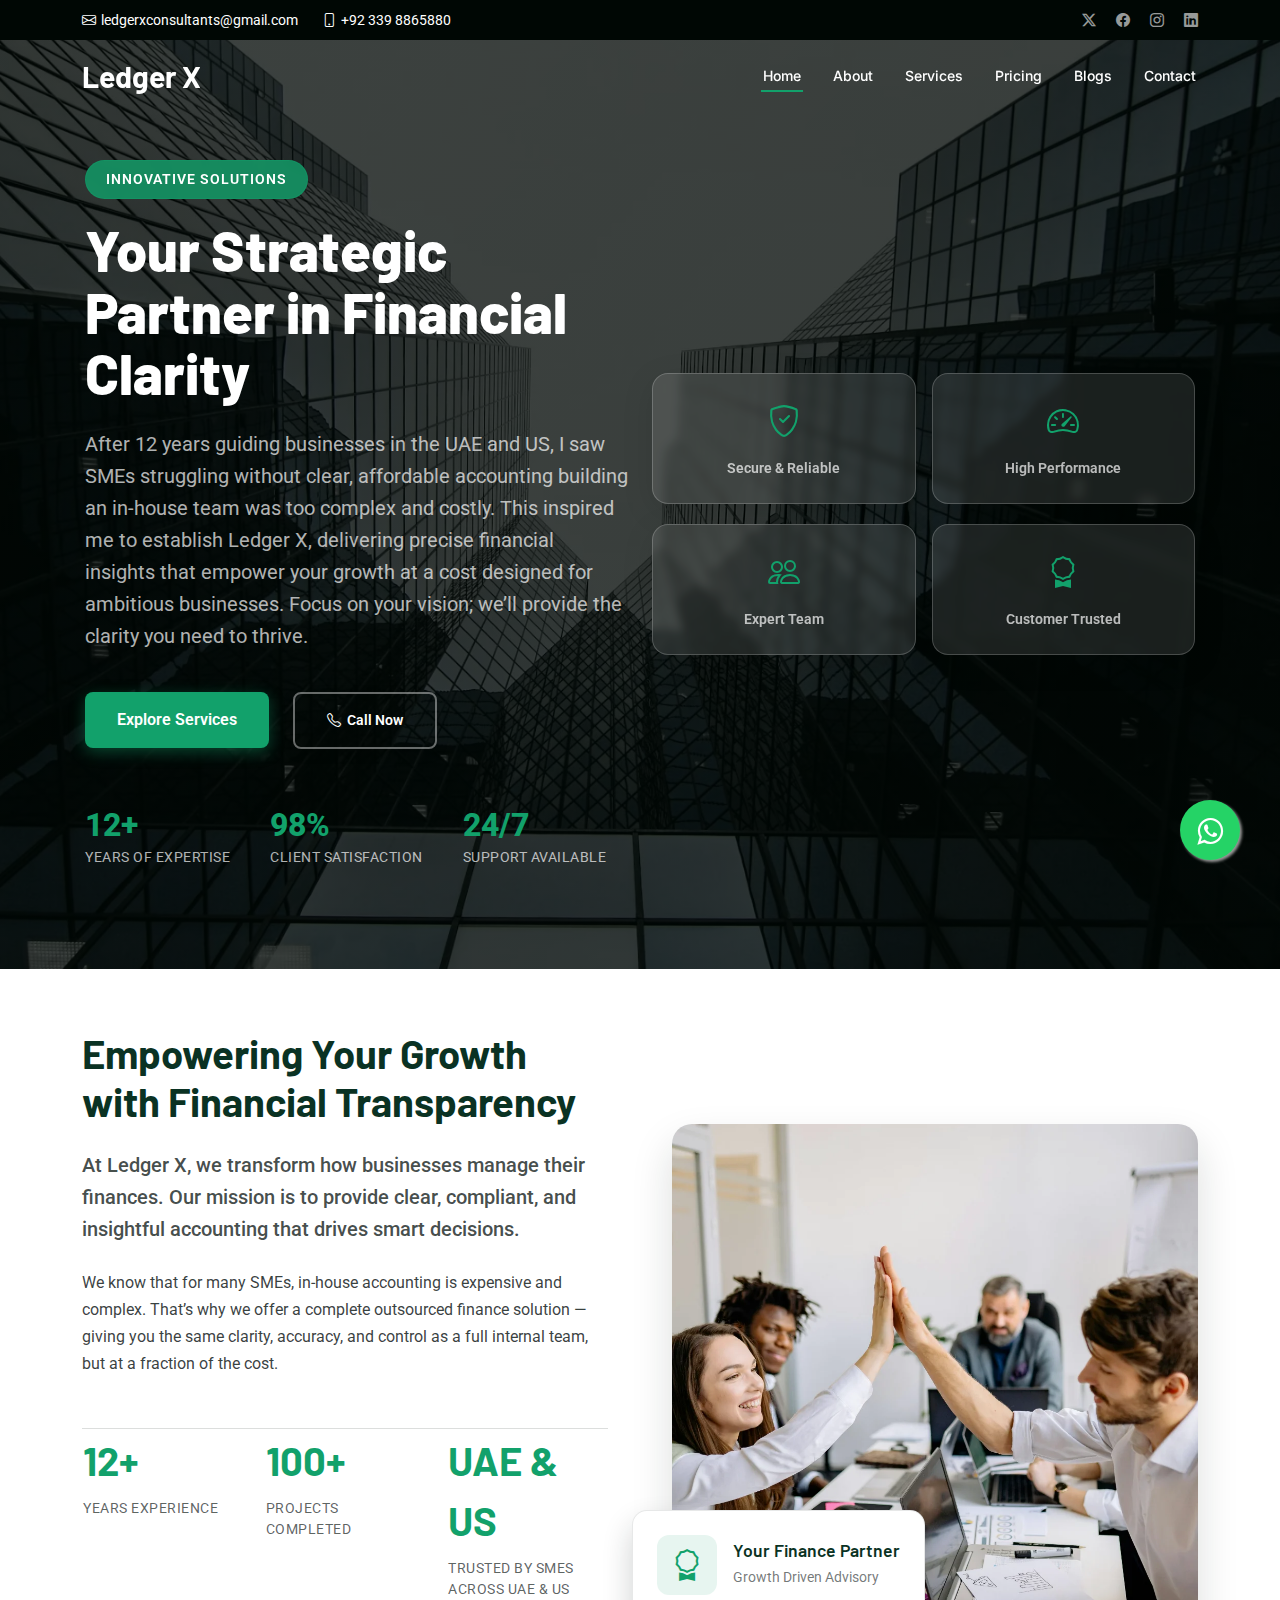
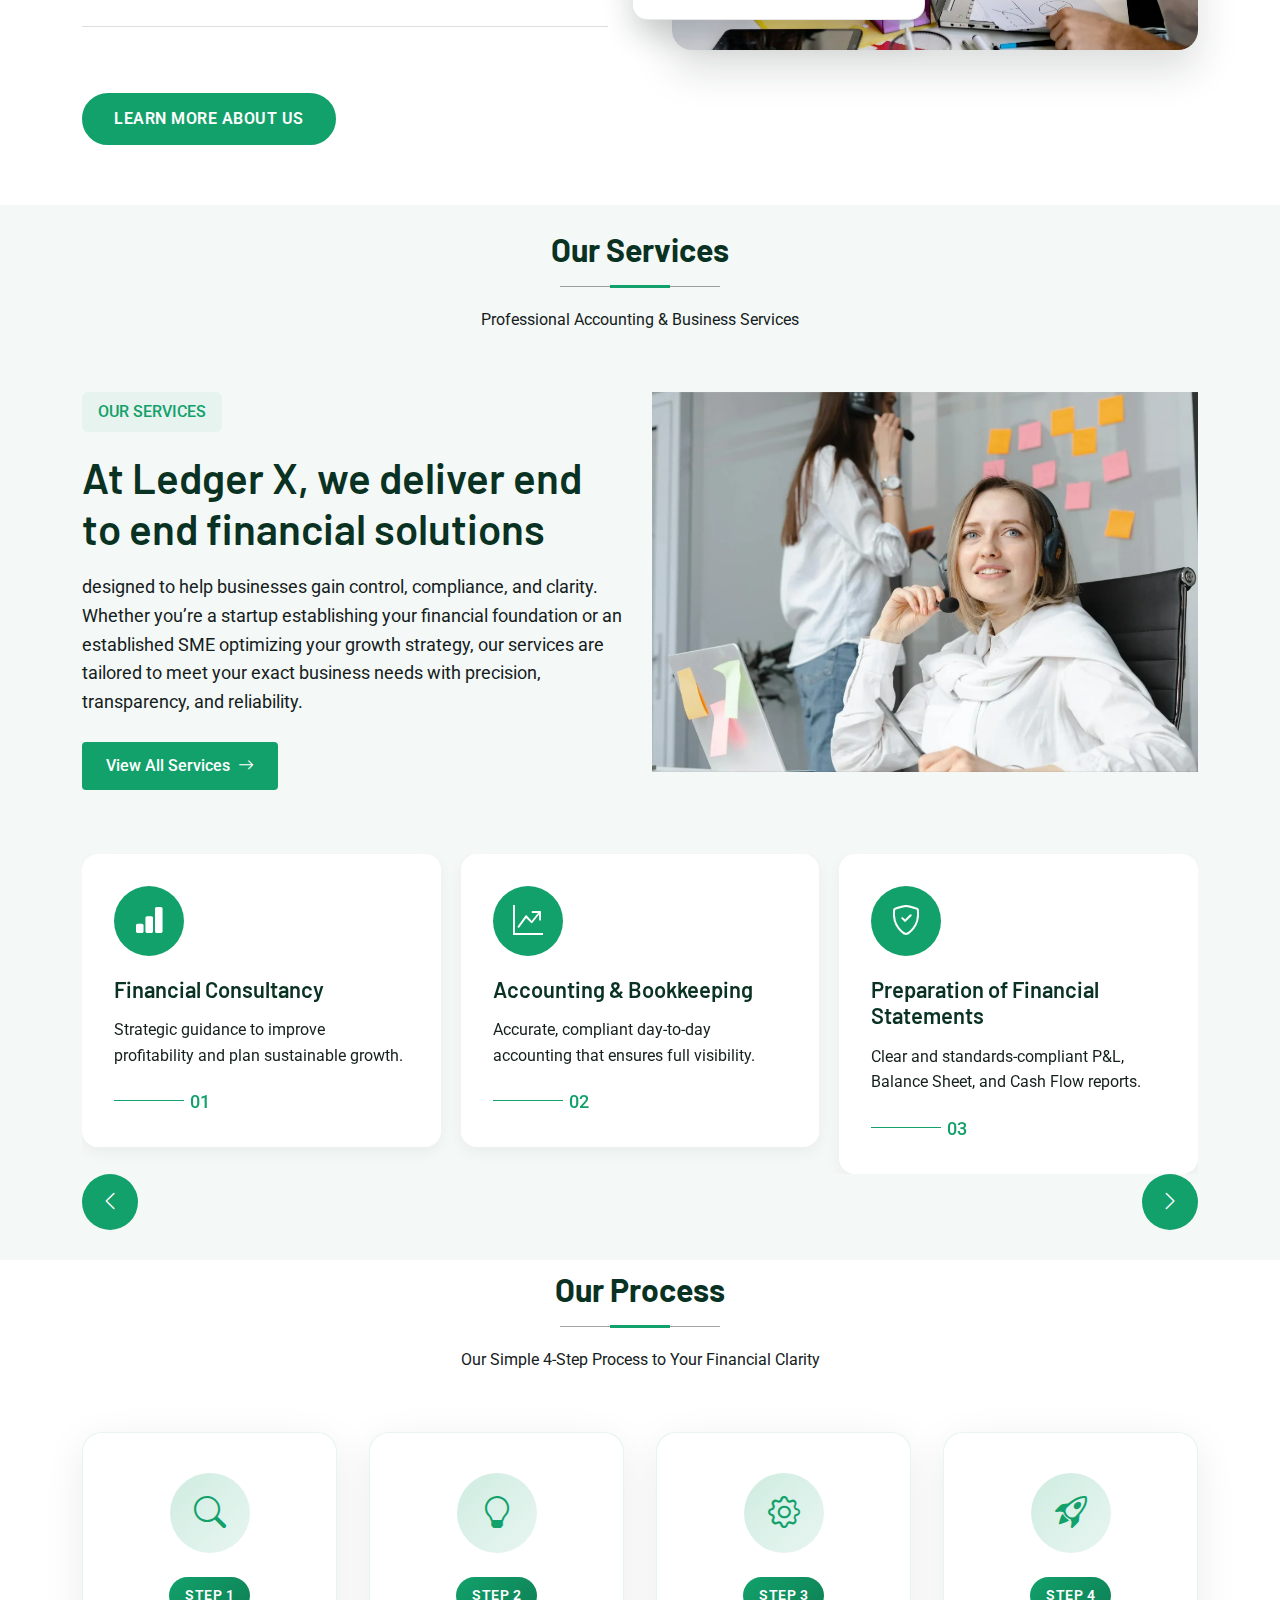
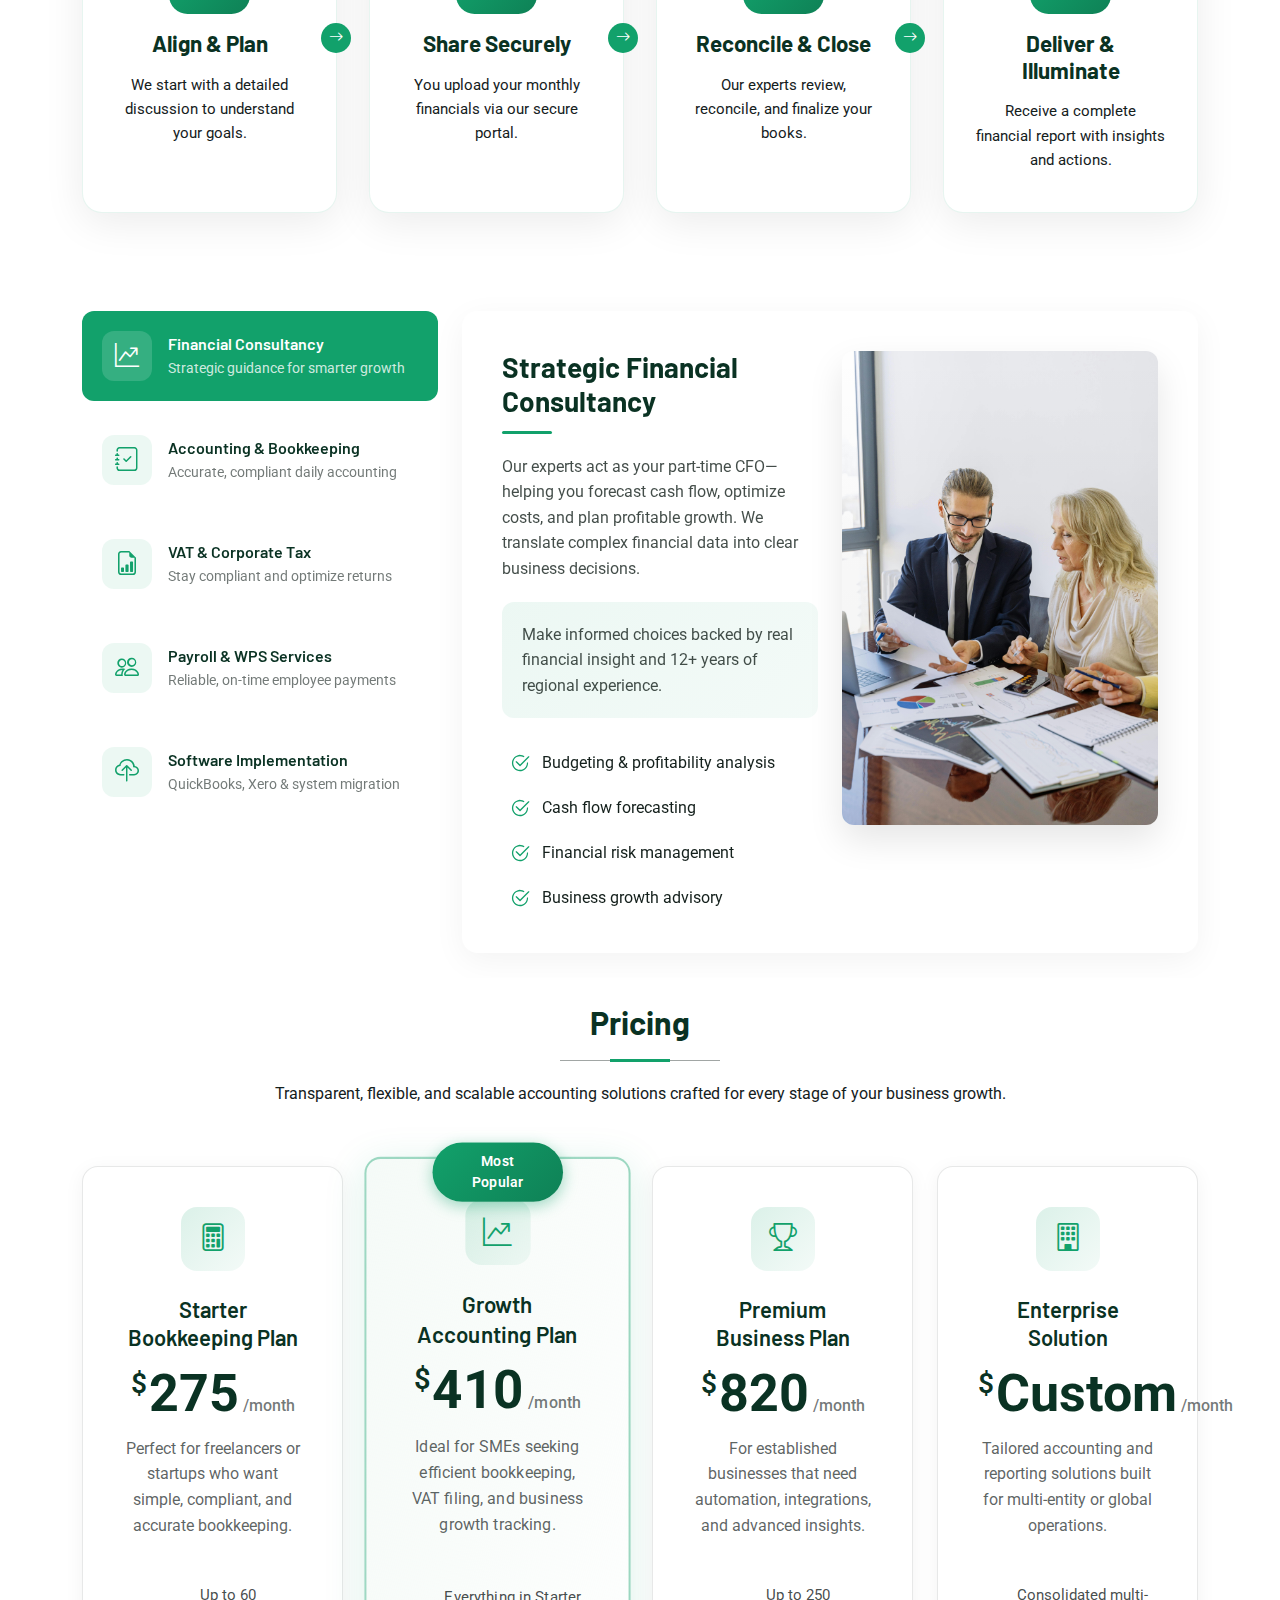
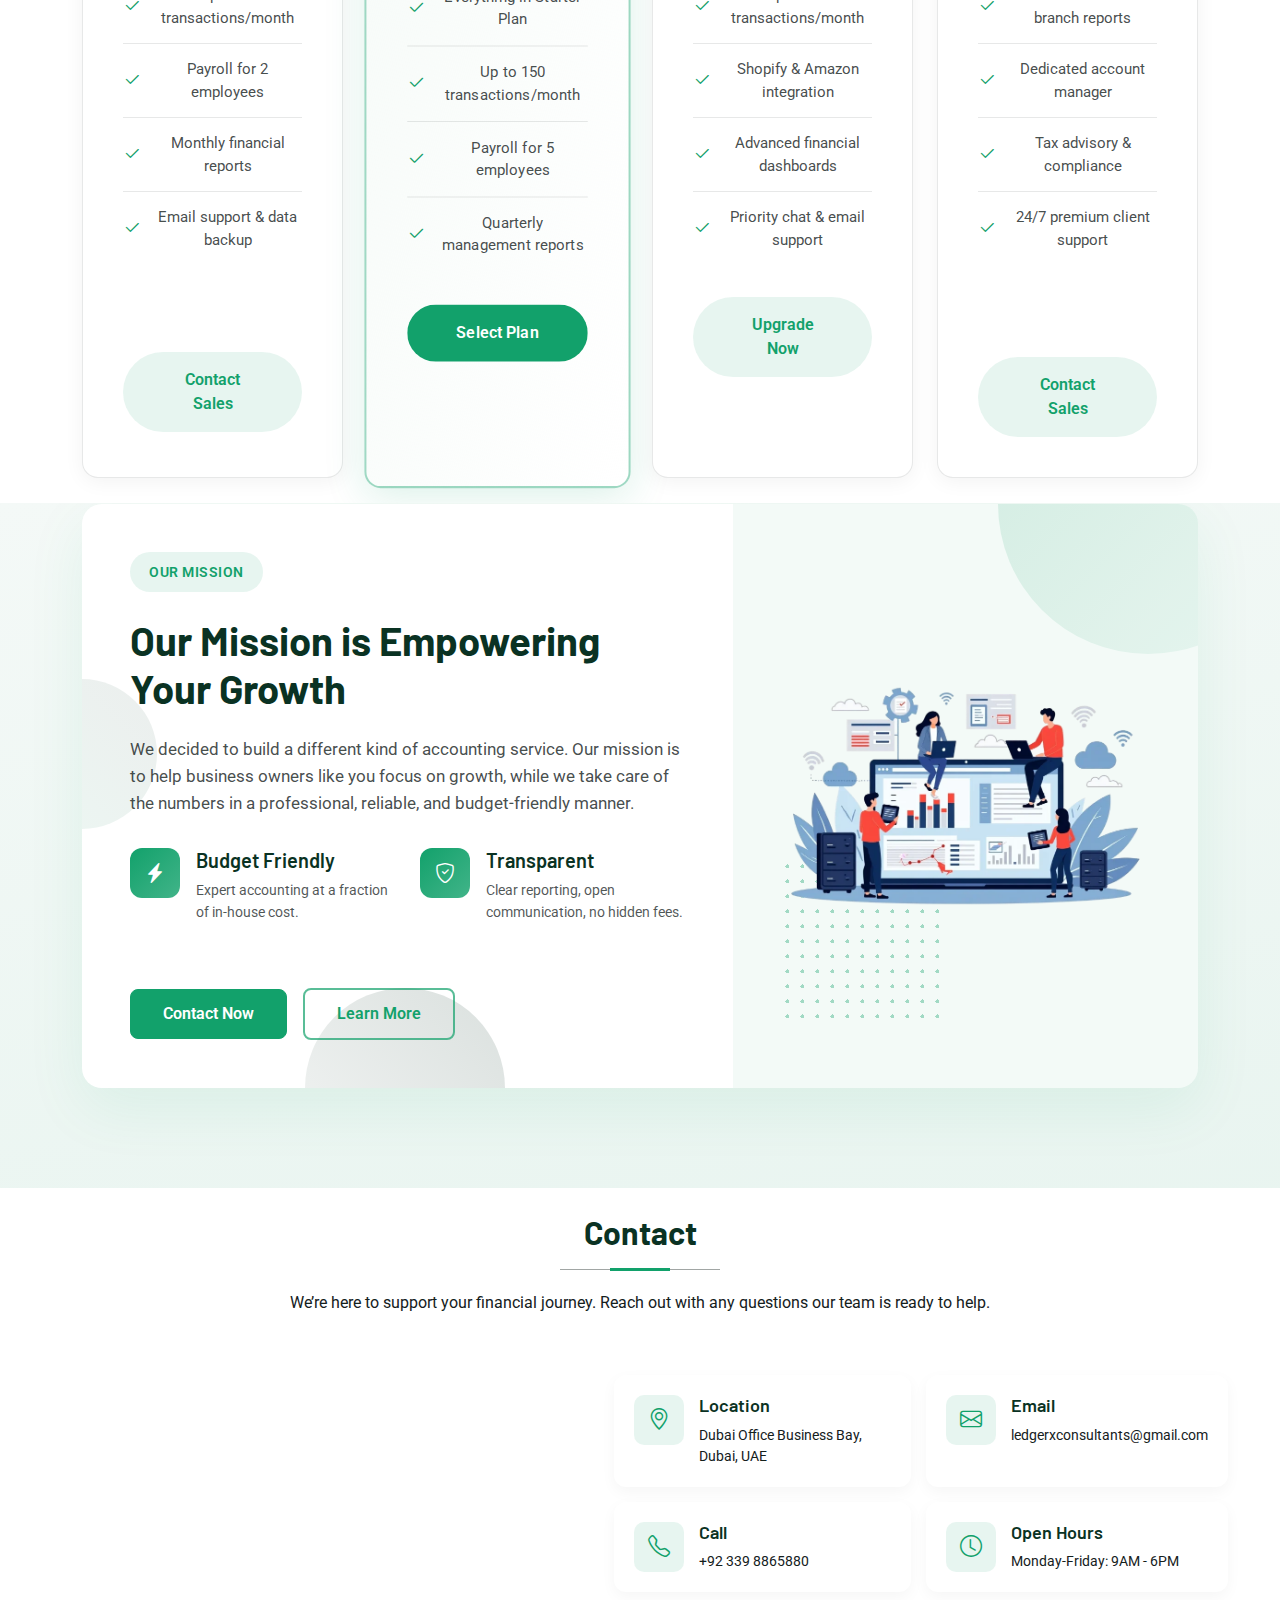
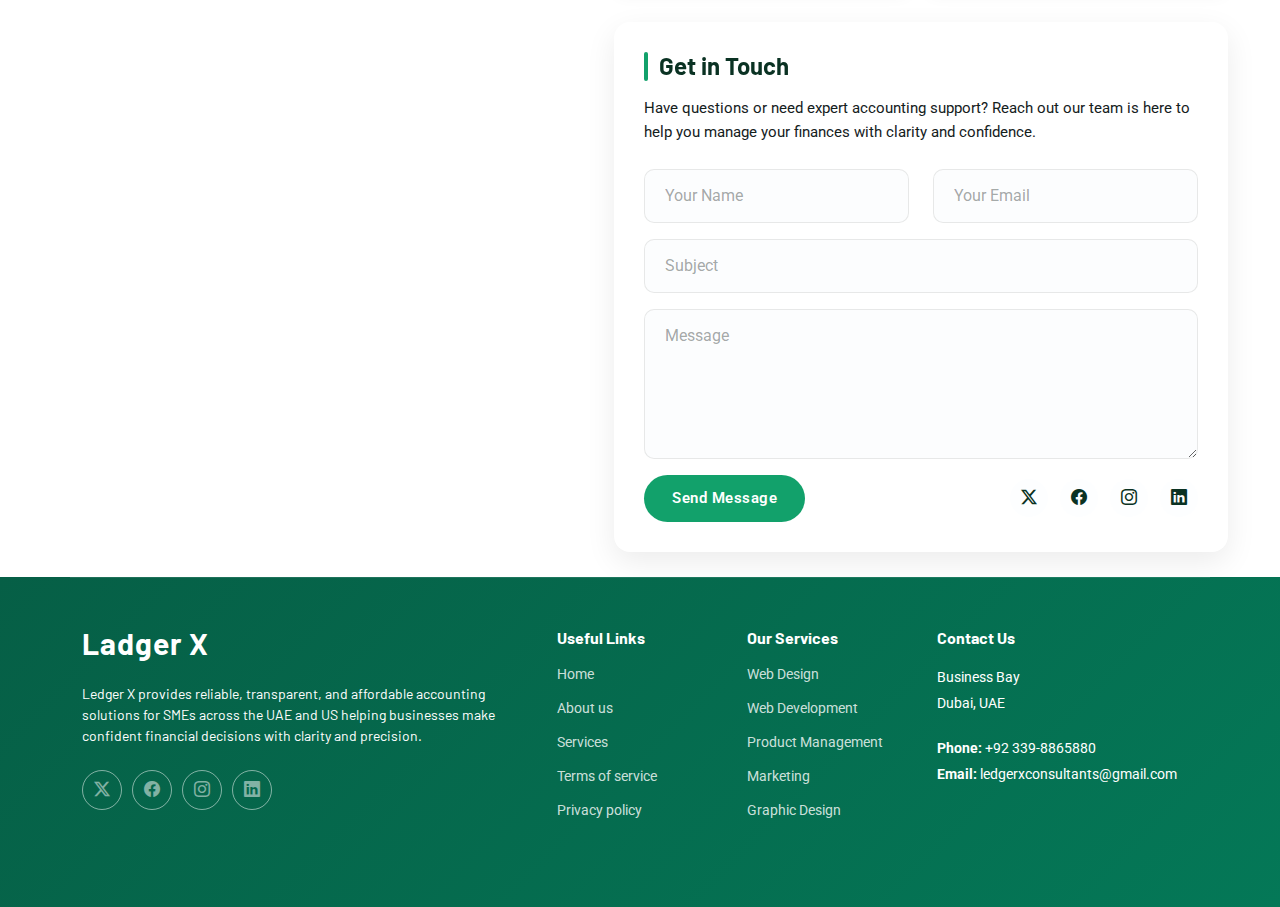
<file: index.html>
<!DOCTYPE html>
<html lang="en">

<head>
  <meta charset="utf-8">
  <meta content="width=device-width, initial-scale=1.0" name="viewport">
  <title>Ledger X</title>
  <meta name="description" content="">
  <meta name="keywords" content="">

  <!-- Favicons -->
  <link href="assets/img/favicon.png" rel="icon">
  <link href="assets/img/apple-touch-icon.png" rel="apple-touch-icon">

  <!-- Fonts -->
  <link href="https://fonts.googleapis.com" rel="preconnect">
  <link href="https://fonts.gstatic.com" rel="preconnect" crossorigin>
  <link href="https://fonts.googleapis.com/css2?family=Roboto:ital,wght@0,100;0,300;0,400;0,500;0,700;0,900;1,100;1,300;1,400;1,500;1,700;1,900&family=Inter:wght@100;200;300;400;500;600;700;800;900&family=Barlow:ital,wght@0,100;0,200;0,300;0,400;0,500;0,600;0,700;0,800;0,900;1,100;1,200;1,300;1,400;1,500;1,600;1,700;1,800;1,900&display=swap" rel="stylesheet">

  <!-- Vendor CSS Files -->
  <link href="assets/vendor/bootstrap/css/bootstrap.min.css" rel="stylesheet">
  <link href="assets/vendor/bootstrap-icons/bootstrap-icons.css" rel="stylesheet">
  <link href="assets/vendor/glightbox/css/glightbox.min.css" rel="stylesheet">
  <link href="assets/vendor/swiper/swiper-bundle.min.css" rel="stylesheet">
  <link
  rel="stylesheet"
  href="https://cdnjs.cloudflare.com/ajax/libs/font-awesome/4.7.0/css/font-awesome.min.css"
/>
  <!-- Main CSS File -->
  <link href="assets/css/main.css" rel="stylesheet">

<style>
.float {
  position: fixed;
  width: 60px;
  height: 60px;
  bottom: 40px;
  right: 40px;
  background-color: #25d366;
  color: #FFF;
  border-radius: 50%;
  text-align: center;
  font-size: 30px;
  box-shadow: 2px 2px 3px #999;
  z-index: 100;
  transition: all 0.3s ease;
}

.float:hover {
  background-color: white;
  transform: scale(1.1);
}

.my-float {
  margin-top: 16px;
}
</style>


</head>

<body class="index-page">

  <header id="header" class="header fixed-top">

    <div class="topbar d-flex align-items-center dark-background">
      <div class="container d-flex justify-content-center justify-content-md-between">
        <div class="contact-info d-flex align-items-center">
          <i class="bi bi-envelope d-flex align-items-center"><a href="mailto:contact@example.com">ledgerxconsultants@gmail.com</a></i>
          <i class="bi bi-phone d-flex align-items-center ms-4"><span>+92 339 8865880</span></i>
        </div>
        <div class="social-links d-none d-md-flex align-items-center">
          <a href="https://x.com/x_consultants" class="twitter"><i class="bi bi-twitter-x"></i></a>
          <a href="https://www.facebook.com/profile.php?id=61581501786151" class="facebook"><i class="bi bi-facebook"></i></a>
          <a href="https://www.instagram.com/ledger_x_consultants/" class="instagram"><i class="bi bi-instagram"></i></a>
          <a href="#" class="linkedin"><i class="bi bi-linkedin"></i></a>
        </div>
      </div>
    </div><!-- End Top Bar -->

    <div class="branding d-flex align-items-cente">

      <div class="container position-relative d-flex align-items-center justify-content-between">
        <a href="index.html" class="logo d-flex align-items-center">
          <!-- Uncomment the line below if you also wish to use an image logo -->
          <!-- <img src="assets/img/logo.webp" alt=""> -->
          <h1 class="sitename">Ledger X</h1>
        </a>

        <nav id="navmenu" class="navmenu">
          <ul>
            <li><a href="" class="active">Home</a></li>
            <li><a href="about.html">About</a></li>
            <li><a href="server.html">Services</a></li>
            <li><a href="price.html">Pricing</a></li>
            <li><a href="blog.php">Blogs</a></li>
      
            <!-- <li class="dropdown"><a href="#"><span>Dropdown</span> <i class="bi bi-chevron-down toggle-dropdown"></i></a>
              <ul>
                <li><a href="#">Dropdown 1</a></li>
                <li class="dropdown"><a href="#"><span>Deep Dropdown</span> <i class="bi bi-chevron-down toggle-dropdown"></i></a>
                  <ul>
                    <li><a href="#">Deep Dropdown 1</a></li>
                    <li><a href="#">Deep Dropdown 2</a></li>
                    <li><a href="#">Deep Dropdown 3</a></li>
                    <li><a href="#">Deep Dropdown 4</a></li>
                    <li><a href="#">Deep Dropdown 5</a></li>
                  </ul>
                </li>
                <li><a href="#">Dropdown 2</a></li>
                <li><a href="#">Dropdown 3</a></li>
                <li><a href="#">Dropdown 4</a></li>
              </ul>
            </li> -->

            <li><a href="contact.html">Contact</a></li>

          </ul>
          <i class="mobile-nav-toggle d-xl-none bi bi-list"></i>
        </nav>

      </div>

    </div>

  </header>

  <main class="main">
    <!-- WhatsApp Floating Button -->
  <a href="https://api.whatsapp.com/send?phone=923398865880&text=Hi!%20I%20want%20to%20know%20more"
     class="float"
     target="_blank">
    <i class="fa fa-whatsapp my-float"></i>
  </a>

    <!-- Hero Section -->
    <section id="hero" class="hero section dark-background">

      <div class="hero-background">
        <img src="assets/img/bg/bg-14.webp" alt="" data-aos-duration="1000">
        <div class="overlay"></div>
      </div>

      <div class="container">
        <div class="row align-items-center">
          <div class="col-lg-6">
            <div class="hero-content">
              <span class="hero-badge">Innovative Solutions</span>
              <h1>Your Strategic Partner in Financial Clarity</h1>
              <p >After 12 years guiding businesses in the UAE and US, I saw SMEs struggling without clear, affordable accounting building an in-house team was too complex and costly. This inspired me to establish Ledger X, delivering precise financial insights that empower your growth at a cost designed for ambitious businesses. Focus on your vision; we’ll provide the clarity you need to thrive.</p>
              <div class="hero-actions">
                <a href="server.html#services-list" class="btn-primary">Explore Services</a>
                <a href="tel:+155895548855" class="btn-secondary">
                  <i class="bi bi-telephone"></i>
                  Call Now
                </a>
                </a>
              </div>
              <div class="hero-stats">
                <div class="stat-item">
                  <span class="stat-number">12+</span>
                  <span class="stat-label">Years of Expertise</span>
                </div>
                <div class="stat-item">
                  <span class="stat-number">98%</span>
                  <span class="stat-label">Client Satisfaction</span>
                </div>
                <div class="stat-item">
                  <span class="stat-number">24/7</span>
                  <span class="stat-label">Support Available</span>
                </div>
              </div>
            </div>
          </div>
          <div class="col-lg-6">
            <div class="hero-visual">
              <div class="row g-3">
                <div class="col-6">
                  <div class="feature-card">
                    <i class="bi bi-shield-check"></i>
                    <span>Secure &amp; Reliable</span>
                  </div>
                  <div class="feature-card">
                    <i class="bi bi-people"></i>
                    <span>Expert Team</span>
                  </div>
                </div>
                <div class="col-6">
                  <div class="feature-card">
                    <i class="bi bi-speedometer2"></i>
                    <span>High Performance</span>
                  </div>
                  <div class="feature-card">
                    <i class="bi bi-award"></i>
                    <span>Customer Trusted</span>
                  </div>
                </div>
              </div>
            </div>
          </div>
        </div>
      </div>

    </section>
    <!-- /Hero Section -->

    <!-- About Section -->
    <section id="about" class="about section">

      <div class="container">

        <div class="row align-items-center">
          <div class="col-lg-6">
            <div class="content">
              <h2>Empowering Your Growth with Financial Transparency</h2>
              <p class="lead">At Ledger X, we transform how businesses manage their finances. Our mission is to provide clear, compliant, and insightful accounting that drives smart decisions.</p>
              <p>We know that for many SMEs, in-house accounting is expensive and complex. That’s why we offer a complete outsourced finance solution — giving you the same clarity, accuracy, and control as a full internal team, but at a fraction of the cost.</p>
            
              <div class="stats-container">
                <div class="row">
                  <div class="col-md-4">
                    <div class="stat-item">
                      <div class="number">12+</div>
                      <div class="label">Years Experience</div>
                    </div>
                  </div>
                  <div class="col-md-4">
                    <div class="stat-item">
                      <div class="number">100+</div>
                      <div class="label">Projects Completed</div>
                    </div>
                  </div>
                  <div class="col-md-4">
                    <div class="stat-item">
                      <div class="number">UAE & US</div>
                      <div class="label">Trusted by SMEs Across UAE & US</div>
                    </div>
                  </div>
                </div>
              </div>

              <div class="cta-wrapper">
                <a href="about.html#our-story" class="btn btn-primary mt-3">Learn More About Us</a>
                <!-- <a href="#team" class="btn btn-outline">Meet Our Team</a> -->
              </div>
            </div>
          </div>

          <div class="col-lg-6">
            <div class="image-wrapper">
              <img src="assets/img/about/about-square-8.webp" alt="About Us" class="img-fluid main-image">
              <div class="floating-card">
                <div class="card-content">
                  <i class="bi bi-award"></i>
                  <div class="text">
                    <h5>Your Finance Partner</h5>
                    <span>Growth Driven Advisory</span>
                  </div>
                </div>
              </div>
            </div>
          </div>
        </div>

      </div>

    </section><!-- /About Section -->

    <!-- Clients Section -->
    <!-- <section id="clients" class="clients section">

      <div>

        <div class="clients-slider swiper init-swiper">
          <script type="application/json" class="swiper-config">
            {
              "loop": true,
              "speed": 6000,
              "autoplay": {
                "delay": 1,
                "disableOnInteraction": false
              },
              "centeredSlides": true,
              "slideToClickedSlide": true,
              "slidesPerView": "auto",
              "spaceBetween": 40,
              "breakpoints": {
                "320": {
                  "slidesPerView": 2,
                  "spaceBetween": 20
                },
                "640": {
                  "slidesPerView": 3,
                  "spaceBetween": 20
                },
                "992": {
                  "slidesPerView": 4,
                  "spaceBetween": 30
                },
                "1200": {
                  "slidesPerView": 6,
                  "spaceBetween": 40
                }
              }
            }
          </script>

          <div class="swiper-wrapper">
            <div class="swiper-slide">
              <div class="client-logo">
                <img src="assets/img/clients/clients-1.webp" class="img-fluid" alt="">
              </div> -->
            <!-- </div>End Client Item -->

            <!-- <div class="swiper-slide">
              <div class="client-logo">
                <img src="assets/img/clients/clients-2.webp" class="img-fluid" alt="">
              </div>
            </div> -->
            <!-- End Client Item -->

            <!-- <div class="swiper-slide">
              <div class="client-logo">
                <img src="assets/img/clients/clients-3.webp" class="img-fluid" alt="">
              </div>
            </div> -->
            <!-- End Client Item -->

            <!-- <div class="swiper-slide">
              <div class="client-logo">
                <img src="assets/img/clients/clients-4.webp" class="img-fluid" alt="">
              </div>
            </div> -->
            <!-- End Client Item -->

            <!-- <div class="swiper-slide">
              <div class="client-logo">
                <img src="assets/img/clients/clients-5.webp" class="img-fluid" alt="">
              </div>
            </div> -->
            <!-- End Client Item -->

            <!-- <div class="swiper-slide">
              <div class="client-logo">
                <img src="assets/img/clients/clients-6.webp" class="img-fluid" alt="">
              </div>
            </div> -->
            <!-- End Client Item -->

            <!-- <div class="swiper-slide">
              <div class="client-logo">
                <img src="assets/img/clients/clients-1.webp" class="img-fluid" alt="">
              </div>
            </div> -->
            <!-- End Client Item -->

            <!-- <div class="swiper-slide">
              <div class="client-logo">
                <img src="assets/img/clients/clients-2.webp" class="img-fluid" alt="">
              </div>
            </div> -->
            <!-- End Client Item -->

            <!-- <div class="swiper-slide">
              <div class="client-logo">
                <img src="assets/img/clients/clients-3.webp" class="img-fluid" alt="">
              </div>
            </div> -->
            <!-- End Client Item -->

            <!-- <div class="swiper-slide">
              <div class="client-logo">
                <img src="assets/img/clients/clients-4.webp" class="img-fluid" alt="">
              </div>
            </div> -->
            <!-- End Client Item -->

            <!-- <div class="swiper-slide">
              <div class="client-logo">
                <img src="assets/img/clients/clients-5.webp" class="img-fluid" alt="">
              </div>
            </div> -->
            <!-- End Client Item -->

            <!-- <div class="swiper-slide">
              <div class="client-logo">
                <img src="assets/img/clients/clients-6.webp" class="img-fluid" alt="">
              </div>
            </div> -->
            <!-- End Client Item -->

          <!-- </div>

        </div>

      </div>

    </section> -->
    <!-- /Clients Section -->

    <!-- Featured Services Section -->
    <section id="featured-services" class="featured-services section light-background">

      <!-- Section Title -->
      <div class="container section-title">
        <h2>Our Services</h2>
        <p>Professional Accounting & Business Services</p>
      </div><!-- End Section Title -->

      <div class="container">

        <div class="row">
          <div class="col-lg-6">
            <div class="services-content" data-aos-duration="900">
              <span class="subtitle">Our Services</span>
              <h2>At Ledger X, we deliver end to end financial solutions</h2>
              <p data-aos-duration="800">designed to help businesses gain control, compliance, and clarity. Whether you’re a startup establishing your financial foundation or an established SME optimizing your growth strategy, our services are tailored to meet your exact business needs with precision, transparency, and reliability.</p>
              <div class="mt-4" data-aos-duration="1100">
                <a href="server.html#services-list" class="btn-consultation"><span>View All Services</span><i class="bi bi-arrow-right"></i></a>
              </div>
            </div>
          </div>
          <div class="col-lg-6">
            <div class="services-image">
              <img src="assets/img/services/services-9.webp" alt="Business Services" class="img-fluid">
              <!-- <div class="shape-circle"></div>
              <div class="shape-accent"></div> -->
            </div>
          </div>
        </div>

        <div class="row mt-5" data-aos-duration="1000">
          <div class="col-12">
            <div class="services-slider swiper init-swiper">
              <script type="application/json" class="swiper-config">
                {
                  "slidesPerView": 3,
                  "spaceBetween": 20,
                  "loop": true,
                  "speed": 600,
                  "autoplay": {
                    "delay": 5000
                  },
                  "navigation": {
                    "nextEl": ".swiper-nav-next",
                    "prevEl": ".swiper-nav-prev"
                  },
                  "breakpoints": {
                    "320": {
                      "slidesPerView": 1
                    },
                    "768": {
                      "slidesPerView": 2
                    },
                    "992": {
                      "slidesPerView": 3
                    }
                  }
                }
              </script>
              <div class="swiper-wrapper">

                <div class="swiper-slide">
                  <div class="service-card">
                    <div class="icon-box">
                      <i class="bi bi-bar-chart-fill"></i>
                    </div>
                    <a href="server.html" class="arrow-link"><i class="bi bi-arrow-right"></i></a>
                    <div class="content">
                      <h4><a href="server.html">Financial Consultancy</a></h4>
                      <p>Strategic guidance to improve profitability and plan sustainable growth.</p>
                      <div class="service-number">01</div>
                    </div>
                  </div>
                </div>

                <div class="swiper-slide">
                  <div class="service-card">
                    <div class="icon-box">
                      <i class="bi bi-graph-up-arrow"></i>
                    </div>
                    <a href="server.html" class="arrow-link"><i class="bi bi-arrow-right"></i></a>
                    <div class="content">
                      <h4><a href="server.html">Accounting & Bookkeeping</a></h4>
                      <p>Accurate, compliant day-to-day accounting that ensures full visibility.</p>
                      <div class="service-number">02</div>
                    </div>
                  </div>
                </div>

                <div class="swiper-slide">
                  <div class="service-card">
                    <div class="icon-box">
                      <i class="bi bi-shield-check"></i>
                    </div>
                    <a href="server.html" class="arrow-link"><i class="bi bi-arrow-right"></i></a>
                    <div class="content">
                      <h4><a href="server.html">Preparation of Financial Statements</a></h4>
                      <p>Clear and standards-compliant P&L, Balance Sheet, and Cash Flow reports.</p>
                      <div class="service-number">03</div>
                    </div>
                  </div>
                </div>

                <div class="swiper-slide">
                  <div class="service-card">
                    <div class="icon-box">
                      <i class="bi bi-lightbulb-fill"></i>
                    </div>
                    <a href="server.html" class="arrow-link"><i class="bi bi-arrow-right"></i></a>
                    <div class="content">
                      <h4><a href="server.html">WPS Payroll Services</a></h4>
                      <p>Manage and file UAE-compliant payrolls, avoiding costly penalties.</p>
                      <div class="service-number">04</div>
                    </div>
                  </div>
                </div>

                <div class="swiper-slide">
                  <div class="service-card">
                    <div class="icon-box">
                      <i class="bi bi-people-fill"></i>
                    </div>
                    <a href="server.html" class="arrow-link"><i class="bi bi-arrow-right"></i></a>
                    <div class="content">
                      <h4><a href="server.html">VAT Preparation & Filing</a></h4>
                      <p>Complete VAT management from registration to submission.</p>
                      <div class="service-number">05</div>
                    </div>
                  </div>
                </div>

                 <div class="swiper-slide">
                  <div class="service-card">
                    <div class="icon-box">
                      <i class="bi bi-people-fill"></i>
                    </div>
                    <a href="server.html" class="arrow-link"><i class="bi bi-arrow-right"></i></a>
                    <div class="content">
                      <h4><a href="server.html">Corporate Tax Services</a></h4>
                      <p>Stay compliant and plan ahead under new UAE corporate tax regulations.</p>
                      <div class="service-number">06</div>
                    </div>
                  </div>
                </div>

                 <div class="swiper-slide">
                  <div class="service-card">
                    <div class="icon-box">
                      <i class="bi bi-people-fill"></i>
                    </div>
                    <a href="server.html" class="arrow-link"><i class="bi bi-arrow-right"></i></a>
                    <div class="content">
                      <h4><a href="server.html">Internal Audit Services</a></h4>
                      <p>Independent reviews to enhance internal controls and efficiency.</p>
                      <div class="service-number">07</div>
                    </div>
                  </div>
                </div>

                 <div class="swiper-slide">
                  <div class="service-card">
                    <div class="icon-box">
                      <i class="bi bi-people-fill"></i>
                    </div>
                    <a href="server.html" class="arrow-link"><i class="bi bi-arrow-right"></i></a>
                    <div class="content">
                      <h4><a href="server.html">Software Implementation & Migration</a></h4>
                      <p>Migrate smoothly to cloud-based accounting like QuickBooks or Xero.</p>
                      <div class="service-number">08</div>
                    </div>
                  </div>
                </div>

              </div>
            </div>
          </div>
        </div>

        <div class="row">
          <div class="col-12">
            <div class="swiper-navigation">
              <button class="swiper-nav-prev"><i class="bi bi-chevron-left"></i></button>
              <button class="swiper-nav-next"><i class="bi bi-chevron-right"></i></button>
            </div>
          </div>
        </div>

      </div>

    </section><!-- /Featured Services Section -->

    <!-- How We Work Section -->
    <section id="how-we-work" class="how-we-work section">

      <!-- Section Title -->
      <div class="container section-title">
        <h2>Our Process</h2>
        <p>Our Simple 4-Step Process to Your Financial Clarity</p>
      </div><!-- End Section Title -->

      <div class="container">

        <div class="steps-grid">
          <div class="step-card">
            <div class="step-icon">
              <i class="bi bi-search"></i>
            </div>
            <div class="step-number">Step 1</div>
            <h3>Align &amp; Plan</h3>
            <p>We start with a detailed discussion to understand your goals.</p>
            <div class="step-arrow">
              <i class="bi bi-arrow-right"></i>
            </div>
          </div>

          <div class="step-card">
            <div class="step-icon">
              <i class="bi bi-lightbulb"></i>
            </div>
            <div class="step-number">Step 2</div>
            <h3>Share Securely</h3>
            <p>You upload your monthly financials via our secure portal.</p>
            <div class="step-arrow">
              <i class="bi bi-arrow-right"></i>
            </div>
          </div>

          <div class="step-card">
            <div class="step-icon">
              <i class="bi bi-gear"></i>
            </div>
            <div class="step-number">Step 3</div>
            <h3>Reconcile & Close</h3>
            <p>Our experts review, reconcile, and finalize your books.</p>
            <div class="step-arrow">
              <i class="bi bi-arrow-right"></i>
            </div>
          </div>

          <div class="step-card">
            <div class="step-icon">
              <i class="bi bi-rocket-takeoff"></i>
            </div>
            <div class="step-number">Step 4</div>
            <h3>Deliver &amp; Illuminate</h3>
            <p>Receive a complete financial report with insights and actions.</p>
          </div>
        </div>

      </div>

    </section><!-- /How We Work Section -->

   <!-- Features Section -->
<section id="features" class="features section">
  <div class="container">
    <div class="row g-4">
      <!-- Left Navigation Tabs -->
      <div class="col-lg-4">
        <ul class="nav nav-tabs flex-column" role="tablist">
          <li class="nav-item">
            <a class="nav-link active" data-bs-toggle="tab" data-bs-target="#features-tab-1" role="tab">
              <div class="d-flex align-items-center">
                <div class="icon-box"><i class="bi bi-graph-up-arrow"></i></div>
                <div class="ms-3">
                  <h4>Financial Consultancy</h4>
                  <p>Strategic guidance for smarter growth</p>
                </div>
              </div>
            </a>
          </li>
          <li class="nav-item">
            <a class="nav-link" data-bs-toggle="tab" data-bs-target="#features-tab-2" role="tab">
              <div class="d-flex align-items-center">
                <div class="icon-box"><i class="bi bi-journal-check"></i></div>
                <div class="ms-3">
                  <h4>Accounting & Bookkeeping</h4>
                  <p>Accurate, compliant daily accounting</p>
                </div>
              </div>
            </a>
          </li>
          <li class="nav-item">
            <a class="nav-link" data-bs-toggle="tab" data-bs-target="#features-tab-3" role="tab">
              <div class="d-flex align-items-center">
                <div class="icon-box"><i class="bi bi-file-earmark-bar-graph"></i></div>
                <div class="ms-3">
                  <h4>VAT & Corporate Tax</h4>
                  <p>Stay compliant and optimize returns</p>
                </div>
              </div>
            </a>
          </li>
          <li class="nav-item">
            <a class="nav-link" data-bs-toggle="tab" data-bs-target="#features-tab-4" role="tab">
              <div class="d-flex align-items-center">
                <div class="icon-box"><i class="bi bi-people"></i></div>
                <div class="ms-3">
                  <h4>Payroll & WPS Services</h4>
                  <p>Reliable, on-time employee payments</p>
                </div>
              </div>
            </a>
          </li>
          <li class="nav-item">
            <a class="nav-link" data-bs-toggle="tab" data-bs-target="#features-tab-5" role="tab">
              <div class="d-flex align-items-center">
                <div class="icon-box"><i class="bi bi-cloud-upload"></i></div>
                <div class="ms-3">
                  <h4>Software Implementation</h4>
                  <p>QuickBooks, Xero & system migration</p>
                </div>
              </div>
            </a>
          </li>
        </ul>
      </div>

      <!-- Right Tab Content -->
      <div class="col-lg-8">
        <div class="tab-content">
          <!-- Financial Consultancy -->
          <div class="tab-pane fade active show" id="features-tab-1" role="tabpanel">
            <div class="content-box">
              <div class="row g-4">
                <div class="col-lg-6">
                  <h3>Strategic Financial Consultancy</h3>
                  <p>Our experts act as your part-time CFO—helping you forecast cash flow, optimize costs, and plan profitable growth. We translate complex financial data into clear business decisions.</p>
                  <p class="highlight">Make informed choices backed by real financial insight and 12+ years of regional experience.</p>
                  <ul class="features-list">
                    <li><i class="bi bi-check2-circle"></i> Budgeting & profitability analysis</li>
                    <li><i class="bi bi-check2-circle"></i> Cash flow forecasting</li>
                    <li><i class="bi bi-check2-circle"></i> Financial risk management</li>
                    <li><i class="bi bi-check2-circle"></i> Business growth advisory</li>
                  </ul>
                </div>
                <div class="col-lg-6">
                  <div class="image-box">
                    <img src="assets/img/1.jpg" alt="Financial" class="img-fluid" loading="lazy">
                  </div>
                </div>
              </div>
            </div>
          </div>

          <!-- Accounting & Bookkeeping -->
          <div class="tab-pane fade" id="features-tab-2" role="tabpanel">
            <div class="content-box">
              <div class="row g-4">
                <div class="col-lg-6">
                  <h3>Accurate Accounting & Bookkeeping</h3>
                  <p>Ledger X keeps your financial records organized, reconciled, and compliant. From data entry to monthly closings, we ensure your books reflect true business health.</p>
                  <p class="highlight">Enjoy peace of mind knowing every transaction is tracked and reconciled to perfection.</p>
                  <ul class="features-list">
                    <li><i class="bi bi-check2-circle"></i> Daily transaction recording</li>
                    <li><i class="bi bi-check2-circle"></i> Bank & account reconciliation</li>
                    <li><i class="bi bi-check2-circle"></i> Monthly financial statements</li>
                    <li><i class="bi bi-check2-circle"></i> IFRS-compliant reporting</li>
                  </ul>
                </div>
                <div class="col-lg-6">
                  <div class="image-box">
                    <img src="assets/img/2.jpg" alt="Bookkeeping Service" class="img-fluid" loading="lazy">
                  </div>
                </div>
              </div>
            </div>
          </div>

          <!-- VAT & Corporate Tax -->
          <div class="tab-pane fade" id="features-tab-3" role="tabpanel">
            <div class="content-box">
              <div class="row g-4">
                <div class="col-lg-6">
                  <h3>VAT & Corporate Tax Compliance</h3>
                  <p>Our tax specialists simplify UAE VAT and Corporate Tax filing—ensuring accurate returns, maximum input claims, and zero penalties. Stay compliant while optimizing your tax position.</p>
                  <p class="highlight">From registration to filing, Ledger X handles it all—accurately, on time, every time.</p>
                  <ul class="features-list">
                    <li><i class="bi bi-check2-circle"></i> VAT registration & filing</li>
                    <li><i class="bi bi-check2-circle"></i> Corporate Tax planning</li>
                    <li><i class="bi bi-check2-circle"></i> Compliance documentation</li>
                    <li><i class="bi bi-check2-circle"></i> Expert FTA advisory</li>
                  </ul>
                </div>
                <div class="col-lg-6">
                  <div class="image-box">
                    <img src="assets/img/3.jpg" alt="Tax Compliance" class="img-fluid" loading="lazy">
                  </div>
                </div>
              </div>
            </div>
          </div>

          <!-- Payroll & WPS -->
          <div class="tab-pane fade" id="features-tab-4" role="tabpanel">
            <div class="content-box">
              <div class="row g-4">
                <div class="col-lg-6">
                  <h3>Payroll & WPS Management</h3>
                  <p>We manage your complete payroll cycle under UAE’s Wage Protection System—ensuring accuracy, compliance, and timely salary transfers.</p>
                  <p class="highlight">Keep your employees satisfied and your business penalty-free with our automated payroll solutions.</p>
                  <ul class="features-list">
                    <li><i class="bi bi-check2-circle"></i> WPS file generation & submission</li>
                    <li><i class="bi bi-check2-circle"></i> Employee salary calculations</li>
                    <li><i class="bi bi-check2-circle"></i> Payroll reports & payslips</li>
                    <li><i class="bi bi-check2-circle"></i> Compliance with UAE labor law</li>
                  </ul>
                </div>
                <div class="col-lg-6">
                  <div class="image-box">
                    <img src="assets/img/4.jpg" alt="Payroll WPS Service" class="img-fluid" loading="lazy">
                  </div>
                </div>
              </div>
            </div>
          </div>

          <!-- Software Implementation -->
          <div class="tab-pane fade" id="features-tab-5" role="tabpanel">
            <div class="content-box">
              <div class="row g-4">
                <div class="col-lg-6">
                  <h3>Cloud Accounting Software Setup</h3>
                  <p>Upgrade your accounting system with confidence. We implement or migrate to tools like QuickBooks Online, Xero, or Zoho Books—customized to your operations.</p>
                  <p class="highlight">Digitize your finance workflow and work smarter with real-time data and automation.</p>
                  <ul class="features-list">
                    <li><i class="bi bi-check2-circle"></i> Software selection & setup</li>
                    <li><i class="bi bi-check2-circle"></i> Data migration & testing</li>
                    <li><i class="bi bi-check2-circle"></i> Staff training & onboarding</li>
                    <li><i class="bi bi-check2-circle"></i> Ongoing technical support</li>
                  </ul>
                </div>
                <div class="col-lg-6">
                  <div class="image-box">
                    <img src="assets/img/5.jpg" alt="Accounting Software Implementation" class="img-fluid" loading="lazy">
                  </div>
                </div>
              </div>
            </div>
          </div>
        </div> <!-- End Tab Content -->
      </div>
    </div>
  </div>
</section>

<!-- Pricing Section -->
<section id="pricing" class="pricing section">
  <!-- Section Title -->
  <div class="container section-title">
    <h2>Pricing</h2>
    <p>Transparent, flexible, and scalable accounting solutions crafted for every stage of your business growth.</p>
  </div><!-- End Section Title -->

  <div class="container">
    <div class="row gy-4 justify-content-center">

      <!-- Starter Plan -->
      <div class="col-xl-3 col-lg-6 col-md-12">
        <div class="pricing-item">
          <div class="pricing-icon">
            <i class="bi bi-calculator"></i>
          </div>
          <h3>Starter Bookkeeping Plan</h3>
          <div class="price">
            <span class="currency">$</span>275<span class="period">/month</span>
          </div>
          <p class="description">Perfect for freelancers or startups who want simple, compliant, and accurate bookkeeping.</p>
          <ul class="features-list">
            <li><i class="bi bi-check2"></i>Up to 60 transactions/month</li>
            <li><i class="bi bi-check2"></i>Payroll for 2 employees</li>
            <li><i class="bi bi-check2"></i>Monthly financial reports</li>
            <li><i class="bi bi-check2"></i>Email support & data backup</li>
          </ul>
          <a href="price.html" class="btn-pricing" style="margin-top: 55px;">Contact Sales</a>
        </div>
      </div><!-- End Starter Plan -->

      <!-- Growth Plan -->
      <div class="col-xl-3 col-lg-6 col-md-12">
        <div class="pricing-item featured">
          <div class="pricing-badge">Most Popular</div>
          <div class="pricing-icon">
            <i class="bi bi-graph-up-arrow"></i>
          </div>
          <h3>Growth Accounting Plan</h3>
          <div class="price">
            <span class="currency">$</span>410<span class="period">/month</span>
          </div>
          <p class="description">Ideal for SMEs seeking efficient bookkeeping, VAT filing, and business growth tracking.</p>
          <ul class="features-list">
            <li><i class="bi bi-check2"></i>Everything in Starter Plan</li>
            <li><i class="bi bi-check2"></i>Up to 150 transactions/month</li>
            <li><i class="bi bi-check2"></i>Payroll for 5 employees</li>
            <li><i class="bi bi-check2"></i>Quarterly management reports</li>
          </ul>
          <a href="price.html" class="btn-pricing">Select Plan</a>
        </div>
      </div><!-- End Growth Plan -->

      <!-- Premium Plan -->
      <div class="col-xl-3 col-lg-6 col-md-12">
        <div class="pricing-item">
          <div class="pricing-icon">
            <i class="bi bi-trophy"></i>
          </div>
          <h3>Premium Business Plan</h3>
          <div class="price">
            <span class="currency">$</span>820<span class="period">/month</span>
          </div>
          <p class="description">For established businesses that need automation, integrations, and advanced insights.</p>
          <ul class="features-list">
            <li><i class="bi bi-check2"></i>Up to 250 transactions/month</li>
            <li><i class="bi bi-check2"></i>Shopify & Amazon integration</li>
            <li><i class="bi bi-check2"></i>Advanced financial dashboards</li>
            <li><i class="bi bi-check2"></i>Priority chat & email support</li>
          </ul>
          <a href="price.html" class="btn-pricing">Upgrade Now</a>
        </div>
      </div><!-- End Premium Plan -->

      <!-- Enterprise Plan -->
      <div class="col-xl-3 col-lg-6 col-md-12">
        <div class="pricing-item">
          <div class="pricing-icon">
            <i class="bi bi-building"></i>
          </div>
          <h3>Enterprise Solution</h3>
          <div class="price">
            <span class="currency">$</span>Custom<span class="period">/month</span>
          </div>
          <p class="description">Tailored accounting and reporting solutions built for multi-entity or global operations.</p>
          <ul class="features-list">
            <li><i class="bi bi-check2"></i>Consolidated multi-branch reports</li>
            <li><i class="bi bi-check2"></i>Dedicated account manager</li>
            <li><i class="bi bi-check2"></i>Tax advisory & compliance</li>
            <li><i class="bi bi-check2"></i>24/7 premium client support</li>
          </ul>
         <a href="price.html" class="btn-pricing" style="margin-top: 60px;">Contact Sales</a>

        </div>
      </div><!-- End Enterprise Plan -->

    </div>
  </div>
</section>
<!-- /Pricing Section -->


   

    <!-- Call To Action Section -->
    <section id="call-to-action" class="call-to-action section light-background">

      <div class="container">

        <div class="cta-wrapper">
          <div class="cta-shapes">
            <div class="shape shape-1"></div>
            <div class="shape shape-2"></div>
            <div class="shape shape-3"></div>
          </div>

          <div class="row g-0">
            <div class="col-lg-7">
              <div class="cta-content p-5">
                <span class="badge-custom">Our Mission</span>
                <h2 class="mt-4 mb-4">Our Mission is Empowering Your Growth</h2>
                <p class="mb-4">We decided to build a different kind of accounting service. Our mission is to help business owners like you focus on growth, while we take care of the numbers in a professional, reliable, and budget-friendly manner.</p>

                <div class="row benefits-row mb-5">
                  <div class="col-md-6">
                    <div class="benefit-item">
                      <div class="icon-box">
                        <i class="bi bi-lightning-charge-fill"></i>
                      </div>
                      <div class="benefit-content">
                        <h5>Budget Friendly </h5>
                        <p>Expert accounting at a fraction of in-house cost.</p>
                      </div>
                    </div>
                  </div>
                  <div class="col-md-6">
                    <div class="benefit-item">
                      <div class="icon-box">
                        <i class="bi bi-shield-check"></i>
                      </div>
                      <div class="benefit-content">
                        <h5>Transparent </h5>
                        <p>Clear reporting, open communication, no hidden fees.</p>
                      </div>
                    </div>
                  </div>
                </div>

                <div class="action-buttons">
                  <a href="contact.html#contact-form" class="btn btn-primary">Contact Now</a>
                  <a href="about.html#our-story" class="btn btn-outline">Learn More</a>
                 
                </div>
              </div>
            </div>

            <div class="col-lg-5">
              <div class="cta-image-container">
                <img src="assets/img/illustration/illustration-3.webp" alt="Illustration" class="img-fluid main-image">
                <!-- <div class="floating-element element-1">
                  <i class="bi bi-star-fill"></i>
                  <span>4.9 Rating</span>
                </div>
                <div class="floating-element element-2">
                  <i class="bi bi-people-fill"></i>
                  <span>10k+ Users</span>
                </div> -->
                <div class="pattern-dots"></div>
              </div>
            </div>
          </div>
        </div>

      </div>

    </section><!-- /Call To Action Section -->

    <!-- Testimonials Section -->
    <!-- <section id="testimonials" class="testimonials section">

      <div class="container">

        <div class="swiper init-swiper">
          <script type="application/json" class="swiper-config">
            {
              "loop": true,
              "speed": 600,
              "autoplay": {
                "delay": 5000
              },
              "slidesPerView": "auto",
              "pagination": {
                "el": ".swiper-pagination",
                "type": "bullets",
                "clickable": true
              },
              "breakpoints": {
                "320": {
                  "slidesPerView": 1,
                  "spaceBetween": 40
                },
                "1200": {
                  "slidesPerView": 3,
                  "spaceBetween": 1
                }
              }
            }
          </script>
          <div class="swiper-wrapper">

            <div class="swiper-slide">
              <div class="testimonial-item">
                <p>
                  <i class="bi bi-quote quote-icon-left"></i>
                  <span>Proin iaculis purus consequat sem cure digni ssim donec porttitora entum suscipit rhoncus. Accusantium quam, ultricies eget id, aliquam eget nibh et. Maecen aliquam, risus at semper.</span>
                  <i class="bi bi-quote quote-icon-right"></i>
                </p>
                <img src="assets/img/about/me.jpeg" class="testimonial-img" alt="">
                <h3>Muhammad Rayan</h3>
                <h4>Ceo &amp; Founder</h4>
              </div> -->
            <!-- </div> -->
            <!-- End testimonial item -->

            <!-- <div class="swiper-slide">
              <div class="testimonial-item">
                <p>
                  <i class="bi bi-quote quote-icon-left"></i>
                  <span>Export tempor illum tamen malis malis eram quae irure esse labore quem cillum quid malis quorum velit fore eram velit sunt aliqua noster fugiat irure amet legam anim culpa.</span>
                  <i class="bi bi-quote quote-icon-right"></i>
                </p>
                <img src="assets/img/about/me.jpeg" class="testimonial-img" alt="">
                <h3>Muhammad Rayan</h3>
                <h4>Designer</h4>
              </div>
            </div> -->
            <!-- End testimonial item -->

            <!-- <div class="swiper-slide">
              <div class="testimonial-item">
                <p>
                  <i class="bi bi-quote quote-icon-left"></i>
                  <span>Enim nisi quem export duis labore cillum quae magna enim sint quorum nulla quem veniam duis minim tempor labore quem eram duis noster aute amet eram fore quis sint minim.</span>
                  <i class="bi bi-quote quote-icon-right"></i>
                </p>
                <img src="assets/img/about/me.jpeg" class="testimonial-img" alt="">
                <h3>Muhammad Rayan</h3>
                <h4>Store Owner</h4>
              </div>
            </div> -->
            <!-- End testimonial item -->

            <!-- <div class="swiper-slide">
              <div class="testimonial-item">
                <p>
                  <i class="bi bi-quote quote-icon-left"></i>
                  <span>Fugiat enim eram quae cillum dolore dolor amet nulla culpa multos export minim fugiat dolor enim duis veniam ipsum anim magna sunt elit fore quem dolore labore illum veniam.</span>
                  <i class="bi bi-quote quote-icon-right"></i>
                </p>
                <img src="assets/img/about/me.jpeg" class="testimonial-img" alt="">
                <h3>Muhammad Rayan</h3>
                <h4>Freelancer</h4>
              </div>
            </div> -->
            <!-- End testimonial item -->

            <!-- <div class="swiper-slide">
              <div class="testimonial-item">
                <p>
                  <i class="bi bi-quote quote-icon-left"></i>
                  <span>Quis quorum aliqua sint quem legam fore sunt eram irure aliqua veniam tempor noster veniam sunt culpa nulla illum cillum fugiat legam esse veniam culpa fore nisi cillum quid.</span>
                  <i class="bi bi-quote quote-icon-right"></i>
                </p>
                <img src="assets/img/about/me.jpeg" class="testimonial-img" alt="">
                <h3>Muhammad Rayan</h3>
                <h4>Entrepreneur</h4>
              </div>
            </div> -->
            <!-- End testimonial item -->

          <!-- </div>
          <div class="swiper-pagination"></div>
        </div>

      </div>

    </section> -->
    <!-- /Testimonials Section -->

    <!-- Contact Section -->
    <section id="contact" class="contact section">
      <!-- Section Title -->
      <div class="container section-title">
        <h2>Contact</h2>
        <p>We’re here to support your financial journey. Reach out with any questions our team is ready to help.</p>
      </div><!-- End Section Title -->

      <div class="container">
        <div class="contact-main-wrapper">
          <div class="map-wrapper">
            <iframe src="https://www.google.com/maps/embed?pb=!1m14!1m8!1m3!1d48389.78314118045!2d-74.006138!3d40.710059!3m2!1i1024!2i768!4f13.1!3m3!1m2!1s0x89c25a22a3bda30d%3A0xb89d1fe6bc499443!2sDowntown%20Conference%20Center!5e0!3m2!1sen!2sus!4v1676961268712!5m2!1sen!2sus" width="100%" height="100%" style="border:0;" allowfullscreen="" loading="lazy" referrerpolicy="no-referrer-when-downgrade"></iframe>
          </div>

          <div class="contact-content">
            <div class="contact-cards-container">
              <div class="contact-card">
                <div class="icon-box">
                  <i class="bi bi-geo-alt"></i>
                </div>
                <div class="contact-text">
                  <h4>Location</h4>
                  <p>Dubai Office Business Bay, Dubai, UAE</p>
                </div>
              </div>

              <div class="contact-card">
                <div class="icon-box">
                  <i class="bi bi-envelope"></i>
                </div>
                <div class="contact-text">
                  <h4>Email</h4>
                  <p>ledgerxconsultants@gmail.com</p>
                </div>
              </div>

              <div class="contact-card">
                <div class="icon-box">
                  <i class="bi bi-telephone"></i>
                </div>
                <div class="contact-text">
                  <h4>Call</h4>
                  <p>+92  339 8865880</p>
                </div>
              </div>

              <div class="contact-card">
                <div class="icon-box">
                  <i class="bi bi-clock"></i>
                </div>
                <div class="contact-text">
                  <h4>Open Hours</h4>
                  <p>Monday-Friday: 9AM - 6PM</p>
                </div>
              </div>
            </div>

            <div class="contact-form-container">
              <h3>Get in Touch</h3>
              <p>Have questions or need expert accounting support? Reach out our team is here to help you manage your finances with clarity and confidence.</p>

         <form action="forms/contact.php" method="post" class="php-email-form" id="contactForm">
  <div class="row">
    <div class="col-md-6 form-group">
      <input type="text" name="name" class="form-control" placeholder="Your Name" required>
    </div>
    <div class="col-md-6 form-group mt-3 mt-md-0">
      <input type="email" class="form-control" name="email" placeholder="Your Email" required>
    </div>
  </div>

  <div class="form-group mt-3">
    <input type="text" class="form-control" name="subject" placeholder="Subject" required>
  </div>

  <div class="form-group mt-3">
    <textarea class="form-control" name="message" rows="5" placeholder="Message" required></textarea>
  </div>

  <!-- SINGLE MESSAGE DIV FOR EVERYTHING -->
  <div class="my-3">
    <div class="message-container"></div>
  </div>

  <div class="form-submit">
    <button type="submit">Send Message</button>
    <div class="social-links">
      <a href="https://x.com/x_consultants" class="twitter"><i class="bi bi-twitter-x"></i></a>
      <a href="https://www.facebook.com/profile.php?id=61581501786151" class="facebook"><i class="bi bi-facebook"></i></a>
      <a href="https://www.instagram.com/ledger_x_consultants/" class="instagram"><i class="bi bi-instagram"></i></a>
      <a href="#" class="linkedin"><i class="bi bi-linkedin"></i></a>
    </div>
  </div>
</form>
            </div>
          </div>
        </div>
      </div>
    </section><!-- /Contact Section -->

  </main>

  <footer id="footer" class="footer position-relative dark-background">

    <div class="container footer-top">
      <div class="row gy-4">
        <div class="col-lg-5 col-md-12 footer-about">
          <a href="index.html" class="logo d-flex align-items-center">
            <span class="sitename">Ladger X</span>
          </a>
          <p>Ledger X provides reliable, transparent, and affordable accounting solutions for SMEs across the UAE and US helping businesses make confident financial decisions with clarity and precision.</p>
          <div class="social-links d-flex mt-4">
          <a href="https://x.com/x_consultants" class="twitter"><i class="bi bi-twitter-x"></i></a>
          <a href="https://www.facebook.com/profile.php?id=61581501786151" class="facebook"><i class="bi bi-facebook"></i></a>
          <a href="https://www.instagram.com/ledger_x_consultants/" class="instagram"><i class="bi bi-instagram"></i></a>
          <a href="#" class="linkedin"><i class="bi bi-linkedin"></i></a>
          </div>
        </div>

        <div class="col-lg-2 col-6 footer-links">
          <h4>Useful Links</h4>
          <ul>
            <li><a href="index.html">Home</a></li>
            <li><a href="about.html">About us</a></li>
            <li><a href="server.html">Services</a></li>
            <li><a href="#">Terms of service</a></li>
            <li><a href="#">Privacy policy</a></li>
          </ul>
        </div>

        <div class="col-lg-2 col-6 footer-links">
          <h4>Our Services</h4>
          <ul>
            <li><a href="server.html">Web Design</a></li>
            <li><a href="server.html">Web Development</a></li>
            <li><a href="server.html">Product Management</a></li>
            <li><a href="server.html">Marketing</a></li>
            <li><a href="server.html">Graphic Design</a></li>
          </ul>
        </div>

        <div class="col-lg-3 col-md-12 footer-contact text-center text-md-start">
          <h4>Contact Us</h4>
          <p>Business Bay</p>
          <p>Dubai, UAE</p>
          <!-- <p>United States</p> -->
          <p class="mt-4"><strong>Phone:</strong> <span>+92 339-8865880</span></p>
          <p><strong>Email:</strong> <span>ledgerxconsultants@gmail.com</span></p>
        </div>

      </div>
    </div>

    <!-- <div class="container copyright text-center mt-4">
      <p>© <span>Copyright</span> <strong class="px-1 sitename">MyWebsite</strong> <span>All Rights Reserved</span></p>
      <div class="credits"> -->
        <!-- All the links in the footer should remain intact. -->
        <!-- You can delete the links only if you've purchased the pro version. -->
        <!-- Licensing information: https://bootstrapmade.com/license/ -->
        <!-- Purchase the pro version with working PHP/AJAX contact form: [buy-url] -->
          <!-- Designed by <a href="https://bootstrapmade.com/">BootstrapMade</a>
        </div>
      </div> -->

  </footer>

  <!-- Scroll Top -->
  <a href="#"  class="scroll-top"></a>

  <!-- Preloader -->
  <div id="preloader">
    <div></div>
    <div></div>
    <div></div>
    <div></div>
  </div>

  <!-- Vendor JS Files -->
  <script src="assets/vendor/bootstrap/js/bootstrap.bundle.min.js"></script>
  <script src="assets/vendor/php-email-form/validate.js"></script>
  <script src="assets/vendor/glightbox/js/glightbox.min.js"></script>
  <script src="assets/vendor/purecounter/purecounter_vanilla.js"></script>
  <script src="assets/vendor/swiper/swiper-bundle.min.js"></script>
  <script src="assets/vendor/imagesloaded/imagesloaded.pkgd.min.js"></script>
  <script src="assets/vendor/isotope-layout/isotope.pkgd.min.js"></script>

  <!-- Main JS File -->
<script src="assets/js/main.js"></script>
<script>
document.getElementById("contactForm").addEventListener("submit", function (e) {
  e.preventDefault();

  const form = this;
  const messageContainer = document.querySelector(".message-container");

  // Show loading in the single container
  messageContainer.innerHTML = "Loading...";
  messageContainer.className = "message-container loading";

  fetch(form.action, {
    method: "POST",
    body: new FormData(form),
  })
    .then(response => {
      if (!response.ok) {
        throw new Error('Network error: ' + response.status);
      }
      return response.text();
    })
    .then(data => {
      data = data.trim();
      
      if (data === "success") {
        // Show success message
        messageContainer.innerHTML = "Your message has been sent. We will contact you soon!";
        messageContainer.className = "message-container success";
        form.reset();
      } else {
        // Show error message
        messageContainer.innerHTML = "There was an error sending your message. Please try again.";
        messageContainer.className = "message-container error";
      }
    })
    .catch(error => {
      console.error('Error:', error);
      // Show network error
      messageContainer.innerHTML = "Network error. Please try again later.";
      messageContainer.className = "message-container error";
    });
});
</script>
</body>

</html>
</file>
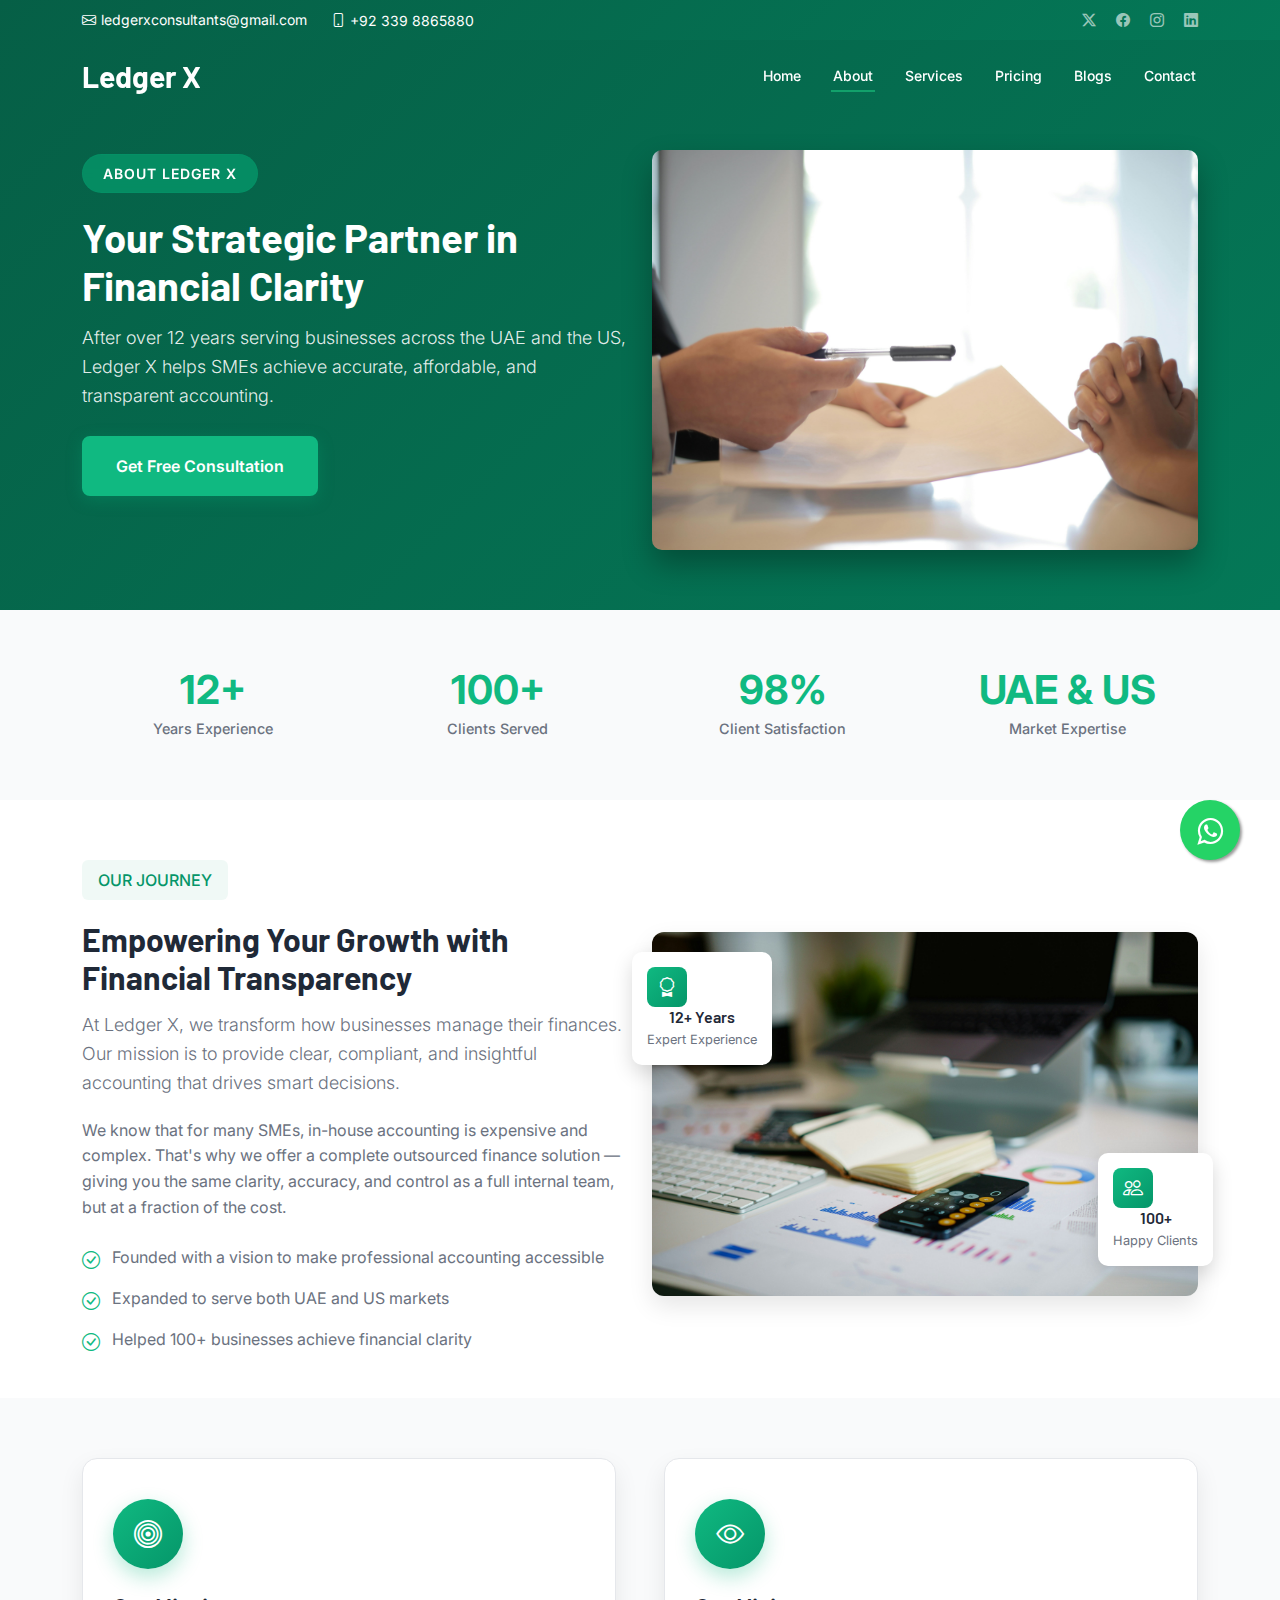
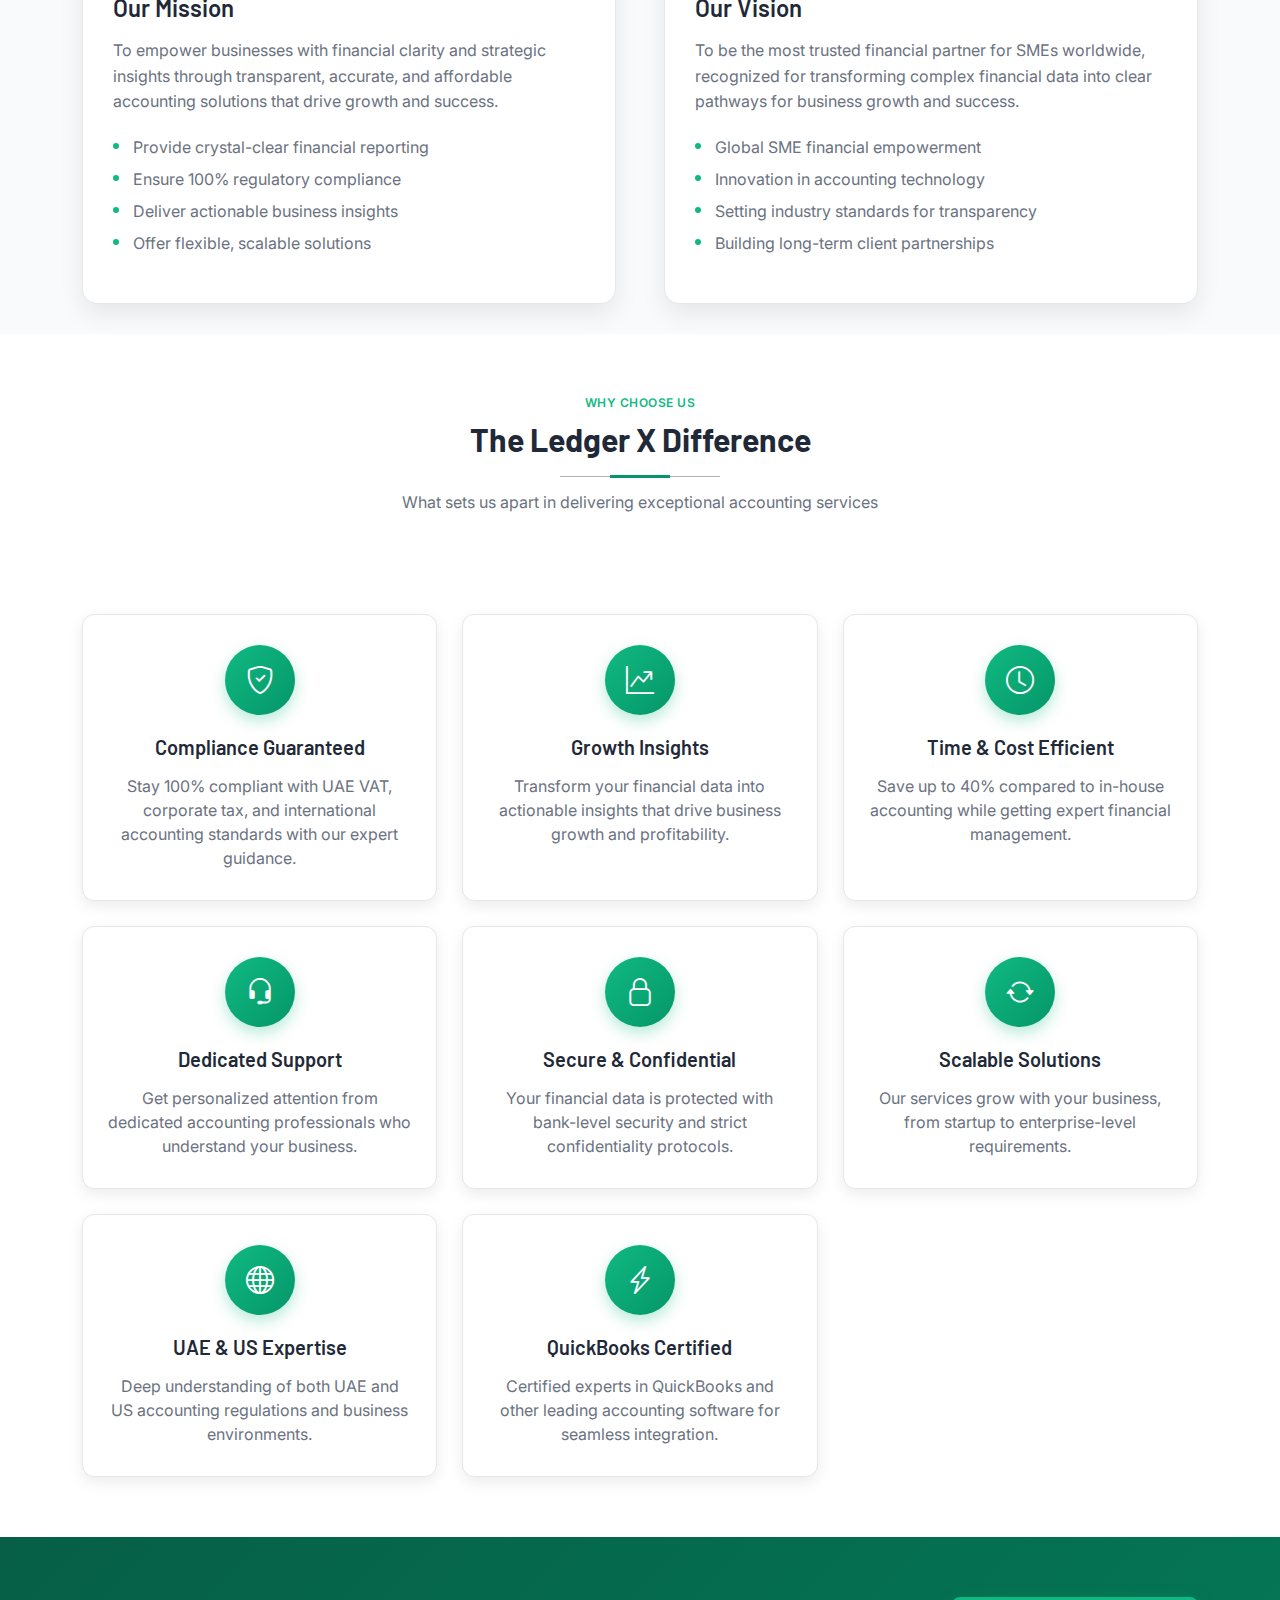
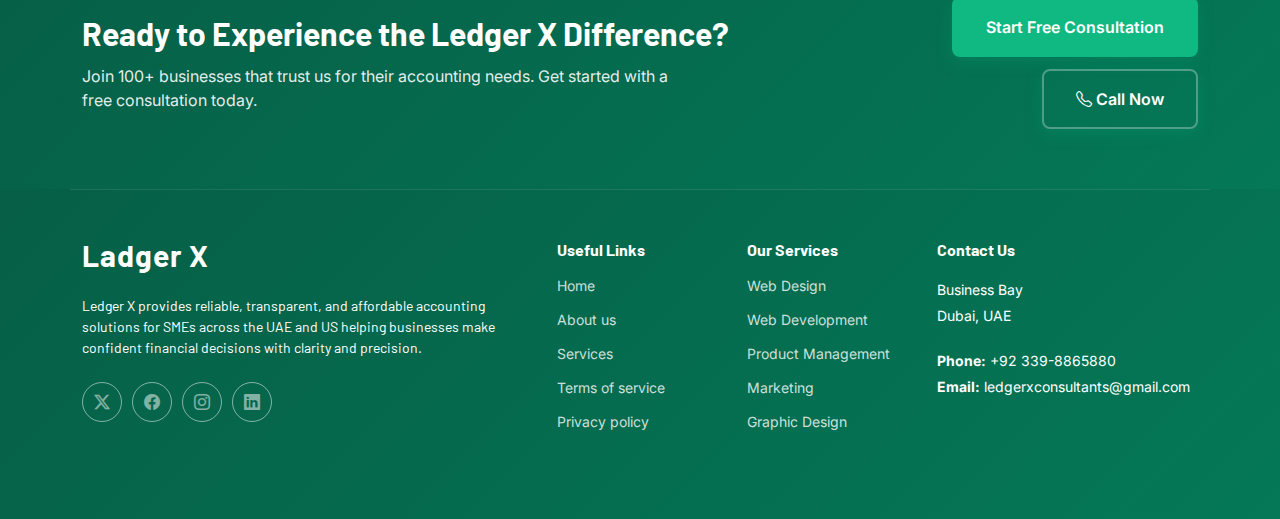
<file: about.html>
<!DOCTYPE html>
<html lang="en">
<head>
  <meta charset="utf-8">
  <meta content="width=device-width, initial-scale=1.0" name="viewport">
  <title>About - Ledger X</title>
  <meta name="description" content="Learn about Ledger X - Your trusted accounting partner with 12+ years of experience serving businesses in UAE and US">
  <meta name="keywords" content="about Ledger X, accounting company, financial services, UAE accounting, US accounting">

  <!-- Favicons -->
  <link href="assets/img/favicon.png" rel="icon">
  <link href="assets/img/apple-touch-icon.png" rel="apple-touch-icon">

  <!-- Fonts -->
  <link href="https://fonts.googleapis.com" rel="preconnect">
  <link href="https://fonts.gstatic.com" rel="preconnect" crossorigin>
  <link href="https://fonts.googleapis.com/css2?family=Roboto:ital,wght@0,100;0,300;0,400;0,500;0,700;0,900;1,100;1,300;1,400;1,500;1,700;1,900&family=Inter:wght@100;200;300;400;500;600;700;800;900&family=Barlow:ital,wght@0,100;0,200;0,300;0,400;0,500;0,600;0,700;0,800;0,900;1,100;1,200;1,300;1,400;1,500;1,600;1,700;1,800;1,900&display=swap" rel="stylesheet">

  <!-- Vendor CSS Files -->
  <link href="assets/vendor/bootstrap/css/bootstrap.min.css" rel="stylesheet">
  <link href="assets/vendor/bootstrap-icons/bootstrap-icons.css" rel="stylesheet">
  <link href="assets/vendor/glightbox/css/glightbox.min.css" rel="stylesheet">
  <link
  rel="stylesheet"
  href="https://cdnjs.cloudflare.com/ajax/libs/font-awesome/4.7.0/css/font-awesome.min.css"
/>

  <!-- Main CSS File -->
  <link href="assets/css/main.css" rel="stylesheet">
  <link href="assets/css/about.css" rel="stylesheet">
</head>

<body class="about-page">

  <style>
.float {
  position: fixed;
  width: 60px;
  height: 60px;
  bottom: 40px;
  right: 40px;
  background-color: #25d366;
  color: #FFF;
  border-radius: 50%;
  text-align: center;
  font-size: 30px;
  box-shadow: 2px 2px 3px #999;
  z-index: 100;
  transition: all 0.3s ease;
}

.float:hover {
  background-color: #20b85a;
  transform: scale(1.1);
}

.my-float {
  margin-top: 16px;
}
</style>

 
 </head>

<body class="index-page">

  <header id="header" class="header fixed-top">

    <div class="topbar d-flex align-items-center dark-background">
      <div class="container d-flex justify-content-center justify-content-md-between">
        <div class="contact-info d-flex align-items-center">
          <i class="bi bi-envelope d-flex align-items-center"><a href="mailto:contact@example.com">ledgerxconsultants@gmail.com</a></i>
          <i class="bi bi-phone d-flex align-items-center ms-4"><span>+92 339 8865880</span></i>
        </div>
        <div class="social-links d-none d-md-flex align-items-center">
          <a href="https://x.com/x_consultants" class="twitter"><i class="bi bi-twitter-x"></i></a>
          <a href="https://www.facebook.com/profile.php?id=61581501786151" class="facebook"><i class="bi bi-facebook"></i></a>
          <a href="https://www.instagram.com/ledger_x_consultants/" class="instagram"><i class="bi bi-instagram"></i></a>
          <a href="#" class="linkedin"><i class="bi bi-linkedin"></i></a>
        </div>
      </div>
    </div><!-- End Top Bar -->

    <div class="branding d-flex align-items-cente">

      <div class="container position-relative d-flex align-items-center justify-content-between">
        <a href="index.html" class="logo d-flex align-items-center">
          <!-- Uncomment the line below if you also wish to use an image logo -->
          <!-- <img src="assets/img/logo.webp" alt=""> -->
          <h1 class="sitename">Ledger X</h1>
        </a>

        <nav id="navmenu" class="navmenu">
          <ul>
            <li><a href="index.html" >Home</a></li>
            <li><a href="about.html" class="active">About</a></li>
            <li><a href="server.html" >Services</a></li>
            <li><a href="price.html">Pricing</a></li>
            <li><a href="blog.php">Blogs</a></li>
      
            <!-- <li class="dropdown"><a href="#"><span>Dropdown</span> <i class="bi bi-chevron-down toggle-dropdown"></i></a>
              <ul>
                <li><a href="#">Dropdown 1</a></li>
                <li class="dropdown"><a href="#"><span>Deep Dropdown</span> <i class="bi bi-chevron-down toggle-dropdown"></i></a>
                  <ul>
                    <li><a href="#">Deep Dropdown 1</a></li>
                    <li><a href="#">Deep Dropdown 2</a></li>
                    <li><a href="#">Deep Dropdown 3</a></li>
                    <li><a href="#">Deep Dropdown 4</a></li>
                    <li><a href="#">Deep Dropdown 5</a></li>
                  </ul>
                </li>
                <li><a href="#">Dropdown 2</a></li>
                <li><a href="#">Dropdown 3</a></li>
                <li><a href="#">Dropdown 4</a></li>
              </ul>
            </li> -->

            <li><a href="contact.html">Contact</a></li>

          </ul>
          <i class="mobile-nav-toggle d-xl-none bi bi-list"></i>
        </nav>

      </div>

    </div>

  </header>

  <main class="main">
     <!-- WhatsApp Floating Button -->
  <a href="https://api.whatsapp.com/send?phone=923001234567&text=Hi!%20I%20want%20to%20know%20more"
     class="float"
     target="_blank">
    <i class="fa fa-whatsapp my-float"></i>
  </a>

    <!-- Page Header -->
    <section class="page-header about-header section dark-background">
      <div class="container">
        <div class="row align-items-center">
          <div class="col-lg-6">
            <div class="page-header-content">
              <span class="page-badge">About Ledger X</span>
              <h1>Your Strategic Partner in Financial Clarity</h1>
              <p class="lead">After over 12 years serving businesses across the UAE and the US, Ledger X helps SMEs achieve accurate, affordable, and transparent accounting.</p>
              <div class="header-actions">
                <a href="contact.html" class="btn-primary">Get Free Consultation</a>
                <!-- <a href="about.html" class="btn-secondary">Our Story</a> -->
              </div>
            </div>
          </div>
          <div class="col-lg-6">
            <div class="header-visual">
             <img src="assets/img/about/about page.jpg" 
                alt="About Ledger X" 
                class="img-fluid"
                style="width: 600px; height: 400px; object-fit: cover; border-radius: 10px;">

            </div>
          </div>
        </div>
      </div>
    </section>

    <!-- Quick Stats -->
    <section class="about-stats section light-background">
      <div class="container">
        <div class="row g-4">
          <div class="col-lg-3 col-md-6">
            <div class="stat-item text-center">
              <div class="stat-number">12+</div>
              <div class="stat-label">Years Experience</div>
            </div>
          </div>
          <div class="col-lg-3 col-md-6">
            <div class="stat-item text-center">
              <div class="stat-number">100+</div>
              <div class="stat-label">Clients Served</div>
            </div>
          </div>
          <div class="col-lg-3 col-md-6">
            <div class="stat-item text-center">
              <div class="stat-number">98%</div>
              <div class="stat-label">Client Satisfaction</div>
            </div>
          </div>
          <div class="col-lg-3 col-md-6">
            <div class="stat-item text-center">
              <div class="stat-number">UAE & US</div>
              <div class="stat-label">Market Expertise</div>
            </div>
          </div>
        </div>
      </div>
    </section>

    <!-- Our Story -->
    <section id="our-story" class="our-story section">
      <div class="container">
        <div class="row align-items-center">
          <div class="col-lg-6">
            <div class="story-content">
              <span class="subtitle">Our Journey</span>
              <h2>Empowering Your Growth with Financial Transparency</h2>
              <p class="lead">At Ledger X, we transform how businesses manage their finances. Our mission is to provide clear, compliant, and insightful accounting that drives smart decisions.</p>
              <p>We know that for many SMEs, in-house accounting is expensive and complex. That's why we offer a complete outsourced finance solution — giving you the same clarity, accuracy, and control as a full internal team, but at a fraction of the cost.</p>
              
              <div class="story-highlights">
                <div class="highlight-item">
                  <i class="bi bi-check-circle"></i>
                  <span>Founded with a vision to make professional accounting accessible</span>
                </div>
                <div class="highlight-item">
                  <i class="bi bi-check-circle"></i>
                  <span>Expanded to serve both UAE and US markets</span>
                </div>
                <div class="highlight-item">
                  <i class="bi bi-check-circle"></i>
                  <span>Helped 100+ businesses achieve financial clarity</span>
                </div>
              </div>
            </div>
          </div>
          <div class="col-lg-6">
            <div class="story-visual">
              <img src="assets/img/about/about-story.jpg" alt="Our Story" class="img-fluid main-image">
              <div class="floating-card experience-card">
                <div class="card-content">
                  <i class="bi bi-award"></i>
                  <div class="text">
                    <h5>12+ Years</h5>
                    <span>Expert Experience</span>
                  </div>
                </div>
              </div>
              <div class="floating-card clients-card">
                <div class="card-content">
                  <i class="bi bi-people"></i>
                  <div class="text">
                    <h5>100+</h5>
                    <span>Happy Clients</span>
                  </div>
                </div>
              </div>
            </div>
          </div>
        </div>
      </div>
    </section>

    <!-- Mission & Vision -->
    <section class="mission-vision section light-background">
      <div class="container">
        <div class="row g-5">
          <div class="col-lg-6">
            <div class="mission-card">
              <div class="card-icon">
                <i class="bi bi-bullseye"></i>
              </div>
              <h3>Our Mission</h3>
              <p>To empower businesses with financial clarity and strategic insights through transparent, accurate, and affordable accounting solutions that drive growth and success.</p>
              <ul class="mission-points">
                <li>Provide crystal-clear financial reporting</li>
                <li>Ensure 100% regulatory compliance</li>
                <li>Deliver actionable business insights</li>
                <li>Offer flexible, scalable solutions</li>
              </ul>
            </div>
          </div>
          <div class="col-lg-6">
            <div class="vision-card">
              <div class="card-icon">
                <i class="bi bi-eye"></i>
              </div>
              <h3>Our Vision</h3>
              <p>To be the most trusted financial partner for SMEs worldwide, recognized for transforming complex financial data into clear pathways for business growth and success.</p>
              <ul class="vision-points">
                <li>Global SME financial empowerment</li>
                <li>Innovation in accounting technology</li>
                <li>Setting industry standards for transparency</li>
                <li>Building long-term client partnerships</li>
              </ul>
            </div>
          </div>
        </div>
      </div>
    </section>

    <!-- Why Choose Us -->
    <section class="why-choose section">
      <div class="container">
        <div class="section-title text-center">
          <span class="subtitle">Why Choose Us</span>
          <h2>The Ledger X Difference</h2>
          <p>What sets us apart in delivering exceptional accounting services</p>
        </div>

        <div class="features-grid">
          <div class="feature-card">
            <div class="feature-icon">
              <i class="bi bi-shield-check"></i>
            </div>
            <h4>Compliance Guaranteed</h4>
            <p>Stay 100% compliant with UAE VAT, corporate tax, and international accounting standards with our expert guidance.</p>
          </div>

          <div class="feature-card">
            <div class="feature-icon">
              <i class="bi bi-graph-up-arrow"></i>
            </div>
            <h4>Growth Insights</h4>
            <p>Transform your financial data into actionable insights that drive business growth and profitability.</p>
          </div>

          <div class="feature-card">
            <div class="feature-icon">
              <i class="bi bi-clock"></i>
            </div>
            <h4>Time & Cost Efficient</h4>
            <p>Save up to 40% compared to in-house accounting while getting expert financial management.</p>
          </div>

          <div class="feature-card">
            <div class="feature-icon">
              <i class="bi bi-headset"></i>
            </div>
            <h4>Dedicated Support</h4>
            <p>Get personalized attention from dedicated accounting professionals who understand your business.</p>
          </div>

          <div class="feature-card">
            <div class="feature-icon">
              <i class="bi bi-lock"></i>
            </div>
            <h4>Secure & Confidential</h4>
            <p>Your financial data is protected with bank-level security and strict confidentiality protocols.</p>
          </div>

          <div class="feature-card">
            <div class="feature-icon">
              <i class="bi bi-arrow-repeat"></i>
            </div>
            <h4>Scalable Solutions</h4>
            <p>Our services grow with your business, from startup to enterprise-level requirements.</p>
          </div>

                <div class="feature-card">
          <div class="feature-icon">
            <i class="bi bi-globe"></i>
          </div>
          <h4>UAE & US Expertise</h4>
          <p>Deep understanding of both UAE and US accounting regulations and business environments.</p>
         </div>

         <div class="feature-card">
           <div class="feature-icon">
              <i class="bi bi-lightning-charge"></i>
            </div>
            <h4>QuickBooks Certified</h4>
            <p>Certified experts in QuickBooks and other leading accounting software for seamless integration.</p>
          </div>
        </div>
      </div>
    </section>

    <!-- Team Section -->
    <!-- <section class="team-section section light-background">
      <div class="container">
        <div class="section-title text-center">
          <span class="subtitle">Our Team</span>
          <h2>Meet Our Accounting Experts</h2>
          <p>Professional team dedicated to your financial success</p>
        </div>

        <div class="team-grid">
          <div class="team-member">
            <div class="member-image">
              <img src="assets/img/about/me.jpeg" alt="Founder & CEO" class="img-fluid">
              <div class="member-overlay">
                <div class="links">
                  <a href="#"><i class="bi-linkedin"></i></a>
                  <a href="#"><i class="bi-envelope"></i></a>
                </div>
              </div>
            </div>
            <div class="member-info">
              <h4>Sarah Johnson</h4>
              <span>Founder & CEO</span>
              <p>12+ years in international accounting and business consulting</p>
            </div>
          </div>

          <div class="team-member">
            <div class="member-image">
              <img src="assets/img/about/me.jpeg" alt="Head of Accounting" class="img-fluid">
              <div class="member-overlay">
                <div class="links">
                  <a href="#"><i class="bi-linkedin"></i></a>
                  <a href="#"><i class="bi-envelope"></i></a>
                </div>
              </div>
            </div>
            <div class="member-info">
              <h4>Michael Chen</h4>
              <span>Head of Accounting</span>
              <p>Certified Public Accountant with 10+ years UAE experience</p>
            </div>
          </div>

          <div class="team-member">
            <div class="member-image">
              <img src="assets/img/about/me.jpeg" alt="Tax Specialist" class="img-fluid">
              <div class="member-overlay">
                <div class="links">
                  <a href="#"><i class="bi-linkedin"></i></a>
                  <a href="#"><i class="bi-envelope"></i></a>
                </div>
              </div>
            </div>
            <div class="member-info">
              <h4>Emily Rodriguez</h4>
              <span>Tax Specialist</span>
              <p>Expert in UAE VAT and international tax compliance</p>
            </div>
          </div>

          <div class="team-member">
            <div class="member-image">
              <img src="assets/img/about/me.jpeg" alt="Client Relations Manager" class="img-fluid">
              <div class="member-overlay">
                <div class="links">
                  <a href="#"><i class="bi-linkedin"></i></a>
                  <a href="#"><i class="bi-envelope"></i></a>
                </div>
              </div>
            </div>
            <div class="member-info">
              <h4>David Wilson</h4>
              <span>Client Relations Manager</span>
              <p>Ensuring exceptional client experience and satisfaction</p>
            </div>
          </div>
        </div>
      </div>
    </section> -->

    <!-- CTA Section -->
    <section class="about-cta section dark-background">
      <div class="container">
        <div class="row align-items-center">
          <div class="col-lg-8">
            <h2>Ready to Experience the Ledger X Difference?</h2>
            <p>Join 100+ businesses that trust us for their accounting needs. Get started with a free consultation today.</p>
          </div>
          <div class="col-lg-4 text-lg-end">
            <div class="cta-buttons">
              <a href="contact.html#contact-form" class="btn-primary">Start Free Consultation</a>
              <a href="tel:+923398865880" class="btn-secondary">
                <i class="bi bi-telephone"></i>
                Call Now
              </a>
            </div>
          </div>
        </div>
      </div>
    </section>

  </main>

   <footer id="footer" class="footer position-relative dark-background">

    <div class="container footer-top">
      <div class="row gy-4">
        <div class="col-lg-5 col-md-12 footer-about">
          <a href="index.html" class="logo d-flex align-items-center">
            <span class="sitename">Ladger X</span>
          </a>
          <p>Ledger X provides reliable, transparent, and affordable accounting solutions for SMEs across the UAE and US helping businesses make confident financial decisions with clarity and precision.</p>
          <div class="social-links d-flex mt-4">
          <a href="https://x.com/x_consultants" class="twitter"><i class="bi bi-twitter-x"></i></a>
          <a href="https://www.facebook.com/profile.php?id=61581501786151" class="facebook"><i class="bi bi-facebook"></i></a>
          <a href="https://www.instagram.com/ledger_x_consultants/" class="instagram"><i class="bi bi-instagram"></i></a>
          <a href="#" class="linkedin"><i class="bi bi-linkedin"></i></a>
          </div>
        </div>

        <div class="col-lg-2 col-6 footer-links">
          <h4>Useful Links</h4>
          <ul>
            <li><a href="index.html">Home</a></li>
            <li><a href="about.html">About us</a></li>
            <li><a href="server.html">Services</a></li>
            <li><a href="#">Terms of service</a></li>
            <li><a href="#">Privacy policy</a></li>
          </ul>
        </div>

        <div class="col-lg-2 col-6 footer-links">
          <h4>Our Services</h4>
          <ul>
            <li><a href="server.html">Web Design</a></li>
            <li><a href="server.html">Web Development</a></li>
            <li><a href="server.html">Product Management</a></li>
            <li><a href="server.html">Marketing</a></li>
            <li><a href="server.html">Graphic Design</a></li>
          </ul>
        </div>

        <div class="col-lg-3 col-md-12 footer-contact text-center text-md-start">
          <h4>Contact Us</h4>
          <p>Business Bay</p>
          <p>Dubai, UAE</p>
          <!-- <p>United States</p> -->
          <p class="mt-4"><strong>Phone:</strong> <span>+92 339-8865880</span></p>
          <p><strong>Email:</strong> <span>ledgerxconsultants@gmail.com</span></p>
        </div>

      </div>
    </div>

    <!-- <div class="container copyright text-center mt-4">
      <p>© <span>Copyright</span> <strong class="px-1 sitename">MyWebsite</strong> <span>All Rights Reserved</span></p>
      <div class="credits"> -->
        <!-- All the links in the footer should remain intact. -->
        <!-- You can delete the links only if you've purchased the pro version. -->
        <!-- Licensing information: https://bootstrapmade.com/license/ -->
        <!-- Purchase the pro version with working PHP/AJAX contact form: [buy-url] -->
          <!-- Designed by <a href="https://bootstrapmade.com/">BootstrapMade</a>
        </div>
      </div> -->

  </footer>

   <!-- Vendor JS Files -->
  <script src="assets/vendor/bootstrap/js/bootstrap.bundle.min.js"></script>
  <script src="assets/vendor/glightbox/js/glightbox.min.js"></script>

  <!-- Main JS File -->
  <script src="assets/js/main.js"></script>

</body>
</html>
</file>
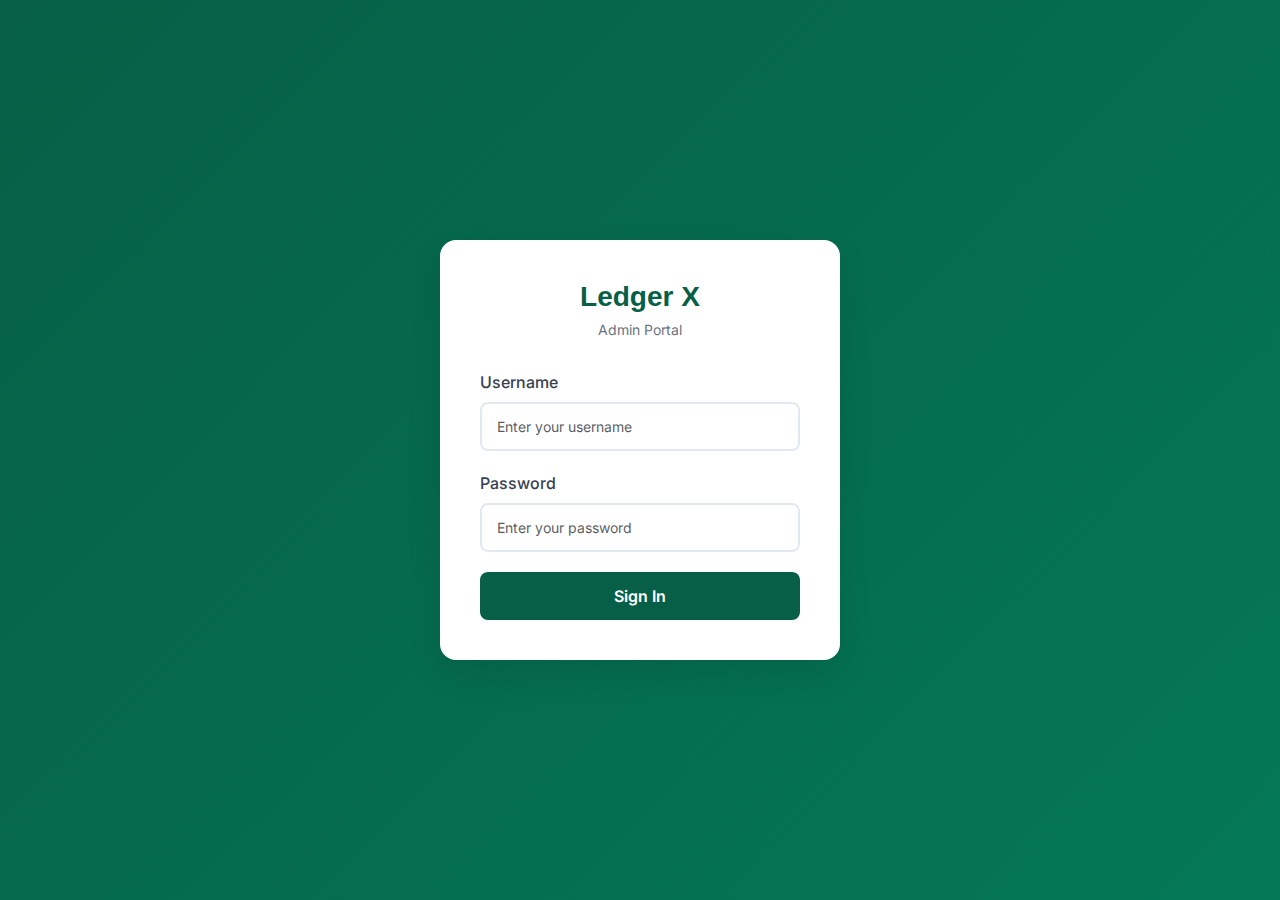
<file: login.html>
<!DOCTYPE html>
<html lang="en">
<head>
  <meta charset="utf-8">
  <meta content="width=device-width, initial-scale=1.0" name="viewport">
  <title>Login - Ledger X Admin</title>
  
  <!-- Favicons -->
  <link href="assets/img/favicon.png" rel="icon">
  
  <!-- Fonts -->
  <link href="https://fonts.googleapis.com/css2?family=Roboto:wght@300;400;500;700&family=Inter:wght@300;400;500;600&display=swap" rel="stylesheet">
  
  <!-- Vendor CSS Files -->
  <link href="assets/vendor/bootstrap/css/bootstrap.min.css" rel="stylesheet">
  <link href="assets/vendor/bootstrap-icons/bootstrap-icons.css" rel="stylesheet">
  
  <!-- Main CSS File -->
  <link href="assets/css/main.css" rel="stylesheet">
  
  <style>
    * {
      box-sizing: border-box;
    }
    
    body {
      margin: 0;
      padding: 0;
      font-family: 'Inter', sans-serif;
    }
    
    .login-page {
      background: linear-gradient(135deg, #065f46 0%, #047857 100%);
      min-height: 100vh;
      display: flex;
      align-items: center;
      justify-content: center;
      padding: 20px;
    }
    
    .login-card {
      background: white;
      border-radius: 16px;
      padding: 40px;
      box-shadow: 0 15px 35px rgba(0, 0, 0, 0.1);
      width: 100%;
      max-width: 400px;
      margin: 0 auto;
    }
    
    .login-logo {
      text-align: center;
      margin-bottom: 30px;
    }
    
    .login-logo .sitename {
      color: #065f46;
      font-size: 28px;
      font-weight: 700;
      margin-bottom: 5px;
    }
    
    .login-logo .subtitle {
      color: #6b7280;
      font-size: 14px;
    }
    
    .form-control {
      border-radius: 8px;
      padding: 12px 15px;
      border: 2px solid #e2e8f0;
      margin-bottom: 20px;
      font-size: 14px;
      transition: all 0.3s ease;
    }
    
    .form-control:focus {
      border-color: #065f46;
      box-shadow: 0 0 0 3px rgba(6, 95, 70, 0.1);
    }
    
    .form-label {
      font-weight: 500;
      margin-bottom: 8px;
      color: #374151;
    }
    
    .btn-login {
      background: #065f46;
      color: white;
      padding: 12px 20px;
      border-radius: 8px;
      font-weight: 600;
      width: 100%;
      border: none;
      transition: all 0.3s ease;
      font-size: 16px;
      display: flex;
      align-items: center;
      justify-content: center;
      gap: 8px;
    }
    
    .btn-login:hover {
      background: #047857;
      transform: translateY(-2px);
      box-shadow: 0 5px 15px rgba(0, 0, 0, 0.1);
    }
    
    .btn-login:active {
      transform: translateY(0);
    }
    
    .btn-login:disabled {
      background: #9ca3af;
      transform: none;
      box-shadow: none;
    }
    
    .alert {
      border-radius: 8px;
      margin-bottom: 20px;
      padding: 12px 15px;
      font-size: 14px;
    }
    
    .spinner-border-sm {
      width: 16px;
      height: 16px;
    }
    
    @media (max-width: 480px) {
      .login-card {
        padding: 30px 25px;
      }
    }
  </style>
</head>

<body class="login-page">
  <div class="container">
    <div class="login-card">
      <div class="login-logo">
        <h1 class="sitename">Ledger X</h1>
        <p class="subtitle">Admin Portal</p>
      </div>
      
      <div id="loginMessage"></div>
      
      <form id="loginForm">
        <div class="mb-3">
          <label for="username" class="form-label">Username</label>
          <input type="text" class="form-control" id="username" name="username" required placeholder="Enter your username">
        </div>
        
        <div class="mb-3">
          <label for="password" class="form-label">Password</label>
          <input type="password" class="form-control" id="password" name="password" required placeholder="Enter your password">
        </div>
        
        <button type="submit" class="btn btn-login" id="loginBtn">
          <span id="loginText">Sign In</span>
          <div id="loginSpinner" class="spinner-border spinner-border-sm d-none" role="status">
            <span class="visually-hidden">Loading...</span>
          </div>
        </button>
      </form>
    </div>
  </div>

  <!-- Vendor JS Files -->
  <script src="assets/vendor/bootstrap/js/bootstrap.bundle.min.js"></script>
  
  <script>
    document.getElementById('loginForm').addEventListener('submit', async function(e) {
      e.preventDefault();
      
      const loginBtn = document.getElementById('loginBtn');
      const loginText = document.getElementById('loginText');
      const loginSpinner = document.getElementById('loginSpinner');
      const messageDiv = document.getElementById('loginMessage');
      
      // Show loading state
      loginText.textContent = 'Signing In...';
      loginSpinner.classList.remove('d-none');
      loginBtn.disabled = true;
      
      const formData = new FormData(this);
      
      try {
        const response = await fetch('admin/login.php', {
          method: 'POST',
          body: formData
        });
        
        const result = await response.json();
        
        if (result.success) {
          messageDiv.innerHTML = `<div class="alert alert-success">Login successful! Redirecting...</div>`;
          setTimeout(() => {
            window.location.href = 'admin.php';
          }, 1000);
        } else {
          messageDiv.innerHTML = `<div class="alert alert-danger">${result.message}</div>`;
        }
      } catch (error) {
        messageDiv.innerHTML = `<div class="alert alert-danger">Network error. Please try again.</div>`;
      } finally {
        // Reset button state
        loginText.textContent = 'Sign In';
        loginSpinner.classList.add('d-none');
        loginBtn.disabled = false;
      }
    });
  </script>
</body>
</html>
</file>
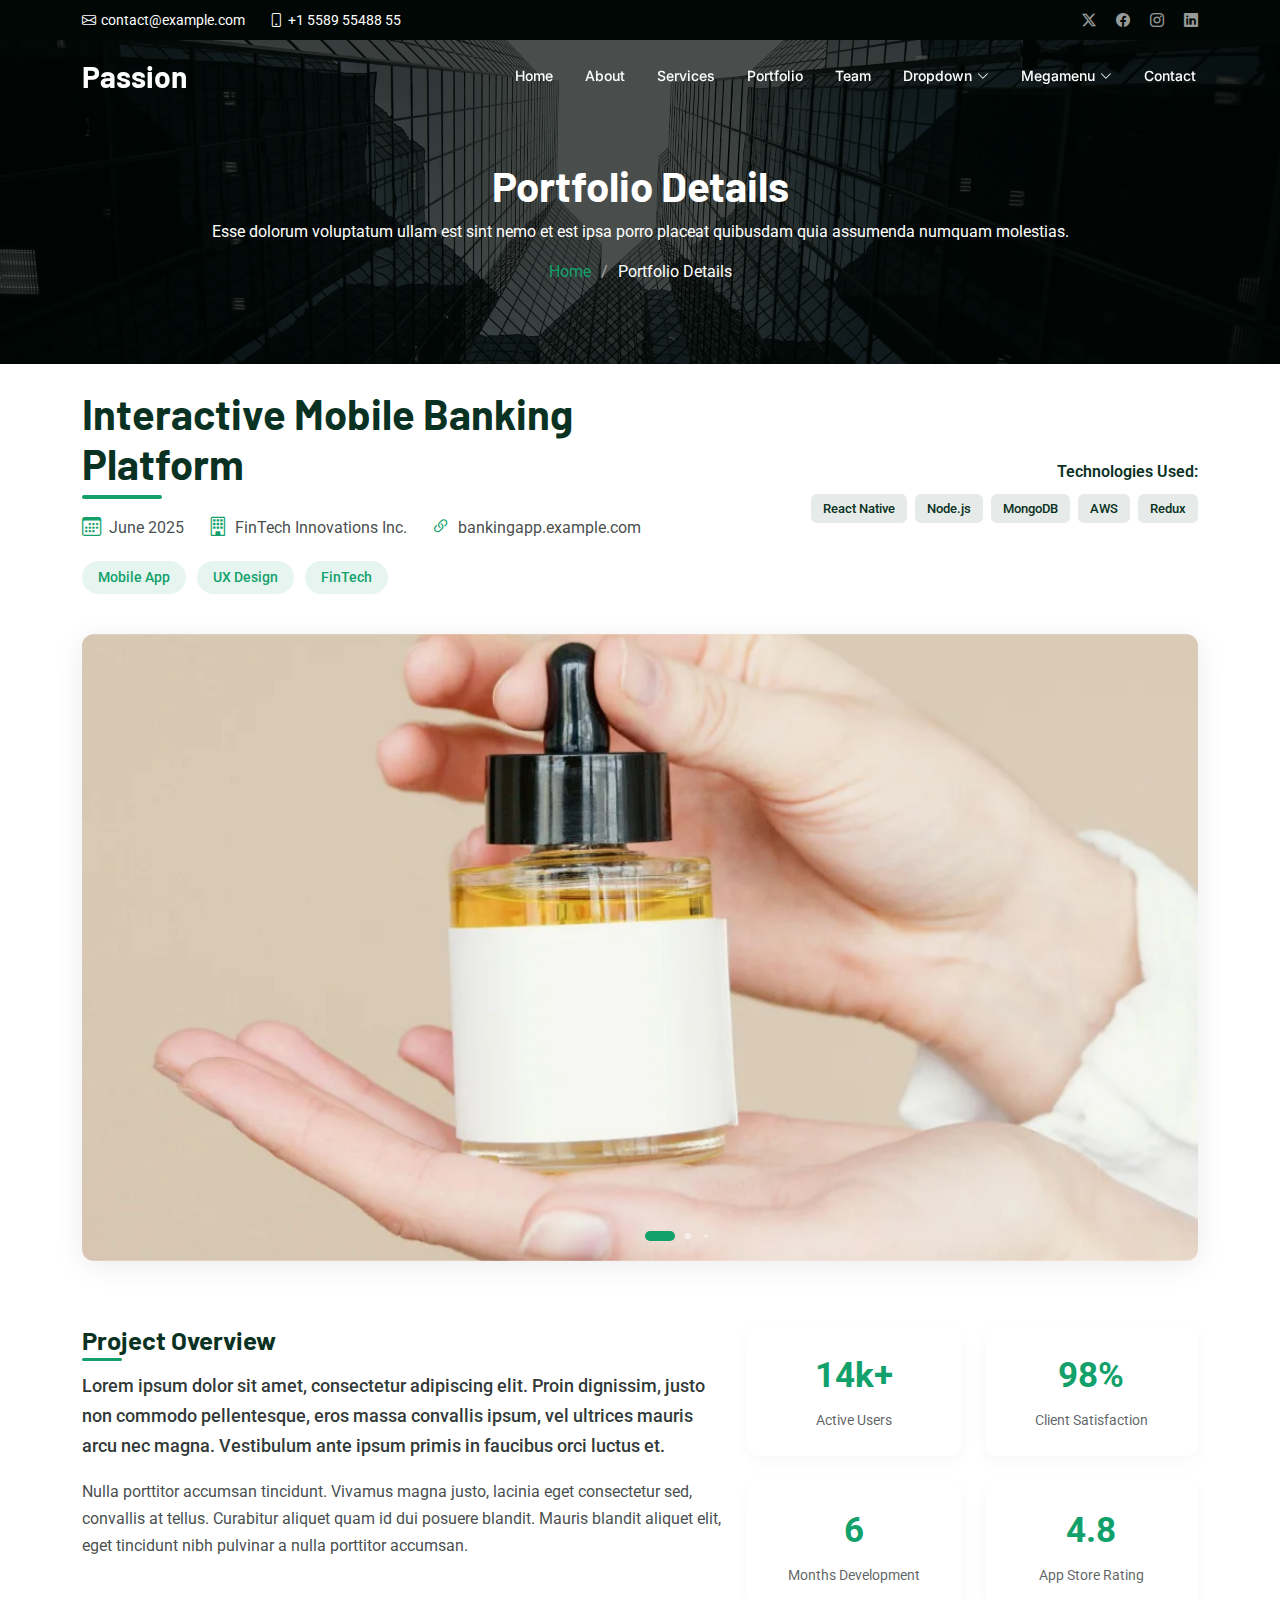
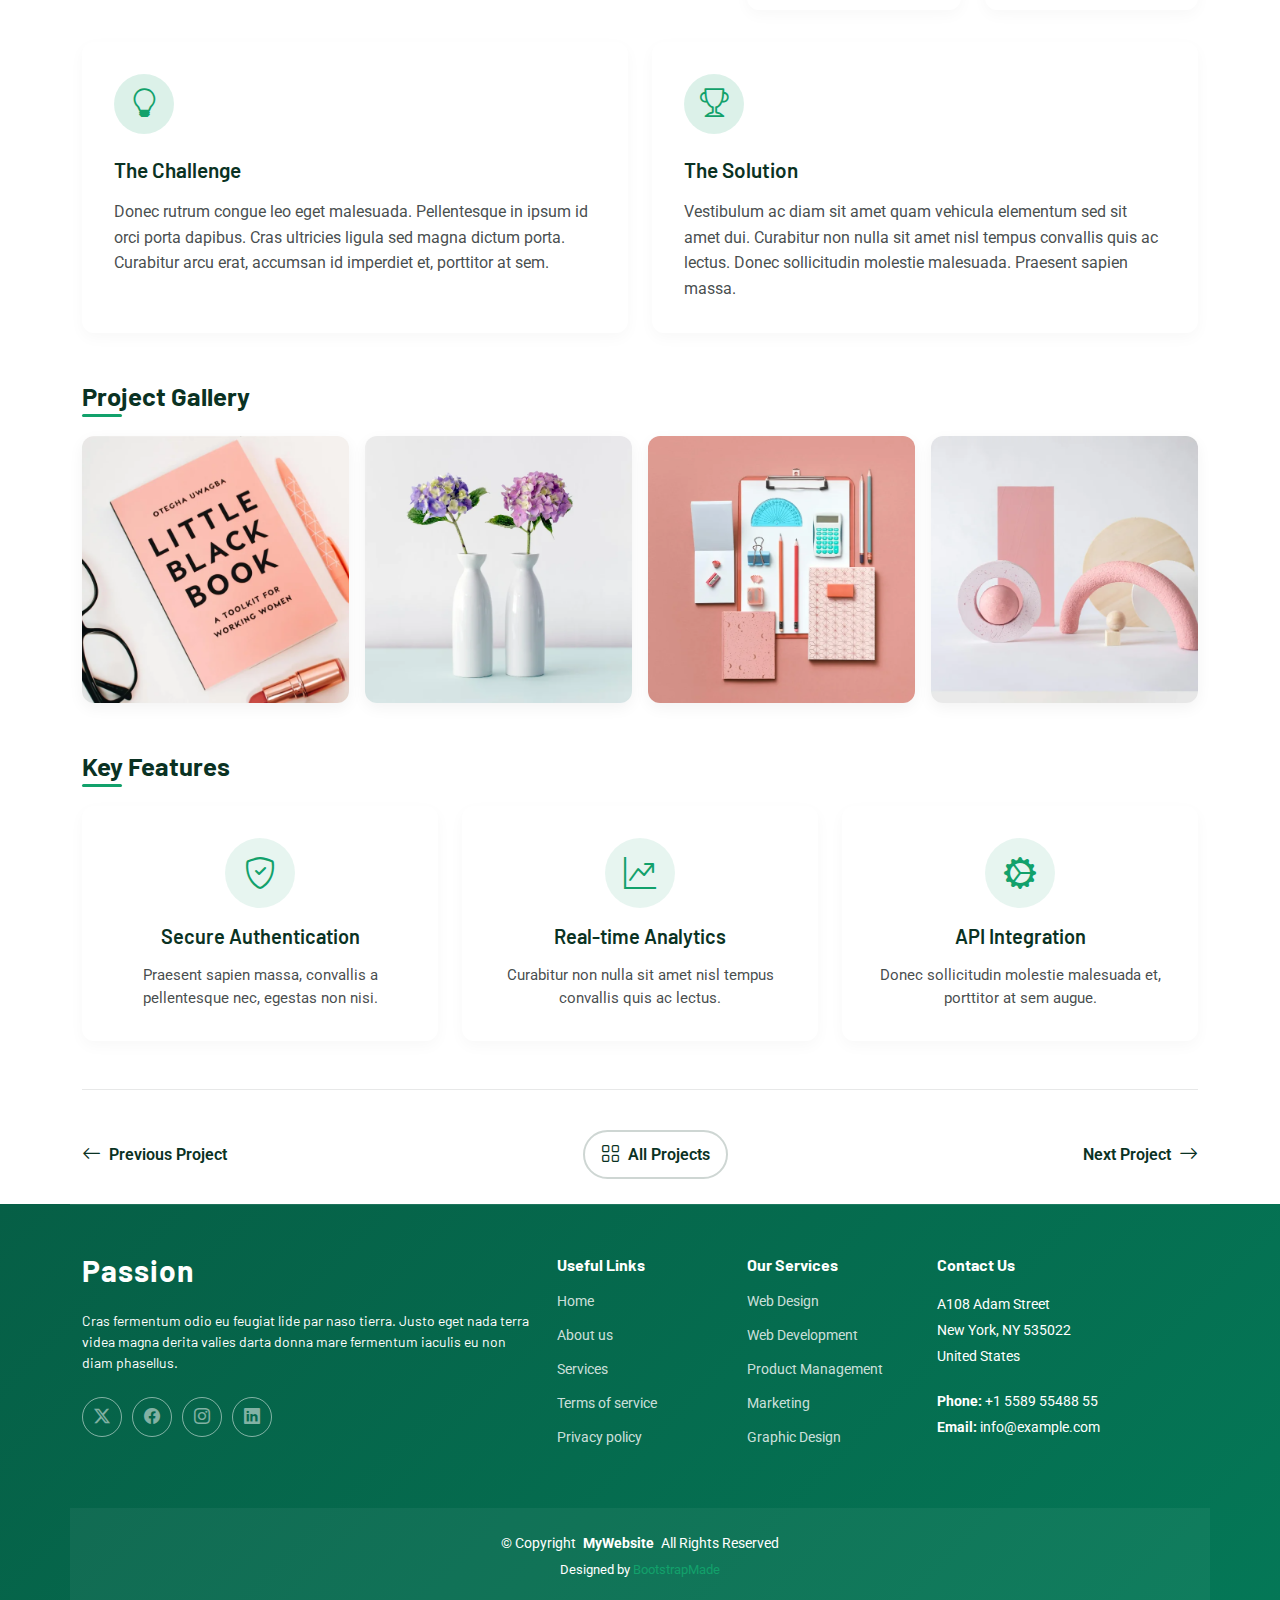
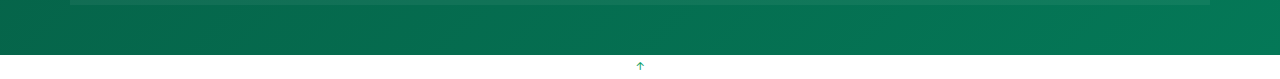
<file: portfolio-details.html>
<!DOCTYPE html>
<html lang="en">

<head>
  <meta charset="utf-8">
  <meta content="width=device-width, initial-scale=1.0" name="viewport">
  <title>Portfolio Details - Passion Bootstrap Template</title>
  <meta name="description" content="">
  <meta name="keywords" content="">

  <!-- Favicons -->
  <link href="assets/img/favicon.png" rel="icon">
  <link href="assets/img/apple-touch-icon.png" rel="apple-touch-icon">

  <!-- Fonts -->
  <link href="https://fonts.googleapis.com" rel="preconnect">
  <link href="https://fonts.gstatic.com" rel="preconnect" crossorigin>
  <link href="https://fonts.googleapis.com/css2?family=Roboto:ital,wght@0,100;0,300;0,400;0,500;0,700;0,900;1,100;1,300;1,400;1,500;1,700;1,900&family=Inter:wght@100;200;300;400;500;600;700;800;900&family=Barlow:ital,wght@0,100;0,200;0,300;0,400;0,500;0,600;0,700;0,800;0,900;1,100;1,200;1,300;1,400;1,500;1,600;1,700;1,800;1,900&display=swap" rel="stylesheet">

  <!-- Vendor CSS Files -->
  <link href="assets/vendor/bootstrap/css/bootstrap.min.css" rel="stylesheet">
  <link href="assets/vendor/bootstrap-icons/bootstrap-icons.css" rel="stylesheet">
  <link href="assets/vendor/glightbox/css/glightbox.min.css" rel="stylesheet">
  <link href="assets/vendor/swiper/swiper-bundle.min.css" rel="stylesheet">

  <!-- Main CSS File -->
  <link href="assets/css/main.css" rel="stylesheet">

  <!-- =======================================================
  * Template Name: Passion
  * Template URL: https://bootstrapmade.com/passion-bootstrap-template/
  * Updated: Jul 21 2025 with Bootstrap v5.3.7
  * Author: BootstrapMade.com
  * License: https://bootstrapmade.com/license/
  ======================================================== -->
</head>

<body class="portfolio-details-page">

  <header id="header" class="header fixed-top">

    <div class="topbar d-flex align-items-center dark-background">
      <div class="container d-flex justify-content-center justify-content-md-between">
        <div class="contact-info d-flex align-items-center">
          <i class="bi bi-envelope d-flex align-items-center"><a href="mailto:contact@example.com">contact@example.com</a></i>
          <i class="bi bi-phone d-flex align-items-center ms-4"><span>+1 5589 55488 55</span></i>
        </div>
        <div class="social-links d-none d-md-flex align-items-center">
          <a href="#" class="twitter"><i class="bi bi-twitter-x"></i></a>
          <a href="#" class="facebook"><i class="bi bi-facebook"></i></a>
          <a href="#" class="instagram"><i class="bi bi-instagram"></i></a>
          <a href="#" class="linkedin"><i class="bi bi-linkedin"></i></a>
        </div>
      </div>
    </div><!-- End Top Bar -->

    <div class="branding d-flex align-items-cente">

      <div class="container position-relative d-flex align-items-center justify-content-between">
        <a href="index.html" class="logo d-flex align-items-center">
          <!-- Uncomment the line below if you also wish to use an image logo -->
          <!-- <img src="assets/img/logo.webp" alt=""> -->
          <h1 class="sitename">Passion</h1>
        </a>

        <nav id="navmenu" class="navmenu">
          <ul>
            <li><a href="#hero">Home</a></li>
            <li><a href="#about">About</a></li>
            <li><a href="#services">Services</a></li>
            <li><a href="#portfolio">Portfolio</a></li>
            <li><a href="#team">Team</a></li>
            <li class="dropdown"><a href="#"><span>Dropdown</span> <i class="bi bi-chevron-down toggle-dropdown"></i></a>
              <ul>
                <li><a href="#">Dropdown 1</a></li>
                <li class="dropdown"><a href="#"><span>Deep Dropdown</span> <i class="bi bi-chevron-down toggle-dropdown"></i></a>
                  <ul>
                    <li><a href="#">Deep Dropdown 1</a></li>
                    <li><a href="#">Deep Dropdown 2</a></li>
                    <li><a href="#">Deep Dropdown 3</a></li>
                    <li><a href="#">Deep Dropdown 4</a></li>
                    <li><a href="#">Deep Dropdown 5</a></li>
                  </ul>
                </li>
                <li><a href="#">Dropdown 2</a></li>
                <li><a href="#">Dropdown 3</a></li>
                <li><a href="#">Dropdown 4</a></li>
              </ul>
            </li>

            <!-- Megamenu 2 -->
            <li class="megamenu-2"><a href="#"><span>Megamenu</span> <i class="bi bi-chevron-down toggle-dropdown"></i></a>

              <!-- Mobile Megamenu -->
              <ul class="mobile-megamenu">

                <li><a href="#">Product Analytics</a></li>
                <li><a href="#">Customer Insights</a></li>
                <li><a href="#">Market Research</a></li>

                <li class="dropdown"><a href="#"><span>Enterprise Software</span> <i class="bi bi-chevron-down toggle-dropdown"></i></a>
                  <ul>
                    <li><a href="#">CRM Solutions</a></li>
                    <li><a href="#">ERP Systems</a></li>
                    <li><a href="#">Workflow Automation</a></li>
                    <li><a href="#">Document Management</a></li>
                    <li><a href="#">Business Intelligence</a></li>
                    <li><a href="#">Integration Platform</a></li>
                  </ul>
                </li>

                <li class="dropdown"><a href="#"><span>Development Tools</span> <i class="bi bi-chevron-down toggle-dropdown"></i></a>
                  <ul>
                    <li><a href="#">Code Editors</a></li>
                    <li><a href="#">Version Control</a></li>
                    <li><a href="#">Testing Frameworks</a></li>
                    <li><a href="#">Deployment Tools</a></li>
                    <li><a href="#">API Management</a></li>
                    <li><a href="#">Performance Monitoring</a></li>
                  </ul>
                </li>

                <li class="dropdown"><a href="#"><span>Creative Suite</span> <i class="bi bi-chevron-down toggle-dropdown"></i></a>
                  <ul>
                    <li><a href="#">Design Software</a></li>
                    <li><a href="#">Video Editing</a></li>
                    <li><a href="#">Audio Production</a></li>
                    <li><a href="#">Animation Tools</a></li>
                    <li><a href="#">Photo Editing</a></li>
                    <li><a href="#">3D Modeling</a></li>
                  </ul>
                </li>

                <li class="dropdown"><a href="#"><span>Resources</span> <i class="bi bi-chevron-down toggle-dropdown"></i></a>
                  <ul>
                    <li><a href="#">Documentation</a></li>
                    <li><a href="#">Tutorials</a></li>
                    <li><a href="#">Community</a></li>
                    <li><a href="#">Blog Posts</a></li>
                  </ul>
                </li>

              </ul><!-- End Mobile Megamenu -->

              <!-- Desktop Megamenu -->
              <div class="desktop-megamenu">

                <div class="tab-navigation">
                  <ul class="nav nav-tabs flex-column" id="2190-megamenu-tabs" role="tablist">
                    <li class="nav-item" role="presentation">
                      <button class="nav-link active" id="2190-tab-1-tab" data-bs-toggle="tab" data-bs-target="#2190-tab-1" type="button" role="tab" aria-controls="2190-tab-1" aria-selected="true">
                        <i class="bi bi-building-gear"></i>
                        <span>Enterprise Software</span>
                      </button>
                    </li>
                    <li class="nav-item" role="presentation">
                      <button class="nav-link" id="2190-tab-2-tab" data-bs-toggle="tab" data-bs-target="#2190-tab-2" type="button" role="tab" aria-controls="2190-tab-2" aria-selected="false">
                        <i class="bi bi-code-slash"></i>
                        <span>Development Tools</span>
                      </button>
                    </li>
                    <li class="nav-item" role="presentation">
                      <button class="nav-link" id="2190-tab-3-tab" data-bs-toggle="tab" data-bs-target="#2190-tab-3" type="button" role="tab" aria-controls="2190-tab-3" aria-selected="false">
                        <i class="bi bi-palette"></i>
                        <span>Creative Suite</span>
                      </button>
                    </li>
                    <li class="nav-item" role="presentation">
                      <button class="nav-link" id="2190-tab-4-tab" data-bs-toggle="tab" data-bs-target="#2190-tab-4" type="button" role="tab" aria-controls="2190-tab-4" aria-selected="false">
                        <i class="bi bi-journal-text"></i>
                        <span>Resources</span>
                      </button>
                    </li>
                  </ul>
                </div>

                <div class="tab-content">

                  <!-- Enterprise Software Tab -->
                  <div class="tab-pane fade show active" id="2190-tab-1" role="tabpanel" aria-labelledby="2190-tab-1-tab">
                    <div class="content-grid">
                      <div class="product-section">
                        <h4>Core Solutions</h4>
                        <div class="product-list">
                          <a href="#" class="product-link">
                            <i class="bi bi-people"></i>
                            <div>
                              <span>CRM Solutions</span>
                              <small>Manage customer relationships effectively</small>
                            </div>
                          </a>
                          <a href="#" class="product-link">
                            <i class="bi bi-diagram-3"></i>
                            <div>
                              <span>ERP Systems</span>
                              <small>Integrate all business processes</small>
                            </div>
                          </a>
                          <a href="#" class="product-link">
                            <i class="bi bi-gear-wide"></i>
                            <div>
                              <span>Workflow Automation</span>
                              <small>Streamline repetitive tasks</small>
                            </div>
                          </a>
                        </div>
                      </div>

                      <div class="product-section">
                        <h4>Data &amp; Analytics</h4>
                        <div class="product-list">
                          <a href="#" class="product-link">
                            <i class="bi bi-file-earmark-text"></i>
                            <div>
                              <span>Document Management</span>
                              <small>Organize and secure documents</small>
                            </div>
                          </a>
                          <a href="#" class="product-link">
                            <i class="bi bi-bar-chart"></i>
                            <div>
                              <span>Business Intelligence</span>
                              <small>Make data-driven decisions</small>
                            </div>
                          </a>
                          <a href="#" class="product-link">
                            <i class="bi bi-share"></i>
                            <div>
                              <span>Integration Platform</span>
                              <small>Connect all your systems</small>
                            </div>
                          </a>
                        </div>
                      </div>
                    </div>

                    <div class="featured-banner">
                      <div class="banner-content">
                        <img src="assets/img/misc/misc-7.webp" alt="Enterprise Solutions" class="banner-image">
                        <div class="banner-info">
                          <h5>Enterprise Package</h5>
                          <p>Comprehensive business management solution with advanced features and 24/7 support.</p>
                          <a href="#" class="cta-btn">Get Started <i class="bi bi-arrow-right"></i></a>
                        </div>
                      </div>
                    </div>
                  </div>

                  <!-- Development Tools Tab -->
                  <div class="tab-pane fade" id="2190-tab-2" role="tabpanel" aria-labelledby="2190-tab-2-tab">
                    <div class="content-grid">
                      <div class="product-section">
                        <h4>Code &amp; Build</h4>
                        <div class="product-list">
                          <a href="#" class="product-link">
                            <i class="bi bi-code-square"></i>
                            <div>
                              <span>Code Editors</span>
                              <small>Advanced development environment</small>
                            </div>
                          </a>
                          <a href="#" class="product-link">
                            <i class="bi bi-git"></i>
                            <div>
                              <span>Version Control</span>
                              <small>Track changes and collaborate</small>
                            </div>
                          </a>
                          <a href="#" class="product-link">
                            <i class="bi bi-check2-square"></i>
                            <div>
                              <span>Testing Frameworks</span>
                              <small>Ensure code quality</small>
                            </div>
                          </a>
                        </div>
                      </div>

                      <div class="product-section">
                        <h4>Deploy &amp; Monitor</h4>
                        <div class="product-list">
                          <a href="#" class="product-link">
                            <i class="bi bi-cloud-upload"></i>
                            <div>
                              <span>Deployment Tools</span>
                              <small>Seamless application deployment</small>
                            </div>
                          </a>
                          <a href="#" class="product-link">
                            <i class="bi bi-api"></i>
                            <div>
                              <span>API Management</span>
                              <small>Design and manage APIs</small>
                            </div>
                          </a>
                          <a href="#" class="product-link">
                            <i class="bi bi-speedometer2"></i>
                            <div>
                              <span>Performance Monitoring</span>
                              <small>Track application performance</small>
                            </div>
                          </a>
                        </div>
                      </div>
                    </div>

                    <div class="featured-banner">
                      <div class="banner-content">
                        <img src="assets/img/misc/misc-12.webp" alt="Development Tools" class="banner-image">
                        <div class="banner-info">
                          <h5>Developer Suite</h5>
                          <p>Complete toolkit for modern development teams with integrated CI/CD pipelines.</p>
                          <a href="#" class="cta-btn">Explore Tools <i class="bi bi-arrow-right"></i></a>
                        </div>
                      </div>
                    </div>
                  </div>

                  <!-- Creative Suite Tab -->
                  <div class="tab-pane fade" id="2190-tab-3" role="tabpanel" aria-labelledby="2190-tab-3-tab">
                    <div class="content-grid">
                      <div class="product-section">
                        <h4>Design &amp; Visual</h4>
                        <div class="product-list">
                          <a href="#" class="product-link">
                            <i class="bi bi-brush"></i>
                            <div>
                              <span>Design Software</span>
                              <small>Professional graphic design tools</small>
                            </div>
                          </a>
                          <a href="#" class="product-link">
                            <i class="bi bi-camera-video"></i>
                            <div>
                              <span>Video Editing</span>
                              <small>Professional video production</small>
                            </div>
                          </a>
                          <a href="#" class="product-link">
                            <i class="bi bi-image"></i>
                            <div>
                              <span>Photo Editing</span>
                              <small>Advanced image manipulation</small>
                            </div>
                          </a>
                        </div>
                      </div>

                      <div class="product-section">
                        <h4>Media Production</h4>
                        <div class="product-list">
                          <a href="#" class="product-link">
                            <i class="bi bi-music-note"></i>
                            <div>
                              <span>Audio Production</span>
                              <small>Professional audio editing</small>
                            </div>
                          </a>
                          <a href="#" class="product-link">
                            <i class="bi bi-play-circle"></i>
                            <div>
                              <span>Animation Tools</span>
                              <small>Create stunning animations</small>
                            </div>
                          </a>
                          <a href="#" class="product-link">
                            <i class="bi bi-box"></i>
                            <div>
                              <span>3D Modeling</span>
                              <small>Advanced 3D design software</small>
                            </div>
                          </a>
                        </div>
                      </div>
                    </div>

                    <div class="featured-banner">
                      <div class="banner-content">
                        <img src="assets/img/misc/misc-5.webp" alt="Creative Suite" class="banner-image">
                        <div class="banner-info">
                          <h5>Creative Pro</h5>
                          <p>Everything you need for creative projects, from concept to final production.</p>
                          <a href="#" class="cta-btn">Start Creating <i class="bi bi-arrow-right"></i></a>
                        </div>
                      </div>
                    </div>
                  </div>

                  <!-- Resources Tab -->
                  <div class="tab-pane fade" id="2190-tab-4" role="tabpanel" aria-labelledby="2190-tab-4-tab">
                    <div class="resources-layout">
                      <div class="resource-categories">
                        <div class="resource-category">
                          <i class="bi bi-book"></i>
                          <h5>Documentation</h5>
                          <p>Comprehensive guides and API references for all our products and services.</p>
                          <a href="#" class="resource-link">Browse Docs <i class="bi bi-arrow-right"></i></a>
                        </div>
                        <div class="resource-category">
                          <i class="bi bi-play-circle"></i>
                          <h5>Video Tutorials</h5>
                          <p>Step-by-step video guides to help you get the most out of our solutions.</p>
                          <a href="#" class="resource-link">Watch Tutorials <i class="bi bi-arrow-right"></i></a>
                        </div>
                        <div class="resource-category">
                          <i class="bi bi-chat-square-dots"></i>
                          <h5>Community Forum</h5>
                          <p>Connect with other users, share tips, and get answers to your questions.</p>
                          <a href="#" class="resource-link">Join Community <i class="bi bi-arrow-right"></i></a>
                        </div>
                        <div class="resource-category">
                          <i class="bi bi-newspaper"></i>
                          <h5>Blog &amp; Articles</h5>
                          <p>Latest insights, best practices, and industry trends from our experts.</p>
                          <a href="#" class="resource-link">Read Blog <i class="bi bi-arrow-right"></i></a>
                        </div>
                      </div>
                    </div>
                  </div>

                </div>

              </div><!-- End Desktop Megamenu -->

            </li><!-- End Megamenu 2 -->

            <li><a href="#contact">Contact</a></li>

          </ul>
          <i class="mobile-nav-toggle d-xl-none bi bi-list"></i>
        </nav>

      </div>

    </div>

  </header>

  <main class="main">

    <!-- Page Title -->
    <div class="page-title dark-background" style="background-image: url(assets/img/bg/bg-14.webp);">
      <div class="container position-relative">
        <h1>Portfolio Details</h1>
        <p>Esse dolorum voluptatum ullam est sint nemo et est ipsa porro placeat quibusdam quia assumenda numquam molestias.</p>
        <nav class="breadcrumbs">
          <ol>
            <li><a href="index.html">Home</a></li>
            <li class="current">Portfolio Details</li>
          </ol>
        </nav>
      </div>
    </div><!-- End Page Title -->

    <!-- Portfolio Details Section -->
    <section id="portfolio-details" class="portfolio-details section">

      <div class="container">

        <div class="project-header">
          <div class="row">
            <div class="col-lg-7">
              <h1 class="project-title">Interactive Mobile Banking Platform</h1>
              <div class="project-meta">
                <div class="meta-item">
                  <i class="bi bi-calendar3"></i>
                  <span>June 2025</span>
                </div>
                <div class="meta-item">
                  <i class="bi bi-building"></i>
                  <span>FinTech Innovations Inc.</span>
                </div>
                <div class="meta-item">
                  <i class="bi bi-link-45deg"></i>
                  <a href="#" target="_blank">bankingapp.example.com</a>
                </div>
              </div>
              <div class="project-tags">
                <span class="tag">Mobile App</span>
                <span class="tag">UX Design</span>
                <span class="tag">FinTech</span>
              </div>
            </div>
            <div class="col-lg-5 d-flex align-items-center justify-content-end">
              <div class="technologies">
                <div class="tech-title">Technologies Used:</div>
                <div class="tech-badges">
                  <span>React Native</span>
                  <span>Node.js</span>
                  <span>MongoDB</span>
                  <span>AWS</span>
                  <span>Redux</span>
                </div>
              </div>
            </div>
          </div>
        </div>

        <div class="media-showcase">
          <div class="portfolio-details-slider swiper init-swiper swiper-fade swiper-initialized swiper-horizontal swiper-watch-progress swiper-backface-hidden">
            <script type="application/json" class="swiper-config">
              {
                "loop": true,
                "speed": 800,
                "autoplay": {
                  "delay": 5000
                },
                "effect": "fade",
                "fadeEffect": {
                  "crossFade": true
                },
                "slidesPerView": 1,
                "pagination": {
                  "el": ".swiper-pagination",
                  "clickable": true,
                  "dynamicBullets": true
                }
              }
            </script>
            <div class="swiper-wrapper" id="swiper-wrapper-595f71b1bf967dd9" aria-live="off" style="transition-duration: 0ms; transition-delay: 0ms;">
              <div class="swiper-slide swiper-slide-prev" style="width: 1296px; opacity: 0; transform: translate3d(0px, 0px, 0px); transition-duration: 0ms;" role="group" aria-label="1 / 3" data-swiper-slide-index="0">
                <img src="assets/img/portfolio/portfolio-1.webp" alt="Portfolio Image" class="img-fluid">
              </div>
              <div class="swiper-slide swiper-slide-visible swiper-slide-fully-visible swiper-slide-active" style="width: 1296px; opacity: 1; transform: translate3d(-1296px, 0px, 0px); transition-duration: 0ms;" role="group" aria-label="2 / 3" data-swiper-slide-index="1">
                <img src="assets/img/portfolio/portfolio-2.webp" alt="Portfolio Image" class="img-fluid">
              </div>
              <div class="swiper-slide swiper-slide-next" style="width: 1296px; opacity: 0; transform: translate3d(-2592px, 0px, 0px); transition-duration: 0ms;" role="group" aria-label="3 / 3" data-swiper-slide-index="2">
                <img src="assets/img/portfolio/portfolio-3.webp" alt="Portfolio Image" class="img-fluid">
              </div>
            </div>
            <div class="swiper-pagination swiper-pagination-clickable swiper-pagination-bullets swiper-pagination-horizontal swiper-pagination-bullets-dynamic" style="width: 190px;"><span class="swiper-pagination-bullet swiper-pagination-bullet-active-prev" style="left: 0px;" tabindex="0" role="button" aria-label="Go to slide 1"></span><span class="swiper-pagination-bullet swiper-pagination-bullet-active swiper-pagination-bullet-active-main" style="left: 0px;" tabindex="0" role="button" aria-label="Go to slide 2" aria-current="true"></span><span class="swiper-pagination-bullet swiper-pagination-bullet-active-next" style="left: 0px;" tabindex="0" role="button" aria-label="Go to slide 3"></span></div>
            <span class="swiper-notification" aria-live="assertive" aria-atomic="true"></span><span class="swiper-notification" aria-live="assertive" aria-atomic="true"></span><span class="swiper-notification" aria-live="assertive" aria-atomic="true"></span><span class="swiper-notification" aria-live="assertive" aria-atomic="true"></span><span class="swiper-notification" aria-live="assertive" aria-atomic="true"></span><span class="swiper-notification" aria-live="assertive" aria-atomic="true"></span><span class="swiper-notification" aria-live="assertive" aria-atomic="true"></span><span class="swiper-notification" aria-live="assertive" aria-atomic="true"></span><span class="swiper-notification" aria-live="assertive" aria-atomic="true"></span><span class="swiper-notification" aria-live="assertive" aria-atomic="true"></span><span class="swiper-notification" aria-live="assertive" aria-atomic="true"></span><span class="swiper-notification" aria-live="assertive" aria-atomic="true"></span><span class="swiper-notification" aria-live="assertive" aria-atomic="true"></span><span class="swiper-notification" aria-live="assertive" aria-atomic="true"></span><span class="swiper-notification" aria-live="assertive" aria-atomic="true"></span><span class="swiper-notification" aria-live="assertive" aria-atomic="true"></span><span class="swiper-notification" aria-live="assertive" aria-atomic="true"></span><span class="swiper-notification" aria-live="assertive" aria-atomic="true"></span><span class="swiper-notification" aria-live="assertive" aria-atomic="true"></span><span class="swiper-notification" aria-live="assertive" aria-atomic="true"></span><span class="swiper-notification" aria-live="assertive" aria-atomic="true"></span><span class="swiper-notification" aria-live="assertive" aria-atomic="true"></span><span class="swiper-notification" aria-live="assertive" aria-atomic="true"></span><span class="swiper-notification" aria-live="assertive" aria-atomic="true"></span><span class="swiper-notification" aria-live="assertive" aria-atomic="true"></span><span class="swiper-notification" aria-live="assertive" aria-atomic="true"></span><span class="swiper-notification" aria-live="assertive" aria-atomic="true"></span><span class="swiper-notification" aria-live="assertive" aria-atomic="true"></span><span class="swiper-notification" aria-live="assertive" aria-atomic="true"></span><span class="swiper-notification" aria-live="assertive" aria-atomic="true"></span><span class="swiper-notification" aria-live="assertive" aria-atomic="true"></span><span class="swiper-notification" aria-live="assertive" aria-atomic="true"></span><span class="swiper-notification" aria-live="assertive" aria-atomic="true"></span>
          </div>
        </div>

        <div class="project-content">
          <div class="row gy-4">
            <div class="col-lg-7">
              <div class="description-box">
                <h3>Project Overview</h3>
                <p class="lead">Lorem ipsum dolor sit amet, consectetur adipiscing elit. Proin dignissim, justo non commodo pellentesque, eros massa convallis ipsum, vel ultrices mauris arcu nec magna. Vestibulum ante ipsum primis in faucibus orci luctus et.</p>
                <p>Nulla porttitor accumsan tincidunt. Vivamus magna justo, lacinia eget consectetur sed, convallis at tellus. Curabitur aliquet quam id dui posuere blandit. Mauris blandit aliquet elit, eget tincidunt nibh pulvinar a nulla porttitor accumsan.</p>
              </div>
            </div>

            <div class="col-lg-5">
              <div class="project-stats">
                <div class="stat-item">
                  <div class="stat-number">14k+</div>
                  <div class="stat-label">Active Users</div>
                </div>
                <div class="stat-item">
                  <div class="stat-number">98%</div>
                  <div class="stat-label">Client Satisfaction</div>
                </div>
                <div class="stat-item">
                  <div class="stat-number">6</div>
                  <div class="stat-label">Months Development</div>
                </div>
                <div class="stat-item">
                  <div class="stat-number">4.8</div>
                  <div class="stat-label">App Store Rating</div>
                </div>
              </div>
            </div>
          </div>

          <div class="row gy-4">
            <div class="col-md-6">
              <div class="info-card">
                <div class="card-icon">
                  <i class="bi bi-lightbulb"></i>
                </div>
                <h4>The Challenge</h4>
                <p>Donec rutrum congue leo eget malesuada. Pellentesque in ipsum id orci porta dapibus. Cras ultricies ligula sed magna dictum porta. Curabitur arcu erat, accumsan id imperdiet et, porttitor at sem.</p>
              </div>
            </div>

            <div class="col-md-6">
              <div class="info-card">
                <div class="card-icon">
                  <i class="bi bi-trophy"></i>
                </div>
                <h4>The Solution</h4>
                <p>Vestibulum ac diam sit amet quam vehicula elementum sed sit amet dui. Curabitur non nulla sit amet nisl tempus convallis quis ac lectus. Donec sollicitudin molestie malesuada. Praesent sapien massa.</p>
              </div>
            </div>
          </div>

          <div class="project-gallery">
            <h3>Project Gallery</h3>
            <div class="row g-3">
              <div class="col-6 col-md-3">
                <div class="gallery-item">
                  <img src="assets/img/portfolio/portfolio-9.webp" alt="Project Image" class="img-fluid glightbox">
                </div>
              </div>
              <div class="col-6 col-md-3">
                <div class="gallery-item">
                  <img src="assets/img/portfolio/portfolio-10.webp" alt="Project Image" class="img-fluid glightbox">
                </div>
              </div>
              <div class="col-6 col-md-3">
                <div class="gallery-item">
                  <img src="assets/img/portfolio/portfolio-4.webp" alt="Project Image" class="img-fluid glightbox">
                </div>
              </div>
              <div class="col-6 col-md-3">
                <div class="gallery-item">
                  <img src="assets/img/portfolio/portfolio-6.webp" alt="Project Image" class="img-fluid glightbox">
                </div>
              </div>
            </div>
          </div>

          <div class="key-features">
            <h3>Key Features</h3>
            <div class="row g-4">
              <div class="col-md-4">
                <div class="feature-item">
                  <i class="bi bi-shield-check"></i>
                  <h5>Secure Authentication</h5>
                  <p>Praesent sapien massa, convallis a pellentesque nec, egestas non nisi.</p>
                </div>
              </div>
              <div class="col-md-4">
                <div class="feature-item">
                  <i class="bi bi-graph-up-arrow"></i>
                  <h5>Real-time Analytics</h5>
                  <p>Curabitur non nulla sit amet nisl tempus convallis quis ac lectus.</p>
                </div>
              </div>
              <div class="col-md-4">
                <div class="feature-item">
                  <i class="bi bi-gear-wide-connected"></i>
                  <h5>API Integration</h5>
                  <p>Donec sollicitudin molestie malesuada et, porttitor at sem augue.</p>
                </div>
              </div>
            </div>
          </div>

          <div class="project-navigation">
            <a href="#" class="prev-project">
              <i class="bi bi-arrow-left"></i>
              <span>Previous Project</span>
            </a>
            <a href="#" class="all-projects">
              <i class="bi bi-grid"></i>
              <span>All Projects</span>
            </a>
            <a href="#" class="next-project">
              <span>Next Project</span>
              <i class="bi bi-arrow-right"></i>
            </a>
          </div>
        </div>

      </div>

    </section><!-- /Portfolio Details Section -->

  </main>

  <footer id="footer" class="footer position-relative dark-background">

    <div class="container footer-top">
      <div class="row gy-4">
        <div class="col-lg-5 col-md-12 footer-about">
          <a href="index.html" class="logo d-flex align-items-center">
            <span class="sitename">Passion</span>
          </a>
          <p>Cras fermentum odio eu feugiat lide par naso tierra. Justo eget nada terra videa magna derita valies darta donna mare fermentum iaculis eu non diam phasellus.</p>
          <div class="social-links d-flex mt-4">
            <a href=""><i class="bi bi-twitter-x"></i></a>
            <a href=""><i class="bi bi-facebook"></i></a>
            <a href=""><i class="bi bi-instagram"></i></a>
            <a href=""><i class="bi bi-linkedin"></i></a>
          </div>
        </div>

        <div class="col-lg-2 col-6 footer-links">
          <h4>Useful Links</h4>
          <ul>
            <li><a href="#">Home</a></li>
            <li><a href="#">About us</a></li>
            <li><a href="#">Services</a></li>
            <li><a href="#">Terms of service</a></li>
            <li><a href="#">Privacy policy</a></li>
          </ul>
        </div>

        <div class="col-lg-2 col-6 footer-links">
          <h4>Our Services</h4>
          <ul>
            <li><a href="#">Web Design</a></li>
            <li><a href="#">Web Development</a></li>
            <li><a href="#">Product Management</a></li>
            <li><a href="#">Marketing</a></li>
            <li><a href="#">Graphic Design</a></li>
          </ul>
        </div>

        <div class="col-lg-3 col-md-12 footer-contact text-center text-md-start">
          <h4>Contact Us</h4>
          <p>A108 Adam Street</p>
          <p>New York, NY 535022</p>
          <p>United States</p>
          <p class="mt-4"><strong>Phone:</strong> <span>+1 5589 55488 55</span></p>
          <p><strong>Email:</strong> <span>info@example.com</span></p>
        </div>

      </div>
    </div>

    <div class="container copyright text-center mt-4">
      <p>© <span>Copyright</span> <strong class="px-1 sitename">MyWebsite</strong> <span>All Rights Reserved</span></p>
      <div class="credits">
        <!-- All the links in the footer should remain intact. -->
        <!-- You can delete the links only if you've purchased the pro version. -->
        <!-- Licensing information: https://bootstrapmade.com/license/ -->
        <!-- Purchase the pro version with working PHP/AJAX contact form: [buy-url] -->
        Designed by <a href="https://bootstrapmade.com/">BootstrapMade</a>
      </div>
    </div>

  </footer>

  <!-- Scroll Top -->
  <a href="#" id="scroll-top" class="scroll-top d-flex align-items-center justify-content-center"><i class="bi bi-arrow-up-short"></i></a>

  <!-- Preloader -->
  <div id="preloader">
    <div></div>
    <div></div>
    <div></div>
    <div></div>
  </div>

  <!-- Vendor JS Files -->
  <script src="assets/vendor/bootstrap/js/bootstrap.bundle.min.js"></script>
  <script src="assets/vendor/php-email-form/validate.js"></script>
  <script src="assets/vendor/glightbox/js/glightbox.min.js"></script>
  <script src="assets/vendor/purecounter/purecounter_vanilla.js"></script>
  <script src="assets/vendor/swiper/swiper-bundle.min.js"></script>
  <script src="assets/vendor/imagesloaded/imagesloaded.pkgd.min.js"></script>
  <script src="assets/vendor/isotope-layout/isotope.pkgd.min.js"></script>

  <!-- Main JS File -->
  <script src="assets/js/main.js"></script>

</body>

</html>
</file>
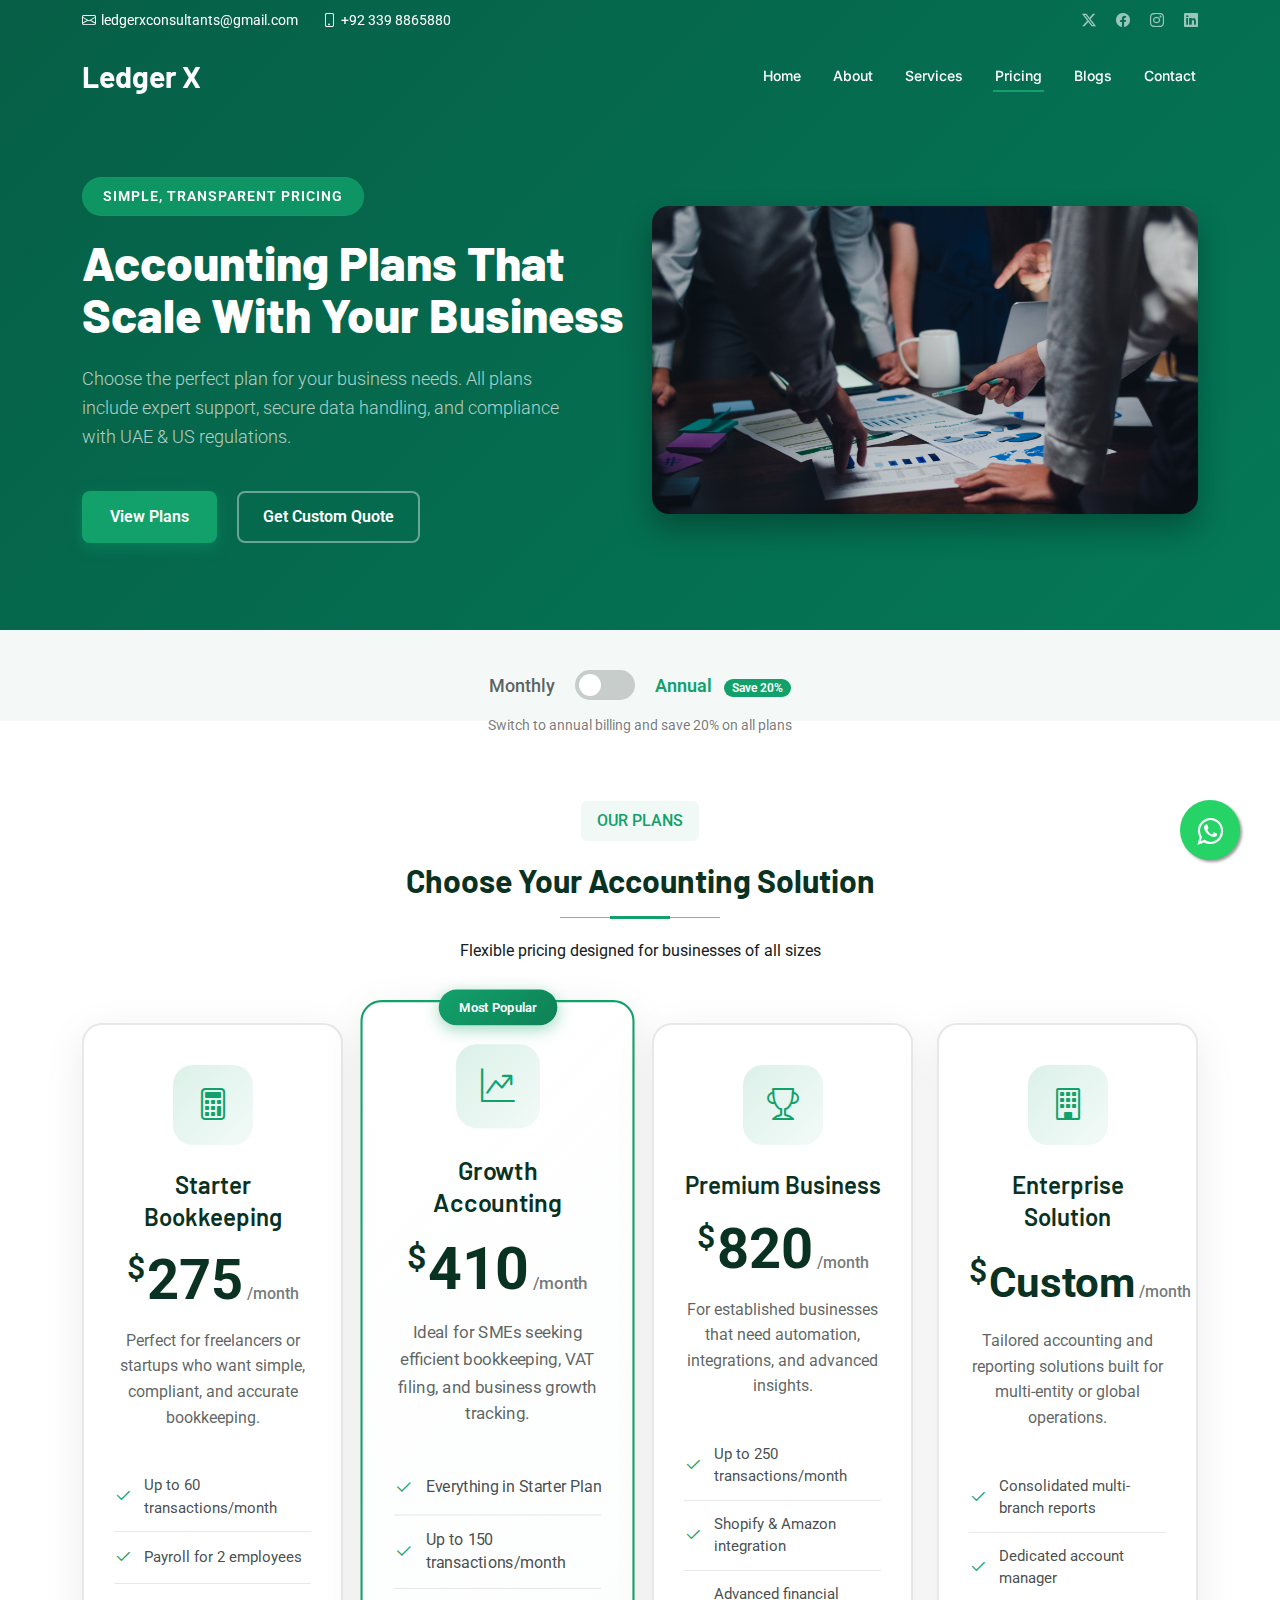
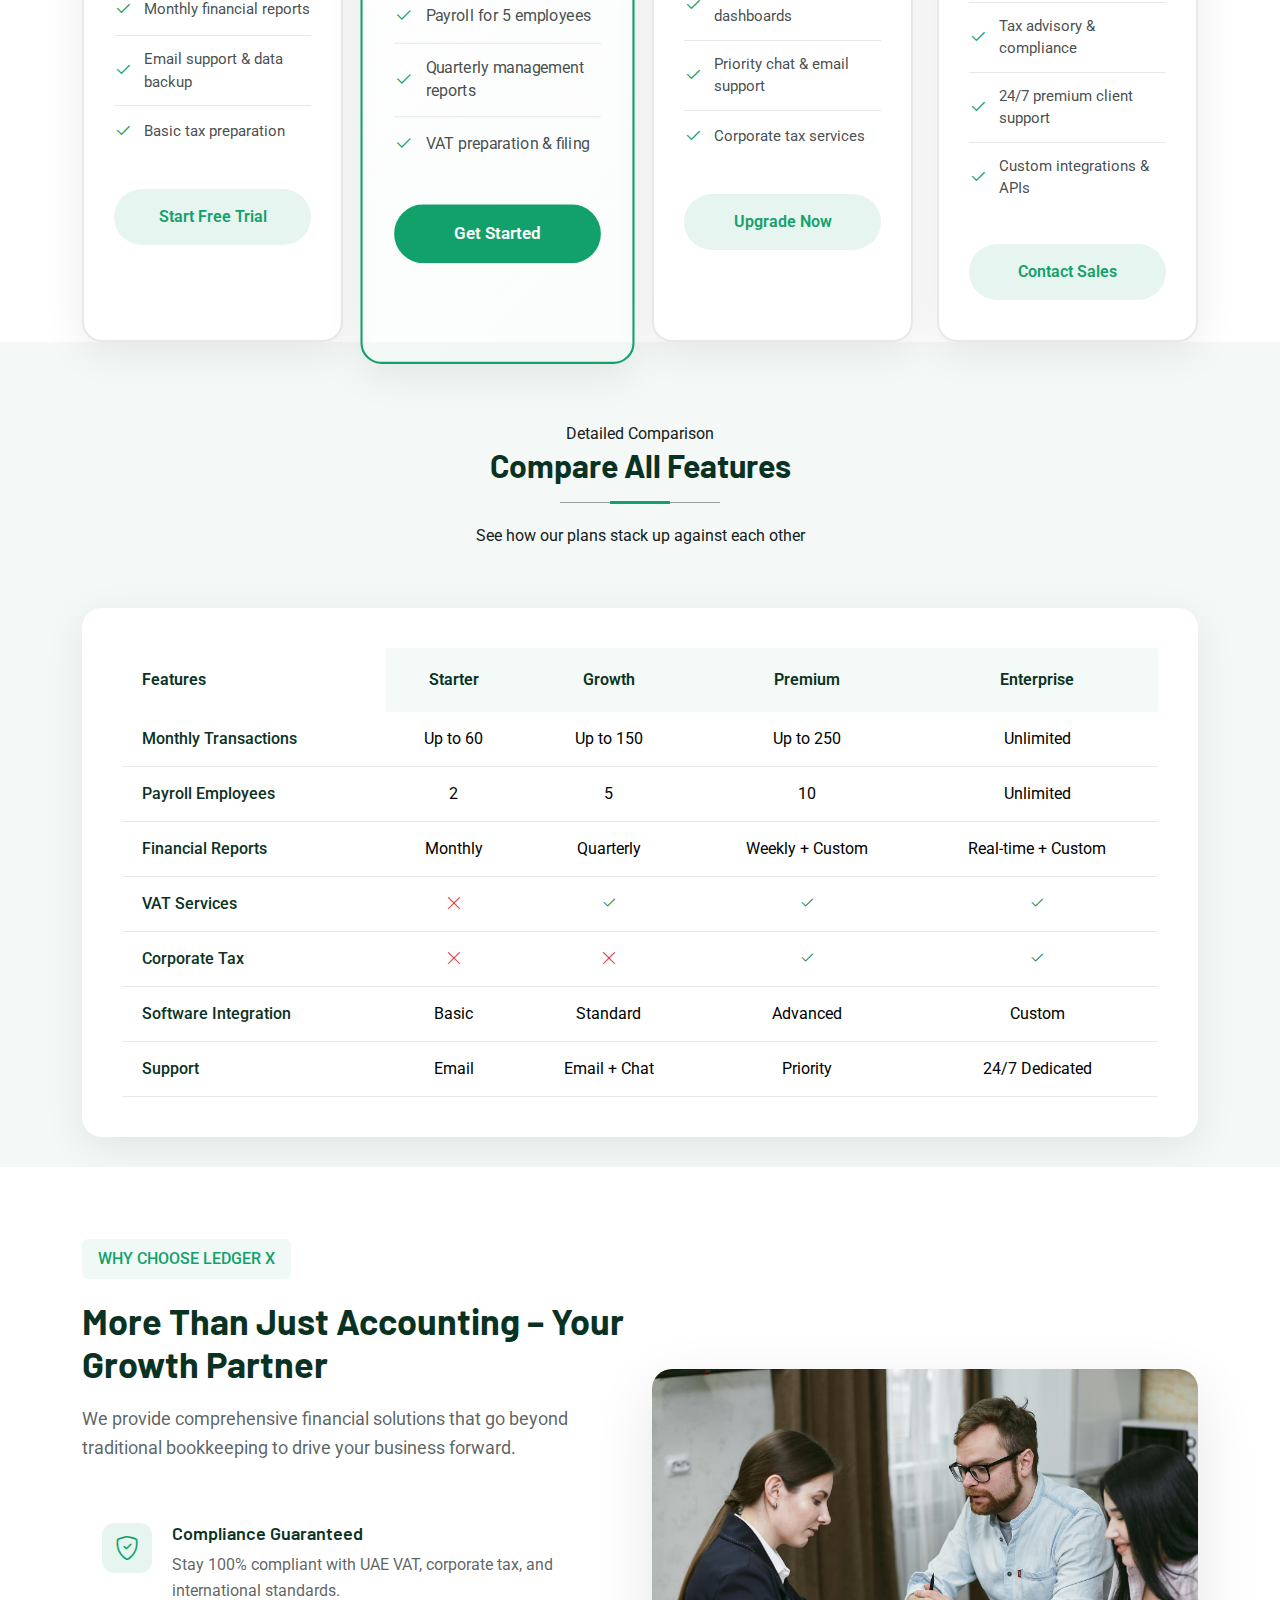
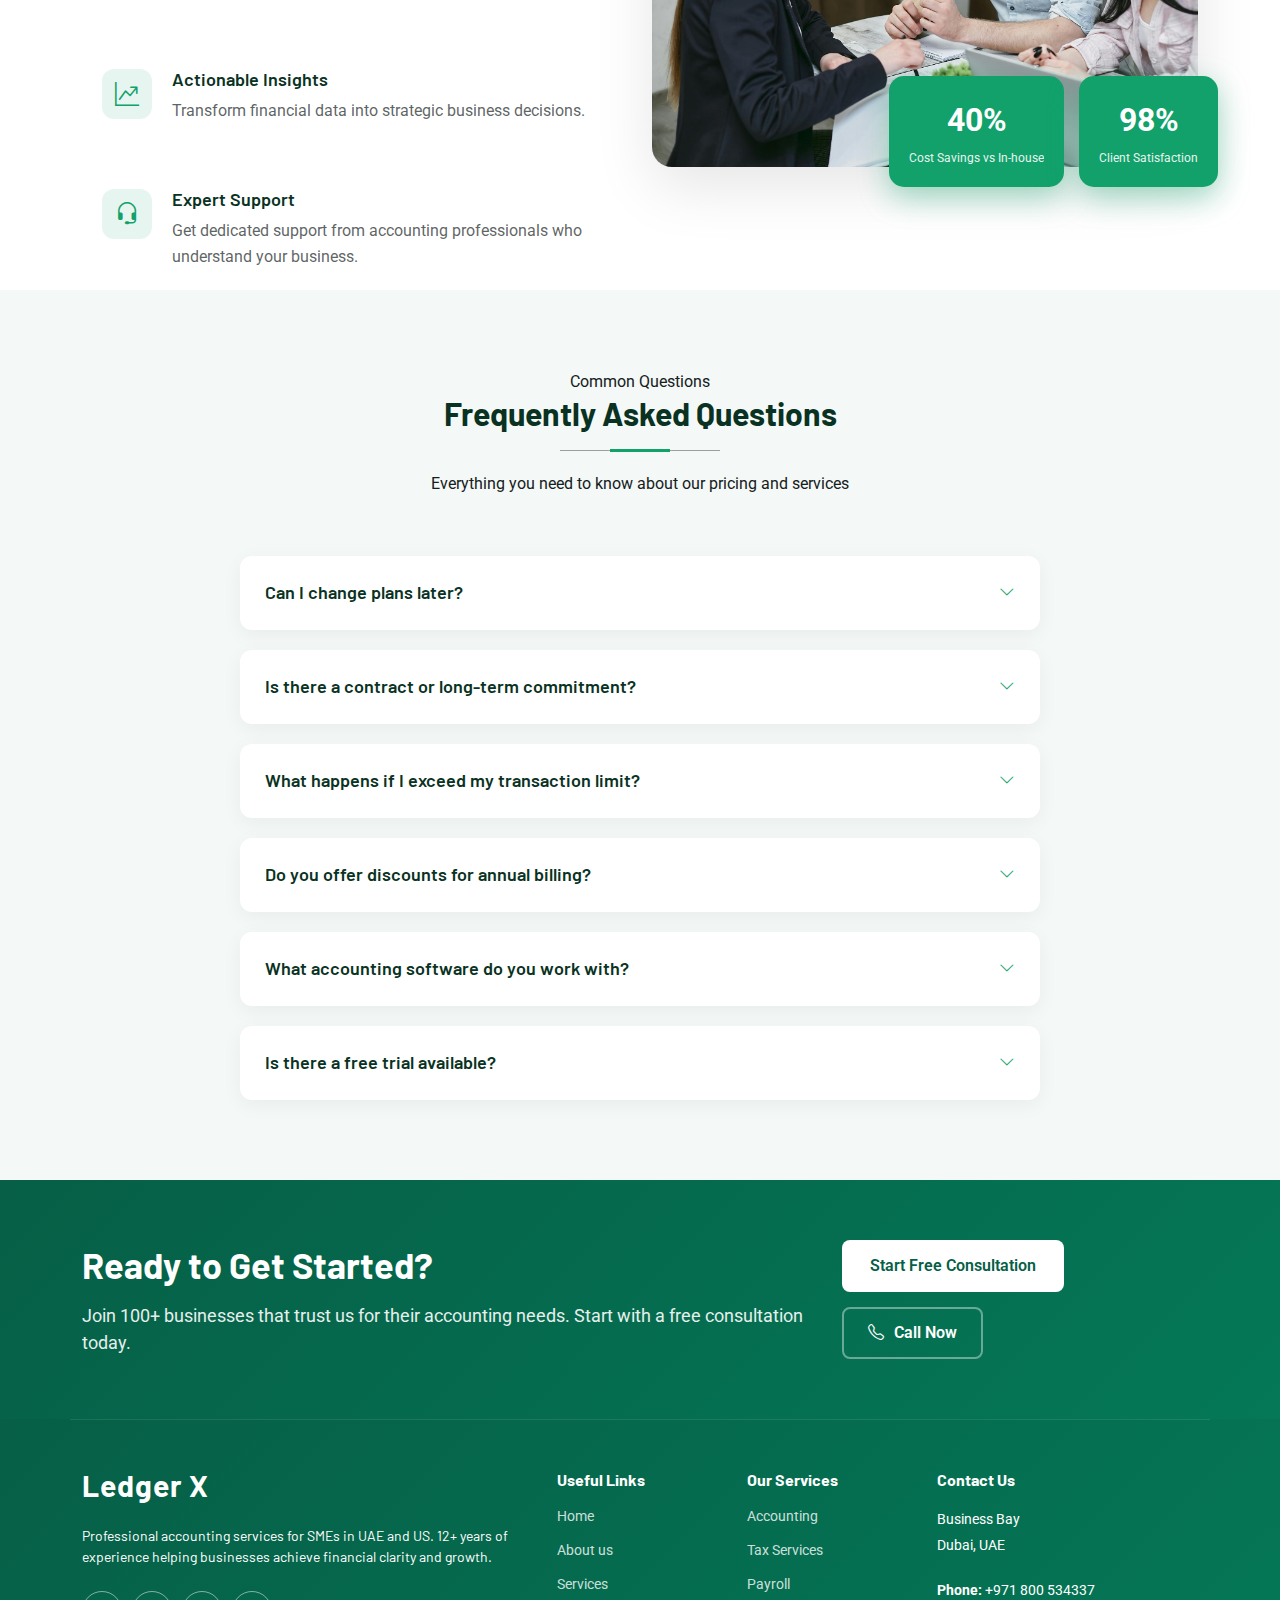
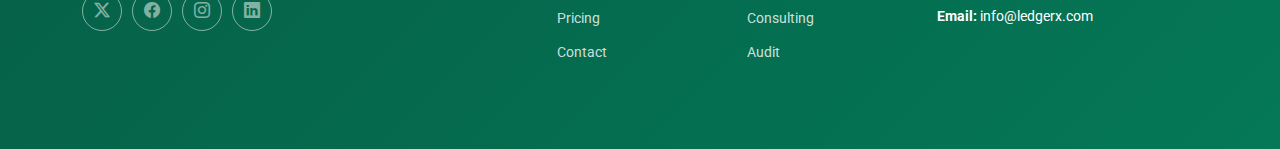
<file: price.html>
<!DOCTYPE html>
<html lang="en">
<head>
  <meta charset="utf-8">
  <meta content="width=device-width, initial-scale=1.0" name="viewport">
  <title>Pricing - Ledger X</title>
  <meta name="description" content="Transparent, flexible pricing for Ledger X accounting services. Choose from Starter, Growth, Premium, or custom Enterprise plans.">
  <meta name="keywords" content="accounting pricing, bookkeeping costs, financial services pricing, UAE accounting rates, US accounting fees">

  <!-- Favicons -->
  <link href="assets/img/favicon.png" rel="icon">
  <link href="assets/img/apple-touch-icon.png" rel="apple-touch-icon">

  <!-- Fonts -->
  <link href="https://fonts.googleapis.com" rel="preconnect">
  <link href="https://fonts.gstatic.com" rel="preconnect" crossorigin>
  <link href="https://fonts.googleapis.com/css2?family=Roboto:ital,wght@0,100;0,300;0,400;0,500;0,700;0,900;1,100;1,300;1,400;1,500;1,700;1,900&family=Inter:wght@100;200;300;400;500;600;700;800;900&family=Barlow:ital,wght@0,100;0,200;0,300;0,400;0,500;0,600;0,700;0,800;0,900;1,100;1,200;1,300;1,400;1,500;1,600;1,700;1,800;1,900&display=swap" rel="stylesheet">

  <!-- Vendor CSS Files -->
  <link href="assets/vendor/bootstrap/css/bootstrap.min.css" rel="stylesheet">
  <link href="assets/vendor/bootstrap-icons/bootstrap-icons.css" rel="stylesheet">
  <link
  rel="stylesheet"
  href="https://cdnjs.cloudflare.com/ajax/libs/font-awesome/4.7.0/css/font-awesome.min.css"
/>

  <!-- Main CSS File -->
  <link href="assets/css/main.css" rel="stylesheet">
  <link href="assets/css/pricing.css" rel="stylesheet">
  <style>
.float {
  position: fixed;
  width: 60px;
  height: 60px;
  bottom: 40px;
  right: 40px;
  background-color: #25d366;
  color: #FFF;
  border-radius: 50%;
  text-align: center;
  font-size: 30px;
  box-shadow: 2px 2px 3px #999;
  z-index: 100;
  transition: all 0.3s ease;
}

.float:hover {
  background-color: #20b85a;
  transform: scale(1.1);
}

.my-float {
  margin-top: 16px;
}
</style>
</head>

<body class="pricing-page">

 <header id="header" class="header fixed-top">

    <div class="topbar d-flex align-items-center ">
      <div class="container d-flex justify-content-center justify-content-md-between">
        <div class="contact-info d-flex align-items-center">
          <i class="bi bi-envelope d-flex align-items-center"><a href="mailto:contact@example.com">ledgerxconsultants@gmail.com</a></i>
          <i class="bi bi-phone d-flex align-items-center ms-4"><span>+92 339 8865880</span></i>
        </div>
        <div class="social-links d-none d-md-flex align-items-center">
          <a href="https://x.com/x_consultants" class="twitter"><i class="bi bi-twitter-x"></i></a>
          <a href="https://www.facebook.com/profile.php?id=61581501786151" class="facebook"><i class="bi bi-facebook"></i></a>
          <a href="https://www.instagram.com/ledger_x_consultants/" class="instagram"><i class="bi bi-instagram"></i></a>
          <a href="#" class="linkedin"><i class="bi bi-linkedin"></i></a>
        </div>
      </div>
    </div><!-- End Top Bar -->

    <div class="branding d-flex align-items-cente">

      <div class="container position-relative d-flex align-items-center justify-content-between">
        <a href="index.html" class="logo d-flex align-items-center">
          <!-- Uncomment the line below if you also wish to use an image logo -->
          <!-- <img src="assets/img/logo.webp" alt=""> -->
          <h1 class="sitename">Ledger X</h1>
        </a>

        <nav id="navmenu" class="navmenu">
          <ul>
            <li><a href="index.html">Home</a></li>
            <li><a href="about.html">About</a></li>
            <li><a href="server.html">Services</a></li>
            <li><a href="price.html" class="active">Pricing</a></li>
            <li><a href="blog.php">Blogs</a></li>
      
            <!-- <li class="dropdown"><a href="#"><span>Dropdown</span> <i class="bi bi-chevron-down toggle-dropdown"></i></a>
              <ul>
                <li><a href="#">Dropdown 1</a></li>
                <li class="dropdown"><a href="#"><span>Deep Dropdown</span> <i class="bi bi-chevron-down toggle-dropdown"></i></a>
                  <ul>
                    <li><a href="#">Deep Dropdown 1</a></li>
                    <li><a href="#">Deep Dropdown 2</a></li>
                    <li><a href="#">Deep Dropdown 3</a></li>
                    <li><a href="#">Deep Dropdown 4</a></li>
                    <li><a href="#">Deep Dropdown 5</a></li>
                  </ul>
                </li>
                <li><a href="#">Dropdown 2</a></li>
                <li><a href="#">Dropdown 3</a></li>
                <li><a href="#">Dropdown 4</a></li>
              </ul>
            </li> -->

            <li><a href="contact.html">Contact</a></li>

          </ul>
          <i class="mobile-nav-toggle d-xl-none bi bi-list"></i>
        </nav>

      </div>

    </div>

  </header>

  <main class="main">
     <!-- WhatsApp Floating Button -->
  <a href="https://api.whatsapp.com/send?phone=923001234567&text=Hi!%20I%20want%20to%20know%20more"
     class="float"
     target="_blank">
    <i class="fa fa-whatsapp my-float"></i>
  </a>
   
    <!-- Page Header -->
    <section class="page-header pricing-header section dark-background">
      <div class="container">
        <div class="row align-items-center">
          <div class="col-lg-6">
            <div class="page-header-content">
              <span class="page-badge">Simple, Transparent Pricing</span>
              <h1>Accounting Plans That Scale With Your Business</h1>
              <p class="lead">Choose the perfect plan for your business needs. All plans include expert support, secure data handling, and compliance with UAE & US regulations.</p>
              <div class="header-actions">
                <a href="#pricing-plans" class="btn-primary">View Plans</a>
                <a href="contact.html#contact-form" class="btn-secondary">Get Custom Quote</a>
              </div>
            </div>
          </div>
          <div class="col-lg-6">
            <div class="header-visual">
              <img src="assets/img/price header.jpg" alt="Pricing Plans" class="img-fluid">
            </div>
          </div>
        </div>
      </div>
    </section>

    <!-- Pricing Toggle -->
    <section class="pricing-toggle section light-background">
      <div class="container">
        <div class="row justify-content-center">
          <div class="col-lg-8 text-center">
            <div class="toggle-container">
              <span class="toggle-label">Monthly</span>
              <div class="toggle-switch">
                <input type="checkbox" id="billingToggle" class="toggle-input">
                <label for="billingToggle" class="toggle-slider"></label>
              </div>
              <span class="toggle-label active">Annual <span class="discount-badge">Save 20%</span></span>
            </div>
            <p class="toggle-description">Switch to annual billing and save 20% on all plans</p>
          </div>
        </div>
      </div>
    </section>

    <!-- Pricing Plans -->
    <section id="pricing-plans" class="pricing-plans section">
      <div class="container">
        <div class="section-title text-center">
          <span class="subtitle">Our Plans</span>
          <h2>Choose Your Accounting Solution</h2>
          <p>Flexible pricing designed for businesses of all sizes</p>
        </div>

        <div class="row gy-4 justify-content-center">
          <!-- Starter Plan -->
          <div class="col-xl-3 col-lg-6 col-md-12">
            <div class="pricing-item">
              <div class="pricing-icon">
                <i class="bi bi-calculator"></i>
              </div>
              <h3>Starter Bookkeeping</h3>
              <div class="price">
                <span class="currency">$</span>275<span class="period">/month</span>
              </div>
              <p class="description">Perfect for freelancers or startups who want simple, compliant, and accurate bookkeeping.</p>
              <ul class="features-list">
                <li><i class="bi bi-check2"></i>Up to 60 transactions/month</li>
                <li><i class="bi bi-check2"></i>Payroll for 2 employees</li>
                <li><i class="bi bi-check2"></i>Monthly financial reports</li>
                <li><i class="bi bi-check2"></i>Email support & data backup</li>
                <li><i class="bi bi-check2"></i>Basic tax preparation</li>
              </ul>
              <a href="contact.html" class="btn-pricing">Start Free Trial</a>
            </div>
          </div><!-- End Starter Plan -->

          <!-- Growth Plan -->
          <div class="col-xl-3 col-lg-6 col-md-12">
            <div class="pricing-item featured">
              <div class="pricing-badge">Most Popular</div>
              <div class="pricing-icon">
                <i class="bi bi-graph-up-arrow"></i>
              </div>
              <h3>Growth Accounting</h3>
              <div class="price">
                <span class="currency">$</span>410<span class="period">/month</span>
              </div>
              <p class="description">Ideal for SMEs seeking efficient bookkeeping, VAT filing, and business growth tracking.</p>
              <ul class="features-list">
                <li><i class="bi bi-check2"></i>Everything in Starter Plan</li>
                <li><i class="bi bi-check2"></i>Up to 150 transactions/month</li>
                <li><i class="bi bi-check2"></i>Payroll for 5 employees</li>
                <li><i class="bi bi-check2"></i>Quarterly management reports</li>
                <li><i class="bi bi-check2"></i>VAT preparation & filing</li>
              </ul>
              <a href="contact.html" class="btn-pricing">Get Started</a>
            </div>
          </div><!-- End Growth Plan -->

          <!-- Premium Plan -->
          <div class="col-xl-3 col-lg-6 col-md-12">
            <div class="pricing-item">
              <div class="pricing-icon">
                <i class="bi bi-trophy"></i>
              </div>
              <h3>Premium Business</h3>
              <div class="price">
                <span class="currency">$</span>820<span class="period">/month</span>
              </div>
              <p class="description">For established businesses that need automation, integrations, and advanced insights.</p>
              <ul class="features-list">
                <li><i class="bi bi-check2"></i>Up to 250 transactions/month</li>
                <li><i class="bi bi-check2"></i>Shopify & Amazon integration</li>
                <li><i class="bi bi-check2"></i>Advanced financial dashboards</li>
                <li><i class="bi bi-check2"></i>Priority chat & email support</li>
                <li><i class="bi bi-check2"></i>Corporate tax services</li>
              </ul>
              <a href="contact.html" class="btn-pricing">Upgrade Now</a>
            </div>
          </div><!-- End Premium Plan -->

          <!-- Enterprise Plan -->
          <div class="col-xl-3 col-lg-6 col-md-12">
            <div class="pricing-item enterprise-plan">
              <div class="pricing-icon">
                <i class="bi bi-building"></i>
              </div>
              <h3>Enterprise Solution</h3>
              <div class="price">
                <span class="currency">$</span>Custom<span class="period">/month</span>
              </div>
              <p class="description">Tailored accounting and reporting solutions built for multi-entity or global operations.</p>
              <ul class="features-list">
                <li><i class="bi bi-check2"></i>Consolidated multi-branch reports</li>
                <li><i class="bi bi-check2"></i>Dedicated account manager</li>
                <li><i class="bi bi-check2"></i>Tax advisory & compliance</li>
                <li><i class="bi bi-check2"></i>24/7 premium client support</li>
                <li><i class="bi bi-check2"></i>Custom integrations & APIs</li>
              </ul>
              <a href="contact.html" class="btn-pricing">Contact Sales</a>
            </div>
          </div><!-- End Enterprise Plan -->
        </div>
      </div>
    </section>

    <!-- Feature Comparison -->
    <section class="feature-comparison section light-background">
      <div class="container">
        <div class="section-title text-center">
          <span class="subtitle">Detailed Comparison</span>
          <h2>Compare All Features</h2>
          <p>See how our plans stack up against each other</p>
        </div>

        <div class="comparison-table">
          <div class="table-responsive">
            <table class="table">
              <thead>
                <tr>
                  <th scope="col">Features</th>
                  <th scope="col">Starter</th>
                  <th scope="col">Growth</th>
                  <th scope="col">Premium</th>
                  <th scope="col">Enterprise</th>
                </tr>
              </thead>
              <tbody>
                <tr>
                  <td>Monthly Transactions</td>
                  <td>Up to 60</td>
                  <td>Up to 150</td>
                  <td>Up to 250</td>
                  <td>Unlimited</td>
                </tr>
                <tr>
                  <td>Payroll Employees</td>
                  <td>2</td>
                  <td>5</td>
                  <td>10</td>
                  <td>Unlimited</td>
                </tr>
                <tr>
                  <td>Financial Reports</td>
                  <td>Monthly</td>
                  <td>Quarterly</td>
                  <td>Weekly + Custom</td>
                  <td>Real-time + Custom</td>
                </tr>
                <tr>
                  <td>VAT Services</td>
                  <td><i class="bi bi-x-lg text-danger"></i></td>
                  <td><i class="bi bi-check2 text-success"></i></td>
                  <td><i class="bi bi-check2 text-success"></i></td>
                  <td><i class="bi bi-check2 text-success"></i></td>
                </tr>
                <tr>
                  <td>Corporate Tax</td>
                  <td><i class="bi bi-x-lg text-danger"></i></td>
                  <td><i class="bi bi-x-lg text-danger"></i></td>
                  <td><i class="bi bi-check2 text-success"></i></td>
                  <td><i class="bi bi-check2 text-success"></i></td>
                </tr>
                <tr>
                  <td>Software Integration</td>
                  <td>Basic</td>
                  <td>Standard</td>
                  <td>Advanced</td>
                  <td>Custom</td>
                </tr>
                <tr>
                  <td>Support</td>
                  <td>Email</td>
                  <td>Email + Chat</td>
                  <td>Priority</td>
                  <td>24/7 Dedicated</td>
                </tr>
              </tbody>
            </table>
          </div>
        </div>
      </div>
    </section>

    <!-- Value Proposition -->
    <section class="value-proposition section">
      <div class="container">
        <div class="row align-items-center">
          <div class="col-lg-6">
            <div class="value-content">
              <span class="subtitle">Why Choose Ledger X</span>
              <h2>More Than Just Accounting – Your Growth Partner</h2>
              <p>We provide comprehensive financial solutions that go beyond traditional bookkeeping to drive your business forward.</p>
              
              <div class="value-features">
                <div class="value-item">
                  <i class="bi bi-shield-check"></i>
                  <div>
                    <h5>Compliance Guaranteed</h5>
                    <p>Stay 100% compliant with UAE VAT, corporate tax, and international standards.</p>
                  </div>
                </div>
                <div class="value-item">
                  <i class="bi bi-graph-up-arrow"></i>
                  <div>
                    <h5>Actionable Insights</h5>
                    <p>Transform financial data into strategic business decisions.</p>
                  </div>
                </div>
                <div class="value-item">
                  <i class="bi bi-headset"></i>
                  <div>
                    <h5>Expert Support</h5>
                    <p>Get dedicated support from accounting professionals who understand your business.</p>
                  </div>
                </div>
              </div>
            </div>
          </div>
          <div class="col-lg-6">
            <div class="value-visual">
              <img src="assets/img/6.jpg" alt="Value Proposition" class="img-fluid">
              <div class="floating-stats">
                <div class="stat-card">
                  <div class="stat-number">40%</div>
                  <div class="stat-label">Cost Savings vs In-house</div>
                </div>
                <div class="stat-card">
                  <div class="stat-number">98%</div>
                  <div class="stat-label">Client Satisfaction</div>
                </div>
              </div>
            </div>
          </div>
        </div>
      </div>
    </section>

    <!-- FAQ Section -->
    <section class="pricing-faq section light-background">
      <div class="container">
        <div class="section-title text-center">
          <span class="subtitle">Common Questions</span>
          <h2>Frequently Asked Questions</h2>
          <p>Everything you need to know about our pricing and services</p>
        </div>

        <div class="faq-grid">
          <div class="faq-item">
            <div class="faq-question">
              <h5>Can I change plans later?</h5>
              <i class="bi bi-chevron-down"></i>
            </div>
            <div class="faq-answer">
              <p>Yes, you can upgrade or downgrade your plan at any time. Changes take effect at the start of your next billing cycle.</p>
            </div>
          </div>

          <div class="faq-item">
            <div class="faq-question">
              <h5>Is there a contract or long-term commitment?</h5>
              <i class="bi bi-chevron-down"></i>
            </div>
            <div class="faq-answer">
              <p>No long-term contracts required. All plans are month-to-month, and you can cancel anytime with 30 days notice.</p>
            </div>
          </div>

          <div class="faq-item">
            <div class="faq-question">
              <h5>What happens if I exceed my transaction limit?</h5>
              <i class="bi bi-chevron-down"></i>
            </div>
            <div class="faq-answer">
              <p>We'll notify you before you reach your limit. Additional transactions are billed at $2 per transaction, or we can help you upgrade to a higher plan.</p>
            </div>
          </div>

          <div class="faq-item">
            <div class="faq-question">
              <h5>Do you offer discounts for annual billing?</h5>
              <i class="bi bi-chevron-down"></i>
            </div>
            <div class="faq-answer">
              <p>Yes! Save 20% when you choose annual billing. This applies to all plans except custom enterprise solutions.</p>
            </div>
          </div>

          <div class="faq-item">
            <div class="faq-question">
              <h5>What accounting software do you work with?</h5>
              <i class="bi bi-chevron-down"></i>
            </div>
            <div class="faq-answer">
              <p>We're certified experts in QuickBooks, Xero, Zoho Books, and other leading platforms. We can also help with migration between systems.</p>
            </div>
          </div>

          <div class="faq-item">
            <div class="faq-question">
              <h5>Is there a free trial available?</h5>
              <i class="bi bi-chevron-down"></i>
            </div>
            <div class="faq-answer">
              <p>Yes, we offer a 14-day free trial for all monthly plans. No credit card required to start.</p>
            </div>
          </div>
        </div>
      </div>
    </section>

    <!-- CTA Section -->
    <section class="pricing-cta section dark-background">
      <div class="container">
        <div class="row align-items-center">
          <div class="col-lg-8">
            <h2>Ready to Get Started?</h2>
            <p>Join 100+ businesses that trust us for their accounting needs. Start with a free consultation today.</p>
          </div>
          <div class="col-lg-4 text-lg-end">
            <div class="cta-buttons">
              <a href="contact.html" class="btn-primary">Start Free Consultation</a>
              <a href="tel:+92 339 8865880" class="btn-secondary">
                <i class="bi bi-telephone"></i>
                Call Now
              </a>
            </div>
          </div>
        </div>
      </div>
    </section>
  </main>

  <footer id="footer" class="footer position-relative dark-background">
    <div class="container footer-top">
      <div class="row gy-4">
        <div class="col-lg-5 col-md-12 footer-about">
          <a href="index.html" class="logo d-flex align-items-center">
            <span class="sitename">Ledger X</span>
          </a>
          <p>Professional accounting services for SMEs in UAE and US. 12+ years of experience helping businesses achieve financial clarity and growth.</p>
          <div class="social-links d-flex mt-4">
            <a href=""><i class="bi bi-twitter-x"></i></a>
            <a href=""><i class="bi bi-facebook"></i></a>
            <a href=""><i class="bi bi-instagram"></i></a>
            <a href=""><i class="bi bi-linkedin"></i></a>
          </div>
        </div>

        <div class="col-lg-2 col-6 footer-links">
          <h4>Useful Links</h4>
          <ul>
            <li><a href="index.html">Home</a></li>
            <li><a href="about.html">About us</a></li>
            <li><a href="server.html">Services</a></li>
            <li><a href="pricing.html">Pricing</a></li>
            <li><a href="contact.html">Contact</a></li>
          </ul>
        </div>

        <div class="col-lg-2 col-6 footer-links">
          <h4>Our Services</h4>
          <ul>
            <li><a href="server.html">Accounting</a></li>
            <li><a href="server.html">Tax Services</a></li>
            <li><a href="server.html">Payroll</a></li>
            <li><a href="server.html">Consulting</a></li>
            <li><a href="server.html">Audit</a></li>
          </ul>
        </div>

        <div class="col-lg-3 col-md-12 footer-contact text-center text-md-start">
          <h4>Contact Us</h4>
          <p>Business Bay</p>
          <p>Dubai, UAE</p>
          <p class="mt-4"><strong>Phone:</strong> <span>+971 800 534337</span></p>
          <p><strong>Email:</strong> <span>info@ledgerx.com</span></p>
        </div>
      </div>
    </div>
  </footer>

  <!-- Vendor JS Files -->
  <script src="assets/vendor/bootstrap/js/bootstrap.bundle.min.js"></script>

  <!-- Main JS File -->
  <script src="assets/js/main.js"></script>
  <script src="assets/js/pricing.js"></script>
</body>
</html>
</file>
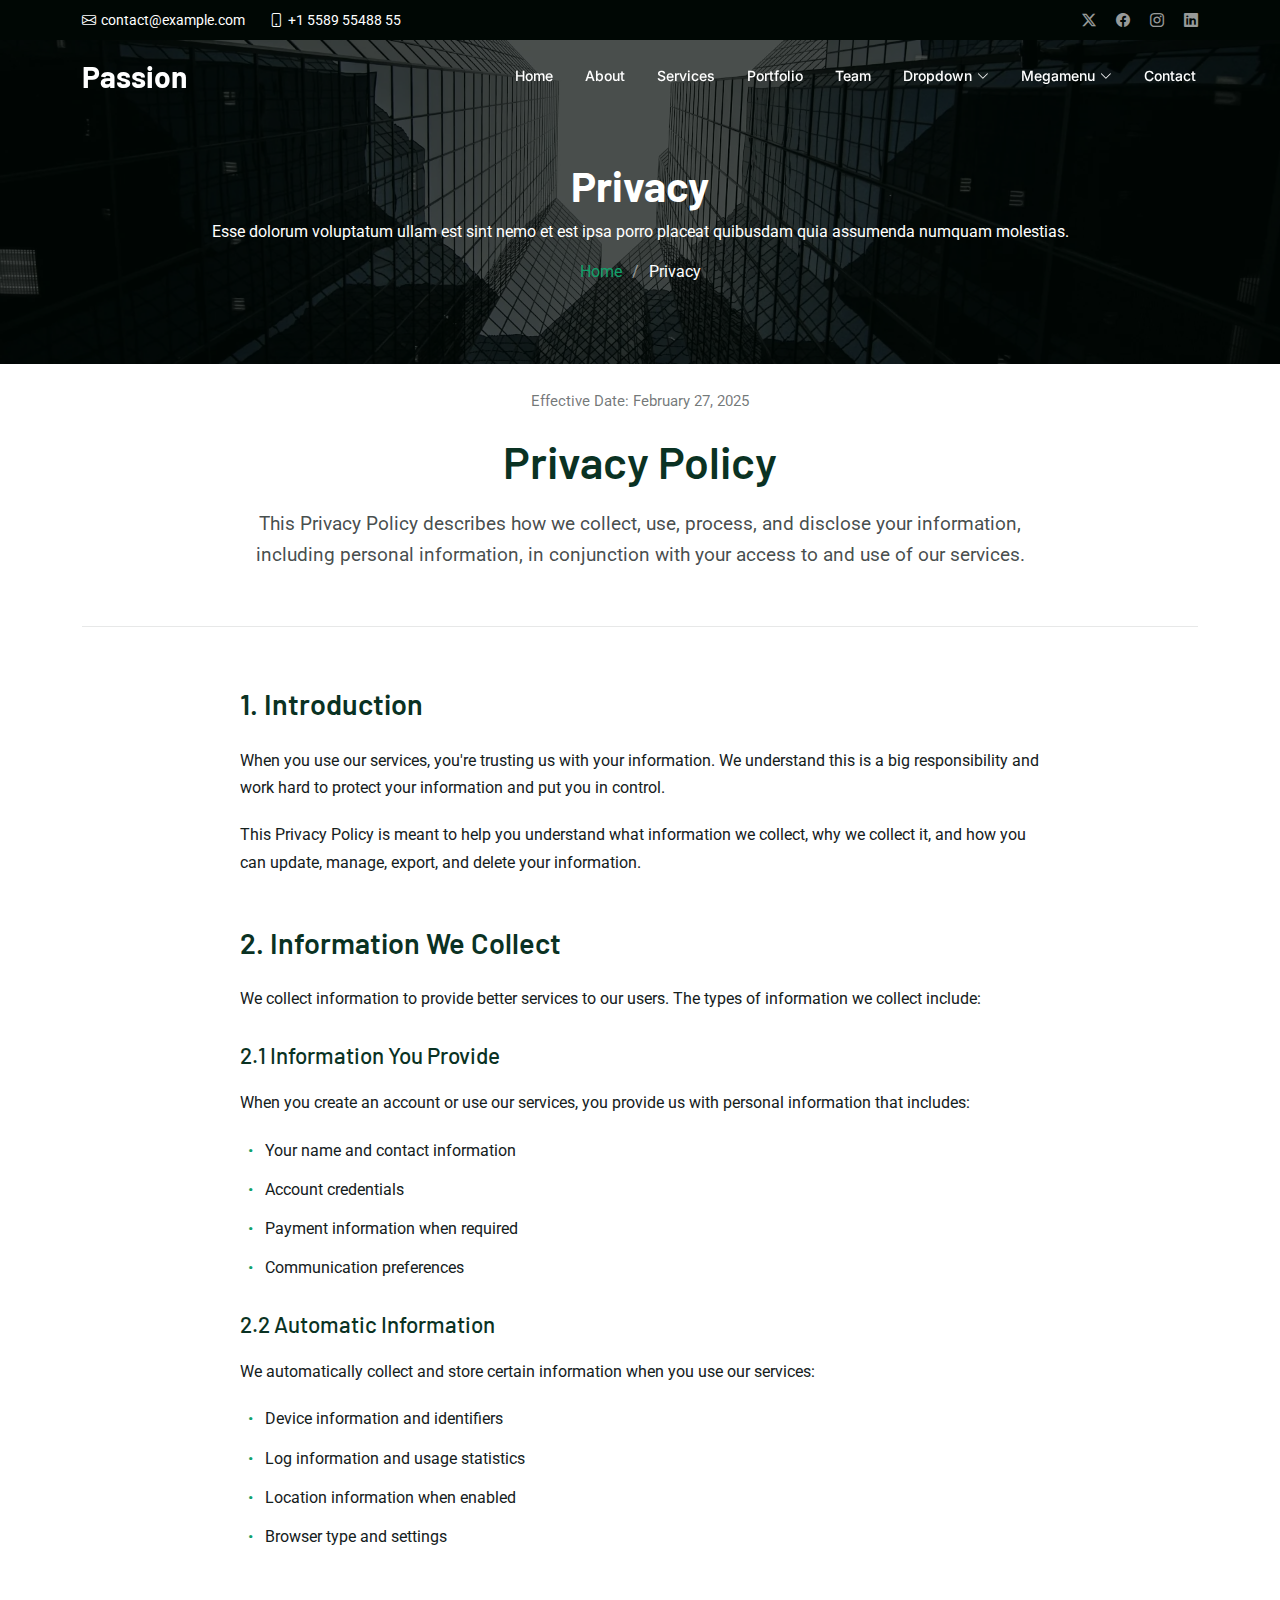
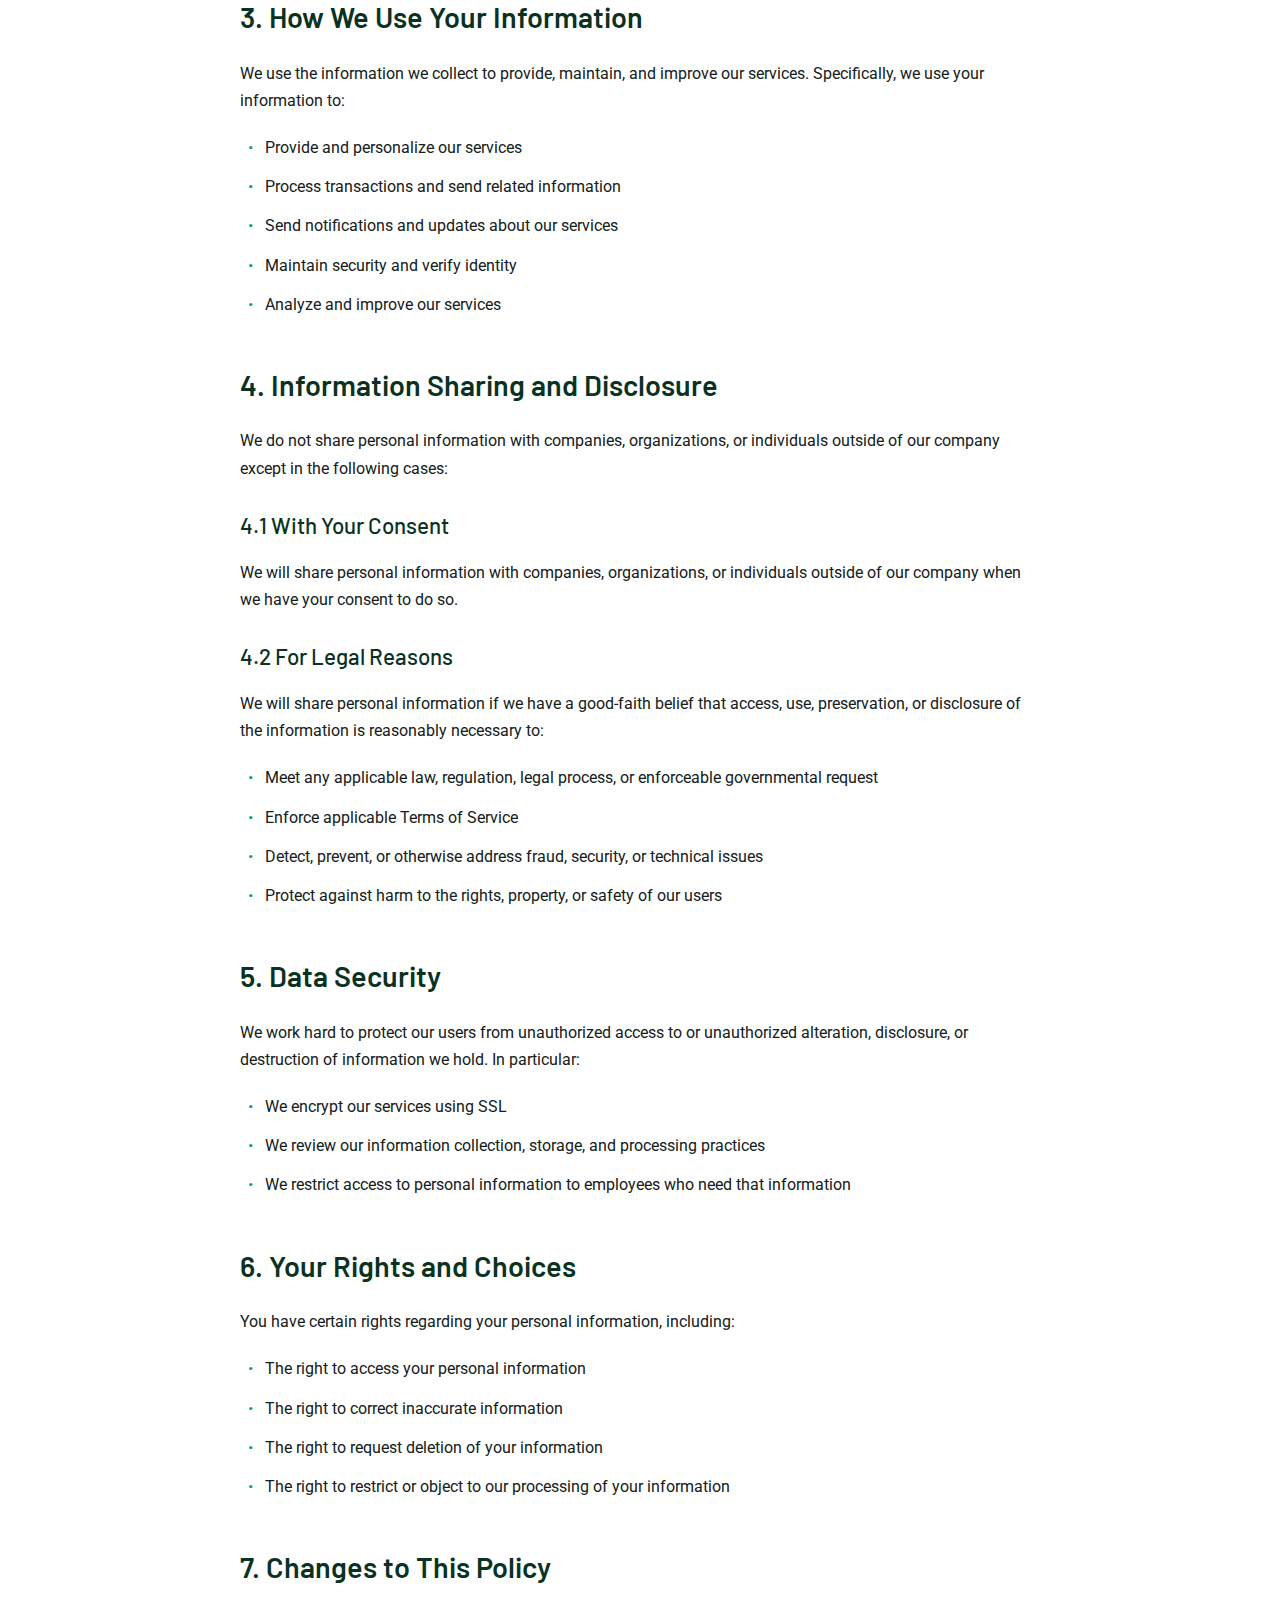
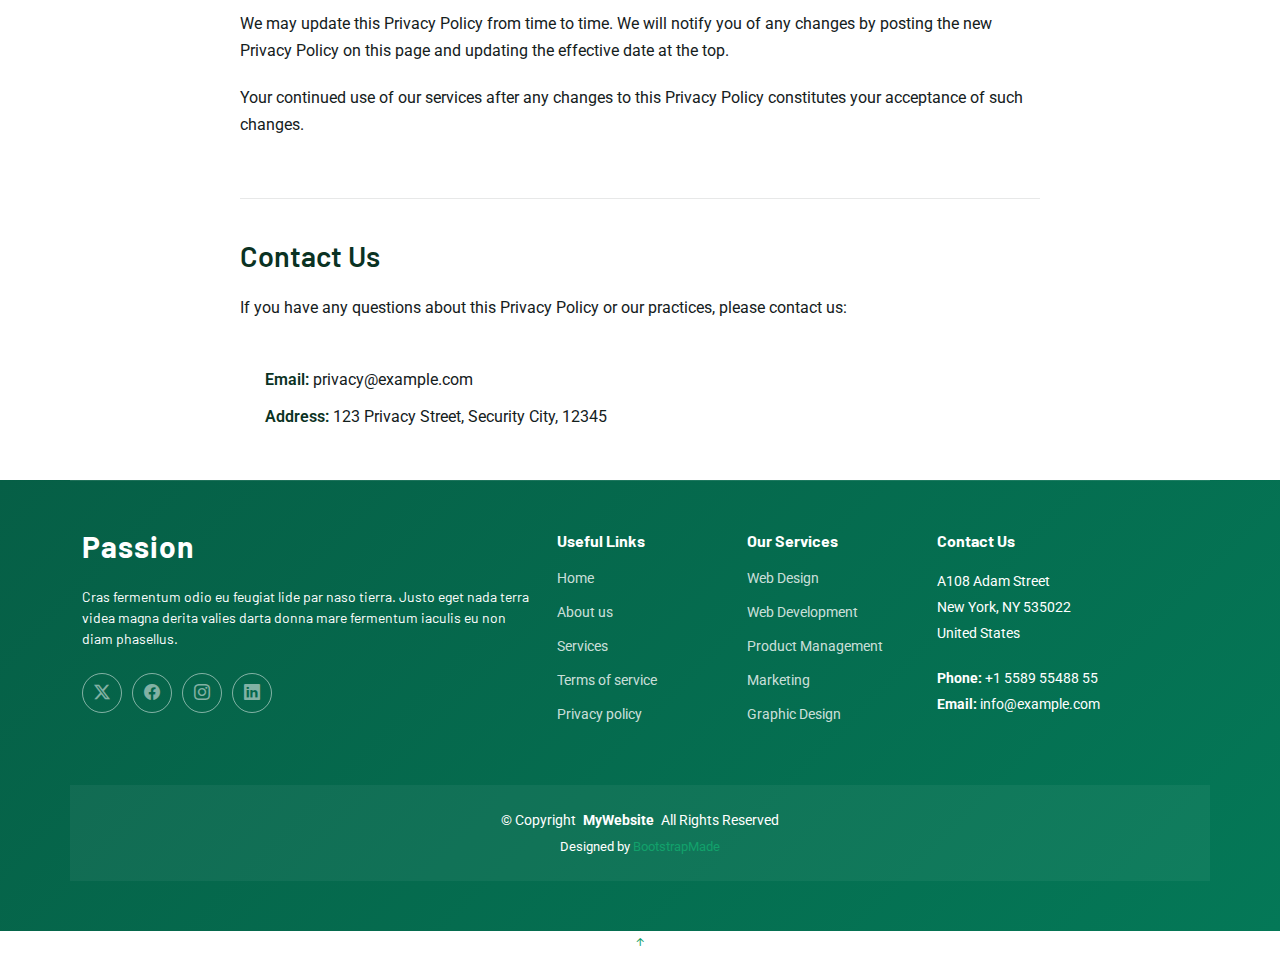
<file: privacy.html>
<!DOCTYPE html>
<html lang="en">

<head>
  <meta charset="utf-8">
  <meta content="width=device-width, initial-scale=1.0" name="viewport">
  <title>Privacy - Passion Bootstrap Template</title>
  <meta name="description" content="">
  <meta name="keywords" content="">

  <!-- Favicons -->
  <link href="assets/img/favicon.png" rel="icon">
  <link href="assets/img/apple-touch-icon.png" rel="apple-touch-icon">

  <!-- Fonts -->
  <link href="https://fonts.googleapis.com" rel="preconnect">
  <link href="https://fonts.gstatic.com" rel="preconnect" crossorigin>
  <link href="https://fonts.googleapis.com/css2?family=Roboto:ital,wght@0,100;0,300;0,400;0,500;0,700;0,900;1,100;1,300;1,400;1,500;1,700;1,900&family=Inter:wght@100;200;300;400;500;600;700;800;900&family=Barlow:ital,wght@0,100;0,200;0,300;0,400;0,500;0,600;0,700;0,800;0,900;1,100;1,200;1,300;1,400;1,500;1,600;1,700;1,800;1,900&display=swap" rel="stylesheet">

  <!-- Vendor CSS Files -->
  <link href="assets/vendor/bootstrap/css/bootstrap.min.css" rel="stylesheet">
  <link href="assets/vendor/bootstrap-icons/bootstrap-icons.css" rel="stylesheet">
  <link href="assets/vendor/glightbox/css/glightbox.min.css" rel="stylesheet">
  <link href="assets/vendor/swiper/swiper-bundle.min.css" rel="stylesheet">

  <!-- Main CSS File -->
  <link href="assets/css/main.css" rel="stylesheet">

  <!-- =======================================================
  * Template Name: Passion
  * Template URL: https://bootstrapmade.com/passion-bootstrap-template/
  * Updated: Jul 21 2025 with Bootstrap v5.3.7
  * Author: BootstrapMade.com
  * License: https://bootstrapmade.com/license/
  ======================================================== -->
</head>

<body class="privacy-page">

  <header id="header" class="header fixed-top">

    <div class="topbar d-flex align-items-center dark-background">
      <div class="container d-flex justify-content-center justify-content-md-between">
        <div class="contact-info d-flex align-items-center">
          <i class="bi bi-envelope d-flex align-items-center"><a href="mailto:contact@example.com">contact@example.com</a></i>
          <i class="bi bi-phone d-flex align-items-center ms-4"><span>+1 5589 55488 55</span></i>
        </div>
        <div class="social-links d-none d-md-flex align-items-center">
          <a href="#" class="twitter"><i class="bi bi-twitter-x"></i></a>
          <a href="#" class="facebook"><i class="bi bi-facebook"></i></a>
          <a href="#" class="instagram"><i class="bi bi-instagram"></i></a>
          <a href="#" class="linkedin"><i class="bi bi-linkedin"></i></a>
        </div>
      </div>
    </div><!-- End Top Bar -->

    <div class="branding d-flex align-items-cente">

      <div class="container position-relative d-flex align-items-center justify-content-between">
        <a href="index.html" class="logo d-flex align-items-center">
          <!-- Uncomment the line below if you also wish to use an image logo -->
          <!-- <img src="assets/img/logo.webp" alt=""> -->
          <h1 class="sitename">Passion</h1>
        </a>

        <nav id="navmenu" class="navmenu">
          <ul>
            <li><a href="#hero">Home</a></li>
            <li><a href="#about">About</a></li>
            <li><a href="#services">Services</a></li>
            <li><a href="#portfolio">Portfolio</a></li>
            <li><a href="#team">Team</a></li>
            <li class="dropdown"><a href="#"><span>Dropdown</span> <i class="bi bi-chevron-down toggle-dropdown"></i></a>
              <ul>
                <li><a href="#">Dropdown 1</a></li>
                <li class="dropdown"><a href="#"><span>Deep Dropdown</span> <i class="bi bi-chevron-down toggle-dropdown"></i></a>
                  <ul>
                    <li><a href="#">Deep Dropdown 1</a></li>
                    <li><a href="#">Deep Dropdown 2</a></li>
                    <li><a href="#">Deep Dropdown 3</a></li>
                    <li><a href="#">Deep Dropdown 4</a></li>
                    <li><a href="#">Deep Dropdown 5</a></li>
                  </ul>
                </li>
                <li><a href="#">Dropdown 2</a></li>
                <li><a href="#">Dropdown 3</a></li>
                <li><a href="#">Dropdown 4</a></li>
              </ul>
            </li>

            <!-- Megamenu 2 -->
            <li class="megamenu-2"><a href="#"><span>Megamenu</span> <i class="bi bi-chevron-down toggle-dropdown"></i></a>

              <!-- Mobile Megamenu -->
              <ul class="mobile-megamenu">

                <li><a href="#">Product Analytics</a></li>
                <li><a href="#">Customer Insights</a></li>
                <li><a href="#">Market Research</a></li>

                <li class="dropdown"><a href="#"><span>Enterprise Software</span> <i class="bi bi-chevron-down toggle-dropdown"></i></a>
                  <ul>
                    <li><a href="#">CRM Solutions</a></li>
                    <li><a href="#">ERP Systems</a></li>
                    <li><a href="#">Workflow Automation</a></li>
                    <li><a href="#">Document Management</a></li>
                    <li><a href="#">Business Intelligence</a></li>
                    <li><a href="#">Integration Platform</a></li>
                  </ul>
                </li>

                <li class="dropdown"><a href="#"><span>Development Tools</span> <i class="bi bi-chevron-down toggle-dropdown"></i></a>
                  <ul>
                    <li><a href="#">Code Editors</a></li>
                    <li><a href="#">Version Control</a></li>
                    <li><a href="#">Testing Frameworks</a></li>
                    <li><a href="#">Deployment Tools</a></li>
                    <li><a href="#">API Management</a></li>
                    <li><a href="#">Performance Monitoring</a></li>
                  </ul>
                </li>

                <li class="dropdown"><a href="#"><span>Creative Suite</span> <i class="bi bi-chevron-down toggle-dropdown"></i></a>
                  <ul>
                    <li><a href="#">Design Software</a></li>
                    <li><a href="#">Video Editing</a></li>
                    <li><a href="#">Audio Production</a></li>
                    <li><a href="#">Animation Tools</a></li>
                    <li><a href="#">Photo Editing</a></li>
                    <li><a href="#">3D Modeling</a></li>
                  </ul>
                </li>

                <li class="dropdown"><a href="#"><span>Resources</span> <i class="bi bi-chevron-down toggle-dropdown"></i></a>
                  <ul>
                    <li><a href="#">Documentation</a></li>
                    <li><a href="#">Tutorials</a></li>
                    <li><a href="#">Community</a></li>
                    <li><a href="#">Blog Posts</a></li>
                  </ul>
                </li>

              </ul><!-- End Mobile Megamenu -->

              <!-- Desktop Megamenu -->
              <div class="desktop-megamenu">

                <div class="tab-navigation">
                  <ul class="nav nav-tabs flex-column" id="2190-megamenu-tabs" role="tablist">
                    <li class="nav-item" role="presentation">
                      <button class="nav-link active" id="2190-tab-1-tab" data-bs-toggle="tab" data-bs-target="#2190-tab-1" type="button" role="tab" aria-controls="2190-tab-1" aria-selected="true">
                        <i class="bi bi-building-gear"></i>
                        <span>Enterprise Software</span>
                      </button>
                    </li>
                    <li class="nav-item" role="presentation">
                      <button class="nav-link" id="2190-tab-2-tab" data-bs-toggle="tab" data-bs-target="#2190-tab-2" type="button" role="tab" aria-controls="2190-tab-2" aria-selected="false">
                        <i class="bi bi-code-slash"></i>
                        <span>Development Tools</span>
                      </button>
                    </li>
                    <li class="nav-item" role="presentation">
                      <button class="nav-link" id="2190-tab-3-tab" data-bs-toggle="tab" data-bs-target="#2190-tab-3" type="button" role="tab" aria-controls="2190-tab-3" aria-selected="false">
                        <i class="bi bi-palette"></i>
                        <span>Creative Suite</span>
                      </button>
                    </li>
                    <li class="nav-item" role="presentation">
                      <button class="nav-link" id="2190-tab-4-tab" data-bs-toggle="tab" data-bs-target="#2190-tab-4" type="button" role="tab" aria-controls="2190-tab-4" aria-selected="false">
                        <i class="bi bi-journal-text"></i>
                        <span>Resources</span>
                      </button>
                    </li>
                  </ul>
                </div>

                <div class="tab-content">

                  <!-- Enterprise Software Tab -->
                  <div class="tab-pane fade show active" id="2190-tab-1" role="tabpanel" aria-labelledby="2190-tab-1-tab">
                    <div class="content-grid">
                      <div class="product-section">
                        <h4>Core Solutions</h4>
                        <div class="product-list">
                          <a href="#" class="product-link">
                            <i class="bi bi-people"></i>
                            <div>
                              <span>CRM Solutions</span>
                              <small>Manage customer relationships effectively</small>
                            </div>
                          </a>
                          <a href="#" class="product-link">
                            <i class="bi bi-diagram-3"></i>
                            <div>
                              <span>ERP Systems</span>
                              <small>Integrate all business processes</small>
                            </div>
                          </a>
                          <a href="#" class="product-link">
                            <i class="bi bi-gear-wide"></i>
                            <div>
                              <span>Workflow Automation</span>
                              <small>Streamline repetitive tasks</small>
                            </div>
                          </a>
                        </div>
                      </div>

                      <div class="product-section">
                        <h4>Data &amp; Analytics</h4>
                        <div class="product-list">
                          <a href="#" class="product-link">
                            <i class="bi bi-file-earmark-text"></i>
                            <div>
                              <span>Document Management</span>
                              <small>Organize and secure documents</small>
                            </div>
                          </a>
                          <a href="#" class="product-link">
                            <i class="bi bi-bar-chart"></i>
                            <div>
                              <span>Business Intelligence</span>
                              <small>Make data-driven decisions</small>
                            </div>
                          </a>
                          <a href="#" class="product-link">
                            <i class="bi bi-share"></i>
                            <div>
                              <span>Integration Platform</span>
                              <small>Connect all your systems</small>
                            </div>
                          </a>
                        </div>
                      </div>
                    </div>

                    <div class="featured-banner">
                      <div class="banner-content">
                        <img src="assets/img/misc/misc-7.webp" alt="Enterprise Solutions" class="banner-image">
                        <div class="banner-info">
                          <h5>Enterprise Package</h5>
                          <p>Comprehensive business management solution with advanced features and 24/7 support.</p>
                          <a href="#" class="cta-btn">Get Started <i class="bi bi-arrow-right"></i></a>
                        </div>
                      </div>
                    </div>
                  </div>

                  <!-- Development Tools Tab -->
                  <div class="tab-pane fade" id="2190-tab-2" role="tabpanel" aria-labelledby="2190-tab-2-tab">
                    <div class="content-grid">
                      <div class="product-section">
                        <h4>Code &amp; Build</h4>
                        <div class="product-list">
                          <a href="#" class="product-link">
                            <i class="bi bi-code-square"></i>
                            <div>
                              <span>Code Editors</span>
                              <small>Advanced development environment</small>
                            </div>
                          </a>
                          <a href="#" class="product-link">
                            <i class="bi bi-git"></i>
                            <div>
                              <span>Version Control</span>
                              <small>Track changes and collaborate</small>
                            </div>
                          </a>
                          <a href="#" class="product-link">
                            <i class="bi bi-check2-square"></i>
                            <div>
                              <span>Testing Frameworks</span>
                              <small>Ensure code quality</small>
                            </div>
                          </a>
                        </div>
                      </div>

                      <div class="product-section">
                        <h4>Deploy &amp; Monitor</h4>
                        <div class="product-list">
                          <a href="#" class="product-link">
                            <i class="bi bi-cloud-upload"></i>
                            <div>
                              <span>Deployment Tools</span>
                              <small>Seamless application deployment</small>
                            </div>
                          </a>
                          <a href="#" class="product-link">
                            <i class="bi bi-api"></i>
                            <div>
                              <span>API Management</span>
                              <small>Design and manage APIs</small>
                            </div>
                          </a>
                          <a href="#" class="product-link">
                            <i class="bi bi-speedometer2"></i>
                            <div>
                              <span>Performance Monitoring</span>
                              <small>Track application performance</small>
                            </div>
                          </a>
                        </div>
                      </div>
                    </div>

                    <div class="featured-banner">
                      <div class="banner-content">
                        <img src="assets/img/misc/misc-12.webp" alt="Development Tools" class="banner-image">
                        <div class="banner-info">
                          <h5>Developer Suite</h5>
                          <p>Complete toolkit for modern development teams with integrated CI/CD pipelines.</p>
                          <a href="#" class="cta-btn">Explore Tools <i class="bi bi-arrow-right"></i></a>
                        </div>
                      </div>
                    </div>
                  </div>

                  <!-- Creative Suite Tab -->
                  <div class="tab-pane fade" id="2190-tab-3" role="tabpanel" aria-labelledby="2190-tab-3-tab">
                    <div class="content-grid">
                      <div class="product-section">
                        <h4>Design &amp; Visual</h4>
                        <div class="product-list">
                          <a href="#" class="product-link">
                            <i class="bi bi-brush"></i>
                            <div>
                              <span>Design Software</span>
                              <small>Professional graphic design tools</small>
                            </div>
                          </a>
                          <a href="#" class="product-link">
                            <i class="bi bi-camera-video"></i>
                            <div>
                              <span>Video Editing</span>
                              <small>Professional video production</small>
                            </div>
                          </a>
                          <a href="#" class="product-link">
                            <i class="bi bi-image"></i>
                            <div>
                              <span>Photo Editing</span>
                              <small>Advanced image manipulation</small>
                            </div>
                          </a>
                        </div>
                      </div>

                      <div class="product-section">
                        <h4>Media Production</h4>
                        <div class="product-list">
                          <a href="#" class="product-link">
                            <i class="bi bi-music-note"></i>
                            <div>
                              <span>Audio Production</span>
                              <small>Professional audio editing</small>
                            </div>
                          </a>
                          <a href="#" class="product-link">
                            <i class="bi bi-play-circle"></i>
                            <div>
                              <span>Animation Tools</span>
                              <small>Create stunning animations</small>
                            </div>
                          </a>
                          <a href="#" class="product-link">
                            <i class="bi bi-box"></i>
                            <div>
                              <span>3D Modeling</span>
                              <small>Advanced 3D design software</small>
                            </div>
                          </a>
                        </div>
                      </div>
                    </div>

                    <div class="featured-banner">
                      <div class="banner-content">
                        <img src="assets/img/misc/misc-5.webp" alt="Creative Suite" class="banner-image">
                        <div class="banner-info">
                          <h5>Creative Pro</h5>
                          <p>Everything you need for creative projects, from concept to final production.</p>
                          <a href="#" class="cta-btn">Start Creating <i class="bi bi-arrow-right"></i></a>
                        </div>
                      </div>
                    </div>
                  </div>

                  <!-- Resources Tab -->
                  <div class="tab-pane fade" id="2190-tab-4" role="tabpanel" aria-labelledby="2190-tab-4-tab">
                    <div class="resources-layout">
                      <div class="resource-categories">
                        <div class="resource-category">
                          <i class="bi bi-book"></i>
                          <h5>Documentation</h5>
                          <p>Comprehensive guides and API references for all our products and services.</p>
                          <a href="#" class="resource-link">Browse Docs <i class="bi bi-arrow-right"></i></a>
                        </div>
                        <div class="resource-category">
                          <i class="bi bi-play-circle"></i>
                          <h5>Video Tutorials</h5>
                          <p>Step-by-step video guides to help you get the most out of our solutions.</p>
                          <a href="#" class="resource-link">Watch Tutorials <i class="bi bi-arrow-right"></i></a>
                        </div>
                        <div class="resource-category">
                          <i class="bi bi-chat-square-dots"></i>
                          <h5>Community Forum</h5>
                          <p>Connect with other users, share tips, and get answers to your questions.</p>
                          <a href="#" class="resource-link">Join Community <i class="bi bi-arrow-right"></i></a>
                        </div>
                        <div class="resource-category">
                          <i class="bi bi-newspaper"></i>
                          <h5>Blog &amp; Articles</h5>
                          <p>Latest insights, best practices, and industry trends from our experts.</p>
                          <a href="#" class="resource-link">Read Blog <i class="bi bi-arrow-right"></i></a>
                        </div>
                      </div>
                    </div>
                  </div>

                </div>

              </div><!-- End Desktop Megamenu -->

            </li><!-- End Megamenu 2 -->

            <li><a href="#contact">Contact</a></li>

          </ul>
          <i class="mobile-nav-toggle d-xl-none bi bi-list"></i>
        </nav>

      </div>

    </div>

  </header>

  <main class="main">

    <!-- Page Title -->
    <div class="page-title dark-background" style="background-image: url(assets/img/bg/bg-14.webp);">
      <div class="container position-relative">
        <h1>Privacy</h1>
        <p>Esse dolorum voluptatum ullam est sint nemo et est ipsa porro placeat quibusdam quia assumenda numquam molestias.</p>
        <nav class="breadcrumbs">
          <ol>
            <li><a href="index.html">Home</a></li>
            <li class="current">Privacy</li>
          </ol>
        </nav>
      </div>
    </div><!-- End Page Title -->

    <!-- Privacy Section -->
    <section id="privacy" class="privacy section">

      <div class="container">
        <!-- Header -->
        <div class="privacy-header">
          <div class="header-content">
            <div class="last-updated">Effective Date: February 27, 2025</div>
            <h1>Privacy Policy</h1>
            <p class="intro-text">This Privacy Policy describes how we collect, use, process, and disclose your information, including personal information, in conjunction with your access to and use of our services.</p>
          </div>
        </div>

        <!-- Main Content -->
        <div class="privacy-content">
          <!-- Introduction -->
          <div class="content-section">
            <h2>1. Introduction</h2>
            <p>When you use our services, you're trusting us with your information. We understand this is a big responsibility and work hard to protect your information and put you in control.</p>
            <p>This Privacy Policy is meant to help you understand what information we collect, why we collect it, and how you can update, manage, export, and delete your information.</p>
          </div>

          <!-- Information Collection -->
          <div class="content-section">
            <h2>2. Information We Collect</h2>
            <p>We collect information to provide better services to our users. The types of information we collect include:</p>

            <h3>2.1 Information You Provide</h3>
            <p>When you create an account or use our services, you provide us with personal information that includes:</p>
            <ul>
              <li>Your name and contact information</li>
              <li>Account credentials</li>
              <li>Payment information when required</li>
              <li>Communication preferences</li>
            </ul>

            <h3>2.2 Automatic Information</h3>
            <p>We automatically collect and store certain information when you use our services:</p>
            <ul>
              <li>Device information and identifiers</li>
              <li>Log information and usage statistics</li>
              <li>Location information when enabled</li>
              <li>Browser type and settings</li>
            </ul>
          </div>

          <!-- Use of Information -->
          <div class="content-section">
            <h2>3. How We Use Your Information</h2>
            <p>We use the information we collect to provide, maintain, and improve our services. Specifically, we use your information to:</p>
            <ul>
              <li>Provide and personalize our services</li>
              <li>Process transactions and send related information</li>
              <li>Send notifications and updates about our services</li>
              <li>Maintain security and verify identity</li>
              <li>Analyze and improve our services</li>
            </ul>
          </div>

          <!-- Information Sharing -->
          <div class="content-section">
            <h2>4. Information Sharing and Disclosure</h2>
            <p>We do not share personal information with companies, organizations, or individuals outside of our company except in the following cases:</p>

            <h3>4.1 With Your Consent</h3>
            <p>We will share personal information with companies, organizations, or individuals outside of our company when we have your consent to do so.</p>

            <h3>4.2 For Legal Reasons</h3>
            <p>We will share personal information if we have a good-faith belief that access, use, preservation, or disclosure of the information is reasonably necessary to:</p>
            <ul>
              <li>Meet any applicable law, regulation, legal process, or enforceable governmental request</li>
              <li>Enforce applicable Terms of Service</li>
              <li>Detect, prevent, or otherwise address fraud, security, or technical issues</li>
              <li>Protect against harm to the rights, property, or safety of our users</li>
            </ul>
          </div>

          <!-- Data Security -->
          <div class="content-section">
            <h2>5. Data Security</h2>
            <p>We work hard to protect our users from unauthorized access to or unauthorized alteration, disclosure, or destruction of information we hold. In particular:</p>
            <ul>
              <li>We encrypt our services using SSL</li>
              <li>We review our information collection, storage, and processing practices</li>
              <li>We restrict access to personal information to employees who need that information</li>
            </ul>
          </div>

          <!-- Your Rights -->
          <div class="content-section">
            <h2>6. Your Rights and Choices</h2>
            <p>You have certain rights regarding your personal information, including:</p>
            <ul>
              <li>The right to access your personal information</li>
              <li>The right to correct inaccurate information</li>
              <li>The right to request deletion of your information</li>
              <li>The right to restrict or object to our processing of your information</li>
            </ul>
          </div>

          <!-- Policy Updates -->
          <div class="content-section">
            <h2>7. Changes to This Policy</h2>
            <p>We may update this Privacy Policy from time to time. We will notify you of any changes by posting the new Privacy Policy on this page and updating the effective date at the top.</p>
            <p>Your continued use of our services after any changes to this Privacy Policy constitutes your acceptance of such changes.</p>
          </div>
        </div>

        <!-- Contact Section -->
        <div class="privacy-contact">
          <h2>Contact Us</h2>
          <p>If you have any questions about this Privacy Policy or our practices, please contact us:</p>
          <div class="contact-details">
            <p><strong>Email:</strong> privacy@example.com</p>
            <p><strong>Address:</strong> 123 Privacy Street, Security City, 12345</p>
          </div>
        </div>

      </div>

    </section><!-- /Privacy Section -->

  </main>

  <footer id="footer" class="footer position-relative dark-background">

    <div class="container footer-top">
      <div class="row gy-4">
        <div class="col-lg-5 col-md-12 footer-about">
          <a href="index.html" class="logo d-flex align-items-center">
            <span class="sitename">Passion</span>
          </a>
          <p>Cras fermentum odio eu feugiat lide par naso tierra. Justo eget nada terra videa magna derita valies darta donna mare fermentum iaculis eu non diam phasellus.</p>
          <div class="social-links d-flex mt-4">
            <a href=""><i class="bi bi-twitter-x"></i></a>
            <a href=""><i class="bi bi-facebook"></i></a>
            <a href=""><i class="bi bi-instagram"></i></a>
            <a href=""><i class="bi bi-linkedin"></i></a>
          </div>
        </div>

        <div class="col-lg-2 col-6 footer-links">
          <h4>Useful Links</h4>
          <ul>
            <li><a href="#">Home</a></li>
            <li><a href="#">About us</a></li>
            <li><a href="#">Services</a></li>
            <li><a href="#">Terms of service</a></li>
            <li><a href="#">Privacy policy</a></li>
          </ul>
        </div>

        <div class="col-lg-2 col-6 footer-links">
          <h4>Our Services</h4>
          <ul>
            <li><a href="#">Web Design</a></li>
            <li><a href="#">Web Development</a></li>
            <li><a href="#">Product Management</a></li>
            <li><a href="#">Marketing</a></li>
            <li><a href="#">Graphic Design</a></li>
          </ul>
        </div>

        <div class="col-lg-3 col-md-12 footer-contact text-center text-md-start">
          <h4>Contact Us</h4>
          <p>A108 Adam Street</p>
          <p>New York, NY 535022</p>
          <p>United States</p>
          <p class="mt-4"><strong>Phone:</strong> <span>+1 5589 55488 55</span></p>
          <p><strong>Email:</strong> <span>info@example.com</span></p>
        </div>

      </div>
    </div>

    <div class="container copyright text-center mt-4">
      <p>© <span>Copyright</span> <strong class="px-1 sitename">MyWebsite</strong> <span>All Rights Reserved</span></p>
      <div class="credits">
        <!-- All the links in the footer should remain intact. -->
        <!-- You can delete the links only if you've purchased the pro version. -->
        <!-- Licensing information: https://bootstrapmade.com/license/ -->
        <!-- Purchase the pro version with working PHP/AJAX contact form: [buy-url] -->
        Designed by <a href="https://bootstrapmade.com/">BootstrapMade</a>
      </div>
    </div>

  </footer>

  <!-- Scroll Top -->
  <a href="#" id="scroll-top" class="scroll-top d-flex align-items-center justify-content-center"><i class="bi bi-arrow-up-short"></i></a>

  <!-- Preloader -->
  <div id="preloader">
    <div></div>
    <div></div>
    <div></div>
    <div></div>
  </div>

  <!-- Vendor JS Files -->
  <script src="assets/vendor/bootstrap/js/bootstrap.bundle.min.js"></script>
  <script src="assets/vendor/php-email-form/validate.js"></script>
  <script src="assets/vendor/glightbox/js/glightbox.min.js"></script>
  <script src="assets/vendor/purecounter/purecounter_vanilla.js"></script>
  <script src="assets/vendor/swiper/swiper-bundle.min.js"></script>
  <script src="assets/vendor/imagesloaded/imagesloaded.pkgd.min.js"></script>
  <script src="assets/vendor/isotope-layout/isotope.pkgd.min.js"></script>

  <!-- Main JS File -->
  <script src="assets/js/main.js"></script>

</body>

</html>
</file>
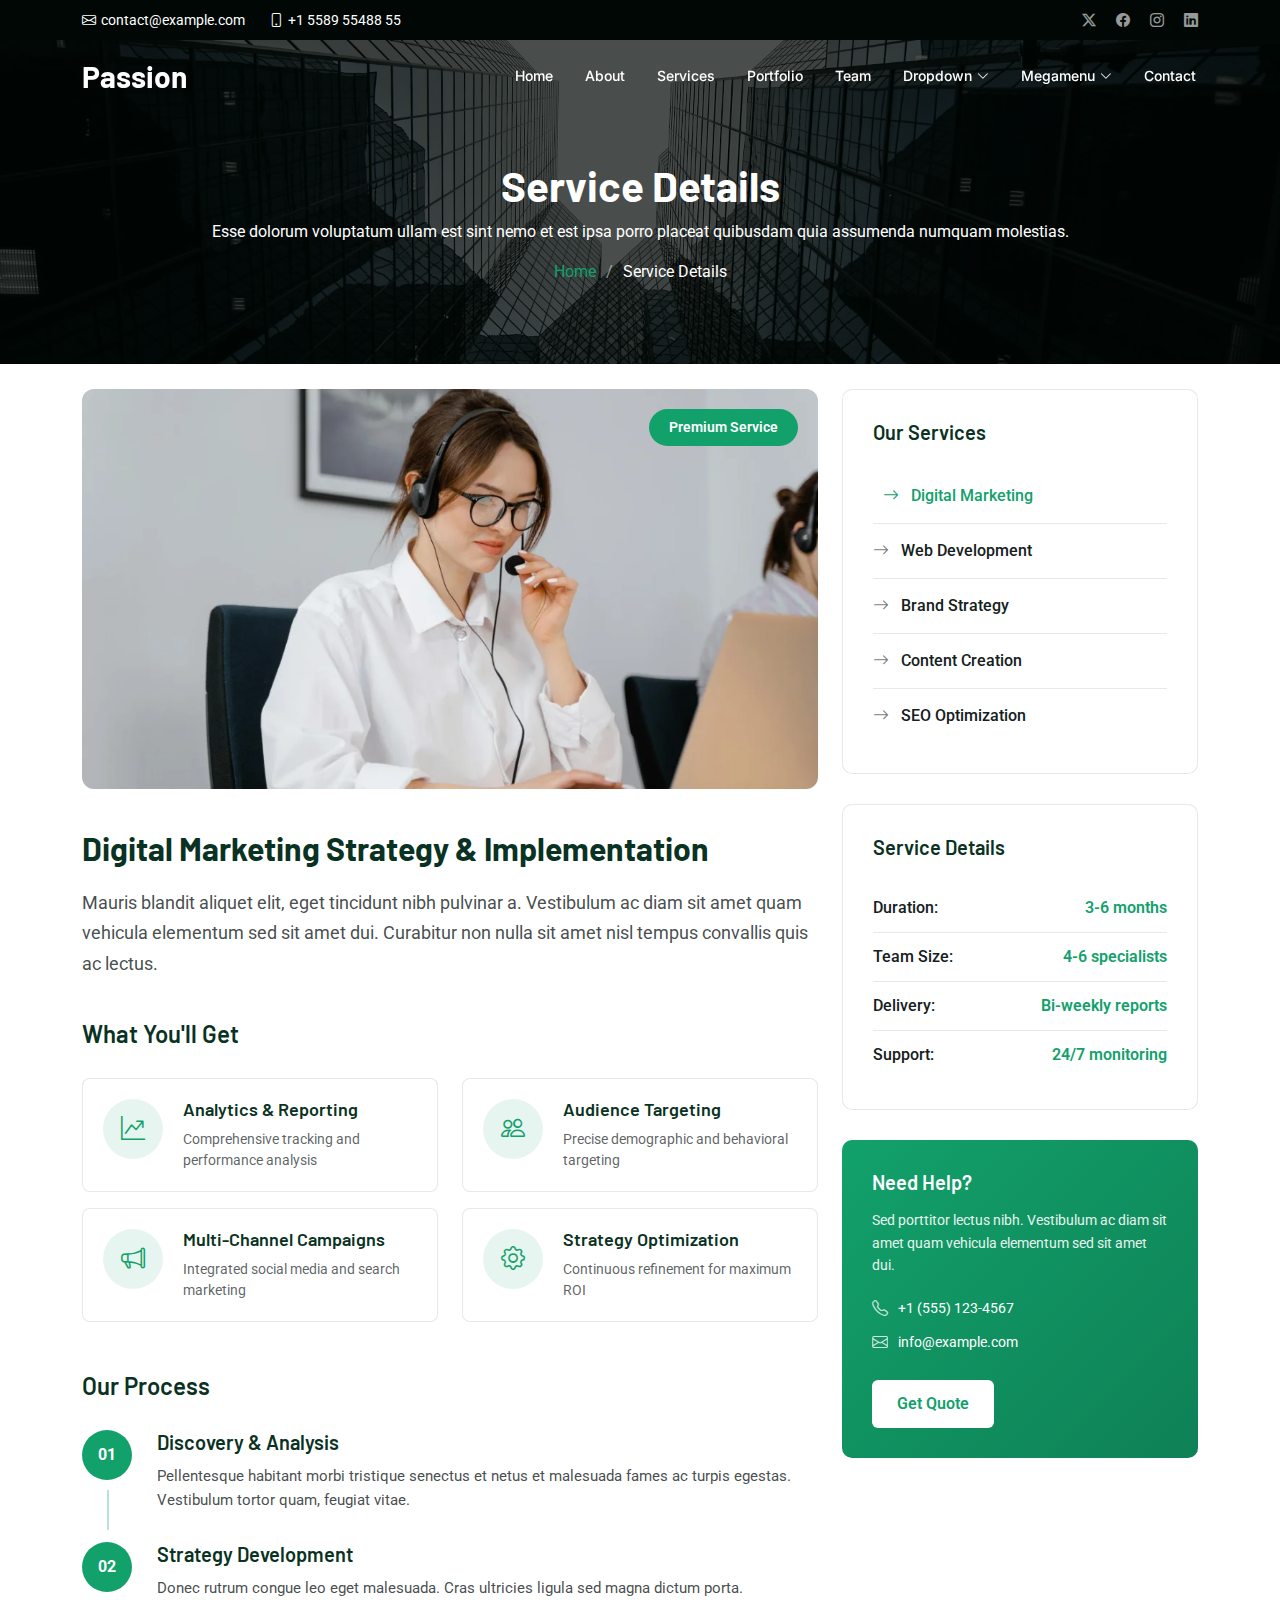
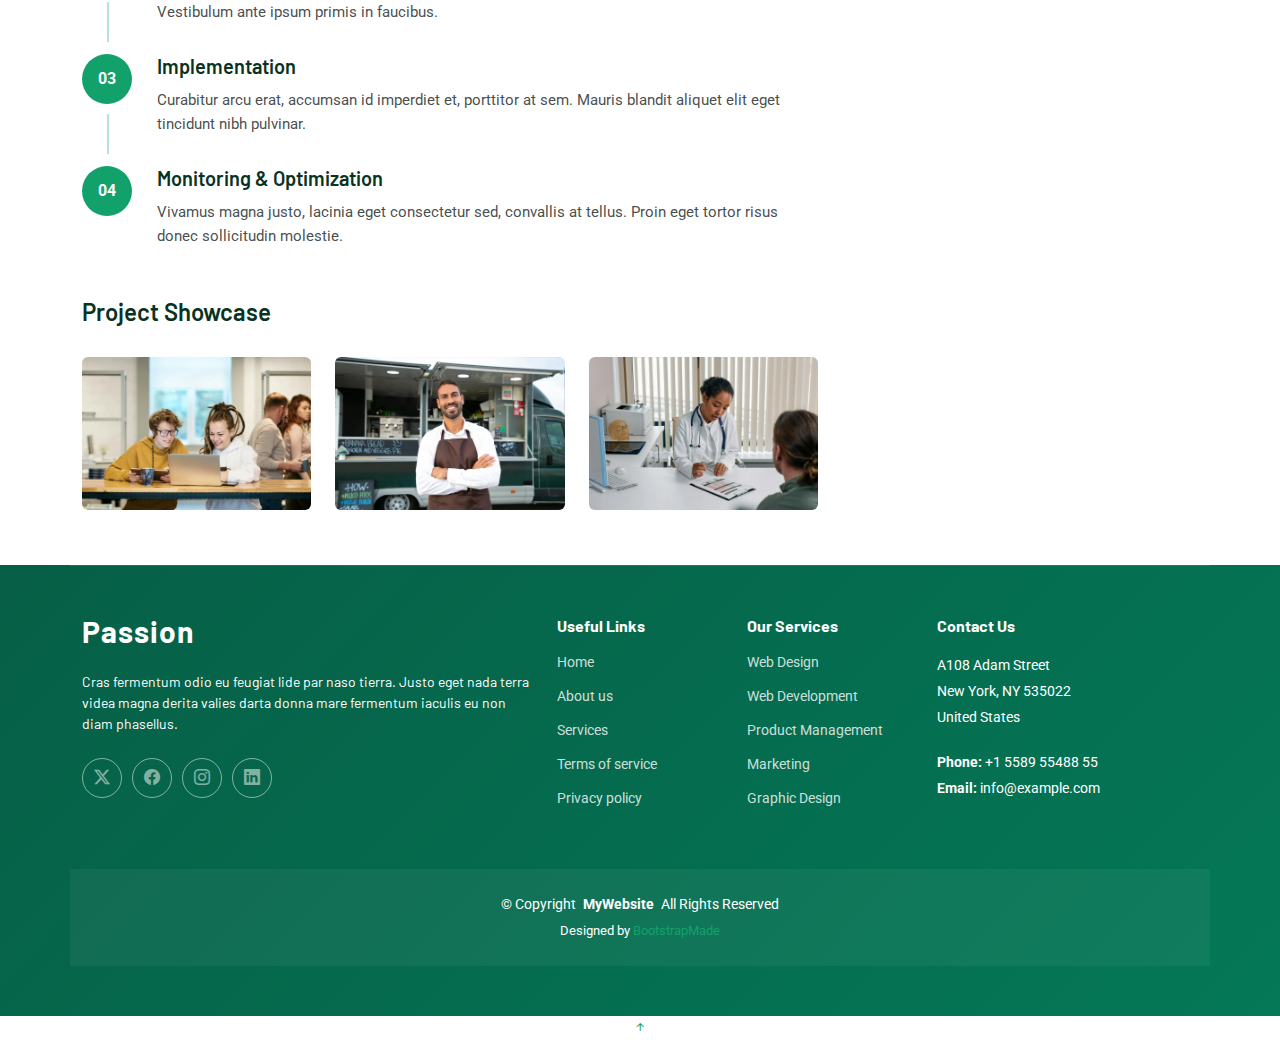
<file: service-details.html>
<!DOCTYPE html>
<html lang="en">

<head>
  <meta charset="utf-8">
  <meta content="width=device-width, initial-scale=1.0" name="viewport">
  <title>Service Details - Passion Bootstrap Template</title>
  <meta name="description" content="">
  <meta name="keywords" content="">

  <!-- Favicons -->
  <link href="assets/img/favicon.png" rel="icon">
  <link href="assets/img/apple-touch-icon.png" rel="apple-touch-icon">

  <!-- Fonts -->
  <link href="https://fonts.googleapis.com" rel="preconnect">
  <link href="https://fonts.gstatic.com" rel="preconnect" crossorigin>
  <link href="https://fonts.googleapis.com/css2?family=Roboto:ital,wght@0,100;0,300;0,400;0,500;0,700;0,900;1,100;1,300;1,400;1,500;1,700;1,900&family=Inter:wght@100;200;300;400;500;600;700;800;900&family=Barlow:ital,wght@0,100;0,200;0,300;0,400;0,500;0,600;0,700;0,800;0,900;1,100;1,200;1,300;1,400;1,500;1,600;1,700;1,800;1,900&display=swap" rel="stylesheet">

  <!-- Vendor CSS Files -->
  <link href="assets/vendor/bootstrap/css/bootstrap.min.css" rel="stylesheet">
  <link href="assets/vendor/bootstrap-icons/bootstrap-icons.css" rel="stylesheet">
  <link href="assets/vendor/glightbox/css/glightbox.min.css" rel="stylesheet">
  <link href="assets/vendor/swiper/swiper-bundle.min.css" rel="stylesheet">

  <!-- Main CSS File -->
  <link href="assets/css/main.css" rel="stylesheet">

  <!-- =======================================================
  * Template Name: Passion
  * Template URL: https://bootstrapmade.com/passion-bootstrap-template/
  * Updated: Jul 21 2025 with Bootstrap v5.3.7
  * Author: BootstrapMade.com
  * License: https://bootstrapmade.com/license/
  ======================================================== -->
</head>

<body class="service-details-page">

  <header id="header" class="header fixed-top">

    <div class="topbar d-flex align-items-center dark-background">
      <div class="container d-flex justify-content-center justify-content-md-between">
        <div class="contact-info d-flex align-items-center">
          <i class="bi bi-envelope d-flex align-items-center"><a href="mailto:contact@example.com">contact@example.com</a></i>
          <i class="bi bi-phone d-flex align-items-center ms-4"><span>+1 5589 55488 55</span></i>
        </div>
        <div class="social-links d-none d-md-flex align-items-center">
          <a href="#" class="twitter"><i class="bi bi-twitter-x"></i></a>
          <a href="#" class="facebook"><i class="bi bi-facebook"></i></a>
          <a href="#" class="instagram"><i class="bi bi-instagram"></i></a>
          <a href="#" class="linkedin"><i class="bi bi-linkedin"></i></a>
        </div>
      </div>
    </div><!-- End Top Bar -->

    <div class="branding d-flex align-items-cente">

      <div class="container position-relative d-flex align-items-center justify-content-between">
        <a href="index.html" class="logo d-flex align-items-center">
          <!-- Uncomment the line below if you also wish to use an image logo -->
          <!-- <img src="assets/img/logo.webp" alt=""> -->
          <h1 class="sitename">Passion</h1>
        </a>

        <nav id="navmenu" class="navmenu">
          <ul>
            <li><a href="#hero">Home</a></li>
            <li><a href="#about">About</a></li>
            <li><a href="#services">Services</a></li>
            <li><a href="#portfolio">Portfolio</a></li>
            <li><a href="#team">Team</a></li>
            <li class="dropdown"><a href="#"><span>Dropdown</span> <i class="bi bi-chevron-down toggle-dropdown"></i></a>
              <ul>
                <li><a href="#">Dropdown 1</a></li>
                <li class="dropdown"><a href="#"><span>Deep Dropdown</span> <i class="bi bi-chevron-down toggle-dropdown"></i></a>
                  <ul>
                    <li><a href="#">Deep Dropdown 1</a></li>
                    <li><a href="#">Deep Dropdown 2</a></li>
                    <li><a href="#">Deep Dropdown 3</a></li>
                    <li><a href="#">Deep Dropdown 4</a></li>
                    <li><a href="#">Deep Dropdown 5</a></li>
                  </ul>
                </li>
                <li><a href="#">Dropdown 2</a></li>
                <li><a href="#">Dropdown 3</a></li>
                <li><a href="#">Dropdown 4</a></li>
              </ul>
            </li>

            <!-- Megamenu 2 -->
            <li class="megamenu-2"><a href="#"><span>Megamenu</span> <i class="bi bi-chevron-down toggle-dropdown"></i></a>

              <!-- Mobile Megamenu -->
              <ul class="mobile-megamenu">

                <li><a href="#">Product Analytics</a></li>
                <li><a href="#">Customer Insights</a></li>
                <li><a href="#">Market Research</a></li>

                <li class="dropdown"><a href="#"><span>Enterprise Software</span> <i class="bi bi-chevron-down toggle-dropdown"></i></a>
                  <ul>
                    <li><a href="#">CRM Solutions</a></li>
                    <li><a href="#">ERP Systems</a></li>
                    <li><a href="#">Workflow Automation</a></li>
                    <li><a href="#">Document Management</a></li>
                    <li><a href="#">Business Intelligence</a></li>
                    <li><a href="#">Integration Platform</a></li>
                  </ul>
                </li>

                <li class="dropdown"><a href="#"><span>Development Tools</span> <i class="bi bi-chevron-down toggle-dropdown"></i></a>
                  <ul>
                    <li><a href="#">Code Editors</a></li>
                    <li><a href="#">Version Control</a></li>
                    <li><a href="#">Testing Frameworks</a></li>
                    <li><a href="#">Deployment Tools</a></li>
                    <li><a href="#">API Management</a></li>
                    <li><a href="#">Performance Monitoring</a></li>
                  </ul>
                </li>

                <li class="dropdown"><a href="#"><span>Creative Suite</span> <i class="bi bi-chevron-down toggle-dropdown"></i></a>
                  <ul>
                    <li><a href="#">Design Software</a></li>
                    <li><a href="#">Video Editing</a></li>
                    <li><a href="#">Audio Production</a></li>
                    <li><a href="#">Animation Tools</a></li>
                    <li><a href="#">Photo Editing</a></li>
                    <li><a href="#">3D Modeling</a></li>
                  </ul>
                </li>

                <li class="dropdown"><a href="#"><span>Resources</span> <i class="bi bi-chevron-down toggle-dropdown"></i></a>
                  <ul>
                    <li><a href="#">Documentation</a></li>
                    <li><a href="#">Tutorials</a></li>
                    <li><a href="#">Community</a></li>
                    <li><a href="#">Blog Posts</a></li>
                  </ul>
                </li>

              </ul><!-- End Mobile Megamenu -->

              <!-- Desktop Megamenu -->
              <div class="desktop-megamenu">

                <div class="tab-navigation">
                  <ul class="nav nav-tabs flex-column" id="2190-megamenu-tabs" role="tablist">
                    <li class="nav-item" role="presentation">
                      <button class="nav-link active" id="2190-tab-1-tab" data-bs-toggle="tab" data-bs-target="#2190-tab-1" type="button" role="tab" aria-controls="2190-tab-1" aria-selected="true">
                        <i class="bi bi-building-gear"></i>
                        <span>Enterprise Software</span>
                      </button>
                    </li>
                    <li class="nav-item" role="presentation">
                      <button class="nav-link" id="2190-tab-2-tab" data-bs-toggle="tab" data-bs-target="#2190-tab-2" type="button" role="tab" aria-controls="2190-tab-2" aria-selected="false">
                        <i class="bi bi-code-slash"></i>
                        <span>Development Tools</span>
                      </button>
                    </li>
                    <li class="nav-item" role="presentation">
                      <button class="nav-link" id="2190-tab-3-tab" data-bs-toggle="tab" data-bs-target="#2190-tab-3" type="button" role="tab" aria-controls="2190-tab-3" aria-selected="false">
                        <i class="bi bi-palette"></i>
                        <span>Creative Suite</span>
                      </button>
                    </li>
                    <li class="nav-item" role="presentation">
                      <button class="nav-link" id="2190-tab-4-tab" data-bs-toggle="tab" data-bs-target="#2190-tab-4" type="button" role="tab" aria-controls="2190-tab-4" aria-selected="false">
                        <i class="bi bi-journal-text"></i>
                        <span>Resources</span>
                      </button>
                    </li>
                  </ul>
                </div>

                <div class="tab-content">

                  <!-- Enterprise Software Tab -->
                  <div class="tab-pane fade show active" id="2190-tab-1" role="tabpanel" aria-labelledby="2190-tab-1-tab">
                    <div class="content-grid">
                      <div class="product-section">
                        <h4>Core Solutions</h4>
                        <div class="product-list">
                          <a href="#" class="product-link">
                            <i class="bi bi-people"></i>
                            <div>
                              <span>CRM Solutions</span>
                              <small>Manage customer relationships effectively</small>
                            </div>
                          </a>
                          <a href="#" class="product-link">
                            <i class="bi bi-diagram-3"></i>
                            <div>
                              <span>ERP Systems</span>
                              <small>Integrate all business processes</small>
                            </div>
                          </a>
                          <a href="#" class="product-link">
                            <i class="bi bi-gear-wide"></i>
                            <div>
                              <span>Workflow Automation</span>
                              <small>Streamline repetitive tasks</small>
                            </div>
                          </a>
                        </div>
                      </div>

                      <div class="product-section">
                        <h4>Data &amp; Analytics</h4>
                        <div class="product-list">
                          <a href="#" class="product-link">
                            <i class="bi bi-file-earmark-text"></i>
                            <div>
                              <span>Document Management</span>
                              <small>Organize and secure documents</small>
                            </div>
                          </a>
                          <a href="#" class="product-link">
                            <i class="bi bi-bar-chart"></i>
                            <div>
                              <span>Business Intelligence</span>
                              <small>Make data-driven decisions</small>
                            </div>
                          </a>
                          <a href="#" class="product-link">
                            <i class="bi bi-share"></i>
                            <div>
                              <span>Integration Platform</span>
                              <small>Connect all your systems</small>
                            </div>
                          </a>
                        </div>
                      </div>
                    </div>

                    <div class="featured-banner">
                      <div class="banner-content">
                        <img src="assets/img/misc/misc-7.webp" alt="Enterprise Solutions" class="banner-image">
                        <div class="banner-info">
                          <h5>Enterprise Package</h5>
                          <p>Comprehensive business management solution with advanced features and 24/7 support.</p>
                          <a href="#" class="cta-btn">Get Started <i class="bi bi-arrow-right"></i></a>
                        </div>
                      </div>
                    </div>
                  </div>

                  <!-- Development Tools Tab -->
                  <div class="tab-pane fade" id="2190-tab-2" role="tabpanel" aria-labelledby="2190-tab-2-tab">
                    <div class="content-grid">
                      <div class="product-section">
                        <h4>Code &amp; Build</h4>
                        <div class="product-list">
                          <a href="#" class="product-link">
                            <i class="bi bi-code-square"></i>
                            <div>
                              <span>Code Editors</span>
                              <small>Advanced development environment</small>
                            </div>
                          </a>
                          <a href="#" class="product-link">
                            <i class="bi bi-git"></i>
                            <div>
                              <span>Version Control</span>
                              <small>Track changes and collaborate</small>
                            </div>
                          </a>
                          <a href="#" class="product-link">
                            <i class="bi bi-check2-square"></i>
                            <div>
                              <span>Testing Frameworks</span>
                              <small>Ensure code quality</small>
                            </div>
                          </a>
                        </div>
                      </div>

                      <div class="product-section">
                        <h4>Deploy &amp; Monitor</h4>
                        <div class="product-list">
                          <a href="#" class="product-link">
                            <i class="bi bi-cloud-upload"></i>
                            <div>
                              <span>Deployment Tools</span>
                              <small>Seamless application deployment</small>
                            </div>
                          </a>
                          <a href="#" class="product-link">
                            <i class="bi bi-api"></i>
                            <div>
                              <span>API Management</span>
                              <small>Design and manage APIs</small>
                            </div>
                          </a>
                          <a href="#" class="product-link">
                            <i class="bi bi-speedometer2"></i>
                            <div>
                              <span>Performance Monitoring</span>
                              <small>Track application performance</small>
                            </div>
                          </a>
                        </div>
                      </div>
                    </div>

                    <div class="featured-banner">
                      <div class="banner-content">
                        <img src="assets/img/misc/misc-12.webp" alt="Development Tools" class="banner-image">
                        <div class="banner-info">
                          <h5>Developer Suite</h5>
                          <p>Complete toolkit for modern development teams with integrated CI/CD pipelines.</p>
                          <a href="#" class="cta-btn">Explore Tools <i class="bi bi-arrow-right"></i></a>
                        </div>
                      </div>
                    </div>
                  </div>

                  <!-- Creative Suite Tab -->
                  <div class="tab-pane fade" id="2190-tab-3" role="tabpanel" aria-labelledby="2190-tab-3-tab">
                    <div class="content-grid">
                      <div class="product-section">
                        <h4>Design &amp; Visual</h4>
                        <div class="product-list">
                          <a href="#" class="product-link">
                            <i class="bi bi-brush"></i>
                            <div>
                              <span>Design Software</span>
                              <small>Professional graphic design tools</small>
                            </div>
                          </a>
                          <a href="#" class="product-link">
                            <i class="bi bi-camera-video"></i>
                            <div>
                              <span>Video Editing</span>
                              <small>Professional video production</small>
                            </div>
                          </a>
                          <a href="#" class="product-link">
                            <i class="bi bi-image"></i>
                            <div>
                              <span>Photo Editing</span>
                              <small>Advanced image manipulation</small>
                            </div>
                          </a>
                        </div>
                      </div>

                      <div class="product-section">
                        <h4>Media Production</h4>
                        <div class="product-list">
                          <a href="#" class="product-link">
                            <i class="bi bi-music-note"></i>
                            <div>
                              <span>Audio Production</span>
                              <small>Professional audio editing</small>
                            </div>
                          </a>
                          <a href="#" class="product-link">
                            <i class="bi bi-play-circle"></i>
                            <div>
                              <span>Animation Tools</span>
                              <small>Create stunning animations</small>
                            </div>
                          </a>
                          <a href="#" class="product-link">
                            <i class="bi bi-box"></i>
                            <div>
                              <span>3D Modeling</span>
                              <small>Advanced 3D design software</small>
                            </div>
                          </a>
                        </div>
                      </div>
                    </div>

                    <div class="featured-banner">
                      <div class="banner-content">
                        <img src="assets/img/misc/misc-5.webp" alt="Creative Suite" class="banner-image">
                        <div class="banner-info">
                          <h5>Creative Pro</h5>
                          <p>Everything you need for creative projects, from concept to final production.</p>
                          <a href="#" class="cta-btn">Start Creating <i class="bi bi-arrow-right"></i></a>
                        </div>
                      </div>
                    </div>
                  </div>

                  <!-- Resources Tab -->
                  <div class="tab-pane fade" id="2190-tab-4" role="tabpanel" aria-labelledby="2190-tab-4-tab">
                    <div class="resources-layout">
                      <div class="resource-categories">
                        <div class="resource-category">
                          <i class="bi bi-book"></i>
                          <h5>Documentation</h5>
                          <p>Comprehensive guides and API references for all our products and services.</p>
                          <a href="#" class="resource-link">Browse Docs <i class="bi bi-arrow-right"></i></a>
                        </div>
                        <div class="resource-category">
                          <i class="bi bi-play-circle"></i>
                          <h5>Video Tutorials</h5>
                          <p>Step-by-step video guides to help you get the most out of our solutions.</p>
                          <a href="#" class="resource-link">Watch Tutorials <i class="bi bi-arrow-right"></i></a>
                        </div>
                        <div class="resource-category">
                          <i class="bi bi-chat-square-dots"></i>
                          <h5>Community Forum</h5>
                          <p>Connect with other users, share tips, and get answers to your questions.</p>
                          <a href="#" class="resource-link">Join Community <i class="bi bi-arrow-right"></i></a>
                        </div>
                        <div class="resource-category">
                          <i class="bi bi-newspaper"></i>
                          <h5>Blog &amp; Articles</h5>
                          <p>Latest insights, best practices, and industry trends from our experts.</p>
                          <a href="#" class="resource-link">Read Blog <i class="bi bi-arrow-right"></i></a>
                        </div>
                      </div>
                    </div>
                  </div>

                </div>

              </div><!-- End Desktop Megamenu -->

            </li><!-- End Megamenu 2 -->

            <li><a href="#contact">Contact</a></li>

          </ul>
          <i class="mobile-nav-toggle d-xl-none bi bi-list"></i>
        </nav>

      </div>

    </div>

  </header>

  <main class="main">

    <!-- Page Title -->
    <div class="page-title dark-background" style="background-image: url(assets/img/bg/bg-14.webp);">
      <div class="container position-relative">
        <h1>Service Details</h1>
        <p>Esse dolorum voluptatum ullam est sint nemo et est ipsa porro placeat quibusdam quia assumenda numquam molestias.</p>
        <nav class="breadcrumbs">
          <ol>
            <li><a href="index.html">Home</a></li>
            <li class="current">Service Details</li>
          </ol>
        </nav>
      </div>
    </div><!-- End Page Title -->

    <!-- Service Details Section -->
    <section id="service-details" class="service-details section">

      <div class="container">

        <div class="row gy-5">

          <div class="col-lg-8">
            <div class="service-hero">
              <img src="assets/img/services/services-7.webp" alt="" class="img-fluid">
              <div class="service-badge">
                <span>Premium Service</span>
              </div>
            </div>

            <div class="service-content">
              <div class="service-header">
                <h2>Digital Marketing Strategy &amp; Implementation</h2>
                <p class="service-intro">Mauris blandit aliquet elit, eget tincidunt nibh pulvinar a. Vestibulum ac diam sit amet quam vehicula elementum sed sit amet dui. Curabitur non nulla sit amet nisl tempus convallis quis ac lectus.</p>
              </div>

              <div class="service-features">
                <h4>What You'll Get</h4>
                <div class="row gy-3">
                  <div class="col-md-6">
                    <div class="feature-item">
                      <div class="feature-icon">
                        <i class="bi bi-graph-up-arrow"></i>
                      </div>
                      <div class="feature-content">
                        <h5>Analytics &amp; Reporting</h5>
                        <p>Comprehensive tracking and performance analysis</p>
                      </div>
                    </div>
                  </div>
                  <div class="col-md-6">
                    <div class="feature-item">
                      <div class="feature-icon">
                        <i class="bi bi-people"></i>
                      </div>
                      <div class="feature-content">
                        <h5>Audience Targeting</h5>
                        <p>Precise demographic and behavioral targeting</p>
                      </div>
                    </div>
                  </div>
                  <div class="col-md-6">
                    <div class="feature-item">
                      <div class="feature-icon">
                        <i class="bi bi-megaphone"></i>
                      </div>
                      <div class="feature-content">
                        <h5>Multi-Channel Campaigns</h5>
                        <p>Integrated social media and search marketing</p>
                      </div>
                    </div>
                  </div>
                  <div class="col-md-6">
                    <div class="feature-item">
                      <div class="feature-icon">
                        <i class="bi bi-gear"></i>
                      </div>
                      <div class="feature-content">
                        <h5>Strategy Optimization</h5>
                        <p>Continuous refinement for maximum ROI</p>
                      </div>
                    </div>
                  </div>
                </div>
              </div>

              <div class="service-process">
                <h4>Our Process</h4>
                <div class="process-steps">
                  <div class="process-step">
                    <div class="step-number">01</div>
                    <div class="step-content">
                      <h5>Discovery &amp; Analysis</h5>
                      <p>Pellentesque habitant morbi tristique senectus et netus et malesuada fames ac turpis egestas. Vestibulum tortor quam, feugiat vitae.</p>
                    </div>
                  </div>
                  <div class="process-step">
                    <div class="step-number">02</div>
                    <div class="step-content">
                      <h5>Strategy Development</h5>
                      <p>Donec rutrum congue leo eget malesuada. Cras ultricies ligula sed magna dictum porta. Vestibulum ante ipsum primis in faucibus.</p>
                    </div>
                  </div>
                  <div class="process-step">
                    <div class="step-number">03</div>
                    <div class="step-content">
                      <h5>Implementation</h5>
                      <p>Curabitur arcu erat, accumsan id imperdiet et, porttitor at sem. Mauris blandit aliquet elit eget tincidunt nibh pulvinar.</p>
                    </div>
                  </div>
                  <div class="process-step">
                    <div class="step-number">04</div>
                    <div class="step-content">
                      <h5>Monitoring &amp; Optimization</h5>
                      <p>Vivamus magna justo, lacinia eget consectetur sed, convallis at tellus. Proin eget tortor risus donec sollicitudin molestie.</p>
                    </div>
                  </div>
                </div>
              </div>

              <div class="service-gallery">
                <h4>Project Showcase</h4>
                <div class="row gy-3">
                  <div class="col-md-4">
                    <img src="assets/img/services/services-2.webp" alt="" class="img-fluid rounded">
                  </div>
                  <div class="col-md-4">
                    <img src="assets/img/services/services-8.webp" alt="" class="img-fluid rounded">
                  </div>
                  <div class="col-md-4">
                    <img src="assets/img/services/services-11.webp" alt="" class="img-fluid rounded">
                  </div>
                </div>
              </div>
            </div>
          </div>

          <div class="col-lg-4">
            <div class="service-sidebar">

              <div class="service-menu">
                <h4>Our Services</h4>
                <div class="menu-list">
                  <a href="#" class="menu-item active">
                    <i class="bi bi-arrow-right"></i>
                    <span>Digital Marketing</span>
                  </a>
                  <a href="#" class="menu-item">
                    <i class="bi bi-arrow-right"></i>
                    <span>Web Development</span>
                  </a>
                  <a href="#" class="menu-item">
                    <i class="bi bi-arrow-right"></i>
                    <span>Brand Strategy</span>
                  </a>
                  <a href="#" class="menu-item">
                    <i class="bi bi-arrow-right"></i>
                    <span>Content Creation</span>
                  </a>
                  <a href="#" class="menu-item">
                    <i class="bi bi-arrow-right"></i>
                    <span>SEO Optimization</span>
                  </a>
                </div>
              </div>

              <div class="service-info">
                <h4>Service Details</h4>
                <div class="info-list">
                  <div class="info-item">
                    <span class="info-label">Duration:</span>
                    <span class="info-value">3-6 months</span>
                  </div>
                  <div class="info-item">
                    <span class="info-label">Team Size:</span>
                    <span class="info-value">4-6 specialists</span>
                  </div>
                  <div class="info-item">
                    <span class="info-label">Delivery:</span>
                    <span class="info-value">Bi-weekly reports</span>
                  </div>
                  <div class="info-item">
                    <span class="info-label">Support:</span>
                    <span class="info-value">24/7 monitoring</span>
                  </div>
                </div>
              </div>

              <div class="contact-card">
                <div class="contact-content">
                  <h4>Need Help?</h4>
                  <p>Sed porttitor lectus nibh. Vestibulum ac diam sit amet quam vehicula elementum sed sit amet dui.</p>
                  <div class="contact-info">
                    <div class="contact-item">
                      <i class="bi bi-telephone"></i>
                      <span>+1 (555) 123-4567</span>
                    </div>
                    <div class="contact-item">
                      <i class="bi bi-envelope"></i>
                      <span>info@example.com</span>
                    </div>
                  </div>
                  <a href="#" class="btn btn-primary">Get Quote</a>
                </div>
              </div>

            </div>
          </div>

        </div>

      </div>

    </section><!-- /Service Details Section -->

  </main>

  <footer id="footer" class="footer position-relative dark-background">

    <div class="container footer-top">
      <div class="row gy-4">
        <div class="col-lg-5 col-md-12 footer-about">
          <a href="index.html" class="logo d-flex align-items-center">
            <span class="sitename">Passion</span>
          </a>
          <p>Cras fermentum odio eu feugiat lide par naso tierra. Justo eget nada terra videa magna derita valies darta donna mare fermentum iaculis eu non diam phasellus.</p>
          <div class="social-links d-flex mt-4">
            <a href=""><i class="bi bi-twitter-x"></i></a>
            <a href=""><i class="bi bi-facebook"></i></a>
            <a href=""><i class="bi bi-instagram"></i></a>
            <a href=""><i class="bi bi-linkedin"></i></a>
          </div>
        </div>

        <div class="col-lg-2 col-6 footer-links">
          <h4>Useful Links</h4>
          <ul>
            <li><a href="#">Home</a></li>
            <li><a href="#">About us</a></li>
            <li><a href="#">Services</a></li>
            <li><a href="#">Terms of service</a></li>
            <li><a href="#">Privacy policy</a></li>
          </ul>
        </div>

        <div class="col-lg-2 col-6 footer-links">
          <h4>Our Services</h4>
          <ul>
            <li><a href="#">Web Design</a></li>
            <li><a href="#">Web Development</a></li>
            <li><a href="#">Product Management</a></li>
            <li><a href="#">Marketing</a></li>
            <li><a href="#">Graphic Design</a></li>
          </ul>
        </div>

        <div class="col-lg-3 col-md-12 footer-contact text-center text-md-start">
          <h4>Contact Us</h4>
          <p>A108 Adam Street</p>
          <p>New York, NY 535022</p>
          <p>United States</p>
          <p class="mt-4"><strong>Phone:</strong> <span>+1 5589 55488 55</span></p>
          <p><strong>Email:</strong> <span>info@example.com</span></p>
        </div>

      </div>
    </div>

    <div class="container copyright text-center mt-4">
      <p>© <span>Copyright</span> <strong class="px-1 sitename">MyWebsite</strong> <span>All Rights Reserved</span></p>
      <div class="credits">
        <!-- All the links in the footer should remain intact. -->
        <!-- You can delete the links only if you've purchased the pro version. -->
        <!-- Licensing information: https://bootstrapmade.com/license/ -->
        <!-- Purchase the pro version with working PHP/AJAX contact form: [buy-url] -->
        Designed by <a href="https://bootstrapmade.com/">BootstrapMade</a>
      </div>
    </div>

  </footer>

  <!-- Scroll Top -->
  <a href="#" id="scroll-top" class="scroll-top d-flex align-items-center justify-content-center"><i class="bi bi-arrow-up-short"></i></a>

  <!-- Preloader -->
  <div id="preloader">
    <div></div>
    <div></div>
    <div></div>
    <div></div>
  </div>

  <!-- Vendor JS Files -->
  <script src="assets/vendor/bootstrap/js/bootstrap.bundle.min.js"></script>
  <script src="assets/vendor/php-email-form/validate.js"></script>
  <script src="assets/vendor/glightbox/js/glightbox.min.js"></script>
  <script src="assets/vendor/purecounter/purecounter_vanilla.js"></script>
  <script src="assets/vendor/swiper/swiper-bundle.min.js"></script>
  <script src="assets/vendor/imagesloaded/imagesloaded.pkgd.min.js"></script>
  <script src="assets/vendor/isotope-layout/isotope.pkgd.min.js"></script>

  <!-- Main JS File -->
  <script src="assets/js/main.js"></script>

</body>

</html>
</file>
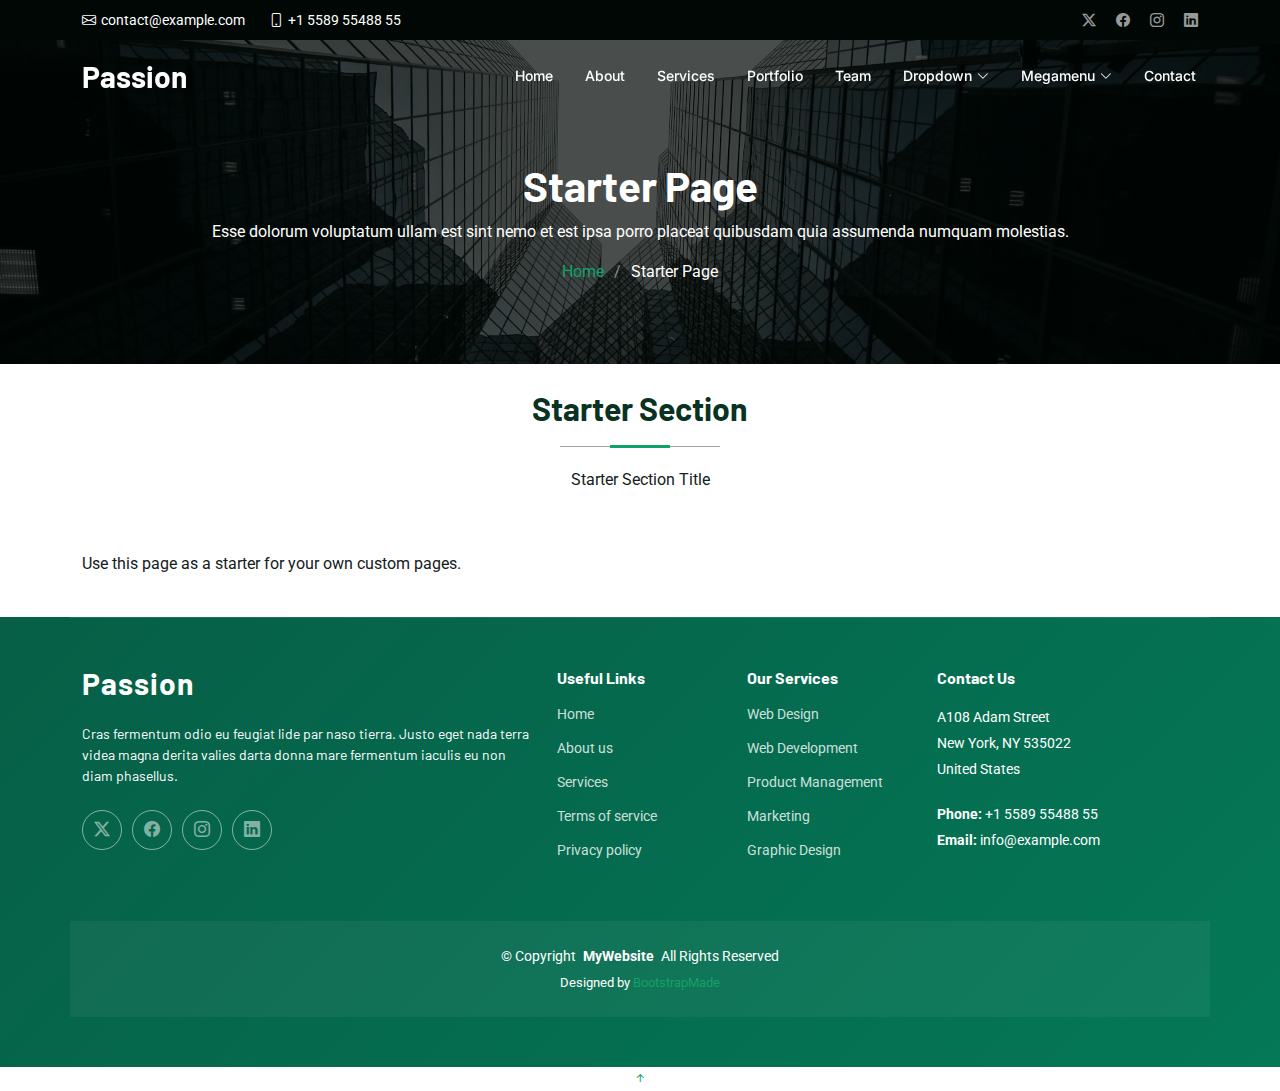
<file: starter-page.html>
<!DOCTYPE html>
<html lang="en">

<head>
  <meta charset="utf-8">
  <meta content="width=device-width, initial-scale=1.0" name="viewport">
  <title>Starter Page - Passion Bootstrap Template</title>
  <meta name="description" content="">
  <meta name="keywords" content="">

  <!-- Favicons -->
  <link href="assets/img/favicon.png" rel="icon">
  <link href="assets/img/apple-touch-icon.png" rel="apple-touch-icon">

  <!-- Fonts -->
  <link href="https://fonts.googleapis.com" rel="preconnect">
  <link href="https://fonts.gstatic.com" rel="preconnect" crossorigin>
  <link href="https://fonts.googleapis.com/css2?family=Roboto:ital,wght@0,100;0,300;0,400;0,500;0,700;0,900;1,100;1,300;1,400;1,500;1,700;1,900&family=Inter:wght@100;200;300;400;500;600;700;800;900&family=Barlow:ital,wght@0,100;0,200;0,300;0,400;0,500;0,600;0,700;0,800;0,900;1,100;1,200;1,300;1,400;1,500;1,600;1,700;1,800;1,900&display=swap" rel="stylesheet">

  <!-- Vendor CSS Files -->
  <link href="assets/vendor/bootstrap/css/bootstrap.min.css" rel="stylesheet">
  <link href="assets/vendor/bootstrap-icons/bootstrap-icons.css" rel="stylesheet">
  <link href="assets/vendor/glightbox/css/glightbox.min.css" rel="stylesheet">
  <link href="assets/vendor/swiper/swiper-bundle.min.css" rel="stylesheet">

  <!-- Main CSS File -->
  <link href="assets/css/main.css" rel="stylesheet">

  <!-- =======================================================
  * Template Name: Passion
  * Template URL: https://bootstrapmade.com/passion-bootstrap-template/
  * Updated: Jul 21 2025 with Bootstrap v5.3.7
  * Author: BootstrapMade.com
  * License: https://bootstrapmade.com/license/
  ======================================================== -->
</head>

<body class="starter-page-page">

  <header id="header" class="header fixed-top">

    <div class="topbar d-flex align-items-center dark-background">
      <div class="container d-flex justify-content-center justify-content-md-between">
        <div class="contact-info d-flex align-items-center">
          <i class="bi bi-envelope d-flex align-items-center"><a href="mailto:contact@example.com">contact@example.com</a></i>
          <i class="bi bi-phone d-flex align-items-center ms-4"><span>+1 5589 55488 55</span></i>
        </div>
        <div class="social-links d-none d-md-flex align-items-center">
          <a href="#" class="twitter"><i class="bi bi-twitter-x"></i></a>
          <a href="#" class="facebook"><i class="bi bi-facebook"></i></a>
          <a href="#" class="instagram"><i class="bi bi-instagram"></i></a>
          <a href="#" class="linkedin"><i class="bi bi-linkedin"></i></a>
        </div>
      </div>
    </div><!-- End Top Bar -->

    <div class="branding d-flex align-items-cente">

      <div class="container position-relative d-flex align-items-center justify-content-between">
        <a href="index.html" class="logo d-flex align-items-center">
          <!-- Uncomment the line below if you also wish to use an image logo -->
          <!-- <img src="assets/img/logo.webp" alt=""> -->
          <h1 class="sitename">Passion</h1>
        </a>

        <nav id="navmenu" class="navmenu">
          <ul>
            <li><a href="#hero">Home</a></li>
            <li><a href="#about">About</a></li>
            <li><a href="#services">Services</a></li>
            <li><a href="#portfolio">Portfolio</a></li>
            <li><a href="#team">Team</a></li>
            <li class="dropdown"><a href="#"><span>Dropdown</span> <i class="bi bi-chevron-down toggle-dropdown"></i></a>
              <ul>
                <li><a href="#">Dropdown 1</a></li>
                <li class="dropdown"><a href="#"><span>Deep Dropdown</span> <i class="bi bi-chevron-down toggle-dropdown"></i></a>
                  <ul>
                    <li><a href="#">Deep Dropdown 1</a></li>
                    <li><a href="#">Deep Dropdown 2</a></li>
                    <li><a href="#">Deep Dropdown 3</a></li>
                    <li><a href="#">Deep Dropdown 4</a></li>
                    <li><a href="#">Deep Dropdown 5</a></li>
                  </ul>
                </li>
                <li><a href="#">Dropdown 2</a></li>
                <li><a href="#">Dropdown 3</a></li>
                <li><a href="#">Dropdown 4</a></li>
              </ul>
            </li>

            <!-- Megamenu 2 -->
            <li class="megamenu-2"><a href="#"><span>Megamenu</span> <i class="bi bi-chevron-down toggle-dropdown"></i></a>

              <!-- Mobile Megamenu -->
              <ul class="mobile-megamenu">

                <li><a href="#">Product Analytics</a></li>
                <li><a href="#">Customer Insights</a></li>
                <li><a href="#">Market Research</a></li>

                <li class="dropdown"><a href="#"><span>Enterprise Software</span> <i class="bi bi-chevron-down toggle-dropdown"></i></a>
                  <ul>
                    <li><a href="#">CRM Solutions</a></li>
                    <li><a href="#">ERP Systems</a></li>
                    <li><a href="#">Workflow Automation</a></li>
                    <li><a href="#">Document Management</a></li>
                    <li><a href="#">Business Intelligence</a></li>
                    <li><a href="#">Integration Platform</a></li>
                  </ul>
                </li>

                <li class="dropdown"><a href="#"><span>Development Tools</span> <i class="bi bi-chevron-down toggle-dropdown"></i></a>
                  <ul>
                    <li><a href="#">Code Editors</a></li>
                    <li><a href="#">Version Control</a></li>
                    <li><a href="#">Testing Frameworks</a></li>
                    <li><a href="#">Deployment Tools</a></li>
                    <li><a href="#">API Management</a></li>
                    <li><a href="#">Performance Monitoring</a></li>
                  </ul>
                </li>

                <li class="dropdown"><a href="#"><span>Creative Suite</span> <i class="bi bi-chevron-down toggle-dropdown"></i></a>
                  <ul>
                    <li><a href="#">Design Software</a></li>
                    <li><a href="#">Video Editing</a></li>
                    <li><a href="#">Audio Production</a></li>
                    <li><a href="#">Animation Tools</a></li>
                    <li><a href="#">Photo Editing</a></li>
                    <li><a href="#">3D Modeling</a></li>
                  </ul>
                </li>

                <li class="dropdown"><a href="#"><span>Resources</span> <i class="bi bi-chevron-down toggle-dropdown"></i></a>
                  <ul>
                    <li><a href="#">Documentation</a></li>
                    <li><a href="#">Tutorials</a></li>
                    <li><a href="#">Community</a></li>
                    <li><a href="#">Blog Posts</a></li>
                  </ul>
                </li>

              </ul><!-- End Mobile Megamenu -->

              <!-- Desktop Megamenu -->
              <div class="desktop-megamenu">

                <div class="tab-navigation">
                  <ul class="nav nav-tabs flex-column" id="2190-megamenu-tabs" role="tablist">
                    <li class="nav-item" role="presentation">
                      <button class="nav-link active" id="2190-tab-1-tab" data-bs-toggle="tab" data-bs-target="#2190-tab-1" type="button" role="tab" aria-controls="2190-tab-1" aria-selected="true">
                        <i class="bi bi-building-gear"></i>
                        <span>Enterprise Software</span>
                      </button>
                    </li>
                    <li class="nav-item" role="presentation">
                      <button class="nav-link" id="2190-tab-2-tab" data-bs-toggle="tab" data-bs-target="#2190-tab-2" type="button" role="tab" aria-controls="2190-tab-2" aria-selected="false">
                        <i class="bi bi-code-slash"></i>
                        <span>Development Tools</span>
                      </button>
                    </li>
                    <li class="nav-item" role="presentation">
                      <button class="nav-link" id="2190-tab-3-tab" data-bs-toggle="tab" data-bs-target="#2190-tab-3" type="button" role="tab" aria-controls="2190-tab-3" aria-selected="false">
                        <i class="bi bi-palette"></i>
                        <span>Creative Suite</span>
                      </button>
                    </li>
                    <li class="nav-item" role="presentation">
                      <button class="nav-link" id="2190-tab-4-tab" data-bs-toggle="tab" data-bs-target="#2190-tab-4" type="button" role="tab" aria-controls="2190-tab-4" aria-selected="false">
                        <i class="bi bi-journal-text"></i>
                        <span>Resources</span>
                      </button>
                    </li>
                  </ul>
                </div>

                <div class="tab-content">

                  <!-- Enterprise Software Tab -->
                  <div class="tab-pane fade show active" id="2190-tab-1" role="tabpanel" aria-labelledby="2190-tab-1-tab">
                    <div class="content-grid">
                      <div class="product-section">
                        <h4>Core Solutions</h4>
                        <div class="product-list">
                          <a href="#" class="product-link">
                            <i class="bi bi-people"></i>
                            <div>
                              <span>CRM Solutions</span>
                              <small>Manage customer relationships effectively</small>
                            </div>
                          </a>
                          <a href="#" class="product-link">
                            <i class="bi bi-diagram-3"></i>
                            <div>
                              <span>ERP Systems</span>
                              <small>Integrate all business processes</small>
                            </div>
                          </a>
                          <a href="#" class="product-link">
                            <i class="bi bi-gear-wide"></i>
                            <div>
                              <span>Workflow Automation</span>
                              <small>Streamline repetitive tasks</small>
                            </div>
                          </a>
                        </div>
                      </div>

                      <div class="product-section">
                        <h4>Data &amp; Analytics</h4>
                        <div class="product-list">
                          <a href="#" class="product-link">
                            <i class="bi bi-file-earmark-text"></i>
                            <div>
                              <span>Document Management</span>
                              <small>Organize and secure documents</small>
                            </div>
                          </a>
                          <a href="#" class="product-link">
                            <i class="bi bi-bar-chart"></i>
                            <div>
                              <span>Business Intelligence</span>
                              <small>Make data-driven decisions</small>
                            </div>
                          </a>
                          <a href="#" class="product-link">
                            <i class="bi bi-share"></i>
                            <div>
                              <span>Integration Platform</span>
                              <small>Connect all your systems</small>
                            </div>
                          </a>
                        </div>
                      </div>
                    </div>

                    <div class="featured-banner">
                      <div class="banner-content">
                        <img src="assets/img/misc/misc-7.webp" alt="Enterprise Solutions" class="banner-image">
                        <div class="banner-info">
                          <h5>Enterprise Package</h5>
                          <p>Comprehensive business management solution with advanced features and 24/7 support.</p>
                          <a href="#" class="cta-btn">Get Started <i class="bi bi-arrow-right"></i></a>
                        </div>
                      </div>
                    </div>
                  </div>

                  <!-- Development Tools Tab -->
                  <div class="tab-pane fade" id="2190-tab-2" role="tabpanel" aria-labelledby="2190-tab-2-tab">
                    <div class="content-grid">
                      <div class="product-section">
                        <h4>Code &amp; Build</h4>
                        <div class="product-list">
                          <a href="#" class="product-link">
                            <i class="bi bi-code-square"></i>
                            <div>
                              <span>Code Editors</span>
                              <small>Advanced development environment</small>
                            </div>
                          </a>
                          <a href="#" class="product-link">
                            <i class="bi bi-git"></i>
                            <div>
                              <span>Version Control</span>
                              <small>Track changes and collaborate</small>
                            </div>
                          </a>
                          <a href="#" class="product-link">
                            <i class="bi bi-check2-square"></i>
                            <div>
                              <span>Testing Frameworks</span>
                              <small>Ensure code quality</small>
                            </div>
                          </a>
                        </div>
                      </div>

                      <div class="product-section">
                        <h4>Deploy &amp; Monitor</h4>
                        <div class="product-list">
                          <a href="#" class="product-link">
                            <i class="bi bi-cloud-upload"></i>
                            <div>
                              <span>Deployment Tools</span>
                              <small>Seamless application deployment</small>
                            </div>
                          </a>
                          <a href="#" class="product-link">
                            <i class="bi bi-api"></i>
                            <div>
                              <span>API Management</span>
                              <small>Design and manage APIs</small>
                            </div>
                          </a>
                          <a href="#" class="product-link">
                            <i class="bi bi-speedometer2"></i>
                            <div>
                              <span>Performance Monitoring</span>
                              <small>Track application performance</small>
                            </div>
                          </a>
                        </div>
                      </div>
                    </div>

                    <div class="featured-banner">
                      <div class="banner-content">
                        <img src="assets/img/misc/misc-12.webp" alt="Development Tools" class="banner-image">
                        <div class="banner-info">
                          <h5>Developer Suite</h5>
                          <p>Complete toolkit for modern development teams with integrated CI/CD pipelines.</p>
                          <a href="#" class="cta-btn">Explore Tools <i class="bi bi-arrow-right"></i></a>
                        </div>
                      </div>
                    </div>
                  </div>

                  <!-- Creative Suite Tab -->
                  <div class="tab-pane fade" id="2190-tab-3" role="tabpanel" aria-labelledby="2190-tab-3-tab">
                    <div class="content-grid">
                      <div class="product-section">
                        <h4>Design &amp; Visual</h4>
                        <div class="product-list">
                          <a href="#" class="product-link">
                            <i class="bi bi-brush"></i>
                            <div>
                              <span>Design Software</span>
                              <small>Professional graphic design tools</small>
                            </div>
                          </a>
                          <a href="#" class="product-link">
                            <i class="bi bi-camera-video"></i>
                            <div>
                              <span>Video Editing</span>
                              <small>Professional video production</small>
                            </div>
                          </a>
                          <a href="#" class="product-link">
                            <i class="bi bi-image"></i>
                            <div>
                              <span>Photo Editing</span>
                              <small>Advanced image manipulation</small>
                            </div>
                          </a>
                        </div>
                      </div>

                      <div class="product-section">
                        <h4>Media Production</h4>
                        <div class="product-list">
                          <a href="#" class="product-link">
                            <i class="bi bi-music-note"></i>
                            <div>
                              <span>Audio Production</span>
                              <small>Professional audio editing</small>
                            </div>
                          </a>
                          <a href="#" class="product-link">
                            <i class="bi bi-play-circle"></i>
                            <div>
                              <span>Animation Tools</span>
                              <small>Create stunning animations</small>
                            </div>
                          </a>
                          <a href="#" class="product-link">
                            <i class="bi bi-box"></i>
                            <div>
                              <span>3D Modeling</span>
                              <small>Advanced 3D design software</small>
                            </div>
                          </a>
                        </div>
                      </div>
                    </div>

                    <div class="featured-banner">
                      <div class="banner-content">
                        <img src="assets/img/misc/misc-5.webp" alt="Creative Suite" class="banner-image">
                        <div class="banner-info">
                          <h5>Creative Pro</h5>
                          <p>Everything you need for creative projects, from concept to final production.</p>
                          <a href="#" class="cta-btn">Start Creating <i class="bi bi-arrow-right"></i></a>
                        </div>
                      </div>
                    </div>
                  </div>

                  <!-- Resources Tab -->
                  <div class="tab-pane fade" id="2190-tab-4" role="tabpanel" aria-labelledby="2190-tab-4-tab">
                    <div class="resources-layout">
                      <div class="resource-categories">
                        <div class="resource-category">
                          <i class="bi bi-book"></i>
                          <h5>Documentation</h5>
                          <p>Comprehensive guides and API references for all our products and services.</p>
                          <a href="#" class="resource-link">Browse Docs <i class="bi bi-arrow-right"></i></a>
                        </div>
                        <div class="resource-category">
                          <i class="bi bi-play-circle"></i>
                          <h5>Video Tutorials</h5>
                          <p>Step-by-step video guides to help you get the most out of our solutions.</p>
                          <a href="#" class="resource-link">Watch Tutorials <i class="bi bi-arrow-right"></i></a>
                        </div>
                        <div class="resource-category">
                          <i class="bi bi-chat-square-dots"></i>
                          <h5>Community Forum</h5>
                          <p>Connect with other users, share tips, and get answers to your questions.</p>
                          <a href="#" class="resource-link">Join Community <i class="bi bi-arrow-right"></i></a>
                        </div>
                        <div class="resource-category">
                          <i class="bi bi-newspaper"></i>
                          <h5>Blog &amp; Articles</h5>
                          <p>Latest insights, best practices, and industry trends from our experts.</p>
                          <a href="#" class="resource-link">Read Blog <i class="bi bi-arrow-right"></i></a>
                        </div>
                      </div>
                    </div>
                  </div>

                </div>

              </div><!-- End Desktop Megamenu -->

            </li><!-- End Megamenu 2 -->

            <li><a href="#contact">Contact</a></li>

          </ul>
          <i class="mobile-nav-toggle d-xl-none bi bi-list"></i>
        </nav>

      </div>

    </div>

  </header>

  <main class="main">

    <!-- Page Title -->
    <div class="page-title dark-background" style="background-image: url(assets/img/bg/bg-14.webp);">
      <div class="container position-relative">
        <h1>Starter Page</h1>
        <p>Esse dolorum voluptatum ullam est sint nemo et est ipsa porro placeat quibusdam quia assumenda numquam molestias.</p>
        <nav class="breadcrumbs">
          <ol>
            <li><a href="index.html">Home</a></li>
            <li class="current">Starter Page</li>
          </ol>
        </nav>
      </div>
    </div><!-- End Page Title -->

    <!-- Starter Section Section -->
    <section id="starter-section" class="starter-section section">

      <!-- Section Title -->
      <div class="container section-title">
        <h2>Starter Section</h2>
        <p>Starter Section Title</p>
      </div><!-- End Section Title -->

      <div class="container">
        <p>Use this page as a starter for your own custom pages.</p>
      </div>

    </section><!-- /Starter Section Section -->

  </main>

  <footer id="footer" class="footer position-relative dark-background">

    <div class="container footer-top">
      <div class="row gy-4">
        <div class="col-lg-5 col-md-12 footer-about">
          <a href="index.html" class="logo d-flex align-items-center">
            <span class="sitename">Passion</span>
          </a>
          <p>Cras fermentum odio eu feugiat lide par naso tierra. Justo eget nada terra videa magna derita valies darta donna mare fermentum iaculis eu non diam phasellus.</p>
          <div class="social-links d-flex mt-4">
            <a href=""><i class="bi bi-twitter-x"></i></a>
            <a href=""><i class="bi bi-facebook"></i></a>
            <a href=""><i class="bi bi-instagram"></i></a>
            <a href=""><i class="bi bi-linkedin"></i></a>
          </div>
        </div>

        <div class="col-lg-2 col-6 footer-links">
          <h4>Useful Links</h4>
          <ul>
            <li><a href="#">Home</a></li>
            <li><a href="#">About us</a></li>
            <li><a href="#">Services</a></li>
            <li><a href="#">Terms of service</a></li>
            <li><a href="#">Privacy policy</a></li>
          </ul>
        </div>

        <div class="col-lg-2 col-6 footer-links">
          <h4>Our Services</h4>
          <ul>
            <li><a href="#">Web Design</a></li>
            <li><a href="#">Web Development</a></li>
            <li><a href="#">Product Management</a></li>
            <li><a href="#">Marketing</a></li>
            <li><a href="#">Graphic Design</a></li>
          </ul>
        </div>

        <div class="col-lg-3 col-md-12 footer-contact text-center text-md-start">
          <h4>Contact Us</h4>
          <p>A108 Adam Street</p>
          <p>New York, NY 535022</p>
          <p>United States</p>
          <p class="mt-4"><strong>Phone:</strong> <span>+1 5589 55488 55</span></p>
          <p><strong>Email:</strong> <span>info@example.com</span></p>
        </div>

      </div>
    </div>

    <div class="container copyright text-center mt-4">
      <p>© <span>Copyright</span> <strong class="px-1 sitename">MyWebsite</strong> <span>All Rights Reserved</span></p>
      <div class="credits">
        <!-- All the links in the footer should remain intact. -->
        <!-- You can delete the links only if you've purchased the pro version. -->
        <!-- Licensing information: https://bootstrapmade.com/license/ -->
        <!-- Purchase the pro version with working PHP/AJAX contact form: [buy-url] -->
        Designed by <a href="https://bootstrapmade.com/">BootstrapMade</a>
      </div>
    </div>

  </footer>

  <!-- Scroll Top -->
  <a href="#" id="scroll-top" class="scroll-top d-flex align-items-center justify-content-center"><i class="bi bi-arrow-up-short"></i></a>

  <!-- Preloader -->
  <div id="preloader">
    <div></div>
    <div></div>
    <div></div>
    <div></div>
  </div>

  <!-- Vendor JS Files -->
  <script src="assets/vendor/bootstrap/js/bootstrap.bundle.min.js"></script>
  <script src="assets/vendor/php-email-form/validate.js"></script>
  <script src="assets/vendor/glightbox/js/glightbox.min.js"></script>
  <script src="assets/vendor/purecounter/purecounter_vanilla.js"></script>
  <script src="assets/vendor/swiper/swiper-bundle.min.js"></script>
  <script src="assets/vendor/imagesloaded/imagesloaded.pkgd.min.js"></script>
  <script src="assets/vendor/isotope-layout/isotope.pkgd.min.js"></script>

  <!-- Main JS File -->
  <script src="assets/js/main.js"></script>

</body>

</html>
</file>
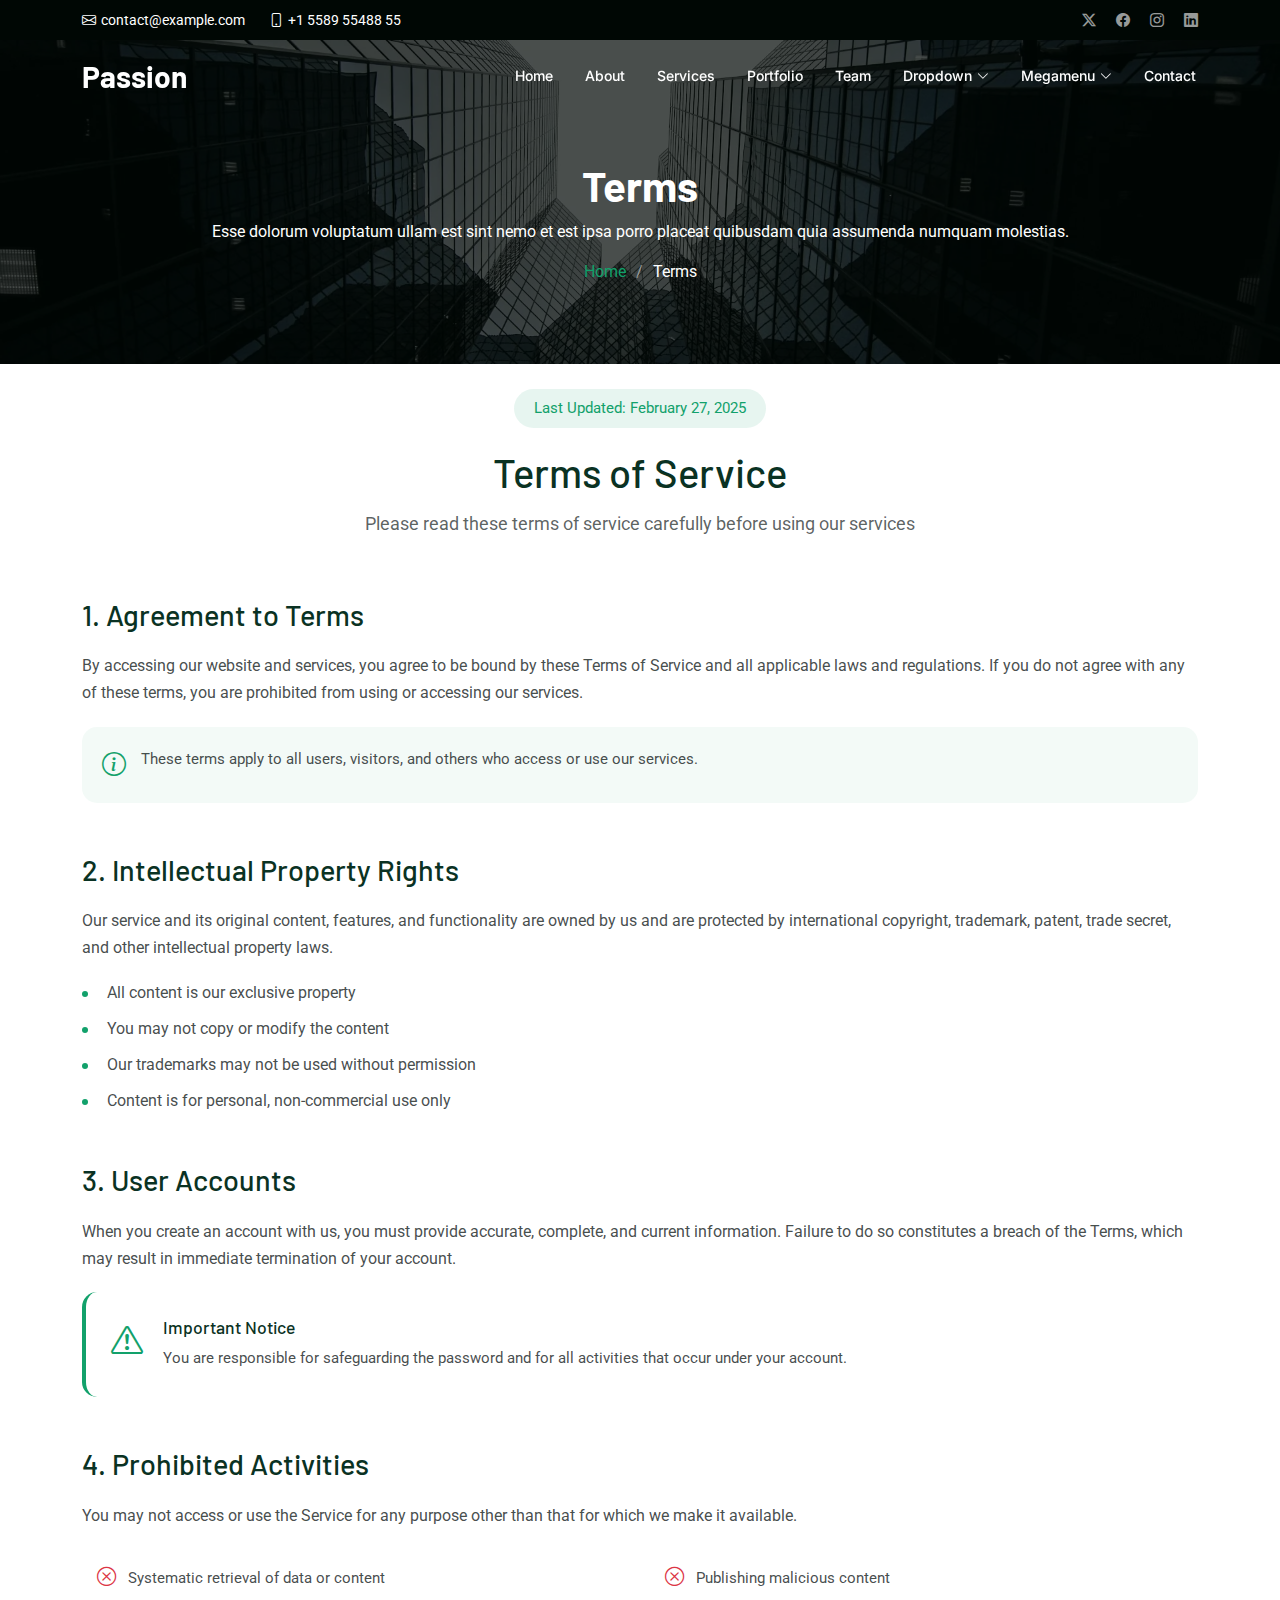
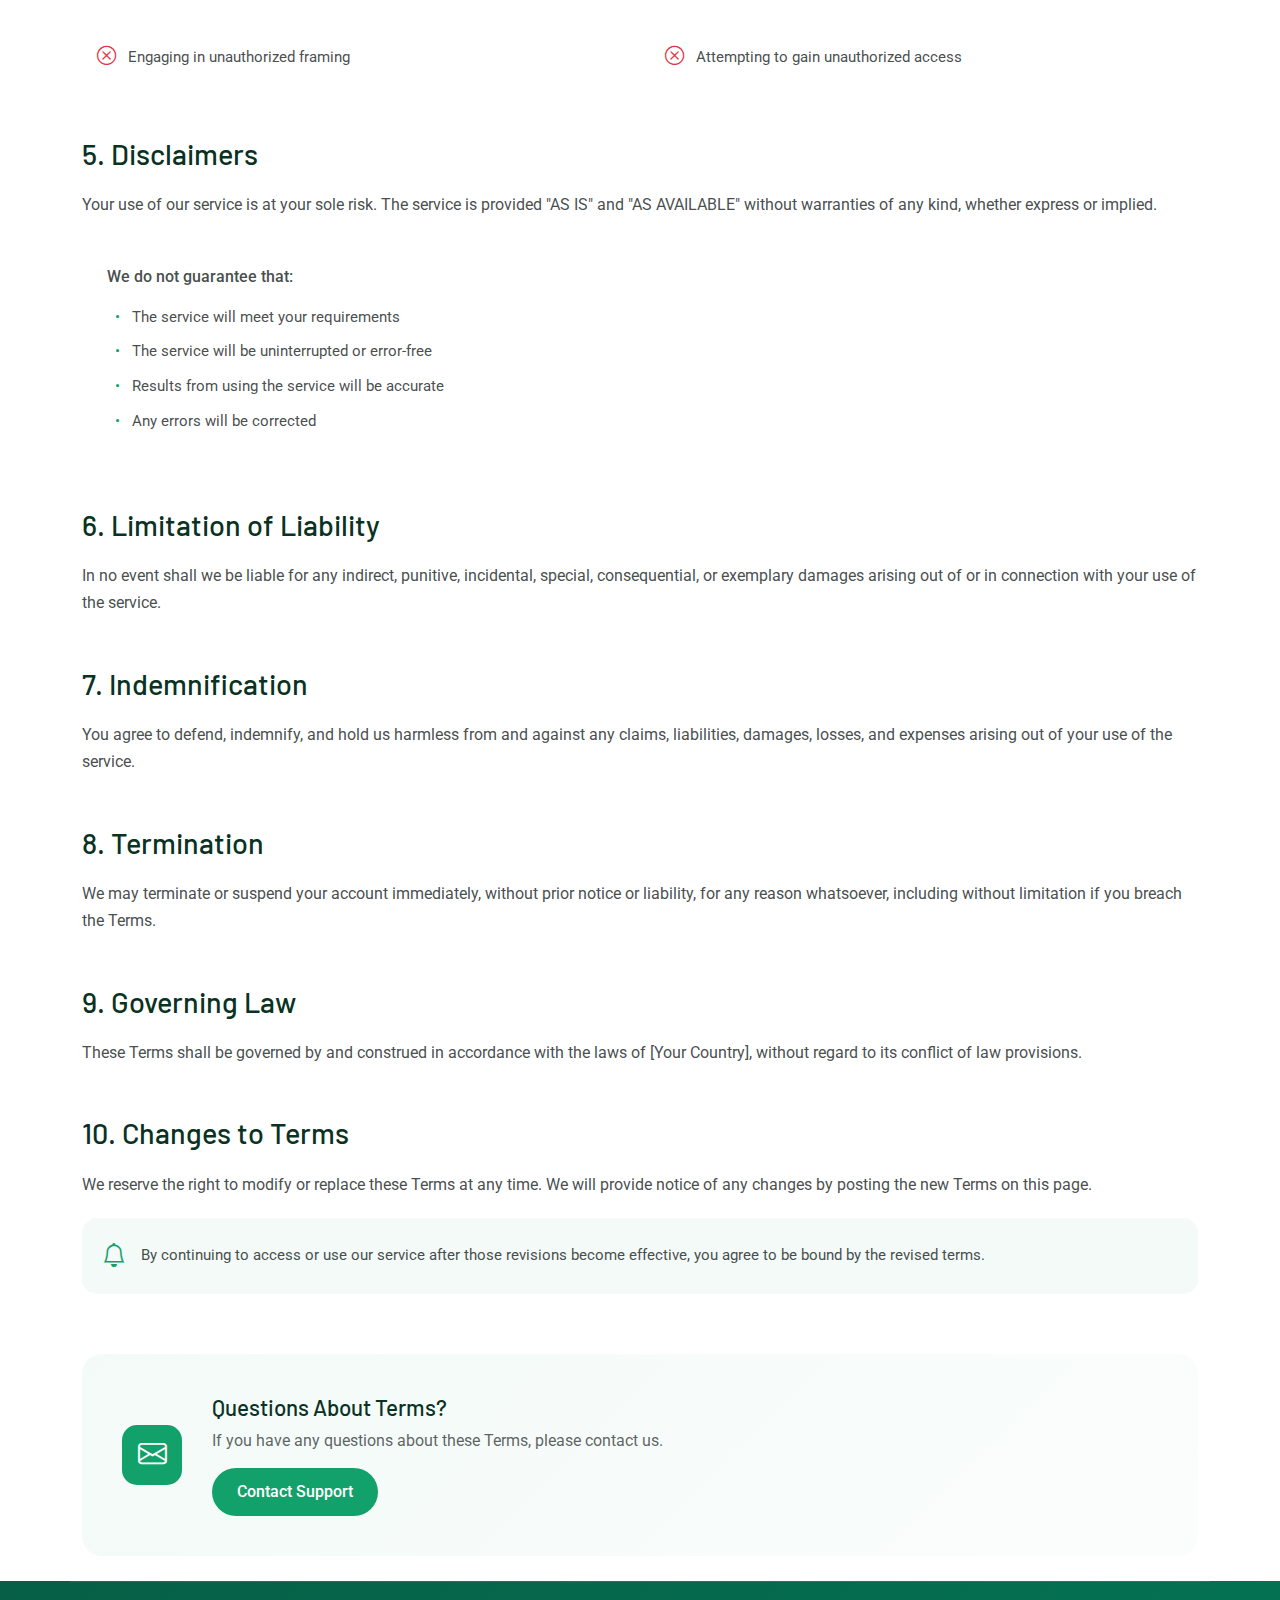
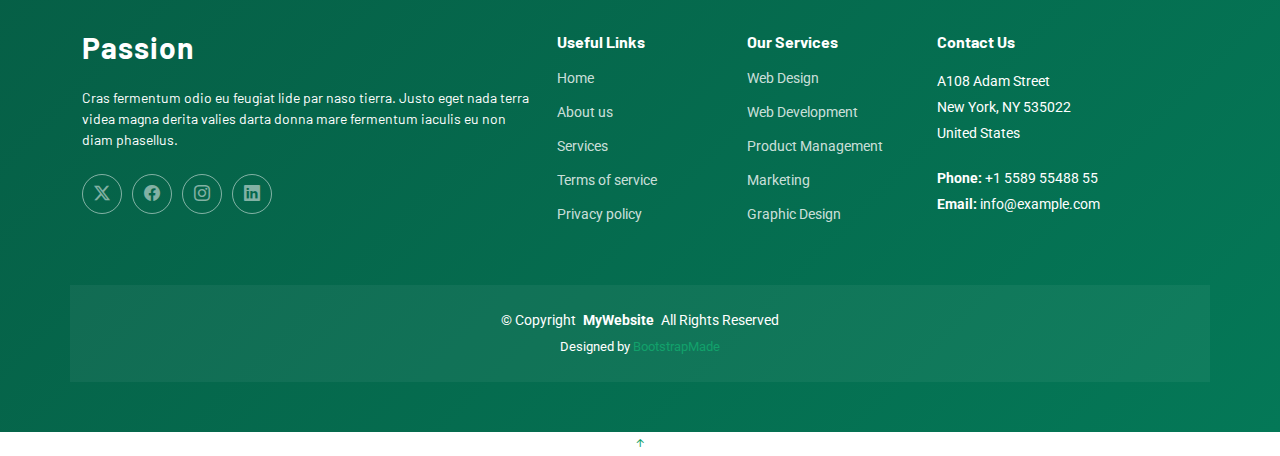
<file: terms.html>
<!DOCTYPE html>
<html lang="en">

<head>
  <meta charset="utf-8">
  <meta content="width=device-width, initial-scale=1.0" name="viewport">
  <title>Terms - Passion Bootstrap Template</title>
  <meta name="description" content="">
  <meta name="keywords" content="">

  <!-- Favicons -->
  <link href="assets/img/favicon.png" rel="icon">
  <link href="assets/img/apple-touch-icon.png" rel="apple-touch-icon">

  <!-- Fonts -->
  <link href="https://fonts.googleapis.com" rel="preconnect">
  <link href="https://fonts.gstatic.com" rel="preconnect" crossorigin>
  <link href="https://fonts.googleapis.com/css2?family=Roboto:ital,wght@0,100;0,300;0,400;0,500;0,700;0,900;1,100;1,300;1,400;1,500;1,700;1,900&family=Inter:wght@100;200;300;400;500;600;700;800;900&family=Barlow:ital,wght@0,100;0,200;0,300;0,400;0,500;0,600;0,700;0,800;0,900;1,100;1,200;1,300;1,400;1,500;1,600;1,700;1,800;1,900&display=swap" rel="stylesheet">

  <!-- Vendor CSS Files -->
  <link href="assets/vendor/bootstrap/css/bootstrap.min.css" rel="stylesheet">
  <link href="assets/vendor/bootstrap-icons/bootstrap-icons.css" rel="stylesheet">
  <link href="assets/vendor/glightbox/css/glightbox.min.css" rel="stylesheet">
  <link href="assets/vendor/swiper/swiper-bundle.min.css" rel="stylesheet">

  <!-- Main CSS File -->
  <link href="assets/css/main.css" rel="stylesheet">

  <!-- =======================================================
  * Template Name: Passion
  * Template URL: https://bootstrapmade.com/passion-bootstrap-template/
  * Updated: Jul 21 2025 with Bootstrap v5.3.7
  * Author: BootstrapMade.com
  * License: https://bootstrapmade.com/license/
  ======================================================== -->
</head>

<body class="terms-page">

  <header id="header" class="header fixed-top">

    <div class="topbar d-flex align-items-center dark-background">
      <div class="container d-flex justify-content-center justify-content-md-between">
        <div class="contact-info d-flex align-items-center">
          <i class="bi bi-envelope d-flex align-items-center"><a href="mailto:contact@example.com">contact@example.com</a></i>
          <i class="bi bi-phone d-flex align-items-center ms-4"><span>+1 5589 55488 55</span></i>
        </div>
        <div class="social-links d-none d-md-flex align-items-center">
          <a href="#" class="twitter"><i class="bi bi-twitter-x"></i></a>
          <a href="#" class="facebook"><i class="bi bi-facebook"></i></a>
          <a href="#" class="instagram"><i class="bi bi-instagram"></i></a>
          <a href="#" class="linkedin"><i class="bi bi-linkedin"></i></a>
        </div>
      </div>
    </div><!-- End Top Bar -->

    <div class="branding d-flex align-items-cente">

      <div class="container position-relative d-flex align-items-center justify-content-between">
        <a href="index.html" class="logo d-flex align-items-center">
          <!-- Uncomment the line below if you also wish to use an image logo -->
          <!-- <img src="assets/img/logo.webp" alt=""> -->
          <h1 class="sitename">Passion</h1>
        </a>

        <nav id="navmenu" class="navmenu">
          <ul>
            <li><a href="#hero">Home</a></li>
            <li><a href="#about">About</a></li>
            <li><a href="#services">Services</a></li>
            <li><a href="#portfolio">Portfolio</a></li>
            <li><a href="#team">Team</a></li>
            <li class="dropdown"><a href="#"><span>Dropdown</span> <i class="bi bi-chevron-down toggle-dropdown"></i></a>
              <ul>
                <li><a href="#">Dropdown 1</a></li>
                <li class="dropdown"><a href="#"><span>Deep Dropdown</span> <i class="bi bi-chevron-down toggle-dropdown"></i></a>
                  <ul>
                    <li><a href="#">Deep Dropdown 1</a></li>
                    <li><a href="#">Deep Dropdown 2</a></li>
                    <li><a href="#">Deep Dropdown 3</a></li>
                    <li><a href="#">Deep Dropdown 4</a></li>
                    <li><a href="#">Deep Dropdown 5</a></li>
                  </ul>
                </li>
                <li><a href="#">Dropdown 2</a></li>
                <li><a href="#">Dropdown 3</a></li>
                <li><a href="#">Dropdown 4</a></li>
              </ul>
            </li>

            <!-- Megamenu 2 -->
            <li class="megamenu-2"><a href="#"><span>Megamenu</span> <i class="bi bi-chevron-down toggle-dropdown"></i></a>

              <!-- Mobile Megamenu -->
              <ul class="mobile-megamenu">

                <li><a href="#">Product Analytics</a></li>
                <li><a href="#">Customer Insights</a></li>
                <li><a href="#">Market Research</a></li>

                <li class="dropdown"><a href="#"><span>Enterprise Software</span> <i class="bi bi-chevron-down toggle-dropdown"></i></a>
                  <ul>
                    <li><a href="#">CRM Solutions</a></li>
                    <li><a href="#">ERP Systems</a></li>
                    <li><a href="#">Workflow Automation</a></li>
                    <li><a href="#">Document Management</a></li>
                    <li><a href="#">Business Intelligence</a></li>
                    <li><a href="#">Integration Platform</a></li>
                  </ul>
                </li>

                <li class="dropdown"><a href="#"><span>Development Tools</span> <i class="bi bi-chevron-down toggle-dropdown"></i></a>
                  <ul>
                    <li><a href="#">Code Editors</a></li>
                    <li><a href="#">Version Control</a></li>
                    <li><a href="#">Testing Frameworks</a></li>
                    <li><a href="#">Deployment Tools</a></li>
                    <li><a href="#">API Management</a></li>
                    <li><a href="#">Performance Monitoring</a></li>
                  </ul>
                </li>

                <li class="dropdown"><a href="#"><span>Creative Suite</span> <i class="bi bi-chevron-down toggle-dropdown"></i></a>
                  <ul>
                    <li><a href="#">Design Software</a></li>
                    <li><a href="#">Video Editing</a></li>
                    <li><a href="#">Audio Production</a></li>
                    <li><a href="#">Animation Tools</a></li>
                    <li><a href="#">Photo Editing</a></li>
                    <li><a href="#">3D Modeling</a></li>
                  </ul>
                </li>

                <li class="dropdown"><a href="#"><span>Resources</span> <i class="bi bi-chevron-down toggle-dropdown"></i></a>
                  <ul>
                    <li><a href="#">Documentation</a></li>
                    <li><a href="#">Tutorials</a></li>
                    <li><a href="#">Community</a></li>
                    <li><a href="#">Blog Posts</a></li>
                  </ul>
                </li>

              </ul><!-- End Mobile Megamenu -->

              <!-- Desktop Megamenu -->
              <div class="desktop-megamenu">

                <div class="tab-navigation">
                  <ul class="nav nav-tabs flex-column" id="2190-megamenu-tabs" role="tablist">
                    <li class="nav-item" role="presentation">
                      <button class="nav-link active" id="2190-tab-1-tab" data-bs-toggle="tab" data-bs-target="#2190-tab-1" type="button" role="tab" aria-controls="2190-tab-1" aria-selected="true">
                        <i class="bi bi-building-gear"></i>
                        <span>Enterprise Software</span>
                      </button>
                    </li>
                    <li class="nav-item" role="presentation">
                      <button class="nav-link" id="2190-tab-2-tab" data-bs-toggle="tab" data-bs-target="#2190-tab-2" type="button" role="tab" aria-controls="2190-tab-2" aria-selected="false">
                        <i class="bi bi-code-slash"></i>
                        <span>Development Tools</span>
                      </button>
                    </li>
                    <li class="nav-item" role="presentation">
                      <button class="nav-link" id="2190-tab-3-tab" data-bs-toggle="tab" data-bs-target="#2190-tab-3" type="button" role="tab" aria-controls="2190-tab-3" aria-selected="false">
                        <i class="bi bi-palette"></i>
                        <span>Creative Suite</span>
                      </button>
                    </li>
                    <li class="nav-item" role="presentation">
                      <button class="nav-link" id="2190-tab-4-tab" data-bs-toggle="tab" data-bs-target="#2190-tab-4" type="button" role="tab" aria-controls="2190-tab-4" aria-selected="false">
                        <i class="bi bi-journal-text"></i>
                        <span>Resources</span>
                      </button>
                    </li>
                  </ul>
                </div>

                <div class="tab-content">

                  <!-- Enterprise Software Tab -->
                  <div class="tab-pane fade show active" id="2190-tab-1" role="tabpanel" aria-labelledby="2190-tab-1-tab">
                    <div class="content-grid">
                      <div class="product-section">
                        <h4>Core Solutions</h4>
                        <div class="product-list">
                          <a href="#" class="product-link">
                            <i class="bi bi-people"></i>
                            <div>
                              <span>CRM Solutions</span>
                              <small>Manage customer relationships effectively</small>
                            </div>
                          </a>
                          <a href="#" class="product-link">
                            <i class="bi bi-diagram-3"></i>
                            <div>
                              <span>ERP Systems</span>
                              <small>Integrate all business processes</small>
                            </div>
                          </a>
                          <a href="#" class="product-link">
                            <i class="bi bi-gear-wide"></i>
                            <div>
                              <span>Workflow Automation</span>
                              <small>Streamline repetitive tasks</small>
                            </div>
                          </a>
                        </div>
                      </div>

                      <div class="product-section">
                        <h4>Data &amp; Analytics</h4>
                        <div class="product-list">
                          <a href="#" class="product-link">
                            <i class="bi bi-file-earmark-text"></i>
                            <div>
                              <span>Document Management</span>
                              <small>Organize and secure documents</small>
                            </div>
                          </a>
                          <a href="#" class="product-link">
                            <i class="bi bi-bar-chart"></i>
                            <div>
                              <span>Business Intelligence</span>
                              <small>Make data-driven decisions</small>
                            </div>
                          </a>
                          <a href="#" class="product-link">
                            <i class="bi bi-share"></i>
                            <div>
                              <span>Integration Platform</span>
                              <small>Connect all your systems</small>
                            </div>
                          </a>
                        </div>
                      </div>
                    </div>

                    <div class="featured-banner">
                      <div class="banner-content">
                        <img src="assets/img/misc/misc-7.webp" alt="Enterprise Solutions" class="banner-image">
                        <div class="banner-info">
                          <h5>Enterprise Package</h5>
                          <p>Comprehensive business management solution with advanced features and 24/7 support.</p>
                          <a href="#" class="cta-btn">Get Started <i class="bi bi-arrow-right"></i></a>
                        </div>
                      </div>
                    </div>
                  </div>

                  <!-- Development Tools Tab -->
                  <div class="tab-pane fade" id="2190-tab-2" role="tabpanel" aria-labelledby="2190-tab-2-tab">
                    <div class="content-grid">
                      <div class="product-section">
                        <h4>Code &amp; Build</h4>
                        <div class="product-list">
                          <a href="#" class="product-link">
                            <i class="bi bi-code-square"></i>
                            <div>
                              <span>Code Editors</span>
                              <small>Advanced development environment</small>
                            </div>
                          </a>
                          <a href="#" class="product-link">
                            <i class="bi bi-git"></i>
                            <div>
                              <span>Version Control</span>
                              <small>Track changes and collaborate</small>
                            </div>
                          </a>
                          <a href="#" class="product-link">
                            <i class="bi bi-check2-square"></i>
                            <div>
                              <span>Testing Frameworks</span>
                              <small>Ensure code quality</small>
                            </div>
                          </a>
                        </div>
                      </div>

                      <div class="product-section">
                        <h4>Deploy &amp; Monitor</h4>
                        <div class="product-list">
                          <a href="#" class="product-link">
                            <i class="bi bi-cloud-upload"></i>
                            <div>
                              <span>Deployment Tools</span>
                              <small>Seamless application deployment</small>
                            </div>
                          </a>
                          <a href="#" class="product-link">
                            <i class="bi bi-api"></i>
                            <div>
                              <span>API Management</span>
                              <small>Design and manage APIs</small>
                            </div>
                          </a>
                          <a href="#" class="product-link">
                            <i class="bi bi-speedometer2"></i>
                            <div>
                              <span>Performance Monitoring</span>
                              <small>Track application performance</small>
                            </div>
                          </a>
                        </div>
                      </div>
                    </div>

                    <div class="featured-banner">
                      <div class="banner-content">
                        <img src="assets/img/misc/misc-12.webp" alt="Development Tools" class="banner-image">
                        <div class="banner-info">
                          <h5>Developer Suite</h5>
                          <p>Complete toolkit for modern development teams with integrated CI/CD pipelines.</p>
                          <a href="#" class="cta-btn">Explore Tools <i class="bi bi-arrow-right"></i></a>
                        </div>
                      </div>
                    </div>
                  </div>

                  <!-- Creative Suite Tab -->
                  <div class="tab-pane fade" id="2190-tab-3" role="tabpanel" aria-labelledby="2190-tab-3-tab">
                    <div class="content-grid">
                      <div class="product-section">
                        <h4>Design &amp; Visual</h4>
                        <div class="product-list">
                          <a href="#" class="product-link">
                            <i class="bi bi-brush"></i>
                            <div>
                              <span>Design Software</span>
                              <small>Professional graphic design tools</small>
                            </div>
                          </a>
                          <a href="#" class="product-link">
                            <i class="bi bi-camera-video"></i>
                            <div>
                              <span>Video Editing</span>
                              <small>Professional video production</small>
                            </div>
                          </a>
                          <a href="#" class="product-link">
                            <i class="bi bi-image"></i>
                            <div>
                              <span>Photo Editing</span>
                              <small>Advanced image manipulation</small>
                            </div>
                          </a>
                        </div>
                      </div>

                      <div class="product-section">
                        <h4>Media Production</h4>
                        <div class="product-list">
                          <a href="#" class="product-link">
                            <i class="bi bi-music-note"></i>
                            <div>
                              <span>Audio Production</span>
                              <small>Professional audio editing</small>
                            </div>
                          </a>
                          <a href="#" class="product-link">
                            <i class="bi bi-play-circle"></i>
                            <div>
                              <span>Animation Tools</span>
                              <small>Create stunning animations</small>
                            </div>
                          </a>
                          <a href="#" class="product-link">
                            <i class="bi bi-box"></i>
                            <div>
                              <span>3D Modeling</span>
                              <small>Advanced 3D design software</small>
                            </div>
                          </a>
                        </div>
                      </div>
                    </div>

                    <div class="featured-banner">
                      <div class="banner-content">
                        <img src="assets/img/misc/misc-5.webp" alt="Creative Suite" class="banner-image">
                        <div class="banner-info">
                          <h5>Creative Pro</h5>
                          <p>Everything you need for creative projects, from concept to final production.</p>
                          <a href="#" class="cta-btn">Start Creating <i class="bi bi-arrow-right"></i></a>
                        </div>
                      </div>
                    </div>
                  </div>

                  <!-- Resources Tab -->
                  <div class="tab-pane fade" id="2190-tab-4" role="tabpanel" aria-labelledby="2190-tab-4-tab">
                    <div class="resources-layout">
                      <div class="resource-categories">
                        <div class="resource-category">
                          <i class="bi bi-book"></i>
                          <h5>Documentation</h5>
                          <p>Comprehensive guides and API references for all our products and services.</p>
                          <a href="#" class="resource-link">Browse Docs <i class="bi bi-arrow-right"></i></a>
                        </div>
                        <div class="resource-category">
                          <i class="bi bi-play-circle"></i>
                          <h5>Video Tutorials</h5>
                          <p>Step-by-step video guides to help you get the most out of our solutions.</p>
                          <a href="#" class="resource-link">Watch Tutorials <i class="bi bi-arrow-right"></i></a>
                        </div>
                        <div class="resource-category">
                          <i class="bi bi-chat-square-dots"></i>
                          <h5>Community Forum</h5>
                          <p>Connect with other users, share tips, and get answers to your questions.</p>
                          <a href="#" class="resource-link">Join Community <i class="bi bi-arrow-right"></i></a>
                        </div>
                        <div class="resource-category">
                          <i class="bi bi-newspaper"></i>
                          <h5>Blog &amp; Articles</h5>
                          <p>Latest insights, best practices, and industry trends from our experts.</p>
                          <a href="#" class="resource-link">Read Blog <i class="bi bi-arrow-right"></i></a>
                        </div>
                      </div>
                    </div>
                  </div>

                </div>

              </div><!-- End Desktop Megamenu -->

            </li><!-- End Megamenu 2 -->

            <li><a href="#contact">Contact</a></li>

          </ul>
          <i class="mobile-nav-toggle d-xl-none bi bi-list"></i>
        </nav>

      </div>

    </div>

  </header>

  <main class="main">

    <!-- Page Title -->
    <div class="page-title dark-background" style="background-image: url(assets/img/bg/bg-14.webp);">
      <div class="container position-relative">
        <h1>Terms</h1>
        <p>Esse dolorum voluptatum ullam est sint nemo et est ipsa porro placeat quibusdam quia assumenda numquam molestias.</p>
        <nav class="breadcrumbs">
          <ol>
            <li><a href="index.html">Home</a></li>
            <li class="current">Terms</li>
          </ol>
        </nav>
      </div>
    </div><!-- End Page Title -->

    <!-- Terms Of Service Section -->
    <section id="terms-of-service" class="terms-of-service section">

      <div class="container">
        <!-- Page Header -->
        <div class="tos-header text-center">
          <span class="last-updated">Last Updated: February 27, 2025</span>
          <h2>Terms of Service</h2>
          <p>Please read these terms of service carefully before using our services</p>
        </div>

        <!-- Content -->
        <div class="tos-content">
          <!-- Agreement Section -->
          <div id="agreement" class="content-section">
            <h3>1. Agreement to Terms</h3>
            <p>By accessing our website and services, you agree to be bound by these Terms of Service and all applicable laws and regulations. If you do not agree with any of these terms, you are prohibited from using or accessing our services.</p>
            <div class="info-box">
              <i class="bi bi-info-circle"></i>
              <p>These terms apply to all users, visitors, and others who access or use our services.</p>
            </div>
          </div>

          <!-- Intellectual Property -->
          <div id="intellectual-property" class="content-section">
            <h3>2. Intellectual Property Rights</h3>
            <p>Our service and its original content, features, and functionality are owned by us and are protected by international copyright, trademark, patent, trade secret, and other intellectual property laws.</p>
            <ul class="list-items">
              <li>All content is our exclusive property</li>
              <li>You may not copy or modify the content</li>
              <li>Our trademarks may not be used without permission</li>
              <li>Content is for personal, non-commercial use only</li>
            </ul>
          </div>

          <!-- User Accounts -->
          <div id="user-accounts" class="content-section">
            <h3>3. User Accounts</h3>
            <p>When you create an account with us, you must provide accurate, complete, and current information. Failure to do so constitutes a breach of the Terms, which may result in immediate termination of your account.</p>
            <div class="alert-box">
              <i class="bi bi-exclamation-triangle"></i>
              <div class="alert-content">
                <h5>Important Notice</h5>
                <p>You are responsible for safeguarding the password and for all activities that occur under your account.</p>
              </div>
            </div>
          </div>

          <!-- Prohibited Activities -->
          <div id="prohibited" class="content-section">
            <h3>4. Prohibited Activities</h3>
            <p>You may not access or use the Service for any purpose other than that for which we make it available.</p>
            <div class="prohibited-list">
              <div class="prohibited-item">
                <i class="bi bi-x-circle"></i>
                <span>Systematic retrieval of data or content</span>
              </div>
              <div class="prohibited-item">
                <i class="bi bi-x-circle"></i>
                <span>Publishing malicious content</span>
              </div>
              <div class="prohibited-item">
                <i class="bi bi-x-circle"></i>
                <span>Engaging in unauthorized framing</span>
              </div>
              <div class="prohibited-item">
                <i class="bi bi-x-circle"></i>
                <span>Attempting to gain unauthorized access</span>
              </div>
            </div>
          </div>

          <!-- Disclaimers -->
          <div id="disclaimer" class="content-section">
            <h3>5. Disclaimers</h3>
            <p>Your use of our service is at your sole risk. The service is provided "AS IS" and "AS AVAILABLE" without warranties of any kind, whether express or implied.</p>
            <div class="disclaimer-box">
              <p>We do not guarantee that:</p>
              <ul>
                <li>The service will meet your requirements</li>
                <li>The service will be uninterrupted or error-free</li>
                <li>Results from using the service will be accurate</li>
                <li>Any errors will be corrected</li>
              </ul>
            </div>
          </div>

          <!-- Limitation of Liability -->
          <div id="limitation" class="content-section">
            <h3>6. Limitation of Liability</h3>
            <p>In no event shall we be liable for any indirect, punitive, incidental, special, consequential, or exemplary damages arising out of or in connection with your use of the service.</p>
          </div>

          <!-- Indemnification -->
          <div id="indemnification" class="content-section">
            <h3>7. Indemnification</h3>
            <p>You agree to defend, indemnify, and hold us harmless from and against any claims, liabilities, damages, losses, and expenses arising out of your use of the service.</p>
          </div>

          <!-- Termination -->
          <div id="termination" class="content-section">
            <h3>8. Termination</h3>
            <p>We may terminate or suspend your account immediately, without prior notice or liability, for any reason whatsoever, including without limitation if you breach the Terms.</p>
          </div>

          <!-- Governing Law -->
          <div id="governing-law" class="content-section">
            <h3>9. Governing Law</h3>
            <p>These Terms shall be governed by and construed in accordance with the laws of [Your Country], without regard to its conflict of law provisions.</p>
          </div>

          <!-- Changes -->
          <div id="changes" class="content-section">
            <h3>10. Changes to Terms</h3>
            <p>We reserve the right to modify or replace these Terms at any time. We will provide notice of any changes by posting the new Terms on this page.</p>
            <div class="notice-box">
              <i class="bi bi-bell"></i>
              <p>By continuing to access or use our service after those revisions become effective, you agree to be bound by the revised terms.</p>
            </div>
          </div>
        </div>

        <!-- Contact Section -->
        <div class="tos-contact">
          <div class="contact-box">
            <div class="contact-icon">
              <i class="bi bi-envelope"></i>
            </div>
            <div class="contact-content">
              <h4>Questions About Terms?</h4>
              <p>If you have any questions about these Terms, please contact us.</p>
              <a href="#" class="contact-link">Contact Support</a>
            </div>
          </div>
        </div>
      </div>

    </section><!-- /Terms Of Service Section -->

  </main>

  <footer id="footer" class="footer position-relative dark-background">

    <div class="container footer-top">
      <div class="row gy-4">
        <div class="col-lg-5 col-md-12 footer-about">
          <a href="index.html" class="logo d-flex align-items-center">
            <span class="sitename">Passion</span>
          </a>
          <p>Cras fermentum odio eu feugiat lide par naso tierra. Justo eget nada terra videa magna derita valies darta donna mare fermentum iaculis eu non diam phasellus.</p>
          <div class="social-links d-flex mt-4">
            <a href=""><i class="bi bi-twitter-x"></i></a>
            <a href=""><i class="bi bi-facebook"></i></a>
            <a href=""><i class="bi bi-instagram"></i></a>
            <a href=""><i class="bi bi-linkedin"></i></a>
          </div>
        </div>

        <div class="col-lg-2 col-6 footer-links">
          <h4>Useful Links</h4>
          <ul>
            <li><a href="#">Home</a></li>
            <li><a href="#">About us</a></li>
            <li><a href="#">Services</a></li>
            <li><a href="#">Terms of service</a></li>
            <li><a href="#">Privacy policy</a></li>
          </ul>
        </div>

        <div class="col-lg-2 col-6 footer-links">
          <h4>Our Services</h4>
          <ul>
            <li><a href="#">Web Design</a></li>
            <li><a href="#">Web Development</a></li>
            <li><a href="#">Product Management</a></li>
            <li><a href="#">Marketing</a></li>
            <li><a href="#">Graphic Design</a></li>
          </ul>
        </div>

        <div class="col-lg-3 col-md-12 footer-contact text-center text-md-start">
          <h4>Contact Us</h4>
          <p>A108 Adam Street</p>
          <p>New York, NY 535022</p>
          <p>United States</p>
          <p class="mt-4"><strong>Phone:</strong> <span>+1 5589 55488 55</span></p>
          <p><strong>Email:</strong> <span>info@example.com</span></p>
        </div>

      </div>
    </div>

    <div class="container copyright text-center mt-4">
      <p>© <span>Copyright</span> <strong class="px-1 sitename">MyWebsite</strong> <span>All Rights Reserved</span></p>
      <div class="credits">
        <!-- All the links in the footer should remain intact. -->
        <!-- You can delete the links only if you've purchased the pro version. -->
        <!-- Licensing information: https://bootstrapmade.com/license/ -->
        <!-- Purchase the pro version with working PHP/AJAX contact form: [buy-url] -->
        Designed by <a href="https://bootstrapmade.com/">BootstrapMade</a>
      </div>
    </div>

  </footer>

  <!-- Scroll Top -->
  <a href="#" id="scroll-top" class="scroll-top d-flex align-items-center justify-content-center"><i class="bi bi-arrow-up-short"></i></a>

  <!-- Preloader -->
  <div id="preloader">
    <div></div>
    <div></div>
    <div></div>
    <div></div>
  </div>

  <!-- Vendor JS Files -->
  <script src="assets/vendor/bootstrap/js/bootstrap.bundle.min.js"></script>
  <script src="assets/vendor/php-email-form/validate.js"></script>
  <script src="assets/vendor/glightbox/js/glightbox.min.js"></script>
  <script src="assets/vendor/purecounter/purecounter_vanilla.js"></script>
  <script src="assets/vendor/swiper/swiper-bundle.min.js"></script>
  <script src="assets/vendor/imagesloaded/imagesloaded.pkgd.min.js"></script>
  <script src="assets/vendor/isotope-layout/isotope.pkgd.min.js"></script>

  <!-- Main JS File -->
  <script src="assets/js/main.js"></script>

</body>

</html>
</file>
<file: assets/css/about.css>
/* About Page Specific Styles - Green Theme */
.about-page {
    color: var(--default-color);
    background-color: var(--background-color);
    font-family: var(--font-default);
}

/* Color Variables - Green Theme */
:root {
    --primary-color: #10b981;
    --primary-dark: #059669;
    --primary-light: #34d399;
    --accent-color: #059669;
    --accent-light: #34d399;
    --heading-color: #1f2937;
    --text-light: #6b7280;
    --default-color: #374151;
    --background-color: #ffffff;
    --light-background: #f9fafb;
    --dark-background: #065f46;
    --border-color: #e5e7eb;
    --font-default: "Inter", sans-serif;
}

.dark-background {
    background: linear-gradient(135deg, #065f46 0%, #047857 100%);
}

.light-background {
    background-color: var(--light-background);
}

/* Section Base Styles */
.section {
    padding: 60px 0;
}

/* Page Header */
.about-header {
    padding: 100px 0 60px;
    position: relative;
    overflow: hidden;
    
}

.about-header .page-header-content {
    position: relative;
    z-index: 2;
}

.page-badge {
   display: inline-block;
    padding: 8px 20px;
    background: color-mix(in srgb, var(--accent-color), transparent 20%);
    color: var(--contrast-color);
    font-size: 14px;
    font-weight: 600;
    text-transform: uppercase;
    letter-spacing: 1px;
    border-radius: 50px;
    margin-bottom: 20px;
    backdrop-filter: blur(10px);
    border: 1px solid color-mix(in srgb, var(--accent-color), transparent 60%);
}

.about-header h1 {
    font-size: 2.5rem;
    font-weight: 700;
    margin-bottom: 15px;
    color: white;
    line-height: 1.2;
}

.about-header .lead {
    font-size: 1.125rem;
    color: rgba(255, 255, 255, 0.9);
    margin-bottom: 25px;
    line-height: 1.6;
}

.header-actions {
    display: flex;
    gap: 12px;
    flex-wrap: wrap;
}

.btn-primary, .btn-secondary {
    background: var(--accent-color);
  color: var(--contrast-color);
  padding: 16px 32px;
  font-size: 16px;
  font-weight: 600;
  border-radius: 8px;
  text-decoration: none;
  transition: all 0.3s ease;
  box-shadow: 0 4px 15px color-mix(in srgb, var(--accent-color), transparent 60%);

}

.btn-primary {
    background: var(--primary-color);
    color: white;
    border: 2px solid var(--primary-color);
}

.btn-primary:hover {
background: #169665;
  transform: translateY(-2px);
  box-shadow: 0 18px 205px color-mix(in srgb, white, transparent 5%);
  color: var(--contrast-color);
}

.btn-secondary {
    background: transparent;
    color: white;
    border: 2px solid rgba(255, 255, 255, 0.3);
}

.btn-secondary:hover {
    background: color-mix(in srgb, var(--contrast-color), transparent 5%);
  box-shadow: 0 18px 205px color-mix(in srgb, white, transparent 5%);
  transform: translateX(5px);
  color: #065f46;
}

.header-visual {
    position: relative;
    text-align: center;
    margin-top: 50px;
}

.header-visual img {
    border-radius: 12px;
    box-shadow: 0 15px 30px rgba(0, 0, 0, 0.3);
}

/* About Stats */
.about-stats {
    padding: 40px 0;
}

.stat-item {
    padding: 20px 15px;
}

.stat-number {
    font-size: 2.5rem;
    font-weight: 700;
    color: var(--primary-color);
    line-height: 1;
    margin-bottom: 8px;
}

.stat-label {
    font-size: 0.9rem;
    color: var(--text-light);
    font-weight: 500;
}

/* Our Story */
.our-story {
    padding: 60px 0;
}

.story-content .subtitle {
   display: inline-block;
    background-color: 
    color-mix(in srgb, var(--accent-color), transparent 94%);
    color: var(--accent-color);
    padding: 8px 16px;
    border-radius: 6px;
    font-size: 16px;
    font-weight: 500;
    text-transform: uppercase;
    margin-bottom: 20px;
}

.story-content h2 {
    font-size: 2rem;
    font-weight: 700;
    margin-bottom: 15px;
    color: var(--heading-color);
}

.story-content .lead {
    font-size: 1.125rem;
    color: var(--text-light);
    margin-bottom: 20px;
    line-height: 1.6;
}

.story-content p {
    color: var(--text-light);
    line-height: 1.6;
    margin-bottom: 25px;
}

.story-highlights {
    margin-top: 25px;
}

.highlight-item {
    display: flex;
    align-items: flex-start;
    gap: 12px;
    margin-bottom: 12px;
}

.highlight-item i {
    color: var(--primary-color);
    font-size: 1.125rem;
    margin-top: 2px;
    flex-shrink: 0;
}

.highlight-item span {
    color: var(--text-light);
    line-height: 1.5;
}

.story-visual {
    position: relative;
    text-align: center;
}

.story-visual .main-image {
    border-radius: 12px;
    box-shadow: 0 10px 25px rgba(0, 0, 0, 0.1);
}

.floating-card {
    position: absolute;
    background: white;
    padding: 15px;
    border-radius: 10px;
    box-shadow: 0 8px 20px rgba(0, 0, 0, 0.15);
    display: flex;
    align-items: center;
    gap: 12px;
    animation: float 3s ease-in-out infinite;
}

.experience-card {
    top: 20px;
    left: -20px;
}

.clients-card {
    bottom: 30px;
    right: -15px;
}

.floating-card i {
    width: 40px;
    height: 40px;
    background: linear-gradient(135deg, var(--primary-color), var(--accent-color));
    border-radius: 8px;
    display: flex;
    align-items: center;
    justify-content: center;
    color: white;
    font-size: 1.25rem;
}

.floating-card .text h5 {
    font-size: 1rem;
    font-weight: 600;
    margin: 0;
    color: var(--heading-color);
}

.floating-card .text span {
    font-size: 0.8rem;
    color: var(--text-light);
}

@keyframes float {
    0%, 100% { transform: translateY(0); }
    50% { transform: translateY(-10px); }
}

/* Mission & Vision */
.mission-vision {
    padding: 60px 0;
    margin-top:-30px;
}

.mission-card, .vision-card {
    background: white;
    padding: 40px 30px;
    border-radius: 15px;
    box-shadow: 0 10px 25px rgba(0, 0, 0, 0.08);
    border: 1px solid var(--border-color);
    height: 100%;
    transition: all 0.3s ease;
}

.mission-card:hover, .vision-card:hover {
    transform: translateY(-5px);
    box-shadow: 0 15px 35px rgba(16, 185, 129, 0.15);
}

.card-icon {
    width: 70px;
    height: 70px;
    background: linear-gradient(135deg, var(--primary-color), var(--accent-color));
    border-radius: 50%;
    display: flex;
    align-items: center;
    justify-content: center;
    margin-bottom: 25px;
    box-shadow: 0 8px 20px rgba(16, 185, 129, 0.3);
}

.card-icon i {
    font-size: 1.75rem;
    color: white;
}

.mission-card h3, .vision-card h3 {
    font-size: 1.5rem;
    font-weight: 600;
    margin-bottom: 15px;
    color: var(--heading-color);
}

.mission-card p, .vision-card p {
    color: var(--text-light);
    line-height: 1.6;
    margin-bottom: 20px;
}

.mission-points, .vision-points {
    list-style: none;
    padding: 0;
    margin: 0;
}

.mission-points li, .vision-points li {
    position: relative;
    padding-left: 20px;
    margin-bottom: 8px;
    color: var(--text-light);
}

.mission-points li:before, .vision-points li:before {
    content: '';
    position: absolute;
    left: 0;
    top: 8px;
    width: 6px;
    height: 6px;
    background: var(--primary-color);
    border-radius: 50%;
}

/* Why Choose Us */
.why-choose {
    padding: 60px 0;
    margin-top: -30px;
}

.section-title {
    margin-bottom: 40px;
}

.section-title .subtitle {
    color: var(--primary-color);
    font-weight: 600;
    text-transform: uppercase;
    letter-spacing: 0.5px;
    font-size: 12px;
    display: block;
    margin-bottom: 8px;
}

.section-title h2 {
    font-size: 2rem;
    font-weight: 700;
    margin-bottom: 12px;
    color: var(--heading-color);
}

.section-title p {
    font-size: 1rem;
    color: var(--text-light);
    max-width: 600px;
    margin: 0 auto;
}

.features-grid {
    display: grid;
    grid-template-columns: repeat(auto-fit, minmax(300px, 1fr));
    gap: 25px;
    margin-top: 40px;
}

.feature-card {
    background: white;
    padding: 30px 25px;
    border-radius: 12px;
    box-shadow: 0 5px 15px rgba(0, 0, 0, 0.08);
    border: 1px solid var(--border-color);
    transition: all 0.3s ease;
    text-align: center;
}

.feature-card:hover {
    transform: translateY(-5px);
    box-shadow: 0 10px 25px rgba(16, 185, 129, 0.15);
    border-color: var(--primary-light);
}

.feature-icon {
    width: 70px;
    height: 70px;
    background: linear-gradient(135deg, var(--primary-color), var(--accent-color));
    border-radius: 50%;
    display: flex;
    align-items: center;
    justify-content: center;
    margin: 0 auto 20px;
    box-shadow: 0 6px 15px rgba(16, 185, 129, 0.3);
}

.feature-icon i {
    font-size: 1.75rem;
    color: white;
}

.feature-card h4 {
    font-size: 1.25rem;
    font-weight: 600;
    margin-bottom: 15px;
    color: var(--heading-color);
}

.feature-card p {
    color: var(--text-light);
    line-height: 1.5;
    margin: 0;
}

/* Team Section */
.team-section {
    padding: 60px 0;
    margin-top: -50px;
}

.team-grid {
    display: grid;
    grid-template-columns: repeat(auto-fit, minmax(250px, 1fr));
    gap: 25px;
    margin-top: 40px;
}

.team-member {
    background: white;
    border-radius: 12px;
    overflow: hidden;
    box-shadow: 0 5px 15px rgba(0, 0, 0, 0.08);
    transition: all 0.3s ease;
}

.team-member:hover {
    transform: translateY(-5px);
    box-shadow: 0 10px 25px rgba(16, 185, 129, 0.15);
}

.member-image {
    position: relative;
    overflow: hidden;
}

.member-image img {
    width: 100%;
    height: 250px;
    object-fit: cover;
    transition: transform 0.3s ease;
}

.team-member:hover .member-image img {
    transform: scale(1.05);
}

.member-overlay {
    position: absolute;
    top: 0;
    left: 0;
    right: 0;
    bottom: 0;
    background: rgba(16, 185, 129, 0.9);
    display: flex;
    align-items: center;
    justify-content: center;
    opacity: 0;
    transition: opacity 0.3s ease;
}

.team-member:hover .member-overlay {
    opacity: 1;
}

.links {
    display: flex;
    gap: 15px;
}

.links a {
    width: 40px;
    height: 40px;
    background: white;
    border-radius: 50%;
    display: flex;
    align-items: center;
    justify-content: center;
    color: var(--primary-color);
    text-decoration: none;
    transition: all 0.3s ease;
}

.links a:hover {
    background: var(--primary-dark);
    color: white;
    transform: scale(1.1);
}

.member-info {
    padding: 25px 20px;
    text-align: center;
}

.member-info h4 {
    font-size: 1.25rem;
    font-weight: 600;
    margin-bottom: 5px;
    color: var(--heading-color);
}

.member-info span {
    color: var(--primary-color);
    font-weight: 500;
    font-size: 0.9rem;
    display: block;
    margin-bottom: 10px;
}

.member-info p {
    color: var(--text-light);
    font-size: 0.9rem;
    line-height: 1.5;
    margin: 0;
}

/* CTA Section */
.about-cta {
    padding: 60px 0;
}

.about-cta h2 {
    font-size: 2rem;
    font-weight: 700;
    margin-bottom: 12px;
    color: white;
}

.about-cta p {
    font-size: 1rem;
    color: rgba(255, 255, 255, 0.9);
    margin-bottom: 0;
    max-width: 600px;
}

.cta-buttons {
    display: flex;
    gap: 12px;
    flex-wrap: wrap;
    justify-content: flex-end;
}

/* Responsive Design */
@media (max-width: 768px) {
    .section {
        padding: 50px 0;
    }
    
    .about-header {
        padding: 80px 0 40px;
        text-align: center;
    }
    
    .about-header h1 {
        font-size: 2rem;
    }
    
    .header-actions {
        justify-content: center;
    }
    
    .floating-card {
        position: relative;
        margin: 15px auto;
        max-width: 200px;
    }
    
    .experience-card, .clients-card {
        position: relative;
        top: auto;
        left: auto;
        right: auto;
        bottom: auto;
    }
    
    .features-grid {
        grid-template-columns: 1fr;
        gap: 20px;
    }
    
    .team-grid {
        grid-template-columns: repeat(auto-fit, minmax(200px, 1fr));
        gap: 20px;
    }
    
    .about-cta .row {
        text-align: center;
    }
    
    .cta-buttons {
        justify-content: center;
        margin-top: 15px;
    }
}

@media (max-width: 576px) {
    .section {
        padding: 40px 0;
    }
    
    .about-header {
        padding: 70px 0 30px;
    }
    
    .about-header h1 {
        font-size: 1.75rem;
    }
    
    .cta-buttons {
        flex-direction: column;
    }
    
    .btn-primary, .btn-secondary {
        width: 100%;
        justify-content: center;
    }
    
    .team-grid {
        grid-template-columns: 1fr;
    }
}
</file>
<file: assets/css/pricing.css>
/*--------------------------------------------------------------
# Pricing Page Specific Styles
--------------------------------------------------------------*/
.pricing-page {
  background-color: var(--background-color);
}

/* Page Header */
.pricing-header {
  position: relative;
  min-height: 70vh;
  display: flex;
  align-items: center;
  overflow: hidden;
  padding: 150px 0 60px 0;
  background: linear-gradient(135deg, #065f46 0%, #047857 100%) !important;
  
}

.pricing-header .page-badge {
    display: inline-block;
    padding: 8px 20px;
    background: color-mix(in srgb, var(--accent-color), transparent 20%);
    color: var(--contrast-color);
    font-size: 14px;
    font-weight: 600;
    text-transform: uppercase;
    letter-spacing: 1px;
    border-radius: 50px;
    margin-bottom: 20px;
    backdrop-filter: blur(10px);
    border: 1px solid color-mix(in srgb, var(--accent-color), transparent 60%);
}

.pricing-header h1 {
  font-size: 48px;
  font-weight: 800;
  line-height: 1.1;
  margin-bottom: 24px;
}

.pricing-header .lead {
  font-size: 18px;
  line-height: 1.6;
  margin-bottom: 40px;
  color: color-mix(in srgb, var(--default-color), transparent 30%);
  max-width: 500px;
}

.pricing-header .header-actions {
  display: flex;
  gap: 20px;
  align-items: center;
  flex-wrap: wrap;
}

.pricing-header .btn-primary {
  background: var(--accent-color);
  color: var(--contrast-color);
  padding: 14px 28px;
  font-size: 16px;
  font-weight: 600;
  border-radius: 8px;
  text-decoration: none;
  transition: all 0.3s ease;
  box-shadow: 0 4px 15px color-mix(in srgb, var(--accent-color), transparent 60%);
}

.pricing-header .btn-primary:hover {
  background: #169665;
  transform: translateY(-2px);
  box-shadow: 0 18px 205px color-mix(in srgb, white, transparent 5%);
  color: var(--contrast-color);
}

.pricing-header .btn-secondary {
  display: flex;
  align-items: center;
  gap: 10px;
  text-decoration: none;
  font-weight: 600;
  font-size: 16px;
  transition: all 0.3s ease;
  color: var(--contrast-color);
  border: 2px solid color-mix(in srgb, var(--contrast-color), transparent 60%);
  padding: 12px 24px;
  border-radius: 8px;
}

.pricing-header .btn-secondary:hover {
  background: color-mix(in srgb, var(--contrast-color), transparent 5%);
  box-shadow: 0 18px 205px color-mix(in srgb, white, transparent 5%);
  transform: translateX(5px);
  color: #065f46;
}
.header-visual {
    position: relative;
    text-align: center;
}

.header-visual img {
    border-radius: 17px;
    box-shadow: 0 15px 30px rgba(0, 0, 0, 0.3);
}



/* Pricing Toggle */
.pricing-toggle {
  padding: 40px 0;
}

.toggle-container {
  display: flex;
  align-items: center;
  justify-content: center;
  gap: 20px;
  margin-bottom: 15px;
}

.toggle-label {
  font-size: 18px;
  font-weight: 500;
  color: color-mix(in srgb, var(--default-color), transparent 30%);
  transition: all 0.3s ease;
}

.toggle-label.active {
  color: var(--accent-color);
  font-weight: 600;
}

.discount-badge {
  background: var(--accent-color);
  color: var(--contrast-color);
  padding: 2px 8px;
  border-radius: 12px;
  font-size: 12px;
  font-weight: 600;
  margin-left: 8px;
}

.toggle-switch {
  position: relative;
  display: inline-block;
  width: 60px;
  height: 30px;
}

.toggle-input {
  opacity: 0;
  width: 0;
  height: 0;
}

.toggle-slider {
  position: absolute;
  cursor: pointer;
  top: 0;
  left: 0;
  right: 0;
  bottom: 0;
  background-color: color-mix(in srgb, var(--default-color), transparent 80%);
  transition: .4s;
  border-radius: 34px;
}

.toggle-slider:before {
  position: absolute;
  content: "";
  height: 22px;
  width: 22px;
  left: 4px;
  bottom: 4px;
  background-color: var(--contrast-color);
  transition: .4s;
  border-radius: 50%;
}

.toggle-input:checked + .toggle-slider {
  background-color: var(--accent-color);
}

.toggle-input:checked + .toggle-slider:before {
  transform: translateX(30px);
}

.toggle-description {
  color: color-mix(in srgb, var(--default-color), transparent 40%);
  font-size: 14px;
  margin: 0;
}

/* Pricing Plans */
.pricing-plans {
  padding: 80px 0;
  margin-top: -55px;
}

.pricing-plans .section-title .subtitle {
  display: inline-block;
  background-color: color-mix(in srgb, var(--accent-color), transparent 94%);
  color: var(--accent-color);
  padding: 8px 16px;
  border-radius: 6px;
  font-size: 16px;
  font-weight: 500;
  text-transform: uppercase;
  margin-bottom: 20px;
}

.pricing-plans .pricing-item {
  padding: 40px 30px;
  background-color: var(--surface-color);
  border-radius: 20px;
  text-align: center;
  position: relative;
  height: 100%;
  transition: all 0.3s ease-in-out;
  border: 2px solid color-mix(in srgb, var(--default-color), transparent 90%);
  box-shadow: 0 10px 40px rgba(0, 0, 0, 0.08);
}

.pricing-plans .pricing-item:hover {
  transform: translateY(-10px);
  box-shadow: 0 20px 60px rgba(0, 0, 0, 0.15);
  border-color: color-mix(in srgb, var(--accent-color), transparent 50%);
}

.pricing-plans .pricing-item.featured {
  border-color: var(--accent-color);
  background: linear-gradient(135deg, var(--surface-color), color-mix(in srgb, var(--accent-color), transparent 98%));
  transform: scale(1.05);
}

.pricing-plans .pricing-item.featured:hover {
  transform: scale(1.05) translateY(-10px);
}

.pricing-plans .pricing-badge {
  position: absolute;
  top: -12px;
  left: 50%;
  transform: translateX(-50%);
  background: linear-gradient(135deg, var(--accent-color), color-mix(in srgb, var(--accent-color), black 20%));
  color: var(--contrast-color);
  padding: 8px 20px;
  border-radius: 50px;
  font-size: 12px;
  font-weight: 600;
  box-shadow: 0 4px 15px color-mix(in srgb, var(--accent-color), transparent 60%);
}

.pricing-plans .pricing-icon {
  width: 80px;
  height: 80px;
  background: linear-gradient(135deg, color-mix(in srgb, var(--accent-color), transparent 85%), color-mix(in srgb, var(--accent-color), transparent 95%));
  border-radius: 20px;
  display: flex;
  align-items: center;
  justify-content: center;
  margin: 0 auto 24px;
  transition: all 0.3s ease;
}

.pricing-plans .pricing-item:hover .pricing-icon {
  transform: scale(1.1);
  background: linear-gradient(135deg, color-mix(in srgb, var(--accent-color), transparent 80%), color-mix(in srgb, var(--accent-color), transparent 90%));
}

.pricing-plans .pricing-icon i {
  font-size: 32px;
  color: var(--accent-color);
  transition: all 0.3s ease;
}

.pricing-plans .pricing-item:hover .pricing-icon i {
  transform: scale(1.2);
}

.pricing-plans .pricing-item h3 {
  font-size: 24px;
  font-weight: 600;
  margin-bottom: 20px;
  color: var(--heading-color);
  line-height: 1.3;
}

.pricing-plans .price {
  font-size: 56px;
  font-weight: 700;
  color: var(--heading-color);
  margin-bottom: 20px;
  line-height: 1;
}

.pricing-plans .price .currency {
  font-size: 32px;
  font-weight: 600;
  vertical-align: super;
  margin-right: 2px;
}

.pricing-plans .price .period {
  font-size: 16px;
  color: color-mix(in srgb, var(--default-color), transparent 40%);
  font-weight: 500;
  margin-left: 4px;
}

.pricing-plans .description {
  font-size: 16px;
  color: color-mix(in srgb, var(--default-color), transparent 30%);
  margin-bottom: 32px;
  line-height: 1.6;
}

.pricing-plans .features-list {
  list-style: none;
  padding: 0;
  margin: 0 0 32px;
  text-align: left;
}

.pricing-plans .features-list li {
  padding: 12px 0;
  color: color-mix(in srgb, var(--default-color), transparent 20%);
  font-size: 15px;
  display: flex;
  align-items: center;
  gap: 12px;
  border-bottom: 1px solid color-mix(in srgb, var(--default-color), transparent 90%);
  transition: all 0.3s ease;
}

.pricing-plans .features-list li:last-child {
  border-bottom: none;
}

.pricing-plans .features-list li:hover {
  color: var(--heading-color);
  transform: translateX(5px);
}

.pricing-plans .features-list li i {
  color: var(--accent-color);
  font-size: 18px;
  flex-shrink: 0;
}

.pricing-plans .btn-pricing {
  display: inline-block;
  padding: 14px 40px;
  background-color: color-mix(in srgb, var(--accent-color), transparent 90%);
  color: var(--accent-color);
  border-radius: 50px;
  font-size: 16px;
  font-weight: 600;
  transition: all 0.3s ease;
  text-decoration: none;
  border: 2px solid transparent;
  width: 100%;
  max-width: 200px;
}

.pricing-plans .btn-pricing:hover {
  background-color: var(--accent-color);
  color: var(--contrast-color);
  transform: translateY(-2px);
  box-shadow: 0 6px 20px color-mix(in srgb, var(--accent-color), transparent 70%);
}

.pricing-plans .pricing-item.featured .btn-pricing {
  background-color: var(--accent-color);
  color: var(--contrast-color);
  font-weight: 600;
}

.pricing-plans .pricing-item.featured .btn-pricing:hover {
  background-color: color-mix(in srgb, var(--accent-color), black 15%);
  transform: translateY(-2px);
  box-shadow: 0 8px 25px color-mix(in srgb, var(--accent-color), transparent 60%);
}

/* Enterprise Plan Specific */
.pricing-plans .pricing-item.enterprise-plan .price {
  font-size: 42px;
  line-height: 1.2;
}

.pricing-plans .pricing-item.enterprise-plan .price span:not(.currency):not(.period) {
  font-size: 32px;
  display: block;
  margin-top: 8px;
}

/* Feature Comparison */
.feature-comparison {
  padding: 80px 0;
  margin-top: -80px;
}

.comparison-table {
  background: var(--surface-color);
  border-radius: 20px;
  padding: 40px;
  box-shadow: 0 10px 40px rgba(0, 0, 0, 0.08);
}

.comparison-table .table {
  margin-bottom: 0;
}

.comparison-table .table th {
  background: color-mix(in srgb, var(--accent-color), transparent 95%);
  border: none;
  padding: 20px;
  font-weight: 600;
  color: var(--heading-color);
  text-align: center;
}

.comparison-table .table th:first-child {
  text-align: left;
  background: transparent;
}

.comparison-table .table td {
  padding: 15px 20px;
  border-color: color-mix(in srgb, var(--default-color), transparent 90%);
  text-align: center;
  vertical-align: middle;
}

.comparison-table .table td:first-child {
  text-align: left;
  font-weight: 500;
  color: var(--heading-color);
}

.comparison-table .table tr:hover td {
  background: color-mix(in srgb, var(--accent-color), transparent 98%);
}

/* Value Proposition */
.value-proposition {
  padding: 80px 0;
  margin-top: -50px;
}

.value-content .subtitle {
  display: inline-block;
  background-color: color-mix(in srgb, var(--accent-color), transparent 94%);
  color: var(--accent-color);
  padding: 8px 16px;
  border-radius: 6px;
  font-size: 16px;
  font-weight: 500;
  text-transform: uppercase;
  margin-bottom: 20px;
  margin-top: -25px;
}

.value-content h2 {
  font-size: 36px;
  font-weight: 700;
  margin-bottom: 20px;
  line-height: 1.2;
}

.value-content > p {
  font-size: 18px;
  line-height: 1.6;
  margin-bottom: 40px;
  color: color-mix(in srgb, var(--default-color), transparent 30%);
}

.value-features {
  display: flex;
  flex-direction: column;
  gap: 25px;
}

.value-item {
  display: flex;
  align-items: flex-start;
  gap: 20px;
  padding: 20px;
  background: var(--surface-color);
  border-radius: 12px;
  transition: all 0.3s ease;
}

.value-item:hover {
  transform: translateX(10px);
  box-shadow: 0 10px 30px rgba(0, 0, 0, 0.1);
}

.value-item i {
  font-size: 24px;
  color: var(--accent-color);
  background: color-mix(in srgb, var(--accent-color), transparent 90%);
  width: 50px;
  height: 50px;
  border-radius: 12px;
  display: flex;
  align-items: center;
  justify-content: center;
  flex-shrink: 0;
}

.value-item h5 {
  font-size: 18px;
  font-weight: 600;
  margin-bottom: 8px;
  color: var(--heading-color);
}

.value-item p {
  margin: 0;
  color: color-mix(in srgb, var(--default-color), transparent 30%);
  line-height: 1.6;
}

.value-visual {
  position: relative;
}

.value-visual img {
  border-radius: 20px;
  box-shadow: 0 20px 60px rgba(0, 0, 0, 0.1);
}

.floating-stats {
  position: absolute;
  bottom: -20px;
  right: -20px;
  display: flex;
  gap: 15px;
}

.stat-card {
  background: var(--accent-color);
  color: var(--contrast-color);
  padding: 20px;
  border-radius: 15px;
  text-align: center;
  box-shadow: 0 10px 30px color-mix(in srgb, var(--accent-color), transparent 60%);
}

.stat-card .stat-number {
  font-size: 32px;
  font-weight: 700;
  margin-bottom: 5px;
}

.stat-card .stat-label {
  font-size: 12px;
  opacity: 0.9;
}

/* FAQ Section */
.pricing-faq {
  padding: 80px 0;
  margin-top: -80px;
}

.faq-grid {
  display: grid;
  grid-template-columns: 1fr;
  gap: 20px;
  max-width: 800px;
  margin: 0 auto;
}

.faq-item {
  background: var(--surface-color);
  border-radius: 12px;
  overflow: hidden;
  box-shadow: 0 5px 20px rgba(0, 0, 0, 0.05);
  transition: all 0.3s ease;
}

.faq-item:hover {
  box-shadow: 0 10px 30px rgba(0, 0, 0, 0.1);
}

.faq-question {
  padding: 25px;
  display: flex;
  justify-content: space-between;
  align-items: center;
  cursor: pointer;
  transition: all 0.3s ease;
}

.faq-question:hover {
  background: color-mix(in srgb, var(--accent-color), transparent 98%);
}

.faq-question h5 {
  margin: 0;
  font-size: 18px;
  font-weight: 600;
  color: var(--heading-color);
}

.faq-question i {
  color: var(--accent-color);
  transition: transform 0.3s ease;
}

.faq-answer {
  padding: 0 25px;
  max-height: 0;
  overflow: hidden;
  transition: all 0.3s ease;
}

.faq-answer p {
  margin: 0;
  padding-bottom: 25px;
  color: color-mix(in srgb, var(--default-color), transparent 30%);
  line-height: 1.6;
}

.faq-item.active .faq-question i {
  transform: rotate(180deg);
}

.faq-item.active .faq-answer {
  max-height: 200px;
}

/*--------------------------------------------------------------
# CTA Section
--------------------------------------------------------------*/
.pricing-cta {
  padding: 60px 0;
  background: linear-gradient(135deg, #065f46 0%, #047857 100%) !important;
}

.pricing-cta h2 {
  font-size: 36px;
  font-weight: 700;
  margin-bottom: 15px;
  color: var(--contrast-color);
}

.pricing-cta p {
  font-size: 18px;
  margin: 0;
  opacity: 0.9;
  color: var(--contrast-color);
}

.cta-buttons {
  display: flex;
  gap: 15px;
  flex-wrap: wrap;
}

.pricing-cta .btn-primary {
  background: var(--contrast-color);
  color: #065f46;
  padding: 14px 28px;
  font-size: 16px;
  font-weight: 600;
  border-radius: 8px;
  text-decoration: none;
  transition: all 0.3s ease;
}

.pricing-cta .btn-primary:hover {
   background: color-mix(in srgb, var(--contrast-color), transparent 5%);
  box-shadow: 0 18px 205px color-mix(in srgb, white, transparent 5%);
  transform: translateX(5px);
  color: #065f46;
}

.pricing-cta .btn-secondary {
  display: flex;
  align-items: center;
  gap: 10px;
  text-decoration: none;
  font-weight: 600;
  font-size: 16px;
  transition: all 0.3s ease;
  color: var(--contrast-color);
  border: 2px solid color-mix(in srgb, var(--contrast-color), transparent 60%);
  padding: 12px 24px;
  border-radius: 8px;
}

.pricing-cta .btn-secondary:hover {
  background: color-mix(in srgb, var(--contrast-color), transparent 5%);
  box-shadow: 0 18px 205px color-mix(in srgb, white, transparent 5%);
  transform: translateX(5px);
  color: #065f46;
}
/* Responsive Design */
@media (max-width: 1200px) {
  .pricing-plans .pricing-item.featured {
    transform: none;
  }
  
  .pricing-plans .pricing-item.featured:hover {
    transform: translateY(-10px);
  }
}

@media (max-width: 768px) {
  .pricing-header h1 {
    font-size: 36px;
  }
  
  .pricing-header .lead {
    font-size: 16px;
  }
  
  .pricing-plans {
    padding: 60px 0;
  }
  
  .pricing-plans .pricing-item {
    padding: 30px 20px;
    margin-bottom: 30px;
  }
  
  .price {
    font-size: 48px;
  }
  
  .value-content h2 {
    font-size: 28px;
  }
  
  .comparison-table {
    padding: 20px;
  }
  
  .comparison-table .table {
    font-size: 14px;
  }
  
  .floating-stats {
    position: static;
    justify-content: center;
    margin-top: 20px;
  }
  
  .pricing-cta .row {
    text-align: center;
  }
  
  .pricing-cta .text-lg-end {
    text-align: center !important;
  }
  
  .cta-buttons {
    justify-content: center;
  }
}

@media (max-width: 576px) {
  .pricing-header {
    text-align: center;
  }
  
  .pricing-header .header-actions {
    justify-content: center;
  }
  
  .toggle-container {
    flex-direction: column;
    gap: 15px;
  }
  
  .value-item {
    flex-direction: column;
    text-align: center;
  }
  
  .faq-question {
    padding: 20px;
  }
  
  .faq-question h5 {
    font-size: 16px;
  }
}
</file>
<file: assets/css/main.css>
/**
* Template Name: Passion
* Template URL: https://bootstrapmade.com/passion-bootstrap-template/
* Updated: Jul 21 2025 with Bootstrap v5.3.7
* Author: BootstrapMade.com
* License: https://bootstrapmade.com/license/
*/

@charset "UTF-8";

/*--------------------------------------------------------------
# Font & Color Variables
# Help: https://bootstrapmade.com/color-system/
--------------------------------------------------------------*/
/* Fonts */
:root {
  --default-font: "Roboto",  system-ui, -apple-system, "Segoe UI", Roboto, "Helvetica Neue", Arial, "Noto Sans", "Liberation Sans", sans-serif, "Apple Color Emoji", "Segoe UI Emoji", "Segoe UI Symbol", "Noto Color Emoji";
  --heading-font: "Barlow",  sans-serif;
  --nav-font: "Inter",  sans-serif;
}

/* Global Colors - The following color variables are used throughout the website. Updating them here will change the color scheme of the entire website */
:root { 
  --background-color: #ffffff; /* Background color for the entire website, including individual sections */
  --default-color: #14201c; /* Default color used for the majority of the text content across the entire website */
  --heading-color: #0a3223; /* Color for headings, subheadings and title throughout the website */
  --accent-color: #12a16b; /* Accent color that represents your brand on the website. It's used for buttons, links, and other elements that need to stand out */
  --surface-color: #ffffff; /* The surface color is used as a background of boxed elements within sections, such as cards, icon boxes, or other elements that require a visual separation from the global background. */
  --contrast-color: #ffffff; /* Contrast color for text, ensuring readability against backgrounds of accent, heading, or default colors. */
}

/* Nav Menu Colors - The following color variables are used specifically for the navigation menu. They are separate from the global colors to allow for more customization options */
:root {
  --nav-color: #ffffff;  /* The default color of the main navmenu links */
  --nav-hover-color: #12a16b; /* Applied to main navmenu links when they are hovered over or active */
  --nav-mobile-background-color: #ffffff; /* Used as the background color for mobile navigation menu */
  --nav-dropdown-background-color: #ffffff; /* Used as the background color for dropdown items that appear when hovering over primary navigation items */
  --nav-dropdown-color: #14201c; /* Used for navigation links of the dropdown items in the navigation menu. */
  --nav-dropdown-hover-color: #12a16b; /* Similar to --nav-hover-color, this color is applied to dropdown navigation links when they are hovered over. */
}

/* whatsapp */



/* Color Presets - These classes override global colors when applied to any section or element, providing reuse of the sam color scheme. */

.light-background {
  --background-color: #f4f9f7;
  --surface-color: #ffffff;
}

.dark-background {
  --background-color: #000704;
  --default-color: #ffffff;
  --heading-color: #ffffff;
  --surface-color: #28323a;
  --contrast-color: #ffffff;
}

/* Smooth scroll */
:root {
  scroll-behavior: smooth;
}

/*--------------------------------------------------------------
# General Styling & Shared Classes
--------------------------------------------------------------*/
body {
  color: var(--default-color);
  background-color: var(--background-color);
  font-family: var(--default-font);
}

a {
  color: var(--accent-color);
  text-decoration: none;
  transition: 0.3s;
}

a:hover {
  color: color-mix(in srgb, var(--accent-color), transparent 25%);
  text-decoration: none;
}

h1,
h2,
h3,
h4,
h5,
h6 {
  color: var(--heading-color);
  font-family: var(--heading-font);
}

/* PHP Email Form Messages
------------------------------*/
.php-email-form .error-message {
  display: none;
  background: #df1529;
  color: #ffffff;
  text-align: left;
  padding: 15px;
  margin-bottom: 24px;
  font-weight: 600;
}

.php-email-form .sent-message {
  display: none;
  color: #ffffff;
  background: #059652;
  text-align: center;
  padding: 15px;
  margin-bottom: 24px;
  font-weight: 600;
}

.php-email-form .loading {
  display: none;
  background: var(--surface-color);
  text-align: center;
  padding: 15px;
  margin-bottom: 24px;
}

.php-email-form .loading:before {
  content: "";
  display: inline-block;
  border-radius: 50%;
  width: 24px;
  height: 24px;
  margin: 0 10px -6px 0;
  border: 3px solid var(--accent-color);
  border-top-color: var(--surface-color);
  animation: php-email-form-loading 1s linear infinite;
}

@keyframes php-email-form-loading {
  0% {
    transform: rotate(0deg);
  }

  100% {
    transform: rotate(360deg);
  }
}

/*--------------------------------------------------------------
# Global Header
--------------------------------------------------------------*/
.header {
  --background-color: rgba(0, 0, 0, 0);
  --heading-color: #ffffff;
  --surface-color: rgba(255, 255, 255, 0.085);
  color: var(--default-color);
  transition: all 0.5s;
  z-index: 997;
  background-color: var(--background-color);
}

.header .topbar {
  background-color: var(--background-color);
  height: 40px;
  padding: 0;
  font-size: 14px;
  transition: all 0.5s;
}

.header .topbar .contact-info i {
  font-style: normal;
  color: var(--contrast-color);
}

.header .topbar .contact-info i a,
.header .topbar .contact-info i span {
  padding-left: 5px;
  color: var(--contrast-color);
}

@media (max-width: 575px) {

  .header .topbar .contact-info i a,
  .header .topbar .contact-info i span {
    font-size: 13px;
  }
}

.header .topbar .contact-info i a {
  line-height: 0;
  transition: 0.3s;
}

.header .topbar .contact-info i a:hover {
  color: var(--contrast-color);
  text-decoration: underline;
}

.header .topbar .social-links a {
  color: color-mix(in srgb, var(--contrast-color), transparent 40%);
  line-height: 0;
  transition: 0.3s;
  margin-left: 20px;
}

.header .topbar .social-links a:hover {
  color: var(--contrast-color);
}

.header .branding {
  min-height: 60px;
  padding: 10px 0;
}

.header .logo {
  line-height: 1;
}

.header .logo img {
  max-height: 36px;
  margin-right: 8px;
}

.header .logo h1 {
  font-size: 30px;
  margin: 0;
  font-weight: 700;
  color: var(--heading-color);
}

.scrolled .header {
  box-shadow: 0px 0 18px rgba(0, 0, 0, 0.1);
}

.scrolled .header .topbar {
  height: 0;
  visibility: hidden;
  overflow: hidden;
}

/* Global Header on Scroll
------------------------------*/
.scrolled .header {
  --background-color: rgba(7, 12, 16, 0.8);
}

/*--------------------------------------------------------------
# Navigation Menu
--------------------------------------------------------------*/
/* Desktop Navigation */
@media (min-width: 1200px) {
  .navmenu {
    padding: 0;
  }

  .navmenu ul {
    margin: 0;
    padding: 0;
    display: flex;
    list-style: none;
    align-items: center;
  }

  .navmenu li {
    position: relative;
  }

  .navmenu>ul>li {
    white-space: nowrap;
    padding: 15px 14px;
  }

  .navmenu>ul>li:last-child {
    padding-right: 0;
  }

  .navmenu a,
  .navmenu a:focus {
    color: var(--nav-color);
    font-size: 14px;
    padding: 0 2px;
    font-family: var(--nav-font);
    font-weight: 500;
    display: flex;
    align-items: center;
    justify-content: space-between;
    white-space: nowrap;
    transition: 0.3s;
    position: relative;
  }

  .navmenu a i,
  .navmenu a:focus i {
    font-size: 12px;
    line-height: 0;
    margin-left: 5px;
    transition: 0.3s;
  }

  .navmenu>ul>li>a:before {
    content: "";
    position: absolute;
    height: 2px;
    bottom: -6px;
    left: 0;
    background-color: var(--nav-hover-color);
    visibility: hidden;
    width: 0px;
    transition: all 0.3s ease-in-out 0s;
  }

  .navmenu a:hover:before,
  .navmenu li:hover>a:before,
  .navmenu .active:before {
    visibility: visible;
    width: 100%;
  }

  .navmenu li:hover>a,
  .navmenu .active,
  .navmenu .active:focus {
    color: color-mix(in srgb, var(--nav-color) 90%, white 15%);
  }

  .navmenu .dropdown ul {
    margin: 0;
    padding: 10px 0;
    background: var(--nav-dropdown-background-color);
    display: block;
    position: absolute;
    visibility: hidden;
    left: 14px;
    top: 130%;
    opacity: 0;
    transition: 0.3s;
    border-radius: 4px;
    z-index: 99;
    box-shadow: 0px 0px 30px rgba(0, 0, 0, 0.1);
  }

  .navmenu .dropdown ul li {
    min-width: 200px;
  }

  .navmenu .dropdown ul a {
    padding: 10px 20px;
    font-size: 15px;
    text-transform: none;
    color: var(--nav-dropdown-color);
  }

  .navmenu .dropdown ul a i {
    font-size: 12px;
  }

  .navmenu .dropdown ul a:hover,
  .navmenu .dropdown ul .active:hover,
  .navmenu .dropdown ul li:hover>a {
    color: var(--nav-dropdown-hover-color);
  }

  .navmenu .dropdown:hover>ul {
    opacity: 1;
    top: 100%;
    visibility: visible;
  }

  .navmenu .dropdown .dropdown ul {
    top: 0;
    left: -90%;
    visibility: hidden;
  }

  .navmenu .dropdown .dropdown:hover>ul {
    opacity: 1;
    top: 0;
    left: -100%;
    visibility: visible;
  }
}

/* Mobile Navigation */
@media (max-width: 1199px) {
  .mobile-nav-toggle {
    color: var(--nav-color);
    font-size: 28px;
    line-height: 0;
    margin-right: 10px;
    cursor: pointer;
    transition: color 0.3s;
  }

  .navmenu {
    padding: 0;
    z-index: 9997;
  }

  .navmenu ul {
    display: none;
    list-style: none;
    position: absolute;
    inset: 60px 20px 20px 20px;
    padding: 10px 0;
    margin: 0;
    border-radius: 6px;
    background-color: var(--nav-mobile-background-color);
    border: 1px solid color-mix(in srgb, var(--default-color), transparent 90%);
    box-shadow: none;
    overflow-y: auto;
    transition: 0.3s;
    z-index: 9998;
  }

  .navmenu a,
  .navmenu a:focus {
    color: var(--nav-dropdown-color);
    padding: 10px 20px;
    font-family: var(--nav-font);
    font-size: 17px;
    font-weight: 500;
    display: flex;
    align-items: center;
    justify-content: space-between;
    white-space: nowrap;
    transition: 0.3s;
  }

  .navmenu a i,
  .navmenu a:focus i {
    font-size: 12px;
    line-height: 0;
    margin-left: 5px;
    width: 30px;
    height: 30px;
    display: flex;
    align-items: center;
    justify-content: center;
    border-radius: 50%;
    transition: 0.3s;
    background-color: color-mix(in srgb, var(--accent-color), transparent 90%);
  }

  .navmenu a i:hover,
  .navmenu a:focus i:hover {
    background-color: var(--accent-color);
    color: var(--contrast-color);
  }

  .navmenu a:hover,
  .navmenu .active,
  .navmenu .active:focus {
    color: var(--nav-dropdown-hover-color);
  }

  .navmenu .active i,
  .navmenu .active:focus i {
    background-color: var(--accent-color);
    color: var(--contrast-color);
    transform: rotate(180deg);
  }

  .navmenu .dropdown ul {
    position: static;
    display: none;
    z-index: 99;
    padding: 10px 0;
    margin: 10px 20px;
    background-color: var(--nav-dropdown-background-color);
    transition: all 0.5s ease-in-out;
  }

  .navmenu .dropdown ul ul {
    background-color: rgba(33, 37, 41, 0.1);
  }

  .navmenu .dropdown>.dropdown-active {
    display: block;
    background-color: rgba(33, 37, 41, 0.03);
  }

  .mobile-nav-active {
    overflow: hidden;
  }

  .mobile-nav-active .mobile-nav-toggle {
    color: #fff;
    position: absolute;
    font-size: 32px;
    top: 15px;
    right: 15px;
    margin-right: 0;
    z-index: 9999;
  }

  .mobile-nav-active .navmenu {
    position: fixed;
    overflow: hidden;
    inset: 0;
    background: rgba(33, 37, 41, 0.8);
    transition: 0.3s;
  }

  .mobile-nav-active .navmenu>ul {
    display: block;
  }
}

/* Megamenu 2 - Desktop */
@media (min-width: 1200px) {
  .navmenu .megamenu-2 {
    position: static;
    /* Hide Mobile Megamenu in Desktop */
    /* Tab Navigation */
    /* Tab Content */
  }

  .navmenu .megamenu-2 .mobile-megamenu {
    display: none;
  }

  .navmenu .megamenu-2 .desktop-megamenu {
    background-color: var(--nav-dropdown-background-color);
    box-shadow: 0px 5px 20px rgba(0, 0, 0, 0.1);
    position: absolute;
    top: 130%;
    left: 0;
    right: 0;
    visibility: hidden;
    opacity: 0;
    transition: 0.3s;
    border-radius: 6px;
    z-index: 99;
    padding: 0;
    display: flex;
    max-height: 80vh;
    overflow: hidden;
  }

  .navmenu .megamenu-2:hover>.desktop-megamenu {
    opacity: 1;
    top: 100%;
    visibility: visible;
  }

  .navmenu .megamenu-2 .tab-navigation {
    width: 250px;
    background-color: color-mix(in srgb, var(--accent-color), transparent 97%);
    border-right: 1px solid color-mix(in srgb, var(--default-color), transparent 90%);
    padding: 25px 0;
    flex-shrink: 0;
  }

  .navmenu .megamenu-2 .tab-navigation .nav-tabs {
    border: none;
  }

  .navmenu .megamenu-2 .tab-navigation .nav-tabs .nav-item {
    width: 100%;
    padding-left: 10px;
  }

  .navmenu .megamenu-2 .tab-navigation .nav-tabs .nav-item .nav-link {
    display: flex;
    align-items: center;
    gap: 15px;
    padding: 18px 25px;
    border: none;
    width: 100%;
    background: transparent;
    transition: all 0.3s;
    border-left: 3px solid transparent;
    border-radius: 0;
    color: var(--nav-dropdown-color);
  }

  .navmenu .megamenu-2 .tab-navigation .nav-tabs .nav-item .nav-link:hover {
    background-color: color-mix(in srgb, var(--accent-color), transparent 94%);
    padding-left: 30px;
  }

  .navmenu .megamenu-2 .tab-navigation .nav-tabs .nav-item .nav-link.active {
    background-color: color-mix(in srgb, var(--accent-color), transparent 94%);
    border-left-color: var(--accent-color);
  }

  .navmenu .megamenu-2 .tab-navigation .nav-tabs .nav-item .nav-link.active i {
    color: var(--accent-color);
  }

  .navmenu .megamenu-2 .tab-navigation .nav-tabs .nav-item .nav-link.active span {
    color: var(--accent-color);
    font-weight: 600;
  }

  .navmenu .megamenu-2 .tab-navigation .nav-tabs .nav-item .nav-link i {
    font-size: 20px;
    transition: 0.3s;
    flex-shrink: 0;
  }

  .navmenu .megamenu-2 .tab-navigation .nav-tabs .nav-item .nav-link span {
    font-size: 15px;
    font-weight: 500;
    transition: 0.3s;
  }

  .navmenu .megamenu-2 .tab-content {
    flex: 1;
    padding: 30px;
    overflow-y: auto;
    /* Content Grid Layout */
    /* Featured Banner */
    /* Resources Layout */
  }

  .navmenu .megamenu-2 .tab-content .content-grid {
    display: grid;
    grid-template-columns: 1fr 1fr;
    gap: 40px;
    margin-bottom: 30px;
    align-items: start;
  }

  .navmenu .megamenu-2 .tab-content .content-grid .product-section h4 {
    color: var(--default-color);
    font-size: 16px;
    font-weight: 600;
    margin-bottom: 20px;
    padding-bottom: 10px;
    border-bottom: 2px solid var(--accent-color);
  }

  .navmenu .megamenu-2 .tab-content .content-grid .product-section .product-list {
    display: flex;
    flex-direction: column;
    gap: 5px;
  }

  .navmenu .megamenu-2 .tab-content .content-grid .product-section .product-list .product-link {
    display: flex;
    align-items: flex-start;
    gap: 12px;
    padding: 12px 15px;
    border-radius: 8px;
    transition: all 0.3s;
    color: var(--nav-dropdown-color);
  }

  .navmenu .megamenu-2 .tab-content .content-grid .product-section .product-list .product-link:hover {
    background-color: color-mix(in srgb, var(--accent-color), transparent 95%);
    transform: translateX(8px);
  }

  .navmenu .megamenu-2 .tab-content .content-grid .product-section .product-list .product-link:hover i {
    color: var(--accent-color);
    transform: scale(1.1);
  }

  .navmenu .megamenu-2 .tab-content .content-grid .product-section .product-list .product-link i {
    color: color-mix(in srgb, var(--nav-dropdown-color), transparent 20%);
    font-size: 18px;
    transition: all 0.3s;
    min-width: 18px;
    flex-shrink: 0;
    margin-top: 1px;
  }

  .navmenu .megamenu-2 .tab-content .content-grid .product-section .product-list .product-link div {
    flex: 1;
    min-width: 0;
  }

  .navmenu .megamenu-2 .tab-content .content-grid .product-section .product-list .product-link div span {
    display: block;
    font-size: 14px;
    font-weight: 500;
    margin-bottom: 2px;
    line-height: 1.3;
  }

  .navmenu .megamenu-2 .tab-content .content-grid .product-section .product-list .product-link div small {
    color: color-mix(in srgb, var(--nav-dropdown-color), transparent 40%);
    font-size: 12px;
    line-height: 1.3;
    display: block;
  }

  .navmenu .megamenu-2 .tab-content .featured-banner {
    background: linear-gradient(135deg, var(--surface-color) 0%, color-mix(in srgb, var(--accent-color), transparent 98%) 100%);
    border-radius: 10px;
    padding: 25px;
    border: 1px solid color-mix(in srgb, var(--accent-color), transparent 90%);
  }

  .navmenu .megamenu-2 .tab-content .featured-banner .banner-content {
    display: flex;
    align-items: center;
    gap: 20px;
  }

  .navmenu .megamenu-2 .tab-content .featured-banner .banner-content .banner-image {
    width: 80px;
    height: 80px;
    object-fit: cover;
    border-radius: 8px;
    flex-shrink: 0;
  }

  .navmenu .megamenu-2 .tab-content .featured-banner .banner-content .banner-info {
    flex: 1;
    min-width: 0;
  }

  .navmenu .megamenu-2 .tab-content .featured-banner .banner-content .banner-info h5 {
    color: var(--default-color);
    font-size: 16px;
    font-weight: 600;
    margin-bottom: 6px;
    line-height: 1.3;
  }

  .navmenu .megamenu-2 .tab-content .featured-banner .banner-content .banner-info p {
    color: var(--nav-dropdown-color);
    font-size: 13px;
    line-height: 1.5;
    margin-bottom: 15px;
  }

  .navmenu .megamenu-2 .tab-content .featured-banner .banner-content .banner-info .cta-btn {
    color: var(--accent-color);
    font-size: 14px;
    font-weight: 600;
    display: inline-flex;
    align-items: center;
    gap: 6px;
    transition: 0.3s;
  }

  .navmenu .megamenu-2 .tab-content .featured-banner .banner-content .banner-info .cta-btn:hover {
    color: color-mix(in srgb, var(--accent-color), black 15%);
  }

  .navmenu .megamenu-2 .tab-content .featured-banner .banner-content .banner-info .cta-btn:hover i {
    transform: translateX(4px);
  }

  .navmenu .megamenu-2 .tab-content .featured-banner .banner-content .banner-info .cta-btn i {
    transition: 0.3s;
  }

  .navmenu .megamenu-2 .tab-content .resources-layout .resource-categories {
    display: grid;
    grid-template-columns: 1fr 1fr;
    gap: 25px;
    align-items: start;
  }

  .navmenu .megamenu-2 .tab-content .resources-layout .resource-categories .resource-category {
    background-color: var(--surface-color);
    padding: 25px;
    border-radius: 10px;
    border: 1px solid color-mix(in srgb, var(--default-color), transparent 92%);
    transition: all 0.3s;
  }

  .navmenu .megamenu-2 .tab-content .resources-layout .resource-categories .resource-category:hover {
    box-shadow: 0 5px 20px rgba(0, 0, 0, 0.05);
    transform: translateY(-2px);
    border-color: var(--accent-color);
  }

  .navmenu .megamenu-2 .tab-content .resources-layout .resource-categories .resource-category i {
    color: var(--accent-color);
    font-size: 24px;
    margin-bottom: 15px;
    display: block;
  }

  .navmenu .megamenu-2 .tab-content .resources-layout .resource-categories .resource-category h5 {
    color: var(--default-color);
    font-size: 15px;
    font-weight: 600;
    margin-bottom: 8px;
    line-height: 1.3;
  }

  .navmenu .megamenu-2 .tab-content .resources-layout .resource-categories .resource-category p {
    color: var(--nav-dropdown-color);
    font-size: 13px;
    line-height: 1.5;
    margin-bottom: 15px;
  }

  .navmenu .megamenu-2 .tab-content .resources-layout .resource-categories .resource-category .resource-link {
    color: var(--accent-color);
    font-size: 13px;
    font-weight: 500;
    display: inline-flex;
    align-items: center;
    gap: 15px;
    transition: 0.3s;
  }

  .navmenu .megamenu-2 .tab-content .resources-layout .resource-categories .resource-category .resource-link i {
    margin: 0;
  }

  .navmenu .megamenu-2 .tab-content .resources-layout .resource-categories .resource-category .resource-link:hover {
    color: color-mix(in srgb, var(--accent-color), black 15%);
  }

  .navmenu .megamenu-2 .tab-content .resources-layout .resource-categories .resource-category .resource-link:hover i {
    transform: translateX(3px);
  }

  .navmenu .megamenu-2 .tab-content .resources-layout .resource-categories .resource-category .resource-link i {
    transition: 0.3s;
  }
}

/* Megamenu 2 - Mobile */
@media (max-width: 1199px) {
  /* .navmenu .megamenu-2 { */
    /* Hide Desktop Megamenu in Mobile */
  /* } */

  .navmenu .megamenu-2 .desktop-megamenu {
    display: none;
  }

  .navmenu .megamenu-2 .mobile-megamenu {
    position: static;
    display: none;
    z-index: 99;
    padding: 0;
    margin: 10px 20px;
    background-color: var(--nav-dropdown-background-color);
    border: 1px solid color-mix(in srgb, var(--default-color), transparent 90%);
    box-shadow: none;
    transition: all 0.5s ease-in-out;
    border-radius: 6px;
    overflow: hidden;
  }

  .navmenu .megamenu-2 .mobile-megamenu li {
    position: relative;
    border-bottom: 1px solid color-mix(in srgb, var(--default-color), transparent 90%);
  }

  .navmenu .megamenu-2 .mobile-megamenu li:last-child {
    border-bottom: none;
  }

  .navmenu .megamenu-2 .mobile-megamenu li a {
    padding: 14px 18px;
    display: flex;
    align-items: center;
    justify-content: space-between;
    color: var(--nav-dropdown-color);
    font-size: 15px;
    transition: 0.3s;
    font-weight: 500;
  }

  .navmenu .megamenu-2 .mobile-megamenu li a:hover {
    color: var(--nav-dropdown-hover-color);
    background-color: color-mix(in srgb, var(--accent-color), transparent 95%);
  }

  .navmenu .megamenu-2 .mobile-megamenu li ul {
    padding: 0;
    background-color: color-mix(in srgb, var(--default-color), transparent 97%);
  }

  .navmenu .megamenu-2 .mobile-megamenu li ul li a {
    padding-left: 35px;
    font-size: 14px;
    font-weight: 400;
  }

  .navmenu .megamenu-2 .mobile-megamenu.dropdown-active {
    display: block;
  }
}

/*--------------------------------------------------------------
# Global Footer
--------------------------------------------------------------*/
.footer {
  color: var(--default-color);
  background: linear-gradient(135deg, #065f46 0%, #047857 100%);
  font-size: 14px;
  padding-bottom: 50px;
  position: relative;
}

.footer .footer-top {
  padding-top: 50px;
  border-top: 1px solid color-mix(in srgb, var(--default-color), transparent 90%);
}

.footer .footer-about .logo {
  line-height: 1;
  margin-bottom: 25px;
}

.footer .footer-about .logo img {
  max-height: 40px;
  margin-right: 6px;
}

.footer .footer-about .logo span {
  color: var(--heading-color);
  font-size: 30px;
  font-weight: 700;
  letter-spacing: 1px;
  font-family: var(--heading-font);
}

.footer .footer-about p {
  font-size: 14px;
  font-family: var(--heading-font);
}

.footer .social-links a {
  display: flex;
  align-items: center;
  justify-content: center;
  width: 40px;
  height: 40px;
  border-radius: 50%;
  border: 1px solid color-mix(in srgb, var(--default-color), transparent 50%);
  font-size: 16px;
  color: color-mix(in srgb, var(--default-color), transparent 50%);
  margin-right: 10px;
  transition: 0.3s;
}

.footer .social-links a:hover {
  color: var(--accent-color);
  border-color: var(--accent-color);
}

.footer h4 {
  font-size: 16px;
  font-weight: bold;
  position: relative;
  padding-bottom: 12px;
}

.footer .footer-links {
  margin-bottom: 30px;
}

.footer .footer-links ul {
  list-style: none;
  padding: 0;
  margin: 0;
}

.footer .footer-links ul i {
  padding-right: 2px;
  font-size: 12px;
  line-height: 0;
}

.footer .footer-links ul li {
  padding: 10px 0;
  display: flex;
  align-items: center;
}

.footer .footer-links ul li:first-child {
  padding-top: 0;
}

.footer .footer-links ul a {
  color: color-mix(in srgb, var(--default-color), transparent 20%);
  display: inline-block;
  line-height: 1;
}

.footer .footer-links ul a:hover {
  color: var(--accent-color);
}

.footer .footer-contact p {
  margin-bottom: 5px;
}

.footer .copyright {
  padding-top: 25px;
  padding-bottom: 25px;
  background-color: color-mix(in srgb, var(--default-color), transparent 95%);
}

.footer .copyright p {
  margin-bottom: 0;
}

.footer .credits {
  margin-top: 6px;
  font-size: 13px;
}

/*--------------------------------------------------------------
# Preloader
--------------------------------------------------------------*/
#preloader {
  position: fixed;
  inset: 0;
  z-index: 9999;
  overflow: hidden;
  background-color: var(--background-color);
  transition: all 0.6s ease-out;
  width: 100%;
  height: 100vh;
  display: flex;
  align-items: center;
  justify-content: center;
}

#preloader div {
  width: 4px;
  height: 40px;
  background-color: var(--accent-color);
  margin: 0 4px;
}

#preloader div:nth-child(1) {
  animation: animate-preloader 1s ease-in-out -0.45s infinite;
}

#preloader div:nth-child(2) {
  animation: animate-preloader 1s ease-in-out -0.3s infinite;
}

#preloader div:nth-child(3) {
  animation: animate-preloader 1s ease-in-out -0.15s infinite;
}

#preloader div:nth-child(4) {
  animation: animate-preloader 1s infinite;
}

@keyframes animate-preloader {

  0%,
  100% {
    transform: scaleY(0.3);
  }

  50% {
    transform: scaleY(1);
  }
}


/*--------------------------------------------------------------
# Global Page Titles & Breadcrumbs
--------------------------------------------------------------*/
.page-title {
  color: var(--default-color);
  background-color: var(--background-color);
  background-size: cover;
  background-position: center;
  background-repeat: no-repeat;
  padding: 160px 0 80px 0;
  text-align: center;
  position: relative;
}

.page-title:before {
  content: "";
  background: color-mix(in srgb, var(--background-color), transparent 30%);
  position: absolute;
  inset: 0;
}

.page-title h1 {
  font-size: 42px;
  font-weight: 700;
  margin-bottom: 10px;
}

.page-title .breadcrumbs ol {
  display: flex;
  flex-wrap: wrap;
  list-style: none;
  justify-content: center;
  padding: 0;
  margin: 0;
  font-size: 16px;
  font-weight: 400;
}

.page-title .breadcrumbs ol li+li {
  padding-left: 10px;
}

.page-title .breadcrumbs ol li+li::before {
  content: "/";
  display: inline-block;
  padding-right: 10px;
  color: color-mix(in srgb, var(--default-color), transparent 50%);
}

/*--------------------------------------------------------------
# Global Sections
--------------------------------------------------------------*/
section,
.section {
  color: var(--default-color);
  background-color: var(--background-color);
  padding: 25px 0;
  scroll-margin-top: 72px;
  overflow: clip;
}

@media (max-width: 1199px) {

  section,
  .section {
    scroll-margin-top: 60px;
  }
}

/*--------------------------------------------------------------
# Global Section Titles
--------------------------------------------------------------*/
.section-title {
  text-align: center;
  padding-bottom: 60px;
  position: relative;
}

.section-title h2 {
  font-size: 32px;
  font-weight: 700;
  margin-bottom: 20px;
  padding-bottom: 20px;
  position: relative;
}

.section-title h2:before {
  content: "";
  position: absolute;
  display: block;
  width: 160px;
  height: 1px;
  background: color-mix(in srgb, var(--default-color), transparent 60%);
  left: 0;
  right: 0;
  bottom: 1px;
  margin: auto;
}

.section-title h2::after {
  content: "";
  position: absolute;
  display: block;
  width: 60px;
  height: 3px;
  background: var(--accent-color);
  left: 0;
  right: 0;
  bottom: 0;
  margin: auto;
}

.section-title p {
  margin-bottom: 0;
}

/*--------------------------------------------------------------
# Hero Section
--------------------------------------------------------------*/
.hero {
  position: relative;
  min-height: 100vh;
  display: flex;
  align-items: center;
  overflow: hidden;
  padding: 120px 0 60px 0;
}

.hero .hero-background {
  position: absolute;
  top: 0;
  left: 0;
  width: 100%;
  height: 100%;
  z-index: 1;
}

.hero .hero-background img {
  width: 100%;
  height: 100%;
  object-fit: cover;
  object-position: center;
}

.hero .hero-background .overlay {
  position: absolute;
  top: 0;
  left: 0;
  width: 100%;
  height: 100%;
  background: linear-gradient(135deg, color-mix(in srgb, var(--background-color), transparent 25%) 0%, color-mix(in srgb, var(--background-color), transparent 10%) 500%);
}

.hero .container {
  position: relative;
  z-index: 2;
  padding: 40px 15px;
}

.hero .hero-badge {
  display: inline-block;
  padding: 8px 20px;
  background: color-mix(in srgb, var(--accent-color), transparent 20%);
  color: var(--contrast-color);
  font-size: 14px;
  font-weight: 600;
  text-transform: uppercase;
  letter-spacing: 1px;
  border-radius: 50px;
  margin-bottom: 20px;
  backdrop-filter: blur(10px);
  border: 1px solid color-mix(in srgb, var(--accent-color), transparent 60%);
}

.hero h1 {
  font-size: 56px;
  font-weight: 800;
  line-height: 1.1;
  margin-bottom: 24px;
}

.hero p {
  font-size: 20px;
  line-height: 1.6;
  margin-bottom: 40px;
  color: color-mix(in srgb, var(--default-color), transparent 30%);
  max-width: 640px;
}

.hero .hero-actions {
  display: flex;
  gap: 24px;
  align-items: center;
  margin-bottom: 60px;
  flex-wrap: wrap;
}

.hero .hero-actions .btn-primary {
  background: var(--accent-color);
  color: var(--contrast-color);
  padding: 16px 32px;
  font-size: 16px;
  font-weight: 600;
  border-radius: 8px;
  text-decoration: none;
  transition: all 0.3s ease;
  box-shadow: 0 4px 15px color-mix(in srgb, var(--accent-color), transparent 60%);
}

.hero .hero-actions .btn-primary:hover {
   background: #169665;
  transform: translateY(-2px);
  box-shadow: 0 18px 205px color-mix(in srgb, white, transparent 5%);
  color: var(--contrast-color);

}

.hero .hero-actions .btn-secondary {
  background: transparent;
    color: white;
    border: 2px solid rgba(255, 255, 255, 0.4);
   padding: 16px 32px;
  font-size: 16px;
  font-weight: 600;
  border-radius: 8px;
    text-decoration: none;
    display: inline-flex;
    align-items: center;
    gap: 6px;
    transition: all 0.3s ease;
    font-size: 14px;
    box-shadow: 0 4px 12px rgba(0, 0, 0, 0.15);
}

/* .hero .hero-actions .btn-secondary i {
  font-size: 24px;
  color: var(--accent-color);
} */

.hero .hero-actions .btn-secondary:hover {
  background: color-mix(in srgb, var(--contrast-color), transparent 5%);
  box-shadow: 0 18px 205px color-mix(in srgb, white, transparent 5%);
  transform: translateX(5px);
  color: #065f46;
}

.hero .hero-stats {
  display: flex;
  gap: 40px;
  flex-wrap: wrap;
}

.hero .hero-stats .stat-item {
  text-align: left;
}

.hero .hero-stats .stat-item .stat-number {
  display: block;
  font-size: 32px;
  font-weight: 800;
  color: var(--accent-color);
  line-height: 1;
  margin-bottom: 4px;
}

.hero .hero-stats .stat-item .stat-label {
  font-size: 14px;
  color: color-mix(in srgb, var(--default-color), transparent 30%);
  text-transform: uppercase;
  letter-spacing: 0.5px;
}

.hero .hero-visual {
  position: relative;
}

.hero .feature-card {
  background: rgba(255, 255, 255, 0.1);
  border: 1px solid rgba(255, 255, 255, 0.2);
  backdrop-filter: blur(5px);
  border-radius: 16px;
  padding: 24px;
  display: flex;
  flex-direction: column;
  align-items: center;
  text-align: center;
  box-shadow: 0 8px 32px rgba(0, 0, 0, 0.1);
  transition: transform 0.3s ease;
  margin-bottom: 20px;
  height: calc(50% - 10px);
}

.hero .feature-card:hover {
  transform: translateY(-5px);
}

.hero .feature-card i {
  font-size: 32px;
  color: var(--accent-color);
  margin-bottom: 12px;
}

.hero .feature-card span {
  font-size: 14px;
  font-weight: 600;
  color: color-mix(in srgb, var(--default-color), transparent 30%);
}

.hero .feature-card:last-child {
  margin-bottom: 0;
}

@media (max-width: 992px) {
  .hero .hero-visual {
    margin-top: 60px;
  }

  .hero .feature-card {
    padding: 20px;
  }
}

@media (max-width: 768px) {
  .hero h1 {
    font-size: 42px;
  }

  .hero p {
    font-size: 18px;
  }

  .hero .hero-actions {
    flex-direction: column;
    align-items: flex-start;
    gap: 16px;
  }

  .hero .hero-stats {
    gap: 24px;
  }

  .hero .feature-card {
    padding: 16px;
  }

  .hero .feature-card i {
    font-size: 24px;
  }

  .hero .feature-card span {
    font-size: 12px;
  }
}

@media (max-width: 576px) {
  .hero h1 {
    font-size: 36px;
  }

  .hero .hero-visual {
    margin-top: 40px;
  }

  .hero .feature-card {
    padding: 12px;
    margin-bottom: 12px;
  }

  .hero .feature-card i {
    font-size: 20px;
    margin-bottom: 8px;
  }

  .hero .feature-card span {
    font-size: 11px;
  }
}

/*--------------------------------------------------------------
# About Section
--------------------------------------------------------------*/
.about {
  padding-top: 60px;
  padding-bottom: 60px;
}

.about .content {
  padding-right: 20px;
}

.about .content h2 {
  font-size: 2.5rem;
  font-weight: 700;
  margin-bottom: 1.5rem;
  line-height: 1.2;
}

@media (max-width: 768px) {
  .about .content h2 {
    font-size: 2rem;
  }
}

.about .content .lead {
  font-size: 1.25rem;
  font-weight: 500;
  color: color-mix(in srgb, var(--default-color), transparent 20%);
  margin-bottom: 1.5rem;
  line-height: 1.6;
}

.about .content p {
  margin-bottom: 1.25rem;
  line-height: 1.7;
  color: color-mix(in srgb, var(--default-color), transparent 15%);
}

@media (max-width: 992px) {
  .about .content {
    padding-right: 0;
    margin-bottom: 3rem;
  }
}

.about .stats-container {
  margin-top: 50px;
  margin-bottom: 50px;
  padding: 1px ;
  border-top: 1px solid color-mix(in srgb, var(--default-color), transparent 85%);
  border-bottom: 1px solid color-mix(in srgb, var(--default-color), transparent 85%);
}

.about .stat-item {
  text-align: left;
  margin-bottom: 1.5rem;
}

.about .stat-item .number {
  font-size: 2.5rem;
  font-weight: 700;
  color: var(--accent-color);
  margin-bottom: 0.5rem;
  font-family: var(--heading-font);
}

.about .stat-item .label {
  font-size: 0.9rem;
  color: color-mix(in srgb, var(--default-color), transparent 30%);
  text-transform: uppercase;
  letter-spacing: 0.5px;
}
.about .stats-container .row {
  justify-content: flex-start;
}


@media (max-width: 768px) {
  .about .stat-item {
    margin-bottom: 2rem;
  }

  .about .stat-item .number {
    font-size: 2rem;
  }
}

.about .cta-wrapper {
  display: flex;
  gap: 1rem;
  align-items: center;
}

@media (max-width: 576px) {
  .about .cta-wrapper {
    flex-direction: column;
    align-items: stretch;
  }
}

.about .btn {
  padding: 12px 30px;
  border-radius: 50px;
  font-weight: 600;
  text-transform: uppercase;
  letter-spacing: 0.5px;
  transition: all 0.3s ease;
  border: 2px solid transparent;
}

.about .btn.btn-primary {
  background-color: var(--accent-color);
  color: var(--contrast-color);
  border-color: var(--accent-color);
}

.about .btn.btn-primary:hover {
  background-color: color-mix(in srgb, var(--accent-color), black 15%);
  transform: translateY(-2px);
}

.about .btn.btn-outline {
  background-color: transparent;
  color: var(--accent-color);
  border-color: var(--accent-color);
}

.about .btn.btn-outline:hover {
  background-color: var(--accent-color);
  color: var(--contrast-color);
  transform: translateY(-2px);
}

.about .image-wrapper {
  position: relative;
  padding-left: 20px;
}

@media (max-width: 992px) {
  .about .image-wrapper {
    padding-left: 0;
    margin-top: 2rem;
  }
}

.about .image-wrapper .main-image {
  border-radius: 20px;
  box-shadow: 0 20px 40px color-mix(in srgb, var(--default-color), transparent 85%);
}

.about .image-wrapper .floating-card {
  position: absolute;
  bottom: 30px;
  left: -20px;
  background-color: var(--surface-color);
  border-radius: 15px;
  padding: 1.5rem;
  box-shadow: 0 15px 30px color-mix(in srgb, var(--default-color), transparent 80%);
  border: 1px solid color-mix(in srgb, var(--default-color), transparent 90%);
}

@media (max-width: 992px) {
  .about .image-wrapper .floating-card {
    left: 20px;
    bottom: 20px;
    padding: 1rem;
  }
}

@media (max-width: 576px) {
  .about .image-wrapper .floating-card {
    position: static;
    margin-top: 2rem;
  }
}

.about .image-wrapper .floating-card .card-content {
  display: flex;
  align-items: center;
  gap: 1rem;
}

.about .image-wrapper .floating-card .card-content i {
  font-size: 2rem;
  color: var(--accent-color);
  background-color: color-mix(in srgb, var(--accent-color), transparent 90%);
  width: 60px;
  height: 60px;
  border-radius: 12px;
  display: flex;
  align-items: center;
  justify-content: center;
}

.about .image-wrapper .floating-card .card-content .text h5 {
  margin: 0 0 0.25rem 0;
  font-size: 1.1rem;
  font-weight: 600;
}

.about .image-wrapper .floating-card .card-content .text span {
  font-size: 0.9rem;
  color: color-mix(in srgb, var(--default-color), transparent 40%);
}

/*--------------------------------------------------------------
# Clients Section
--------------------------------------------------------------*/
.clients {
  padding-top: 0px;
  padding-bottom: 20px;
}

.clients .clients-slider {
  overflow: hidden;
  background-color: var(--surface-color);
  border: 1px solid color-mix(in srgb, var(--default-color), transparent 90%);
}

.clients .swiper-wrapper {
  height: auto !important;
  align-items: stretch;
  transition-timing-function: linear;
  
}

.clients .swiper-slide {
  height: auto;
  border-right: 1px solid color-mix(in srgb, var(--default-color), transparent 90%);
}

.clients .swiper-slide:last-child {
  border-right: none;
}

.clients .client-logo {
  display: flex;
  justify-content: center;
  align-items: center;
  overflow: hidden;
  padding: 20px;
  height: 100%;
}


.clients .client-logo img {
  max-width: 90%;
  transition: 0.3s;
  opacity: 0.5;
  filter: grayscale(100);
}

.clients .client-logo img:hover {
  filter: none;
  opacity: 1;
}

@media (max-width: 640px) {
  .clients .client-logo {
    padding: 20px;
  }
}

/*--------------------------------------------------------------
# Featured Services Section
--------------------------------------------------------------*/
.featured-services {
  position: relative;
   
}
#featured-services {
  padding-bottom: 30px; /* was 60px */
}

.featured-services .services-content .subtitle {
  display: inline-block;
  background-color: color-mix(in srgb, var(--accent-color), transparent 94%);
  color: var(--accent-color);
  padding: 8px 16px;
  border-radius: 6px;
  font-size: 16px;
  font-weight: 500;
  text-transform: uppercase;
  margin-bottom: 20px;
}

.featured-services .services-content h2 {
  font-size: 42px;
  font-weight: 600;
  line-height: 1.2;
  margin-bottom: 20px;
}

@media (max-width: 992px) {
  .featured-services .services-content h2 {
    font-size: 32px;
  }
}

@media (max-width: 768px) {
  .featured-services .services-content h2 {
    font-size: 28px;
  }
}

.featured-services .services-content p {
  font-size: 18px;
  line-height: 1.6;
  margin-bottom: 25px;
}

.featured-services .services-content .btn-consultation {
  display: inline-flex;
  align-items: center;
  background-color: var(--accent-color);
  color: var(--contrast-color);
  padding: 12px 24px;
  border-radius: 4px;
  font-weight: 500;
  transition: all 0.3s ease;
}

.featured-services .services-content .btn-consultation span {
  margin-right: 8px;
}

.featured-services .services-content .btn-consultation i {
  transition: transform 0.3s ease;
}

.featured-services .services-content .btn-consultation:hover {
  background-color: color-mix(in srgb, var(--accent-color), #000 15%);
}

.featured-services .services-content .btn-consultation:hover i {
  transform: translateX(5px);
}

.featured-services .services-image {
  position: relative;
  height: 380px;
  display: flex;
  justify-content: flex-end;
}

.featured-services .services-image img {
  position: relative;
  z-index: 2;
  max-height: 100%;
  object-fit: cover;
}

.featured-services .services-image .shape-circle {
  position: absolute;
  right: -30px;
  top: -30px;
  height: 180px;
  width: 180px;
  background-color: color-mix(in srgb, var(--accent-color), transparent 90%);
  border-radius: 50%;
  z-index: 1;
}

.featured-services .services-image .shape-accent {
  position: absolute;
  bottom: 0;
  left: 0;
  height: 100px;
  width: 100px;
  background-color: color-mix(in srgb, var(--accent-color), transparent 90%);
  z-index: 1;
  animation: float 5s infinite ease-in-out;
}

@media (max-width: 992px) {
  .featured-services .services-image {
    margin-top: 30px;
    height: 300px;
    justify-content: center;
  }
}

.featured-services .services-slider {
  position: relative;
  margin-top: 15px;
  padding-top: 1px;
}

.featured-services .services-slider .swiper-wrapper {
  height: auto !important;
}

.featured-services .service-card {
  background-color: var(--surface-color);
  padding: 32px;
  border-radius: 16px;
  position: relative;
  transition: all 0.4s;
  overflow: hidden;
  height: 100%;
  box-shadow: 0 5px 15px rgba(0, 0, 0, 0.05);
}

.featured-services .service-card .icon-box {
  height: 70px;
  width: 70px;
  display: flex;
  align-items: center;
  justify-content: center;
  background-color: var(--accent-color);
  border-radius: 50%;
  margin-bottom: 20px;
  transition: all 0.4s;
}

.featured-services .service-card .icon-box i {
  font-size: 30px;
  color: var(--contrast-color);
  transition: all 0.4s;
}

.featured-services .service-card .arrow-link {
  display: flex;
  align-items: center;
  justify-content: center;
  height: 40px;
  width: 40px;
  color: var(--accent-color);
  background-color: var(--surface-color);
  border-radius: 50%;
  transform: rotate(-45deg);
  position: absolute;
  right: -50px;
  top: -50px;
  transition: all 0.4s;
  box-shadow: 0 2px 10px rgba(0, 0, 0, 0.1);
}

.featured-services .service-card .content h4 {
  font-size: 22px;
  font-weight: 600;
  margin-bottom: 15px;
}

.featured-services .service-card .content h4 a {
  color: var(--heading-color);
  transition: all 0.4s;
}

.featured-services .service-card .content p {
  font-size: 16px;
  line-height: 1.6;
  margin-bottom: 20px;
  transition: all 0.4s;
}

.featured-services .service-card .content .service-number {
  position: relative;
  padding-left: 76px;
  color: var(--accent-color);
  font-size: 18px;
  font-weight: 500;
  transition: all 0.4s;
}

.featured-services .service-card .content .service-number::after {
  content: "";
  position: absolute;
  left: 0;
  top: 12px;
  height: 1px;
  width: 70px;
  background-color: var(--accent-color);
  transition: all 0.4s;
}

.featured-services .service-card:hover {
  background-color: var(--accent-color);
  transform: translateY(-5px);
}

.featured-services .service-card:hover .icon-box {
  background-color: var(--contrast-color);
}

.featured-services .service-card:hover .icon-box i {
  color: var(--accent-color);
}

.featured-services .service-card:hover .arrow-link {
  top: 16px;
  right: 16px;
  background-color: var(--contrast-color);
}

.featured-services .service-card:hover .content h4 a {
  color: var(--contrast-color);
}

.featured-services .service-card:hover .content p {
  color: var(--contrast-color);
}

.featured-services .service-card:hover .content .service-number {
  color: var(--contrast-color);
  padding-left: 0;
}

.featured-services .service-card:hover .content .service-number::after {
  background-color: var(--contrast-color);
  left: 30px;
}

.featured-services .swiper-navigation {
  display: flex;
  justify-content: space-between;   /* spread left + right */
  align-items: center;
  width: 100%;
}

.featured-services .swiper-navigation button {
  display: inline-flex;
  align-items: center;
  justify-content: center;
  border: none;
  border-radius: 50%;
  height: 56px;
  width: 56px;
  background-color: var(--accent-color);
  color: var(--contrast-color);
  font-size: 20px;
  transition: all 0.4s;
}

.featured-services .swiper-navigation button:hover {
  background-color: color-mix(in srgb, var(--accent-color), #000 15%);
}


@keyframes float {

  0%,
  100% {
    transform: translateY(0);
  }

  50% {
    transform: translateY(-15px);
  }
}

/*--------------------------------------------------------------
# How We Work Section
--------------------------------------------------------------*/
.how-we-work .steps-grid {
  display: grid;
  grid-template-columns: repeat(auto-fit, minmax(280px, 1fr));
  gap: 2rem;
  position: relative;
  margin-bottom: 3rem;
}
#how-we-work {
  padding-top: 10px; /* was 60px */
}

@media (min-width: 992px) {
  .how-we-work .steps-grid {
    grid-template-columns: repeat(4, 1fr);
  }
}

@media (max-width: 768px) {
  .how-we-work .steps-grid {
    gap: 1.5rem;
  }
}

.how-we-work .step-card {
  background: var(--surface-color);
  padding: 2.5rem 2rem;
  border-radius: 20px;
  text-align: center;
  position: relative;
  box-shadow: 0 10px 40px rgba(0, 0, 0, 0.08);
  transition: all 0.3s ease;
  border: 1px solid color-mix(in srgb, var(--accent-color), transparent 90%);
}

.how-we-work .step-card:hover {
  transform: translateY(-10px);
  box-shadow: 0 20px 60px rgba(0, 0, 0, 0.15);
  border-color: var(--accent-color);
}

.how-we-work .step-card:hover .step-icon {
  background-color: var(--accent-color);
  color: var(--contrast-color);
  transform: scale(1.1);
}

.how-we-work .step-card:hover .step-arrow {
  transform: translateX(5px);
}

.how-we-work .step-card .step-icon {
  width: 80px;
  height: 80px;
  border-radius: 50%;
  background: linear-gradient(135deg, color-mix(in srgb, var(--accent-color), transparent 80%) 0%, color-mix(in srgb, var(--accent-color), transparent 90%) 100%);
  color: var(--accent-color);
  display: flex;
  align-items: center;
  justify-content: center;
  font-size: 2rem;
  margin: 0 auto 1.5rem;
  transition: all 0.3s ease;
}

.how-we-work .step-card .step-number {
  background: linear-gradient(135deg, var(--accent-color) 0%, color-mix(in srgb, var(--accent-color), #000 20%) 100%);
  color: var(--contrast-color);
  padding: 0.5rem 1rem;
  border-radius: 25px;
  font-size: 0.85rem;
  font-weight: 600;
  text-transform: uppercase;
  letter-spacing: 0.5px;
  display: inline-block;
  margin-bottom: 1rem;
}

.how-we-work .step-card h3 {
  font-size: 1.4rem;
  font-weight: 700;
  margin-bottom: 1rem;
  color: var(--heading-color);
}

@media (max-width: 576px) {
  .how-we-work .step-card h3 {
    font-size: 1.2rem;
  }
}

.how-we-work .step-card p {
  font-size: 0.95rem;
  color: var(--default-color);
  line-height: 1.6;
  margin-bottom: 0;
}

.how-we-work .step-card .step-arrow {
  position: absolute;
  top: 50%;
  right: -15px;
  width: 30px;
  height: 30px;
  background-color: var(--accent-color);
  border-radius: 50%;
  display: flex;
  align-items: center;
  justify-content: center;
  color: var(--contrast-color);
  font-size: 0.9rem;
  transition: all 0.3s ease;
  z-index: 2;
}

@media (max-width: 991px) {
  .how-we-work .step-card .step-arrow {
    display: none;
  }
}

.how-we-work .step-card:last-child .step-arrow {
  display: none;
}

@media (max-width: 991px) {
  .how-we-work .steps-grid {
    grid-template-columns: repeat(2, 1fr);
  }
}

@media (max-width: 576px) {
  .how-we-work .steps-grid {
    grid-template-columns: 1fr;
  }

  .how-we-work .step-card {
    padding: 2rem 1.5rem;
  }
}

/*--------------------------------------------------------------
# Features Section
--------------------------------------------------------------*/
.features .nav-tabs {
  border: none;
  background: color-mix(in srgb, var(--surface-color), transparent 50%);
  border-radius: 16px;
  backdrop-filter: blur(8px);
}

.features .nav-tabs .nav-item {
  margin-bottom: 15px;
}

.features .nav-tabs .nav-item:last-child {
  margin-bottom: 0;
}

.features .nav-tabs .nav-link {
  padding: 20px;
  border: none;
  border-radius: 12px;
  background: var(--surface-color);
  transition: all 0.4s ease;
  position: relative;
  overflow: hidden;
  cursor: pointer;
}

.features .nav-tabs .nav-link .d-flex {
  position: relative;
  z-index: 1;
}

.features .nav-tabs .nav-link .icon-box {
  width: 50px;
  height: 50px;
  display: flex;
  align-items: center;
  justify-content: center;
  border-radius: 12px;
  background: color-mix(in srgb, var(--accent-color), transparent 92%);
  transition: all 0.4s ease;
}

.features .nav-tabs .nav-link .icon-box i {
  font-size: 24px;
  color: var(--accent-color);
  transition: all 0.4s ease;
}

.features .nav-tabs .nav-link h4 {
  font-size: 16px;
  font-weight: 600;
  margin: 0 0 5px 0;
  color: var(--heading-color);
  transition: all 0.4s ease;
}

.features .nav-tabs .nav-link p {
  font-size: 14px;
  margin: 0;
  color: color-mix(in srgb, var(--default-color), transparent 40%);
  transition: all 0.4s ease;
}

.features .nav-tabs .nav-link:hover {
  transform: translateY(-2px);
}

.features .nav-tabs .nav-link:hover::before {
  opacity: 1;
}

.features .nav-tabs .nav-link:hover .icon-box {
  background: var(--accent-color);
}

.features .nav-tabs .nav-link:hover .icon-box i {
  color: var(--contrast-color);
}

.features .nav-tabs .nav-link:hover h4 {
  color: var(--accent-color);
}

.features .nav-tabs .nav-link:hover p {
  color: color-mix(in srgb, var(--default-color), transparent 20%);
}

.features .nav-tabs .nav-link.active {
  background: var(--accent-color);
}

.features .nav-tabs .nav-link.active::before {
  opacity: 0;
}

.features .nav-tabs .nav-link.active .icon-box {
  background: color-mix(in srgb, var(--contrast-color), transparent 85%);
}

.features .nav-tabs .nav-link.active .icon-box i {
  color: var(--contrast-color);
}

.features .nav-tabs .nav-link.active h4 {
  color: var(--contrast-color);
}

.features .nav-tabs .nav-link.active p {
  color: color-mix(in srgb, var(--contrast-color), transparent 20%);
}

.features .tab-content .content-box {
  background: var(--surface-color);
  border-radius: 16px;
  padding: 40px;
  box-shadow: 0 8px 32px rgba(0, 0, 0, 0.05);
  transition: all 0.4s ease;
}

.features .tab-content .content-box h3 {
  font-size: 28px;
  font-weight: 700;
  color: var(--heading-color);
  margin-bottom: 20px;
  position: relative;
  padding-bottom: 15px;
}

.features .tab-content .content-box h3::after {
  content: "";
  position: absolute;
  bottom: 0;
  left: 0;
  width: 50px;
  height: 3px;
  background: var(--accent-color);
  border-radius: 3px;
}

.features .tab-content .content-box p {
  color: color-mix(in srgb, var(--default-color), transparent 20%);
  margin-bottom: 20px;
  font-size: 16px;
  line-height: 1.6;
}

.features .tab-content .content-box p.highlight {
  background: linear-gradient(135deg, color-mix(in srgb, var(--accent-color), transparent 92%), color-mix(in srgb, var(--accent-color), transparent 95%));
  padding: 20px;
  border-radius: 12px;
  position: relative;
}

.features .tab-content .content-box .features-list {
  list-style: none;
  padding: 0;
  margin: 30px 0 0 0;
}

.features .tab-content .content-box .features-list li {
  display: flex;
  align-items: center;
  margin-bottom: 15px;
  padding-left: 8px;
  transition: all 0.3s ease;
}

.features .tab-content .content-box .features-list li:last-child {
  margin-bottom: 0;
}

.features .tab-content .content-box .features-list li i {
  font-size: 20px;
  color: var(--accent-color);
  margin-right: 12px;
}

.features .tab-content .content-box .features-list li span {
  color: color-mix(in srgb, var(--default-color), transparent 20%);
}

.features .tab-content .content-box .features-list li:hover {
  transform: translateX(5px);
}

.features .tab-content .content-box .features-list li:hover span {
  color: var(--default-color);
}

.features .tab-content .content-box .image-box {
  position: relative;
  border-radius: 12px;
  overflow: hidden;
  box-shadow: 0 15px 35px rgba(0, 0, 0, 0.1);
}

.features .tab-content .content-box .image-box img {
  transition: all 0.6s ease;
}

.features .tab-content .content-box .image-box:hover img {
  transform: scale(1.05);
}

.features .tab-content .content-box .image-box::after {
  content: "";
  position: absolute;
  top: 0;
  left: 0;
  width: 100%;
  height: 100%;
  background: linear-gradient(180deg, transparent 0%, rgba(0, 0, 0, 0.05) 100%);
  pointer-events: none;
}

.features .tab-pane {
  transition: all 0.4s ease;
}

.features .tab-pane.fade {
  transform: translateY(10px);
  opacity: 0;
}

.features .tab-pane.show {
  transform: translateY(0);
  opacity: 1;
}

@media (max-width: 991px) {
  .features .nav-tabs {
    margin-bottom: 30px;
  }

  .features .nav-tabs .nav-link {
    padding: 15px;
  }

  .features .nav-tabs .nav-link .icon-box {
    width: 40px;
    height: 40px;
  }

  .features .nav-tabs .nav-link .icon-box i {
    font-size: 20px;
  }

  .features .tab-content .content-box {
    padding: 30px;
  }

  .features .tab-content .content-box h3 {
    font-size: 24px;
  }
}

@media (max-width: 767px) {
  .features .nav-tabs .nav-item {
    margin-bottom: 10px;
  }

  .features .nav-tabs .nav-link h4 {
    font-size: 15px;
  }

  .features .nav-tabs .nav-link p {
    font-size: 13px;
  }

  .features .tab-content .content-box {
    padding: 25px;
  }

  .features .tab-content .content-box h3 {
    font-size: 22px;
  }

  .features .tab-content .content-box p {
    font-size: 15px;
  }
}

/*--------------------------------------------------------------
# Services Section
--------------------------------------------------------------*/
.services {
  background: linear-gradient(135deg, var(--background-color) 0%, color-mix(in srgb, var(--accent-color), transparent 95%) 100%);
  position: relative;
  overflow: hidden;
}

.services::before {
  content: "";
  position: absolute;
  top: 0;
  left: 0;
  right: 0;
  bottom: 0;
  background: url("../img/abstract-bg-3.webp") center/cover;
  opacity: 0.03;
  z-index: 1;
}

.services .container {
  position: relative;
  z-index: 2;
}

.services .service-card {
  background: var(--surface-color);
  border-radius: 20px;
  padding: 40px 30px;
  height: 100%;
  position: relative;
  overflow: hidden;
  transition: all 0.4s cubic-bezier(0.25, 0.46, 0.45, 0.94);
  border: 1px solid color-mix(in srgb, var(--accent-color), transparent 90%);
  box-shadow: 0 10px 40px color-mix(in srgb, var(--heading-color), transparent 90%);
}

.services .service-card:hover {
  transform: translateY(-15px);
  box-shadow: 0 25px 60px color-mix(in srgb, var(--accent-color), transparent 80%);
}

.services .service-card:hover .service-bg {
  opacity: 1;
  transform: scale(1.2) rotate(15deg);
}

.services .service-card:hover .service-icon {
  transform: scale(1.1) rotate(5deg);
  background: linear-gradient(135deg, var(--accent-color), color-mix(in srgb, var(--accent-color), #ff6b35 30%));
}

.services .service-card:hover .btn-cta {
  background: linear-gradient(135deg, var(--accent-color), color-mix(in srgb, var(--accent-color), #ff6b35 30%));
  transform: translateX(5px);
}

.services .service-card.featured {
  background: linear-gradient(135deg, var(--surface-color), color-mix(in srgb, var(--accent-color), transparent 95%));
  border: 2px solid var(--accent-color);
  transform: scale(1.02);
}

.services .service-card.featured .service-icon {
  background: linear-gradient(135deg, var(--accent-color), color-mix(in srgb, var(--accent-color), #ff6b35 20%));
  width: 80px;
  height: 80px;
}

.services .service-card.featured .service-icon i {
  font-size: 40px;
}

.services .service-card.featured .service-content h3 {
  font-size: 28px;
  margin-bottom: 20px;
}

.services .service-card.featured .service-meta {
  margin: 25px 0;
}

.services .service-card.compact {
  padding: 30px 25px;
}

.services .service-card.compact .service-icon {
  width: 60px;
  height: 60px;
}

.services .service-card.compact .service-icon i {
  font-size: 28px;
}

.services .service-card .service-bg {
  position: absolute;
  top: -50%;
  right: -30%;
  width: 200px;
  height: 200px;
  background: linear-gradient(135deg, color-mix(in srgb, var(--accent-color), transparent 85%), color-mix(in srgb, var(--accent-color), transparent 95%));
  border-radius: 50%;
  opacity: 0;
  transition: all 0.5s ease;
  z-index: 1;
}

.services .service-card .service-icon {
  width: 70px;
  height: 70px;
  background: linear-gradient(135deg, color-mix(in srgb, var(--accent-color), transparent 10%), var(--accent-color));
  border-radius: 18px;
  display: flex;
  align-items: center;
  justify-content: center;
  margin-bottom: 25px;
  transition: all 0.3s ease;
  position: relative;
  z-index: 2;
  box-shadow: 0 8px 25px color-mix(in srgb, var(--accent-color), transparent 70%);
}

.services .service-card .service-icon i {
  font-size: 32px;
  color: var(--contrast-color);
  transition: all 0.3s ease;
}

.services .service-card .service-content {
  position: relative;
  z-index: 2;
}

.services .service-card .service-content h3 {
  font-size: 24px;
  font-weight: 700;
  margin-bottom: 15px;
  line-height: 1.3;
}

.services .service-card .service-content h3 a {
  color: var(--heading-color);
  text-decoration: none;
  transition: all 0.3s ease;
}

.services .service-card .service-content h3 a:hover {
  color: var(--accent-color);
}

.services .service-card .service-content p {
  color: color-mix(in srgb, var(--default-color), transparent 20%);
  line-height: 1.6;
  margin-bottom: 25px;
  font-size: 15px;
}

.services .service-card .service-meta {
  display: flex;
  align-items: center;
  gap: 15px;
  margin: 20px 0 25px;
  flex-wrap: wrap;
}

.services .service-card .service-meta .badge {
  background: linear-gradient(135deg, #ff6b35, #f7931e);
  color: var(--contrast-color);
  padding: 5px 12px;
  border-radius: 20px;
  font-size: 12px;
  font-weight: 600;
  text-transform: uppercase;
  letter-spacing: 0.5px;
}

.services .service-card .service-meta .badge.popular {
  background: linear-gradient(135deg, #28a745, #20c997);
}

.services .service-card .service-meta .price {
  color: var(--accent-color);
  font-weight: 700;
  font-size: 16px;
}

.services .service-card .btn-cta {
  display: inline-flex;
  align-items: center;
  gap: 8px;
  background: linear-gradient(135deg, color-mix(in srgb, var(--accent-color), transparent 10%), var(--accent-color));
  color: var(--contrast-color);
  padding: 12px 25px;
  border-radius: 50px;
  text-decoration: none;
  font-weight: 600;
  font-size: 14px;
  transition: all 0.3s ease;
  box-shadow: 0 5px 20px color-mix(in srgb, var(--accent-color), transparent 70%);
}

.services .service-card .btn-cta:hover {
  color: var(--contrast-color);
  box-shadow: 0 8px 30px color-mix(in srgb, var(--accent-color), transparent 60%);
}

.services .service-card .btn-cta i {
  transition: all 0.3s ease;
}

.services .stats-highlight {
  background: var(--accent-color);
  border-radius: 25px;
  padding: 50px 30px;
  margin-top: 60px;
  position: relative;
  overflow: hidden;
}

.services .stats-highlight::before {
  content: "";
  position: absolute;
  top: 0;
  left: 0;
  right: 0;
  bottom: 0;
  background: linear-gradient(135deg, transparent, color-mix(in srgb, var(--accent-color), transparent 90%));
  z-index: 1;
}

.services .stats-highlight .row {
  position: relative;
  z-index: 2;
}

.services .stats-highlight .stat-item {
  text-align: center;
  color: var(--contrast-color);
}

.services .stats-highlight .stat-item .stat-number {
  font-size: 48px;
  font-weight: 900;
  color: var(--contrast-color);
  margin-bottom: 10px;
  background: linear-gradient(135deg, var(--contrast-color), color-mix(in srgb, var(--accent-color), var(--contrast-color) 70%));
  background-clip: text;
  -webkit-background-clip: text;
  -webkit-text-fill-color: transparent;
}

@media (max-width: 768px) {
  .services .stats-highlight .stat-item .stat-number {
    font-size: 36px;
  }
}

.services .stats-highlight .stat-item .stat-label {
  font-size: 16px;
  font-weight: 500;
  opacity: 0.9;
}

@media (max-width: 768px) {
  .services .stats-highlight .stat-item .stat-label {
    font-size: 14px;
  }
}

@media (max-width: 768px) {
  .services .service-card {
    padding: 30px 25px;
    margin-bottom: 30px;
  }

  .services .service-card.featured {
    transform: none;
    margin-bottom: 30px;
  }

  .services .service-card.featured .service-content h3 {
    font-size: 24px;
  }

  .services .service-card .service-icon {
    width: 60px;
    height: 60px;
  }

  .services .service-card .service-icon i {
    font-size: 28px;
  }

  .services .service-card .service-content h3 {
    font-size: 20px;
  }

  .services .stats-highlight {
    padding: 40px 20px;
    margin-top: 40px;
  }
}

/*--------------------------------------------------------------
# Pricing Section
--------------------------------------------------------------*/
.pricing .pricing-item {
  padding: 40px;
  background-color: var(--surface-color);
  border-radius: 16px;
  text-align: center;
  position: relative;
  height: 100%;
  transition: all 0.3s ease-in-out;
  border: 1px solid color-mix(in srgb, var(--default-color), transparent 90%);
  box-shadow: 0 4px 20px rgba(0, 0, 0, 0.05);
}

.pricing .pricing-item:hover {
  transform: translateY(-8px);
  box-shadow: 0 8px 30px rgba(0, 0, 0, 0.12);
  border-color: color-mix(in srgb, var(--accent-color), transparent 70%);
}

.pricing .pricing-item .pricing-icon {
  width: 64px;
  height: 64px;
  background: linear-gradient(135deg, color-mix(in srgb, var(--accent-color), transparent 85%), color-mix(in srgb, var(--accent-color), transparent 95%));
  border-radius: 16px;
  display: flex;
  align-items: center;
  justify-content: center;
  margin: 0 auto 24px;
  transition: all 0.3s ease;
}

.pricing .pricing-item:hover .pricing-icon {
  transform: scale(1.05);
  background: linear-gradient(135deg, color-mix(in srgb, var(--accent-color), transparent 80%), color-mix(in srgb, var(--accent-color), transparent 90%));
}

.pricing .pricing-item .pricing-icon i {
  font-size: 28px;
  color: var(--accent-color);
  transition: all 0.3s ease;
}

.pricing .pricing-item:hover .pricing-icon i {
  transform: scale(1.1);
}

.pricing .pricing-item h3 {
  font-size: 22px;
  font-weight: 600;
  margin-bottom: 16px;
  color: var(--heading-color);
  line-height: 1.3;
}

.pricing .pricing-item .price {
  font-size: 52px;
  font-weight: 700;
  color: var(--heading-color);
  margin-bottom: 16px;
  line-height: 1;
}

.pricing .pricing-item .price .currency {
  font-size: 28px;
  font-weight: 600;
  vertical-align: super;
  margin-right: 2px;
}

.pricing .pricing-item .price .period {
  font-size: 16px;
  color: color-mix(in srgb, var(--default-color), transparent 40%);
  font-weight: 500;
  margin-left: 4px;
}

.pricing .pricing-item .description {
  font-size: 16px;
  color: color-mix(in srgb, var(--default-color), transparent 30%);
  margin-bottom: 32px;
  line-height: 1.6;
}

.pricing .pricing-item .features-list {
  list-style: none;
  padding: 0;
  margin: 0 0 32px;
}

.pricing .pricing-item .features-list li {
  padding: 14px 0;
  color: color-mix(in srgb, var(--default-color), transparent 20%);
  font-size: 15px;
  display: flex;
  align-items: center;
  justify-content: flex-start;
  gap: 12px;
  border-bottom: 1px solid color-mix(in srgb, var(--default-color), transparent 90%);
  transition: all 0.3s ease;
}

.pricing .pricing-item .features-list li:last-child {
  border-bottom: none;
}

.pricing .pricing-item .features-list li:hover {
  color: var(--heading-color);
  transform: translateX(5px);
}

.pricing .pricing-item .features-list li i {
  color: var(--accent-color);
  font-size: 18px;
  flex-shrink: 0;
}

.pricing .pricing-item .btn-pricing {
  display: inline-block;
  padding: 14px 40px;
  background-color: color-mix(in srgb, var(--accent-color), transparent 90%);
  color: var(--accent-color);
  border-radius: 50px;
  font-size: 16px;
  font-weight: 600;
  transition: all 0.3s ease;
  text-decoration: none;
  border: 2px solid transparent;
  width: 100%;
  max-width: 200px;
}

.pricing .pricing-item .btn-pricing:hover {
  background-color: var(--accent-color);
  color: var(--contrast-color);
  transform: translateY(-2px);
  box-shadow: 0 6px 20px color-mix(in srgb, var(--accent-color), transparent 70%);
}

.pricing .pricing-item.featured {
  border: 2px solid color-mix(in srgb, var(--accent-color), transparent 60%);
  background: linear-gradient(to bottom right, color-mix(in srgb, var(--accent-color), transparent 95%), var(--surface-color));
  box-shadow: 0 8px 40px color-mix(in srgb, var(--accent-color), transparent 85%);
  transform: scale(1.02);
}

.pricing .pricing-item.featured:hover {
  transform: scale(1.02) translateY(-8px);
}

.pricing .pricing-item.featured .pricing-badge {
  position: absolute;
  top: -16px;
  left: 50%;
  transform: translateX(-50%);
  background: linear-gradient(135deg, var(--accent-color), color-mix(in srgb, var(--accent-color), black 20%));
  color: var(--contrast-color);
  padding: 8px 24px;
  border-radius: 50px;
  font-size: 14px;
  font-weight: 600;
  box-shadow: 0 4px 15px color-mix(in srgb, var(--accent-color), transparent 60%);
  z-index: 2;
}

.pricing .pricing-item.featured .btn-pricing {
  background-color: var(--accent-color);
  color: var(--contrast-color);
  font-weight: 600;
}

.pricing .pricing-item.featured .btn-pricing:hover {
  background-color: color-mix(in srgb, var(--accent-color), black 15%);
  transform: translateY(-2px);
  box-shadow: 0 8px 25px color-mix(in srgb, var(--accent-color), transparent 60%);
}

/* Custom pricing item for enterprise plan */
.pricing .pricing-item.enterprise-plan .price {
  font-size: 42px;
  line-height: 1.2;
}

.pricing .pricing-item.enterprise-plan .price span:not(.currency):not(.period) {
  font-size: 32px;
  display: block;
  margin-top: 8px;
}

@media (max-width: 768px) {
  .pricing .pricing-item {
    padding: 30px 24px;
    margin-bottom: 20px;
  }

  .pricing .pricing-item.featured {
    transform: none;
  }

  .pricing .pricing-item.featured:hover {
    transform: translateY(-8px);
  }

  .pricing .pricing-item .price {
    font-size: 44px;
  }

  .pricing .pricing-item .price .currency {
    font-size: 24px;
  }

  .pricing .pricing-item .price .period {
    font-size: 15px;
  }

  .pricing .pricing-item.enterprise-plan .price {
    font-size: 36px;
  }

  .pricing .pricing-item.enterprise-plan .price span:not(.currency):not(.period) {
    font-size: 28px;
  }

  .pricing .pricing-item .features-list li {
    font-size: 14px;
    padding: 12px 0;
  }

  .pricing .pricing-item .btn-pricing {
    padding: 12px 32px;
    font-size: 15px;
    max-width: 180px;
  }

  .pricing .pricing-item .pricing-icon {
    width: 56px;
    height: 56px;
  }

  .pricing .pricing-item .pricing-icon i {
    font-size: 24px;
  }
}

@media (max-width: 480px) {
  .pricing .pricing-item {
    padding: 24px 20px;
  }

  .pricing .pricing-item .price {
    font-size: 40px;
  }

  .pricing .pricing-item h3 {
    font-size: 20px;
  }

  .pricing .pricing-item .btn-pricing {
    width: 100%;
    max-width: none;
  }
}

/*--------------------------------------------------------------
# Faq Section
--------------------------------------------------------------*/
.faq .section-header h2 {
  font-size: 2.5rem;
  font-weight: 700;
  color: var(--heading-color);
  margin-bottom: 1rem;
}

.faq .section-header .lead {
  font-size: 1.1rem;
  color: color-mix(in srgb, var(--default-color), transparent 25%);
  line-height: 1.6;
}

.faq .faq-wrapper {
  max-width: 800px;
  margin: 0 auto;
}

.faq .faq-item {
  border-left: 4px solid transparent;
  border-radius: 10px;
  background: var(--surface-color);
  box-shadow: 0 5px 20px rgba(0, 0, 0, 0.08);
  margin-bottom: 1.5rem;
  transition: all 0.3s ease;
  overflow: hidden;
}

.faq .faq-item:last-child {
  margin-bottom: 0;
}

.faq .faq-item:hover {
  transform: translateY(-2px);
  box-shadow: 0 8px 25px rgba(0, 0, 0, 0.15);
  border-left-color: color-mix(in srgb, var(--accent-color), transparent 50%);
}

.faq .faq-item.faq-active {
  border-left-color: var(--accent-color);
}

.faq .faq-item.faq-active .faq-header .faq-icon {
  background: var(--accent-color);
  color: var(--contrast-color);
}

.faq .faq-item.faq-active .faq-header h4 {
  color: var(--accent-color);
}

.faq .faq-item.faq-active .faq-header .faq-toggle {
  background: var(--accent-color);
  color: var(--contrast-color);
}

.faq .faq-item.faq-active .faq-header .faq-toggle i.bi-plus {
  display: none;
}

.faq .faq-item.faq-active .faq-header .faq-toggle i.bi-dash {
  display: block;
}

.faq .faq-item.faq-active .faq-content {
  grid-template-rows: 1fr;
  visibility: visible;
  opacity: 1;
}

.faq .faq-item:not(.faq-active) .faq-header .faq-toggle i.bi-plus {
  display: block;
}

.faq .faq-item:not(.faq-active) .faq-header .faq-toggle i.bi-dash {
  display: none;
}

.faq .faq-item .faq-header {
  display: flex;
  align-items: center;
  padding: 25px;
  cursor: pointer;
  gap: 20px;
}

.faq .faq-item .faq-header .faq-icon {
  flex-shrink: 0;
  width: 50px;
  height: 50px;
  border-radius: 50%;
  background: color-mix(in srgb, var(--accent-color), transparent 85%);
  display: flex;
  align-items: center;
  justify-content: center;
  color: var(--accent-color);
  font-size: 20px;
  transition: all 0.3s ease;
}

.faq .faq-item .faq-header h4 {
  flex: 1;
  margin: 0;
  font-size: 1.1rem;
  font-weight: 600;
  color: var(--heading-color);
  transition: color 0.3s ease;
  line-height: 1.4;
}

.faq .faq-item .faq-header .faq-toggle {
  flex-shrink: 0;
  width: 35px;
  height: 35px;
  border-radius: 50%;
  background: color-mix(in srgb, var(--default-color), transparent 85%);
  display: flex;
  align-items: center;
  justify-content: center;
  color: var(--default-color);
  font-size: 16px;
  transition: all 0.3s ease;
  position: relative;
}

.faq .faq-item .faq-header .faq-toggle i {
  position: absolute;
  transition: all 0.3s ease;
}

.faq .faq-item .faq-header .faq-toggle:hover {
  background: var(--accent-color);
  color: var(--contrast-color);
}

.faq .faq-item .faq-content {
  display: grid;
  grid-template-rows: 0fr;
  transition: 0.3s ease-in-out;
  visibility: hidden;
  opacity: 0;
}

.faq .faq-item .faq-content .content-inner {
  padding: 0 25px 25px 25px;
  overflow: hidden;
}

.faq .faq-item .faq-content .content-inner p {
  margin: 0;
  color: color-mix(in srgb, var(--default-color), transparent 20%);
  line-height: 1.6;
  font-size: 0.95rem;
  overflow: hidden;
}

@media (max-width: 768px) {
  .faq .faq-item .faq-header {
    padding: 20px;
    gap: 15px;
  }

  .faq .faq-item .faq-header .faq-icon {
    width: 40px;
    height: 40px;
    font-size: 18px;
  }

  .faq .faq-item .faq-header h4 {
    font-size: 1rem;
  }

  .faq .faq-item .faq-header .faq-toggle {
    width: 30px;
    height: 30px;
    font-size: 14px;
  }

  .faq .faq-item .faq-content .content-inner {
    padding: 0 20px;
  }

  .faq .faq-item.faq-active .faq-content .content-inner {
    padding-bottom: 20px;
  }
}

/*--------------------------------------------------------------
# Call To Action Section
--------------------------------------------------------------*/
.call-to-action {
  position: relative;
  padding: 100px 0;
  background: linear-gradient(170deg, var(--background-color) 0%, color-mix(in srgb, var(--background-color), var(--accent-color) 5%) 100%);
}
#call-to-action {
  padding-top: 1px; /* was 60px */
}

.call-to-action .cta-wrapper {
  position: relative;
  border-radius: 20px;
  background-color: var(--surface-color);
  box-shadow: 0 20px 60px color-mix(in srgb, var(--accent-color), transparent 92%);
  overflow: hidden;
}

.call-to-action .cta-shapes {
  position: absolute;
  width: 100%;
  height: 100%;
  pointer-events: none;
  z-index: 1;
  overflow: hidden;
}

.call-to-action .cta-shapes .shape {
  position: absolute;
  border-radius: 50%;
}

.call-to-action .cta-shapes .shape.shape-1 {
  width: 300px;
  height: 300px;
  background: linear-gradient(135deg, color-mix(in srgb, var(--accent-color), transparent 85%) 0%, color-mix(in srgb, var(--accent-color), transparent 95%) 100%);
  top: -150px;
  right: -100px;
}

.call-to-action .cta-shapes .shape.shape-2 {
  width: 200px;
  height: 200px;
  background: linear-gradient(225deg, color-mix(in srgb, var(--heading-color), transparent 85%) 0%, color-mix(in srgb, var(--heading-color), transparent 95%) 100%);
  bottom: -100px;
  left: 20%;
}

.call-to-action .cta-shapes .shape.shape-3 {
  width: 150px;
  height: 150px;
  background: linear-gradient(45deg, color-mix(in srgb, var(--accent-color), transparent 92%) 0%, color-mix(in srgb, var(--heading-color), transparent 92%) 100%);
  top: 30%;
  left: -75px;
}

.call-to-action .cta-content {
  position: relative;
  z-index: 2;
}

.call-to-action .cta-content .badge-custom {
  display: inline-block;
  background-color: color-mix(in srgb, var(--accent-color), transparent 90%);
  color: var(--accent-color);
  padding: 0.6rem 1.2rem;
  border-radius: 30px;
  font-size: 0.85rem;
  font-weight: 600;
  letter-spacing: 0.5px;
  text-transform: uppercase;
}

.call-to-action .cta-content h2 {
  font-size: 2.5rem;
  font-weight: 700;
  color: var(--heading-color);
  line-height: 1.2;
}

.call-to-action .cta-content p {
  color: color-mix(in srgb, var(--default-color), transparent 20%);
  font-size: 1.05rem;
  line-height: 1.6;
}

.call-to-action .benefits-row {
  margin-top: 2rem;
}

.call-to-action .benefits-row .benefit-item {
  display: flex;
  align-items: flex-start;
  margin-bottom: 1rem;
}

.call-to-action .benefits-row .benefit-item .icon-box {
  width: 50px;
  height: 50px;
  min-width: 50px;
  background: linear-gradient(135deg, var(--accent-color) 0%, color-mix(in srgb, var(--accent-color), transparent 20%) 100%);
  color: var(--contrast-color);
  display: flex;
  align-items: center;
  justify-content: center;
  border-radius: 12px;
  margin-right: 1rem;
  font-size: 1.25rem;
}

.call-to-action .benefits-row .benefit-item .benefit-content h5 {
  margin-bottom: 0.5rem;
  font-weight: 600;
  color: var(--heading-color);
}

.call-to-action .benefits-row .benefit-item .benefit-content p {
  margin: 0;
  font-size: 0.9rem;
  color: color-mix(in srgb, var(--default-color), transparent 25%);
  line-height: 1.5;
}

.call-to-action .action-buttons {
  display: flex;
  flex-wrap: wrap;
  align-items: center;
  gap: 1rem;
}

.call-to-action .action-buttons .btn {
  padding: 0.75rem 2rem;
  font-weight: 600;
  border-radius: 8px;
  transition: all 0.3s ease;
  font-size: 1rem;
  box-shadow: none;
}

.call-to-action .action-buttons .btn.btn-primary {
  background-color: var(--accent-color);
  border-color: var(--accent-color);
  color: var(--contrast-color);
}

.call-to-action .action-buttons .btn.btn-primary:hover {
  background-color: color-mix(in srgb, var(--accent-color), black 10%);
  transform: translateY(-3px);
  box-shadow: 0 10px 20px color-mix(in srgb, var(--accent-color), transparent 80%);
}

.call-to-action .action-buttons .btn.btn-outline {
  background-color: transparent;
  border: 2px solid color-mix(in srgb, var(--accent-color), transparent 30%);
  color: var(--accent-color);
}

.call-to-action .action-buttons .btn.btn-outline:hover {
  background-color: color-mix(in srgb, var(--accent-color), transparent 90%);
  transform: translateY(-3px);
}

.call-to-action .action-buttons .guarantee-badge {
  display: flex;
  align-items: center;
  gap: 0.5rem;
  margin-left: 1rem;
  color: var(--heading-color);
  font-size: 0.9rem;
  font-weight: 500;
}

.call-to-action .action-buttons .guarantee-badge i {
  color: var(--accent-color);
  font-size: 1.25rem;
}

.call-to-action .cta-image-container {
  position: relative;
  height: 100%;
  background-color: color-mix(in srgb, var(--accent-color), transparent 95%);
  display: flex;
  align-items: center;
  justify-content: center;
  padding: 3rem;
  z-index: 2;
}

.call-to-action .cta-image-container .main-image {
  position: relative;
  z-index: 2;
  max-height: 400px;
  object-fit: contain;
}

.call-to-action .cta-image-container .floating-element {
  position: absolute;
  background-color: var(--surface-color);
  border-radius: 12px;
  padding: 0.75rem 1rem;
  display: flex;
  align-items: center;
  gap: 0.5rem;
  box-shadow: 0 10px 20px rgba(0, 0, 0, 0.08);
  z-index: 3;
}

.call-to-action .cta-image-container .floating-element i {
  color: var(--accent-color);
  font-size: 1.1rem;
}

.call-to-action .cta-image-container .floating-element span {
  font-weight: 600;
  font-size: 0.9rem;
  color: var(--heading-color);
}

.call-to-action .cta-image-container .floating-element.element-1 {
  top: 20%;
  left: 0;
  animation: float1 4s ease-in-out infinite;
}

.call-to-action .cta-image-container .floating-element.element-2 {
  bottom: 25%;
  right: 0;
  animation: float2 5s ease-in-out infinite;
}

.call-to-action .cta-image-container .pattern-dots {
  position: absolute;
  width: 170px;
  height: 170px;
  background-image: radial-gradient(color-mix(in srgb, var(--accent-color), transparent 40%) 2px, transparent 2px);
  background-size: 15px 15px;
  bottom: 10%;
  left: 10%;
  z-index: 1;
  border-radius: 20px;
  opacity: 0.6;
}

@keyframes float1 {

  0%,
  100% {
    transform: translateY(0);
  }

  50% {
    transform: translateY(-10px);
  }
}

@keyframes float2 {

  0%,
  100% {
    transform: translateY(0);
  }

  50% {
    transform: translateY(10px);
  }
}

@media (max-width: 991.98px) {
  .call-to-action {
    padding: 70px 0;
  }

  .call-to-action .row {
    flex-direction: column-reverse;
  }

  .call-to-action .cta-image-container {
    padding: 2rem;
    min-height: 350px;
  }

  .call-to-action .cta-image-container .floating-element.element-1 {
    top: 15%;
    left: 10%;
  }

  .call-to-action .cta-image-container .floating-element.element-2 {
    bottom: 15%;
    right: 10%;
  }

  .call-to-action .cta-content {
    padding: 2rem !important;
  }

  .call-to-action .cta-content h2 {
    font-size: 2rem;
  }

  .call-to-action .action-buttons {
    flex-direction: column;
    align-items: flex-start;
  }

  .call-to-action .action-buttons .btn {
    width: 100%;
  }

  .call-to-action .action-buttons .guarantee-badge {
    margin-left: 0;
    margin-top: 1rem;
  }
}

@media (max-width: 576px) {
  .call-to-action {
    padding: 50px 0;
  }

  .call-to-action .cta-content {
    padding: 1.5rem !important;
  }

  .call-to-action .cta-content h2 {
    font-size: 1.75rem;
  }

  .call-to-action .benefits-row .col-md-6 {
    margin-bottom: 1rem;
  }

  .call-to-action .cta-image-container {
    min-height: 300px;
  }

  .call-to-action .cta-image-container .floating-element {
    padding: 0.5rem 0.75rem;
  }

  .call-to-action .cta-image-container .floating-element span {
    font-size: 0.8rem;
  }

  .call-to-action .shape {
    transform: scale(0.7);
  }
}

/*--------------------------------------------------------------
# Testimonials Section
--------------------------------------------------------------*/
.testimonials .testimonials-carousel,
.testimonials .testimonials-slider {
  overflow: hidden;
}
#testimonials {
  padding-top: 1px; /* was 60px */
}

.testimonials .testimonial-item {
  box-sizing: content-box;
  text-align: center;
  min-height: 320px;
}

.testimonials .testimonial-item .testimonial-img {
  width: 90px;
  border-radius: 50%;
  margin: 0 auto;
}

.testimonials .testimonial-item h3 {
  font-size: 18px;
  font-weight: bold;
  margin: 10px 0 5px 0;
}

.testimonials .testimonial-item h4 {
  font-size: 14px;
  color: color-mix(in srgb, var(--default-color), transparent 20%);
  margin: 0;
}

.testimonials .testimonial-item .quote-icon-left,
.testimonials .testimonial-item .quote-icon-right {
  color: color-mix(in srgb, var(--accent-color), transparent 40%);
  font-size: 26px;
  line-height: 0;
}

.testimonials .testimonial-item .quote-icon-left {
  display: inline-block;
  left: -5px;
  position: relative;
}

.testimonials .testimonial-item .quote-icon-right {
  display: inline-block;
  right: -5px;
  position: relative;
  top: 10px;
  transform: scale(-1, -1);
}

.testimonials .testimonial-item p {
  font-style: italic;
  margin: 0 15px 15px 15px;
  padding: 20px;
  background: color-mix(in srgb, var(--default-color), transparent 97%);
  position: relative;
  margin-bottom: 35px;
  border-radius: 6px;
}

.testimonials .testimonial-item p::after {
  content: "";
  width: 0;
  height: 0;
  border-top: 20px solid color-mix(in srgb, var(--default-color), transparent 97%);
  border-right: 20px solid transparent;
  border-left: 20px solid transparent;
  position: absolute;
  bottom: -20px;
  left: calc(50% - 20px);
}

.testimonials .swiper-wrapper {
  height: auto;
}

.testimonials .swiper-pagination {
  margin-top: 40px;
  position: relative;
}

.testimonials .swiper-pagination .swiper-pagination-bullet {
  width: 12px;
  height: 12px;
  background-color: var(--background-color);
  opacity: 1;
  border: 1px solid var(--accent-color);
}

.testimonials .swiper-pagination .swiper-pagination-bullet-active {
  background-color: var(--accent-color);
}

/*--------------------------------------------------------------
# Portfolio Section
--------------------------------------------------------------*/
.portfolio .portfolio-container {
  position: relative;
}

.portfolio .portfolio-filters {
  padding: 0;
  margin: 0;
  list-style: none;
  display: flex;
  justify-content: center;
  flex-wrap: wrap;
  gap: 10px;
  margin-bottom: 30px;
}

.portfolio .portfolio-filters li {
  cursor: pointer;
  padding: 8px 16px;
  font-size: 15px;
  font-weight: 500;
  line-height: 1;
  color: var(--heading-color);
  transition: all 0.3s ease-in-out;
  border-radius: 50px;
  background: color-mix(in srgb, var(--surface-color), var(--heading-color) 5%);
}

.portfolio .portfolio-filters li:hover {
  color: var(--accent-color);
}

.portfolio .portfolio-filters li.filter-active {
  color: var(--contrast-color);
  background: var(--accent-color);
}

.portfolio .portfolio-wrap {
  transition: 0.3s;
  position: relative;
  overflow: hidden;
  border-radius: 8px;
  z-index: 1;
}

.portfolio .portfolio-wrap::before {
  content: "";
  background: rgba(0, 0, 0, 0.6);
  position: absolute;
  left: 30px;
  right: 30px;
  top: 30px;
  bottom: 30px;
  transition: all ease-in-out 0.3s;
  z-index: 2;
  opacity: 0;
}

.portfolio .portfolio-wrap img {
  transition: 0.3s;
  width: 100%;
}

.portfolio .portfolio-wrap .portfolio-info {
  opacity: 0;
  position: absolute;
  top: 0;
  left: 0;
  right: 0;
  bottom: 0;
  text-align: center;
  z-index: 3;
  transition: all ease-in-out 0.3s;
  display: flex;
  flex-direction: column;
  justify-content: center;
  align-items: center;
}

.portfolio .portfolio-wrap .portfolio-info h4 {
  font-size: 20px;
  color: var(--contrast-color);
  font-weight: 600;
  margin-bottom: 5px;
}

.portfolio .portfolio-wrap .portfolio-info p {
  color: var(--contrast-color);
  font-size: 14px;
  margin: 0 0 15px 0;
}

.portfolio .portfolio-wrap .portfolio-info .portfolio-links {
  display: flex;
  gap: 15px;
}

.portfolio .portfolio-wrap .portfolio-info .portfolio-links a {
  color: var(--contrast-color);
  font-size: 20px;
  transition: 0.3s;
  width: 50px;
  height: 50px;
  display: flex;
  align-items: center;
  justify-content: center;
  background: rgba(255, 255, 255, 0.1);
  border-radius: 50%;
  line-height: 0;
}

.portfolio .portfolio-wrap .portfolio-info .portfolio-links a:hover {
  background: var(--accent-color);
}

.portfolio .portfolio-wrap:hover::before {
  top: 0;
  left: 0;
  right: 0;
  bottom: 0;
  opacity: 1;
}

.portfolio .portfolio-wrap:hover img {
  transform: scale(1.1);
}

.portfolio .portfolio-wrap:hover .portfolio-info {
  opacity: 1;
}

/*--------------------------------------------------------------
# Team Section
--------------------------------------------------------------*/
.team .swiper-wrapper {
  height: auto !important;
}

.team .team-slider {
  position: relative;
  padding: 20px 0 60px;
}

.team .team-slider .swiper-pagination {
  bottom: 0;
}

.team .team-slider .swiper-pagination .swiper-pagination-bullet {
  width: 10px;
  height: 10px;
  background-color: color-mix(in srgb, var(--accent-color), transparent 70%);
  opacity: 1;
  margin: 0 5px;
  transition: 0.3s;
}

.team .team-slider .swiper-pagination .swiper-pagination-bullet-active {
  width: 30px;
  border-radius: 5px;
  background-color: var(--accent-color);
}

.team .team-slider .swiper-button-prev,
.team .team-slider .swiper-button-next {
  width: 40px;
  height: 40px;
  background-color: color-mix(in srgb, var(--accent-color), transparent 20%);
  border-radius: 50%;
  color: var(--contrast-color);
  transition: 0.3s;
}

.team .team-slider .swiper-button-prev:after,
.team .team-slider .swiper-button-next:after {
  font-size: 16px;
}

.team .team-slider .swiper-button-prev:hover,
.team .team-slider .swiper-button-next:hover {
  background-color: var(--accent-color);
}

.team .team-card {
  position: relative;
  border-radius: 10px;
  overflow: hidden;
  box-shadow: 0 5px 25px rgba(0, 0, 0, 0.08);
  transition: 0.3s;
  background-color: var(--surface-color);
  height: 100%;
}

.team .team-card:hover {
  transform: translateY(-5px);
  box-shadow: 0 10px 30px rgba(0, 0, 0, 0.15);
}

.team .team-card:hover .team-overlay {
  opacity: 1;
  visibility: visible;
}

.team .team-card:hover .team-image img {
  transform: scale(1.08);
}

.team .team-image {
  position: relative;
  overflow: hidden;
}

.team .team-image img {
  transition: transform 0.6s ease;
}

.team .team-image .team-overlay {
  position: absolute;
  top: 0;
  left: 0;
  right: 0;
  bottom: 0;
  background: linear-gradient(180deg, rgba(0, 0, 0, 0) 0%, rgba(0, 0, 0, 0.7) 100%);
  display: flex;
  align-items: flex-end;
  justify-content: center;
  padding-bottom: 20px;
  opacity: 0;
  visibility: hidden;
  transition: 0.3s;
}

.team .team-image .social-links {
  display: flex;
  gap: 15px;
}

.team .team-image .social-links a {
  display: flex;
  align-items: center;
  justify-content: center;
  width: 36px;
  height: 36px;
  background-color: var(--accent-color);
  border-radius: 50%;
  color: var(--contrast-color);
  font-size: 16px;
  transition: 0.3s;
}

.team .team-image .social-links a:hover {
  background-color: color-mix(in srgb, var(--accent-color), transparent 20%);
  transform: translateY(-5px);
}

.team .team-content {
  padding: 20px;
  text-align: center;
}

.team .team-content h3 {
  font-size: 20px;
  font-weight: 700;
  margin-bottom: 5px;
}

.team .team-content span {
  display: block;
  font-size: 14px;
  color: color-mix(in srgb, var(--default-color), transparent 30%);
  margin-bottom: 15px;
}

.team .team-content p {
  font-size: 14px;
  margin-bottom: 0;
  color: color-mix(in srgb, var(--default-color), transparent 10%);
}

@media (max-width: 991px) {
  .team .team-card {
    margin-bottom: 20px;
  }
}

/*--------------------------------------------------------------
# Contact Section
--------------------------------------------------------------*/
.contact .contact-main-wrapper {
  position: relative;
  display: grid;
  grid-template-columns: 1fr;
  gap: 30px;
}

@media (min-width: 992px) {
  .contact .contact-main-wrapper {
    grid-template-columns: 45% 55%;
    min-height: 600px;
  }
}

.contact .map-wrapper {
  height: 300px;
  width: 100%;
  border-radius: 16px;
  overflow: hidden;
}

@media (min-width: 992px) {
  .contact .map-wrapper {
    height: 100%;
    position: sticky;
    top: 100px;
  }
}

.contact .contact-content {
  display: flex;
  flex-direction: column;
  gap: 30px;
}

.contact .contact-cards-container {
  display: grid;
  grid-template-columns: 1fr;
  gap: 15px;
}

@media (min-width: 576px) {
  .contact .contact-cards-container {
    grid-template-columns: repeat(2, 1fr);
  }
}

.contact .contact-card {
  background-color: var(--surface-color);
  padding: 20px;
  border-radius: 12px;
  display: flex;
  align-items: flex-start;
  gap: 15px;
  box-shadow: 0 5px 15px rgba(0, 0, 0, 0.04);
  transition: transform 0.3s ease, box-shadow 0.3s ease;
}

.contact .contact-card:hover {
  transform: translateY(-5px);
  box-shadow: 0 8px 20px rgba(0, 0, 0, 0.08);
}

.contact .contact-card .icon-box {
  width: 50px;
  height: 50px;
  flex-shrink: 0;
  background-color: color-mix(in srgb, var(--accent-color), transparent 90%);
  border-radius: 10px;
  display: flex;
  justify-content: center;
  align-items: center;
}

.contact .contact-card .icon-box i {
  font-size: 22px;
  color: var(--accent-color);
}

.contact .contact-card .contact-text h4 {
  font-size: 18px;
  font-weight: 600;
  margin-bottom: 8px;
  color: var(--heading-color);
}

.contact .contact-card .contact-text p {
  font-size: 14px;
  line-height: 1.5;
  color: var(--default-color);
  margin-bottom: 0;
}

.contact .contact-form-container {
  background-color: var(--surface-color);
  padding: 30px;
  border-radius: 16px;
  box-shadow: 0 10px 30px rgba(0, 0, 0, 0.08);
}

.contact .contact-form-container h3 {
  font-size: 24px;
  font-weight: 700;
  margin-bottom: 15px;
  color: var(--heading-color);
  position: relative;
  padding-left: 15px;
}

.contact .contact-form-container h3:before {
  content: "";
  position: absolute;
  left: 0;
  top: 0;
  height: 100%;
  width: 4px;
  background-color: var(--accent-color);
  border-radius: 2px;
}

.contact .contact-form-container>p {
  font-size: 15px;
  line-height: 1.6;
  margin-bottom: 25px;
  color: var(--default-color);
}

.contact .contact-form-container .php-email-form .form-control {
  height: auto;
  padding: 14px 20px;
  border-radius: 10px;
  background-color: color-mix(in srgb, var(--background-color), #f5f8fd 30%);
  border: 1px solid color-mix(in srgb, var(--default-color), transparent 90%);
  color: var(--default-color);
  transition: all 0.3s ease;
}

.contact .contact-form-container .php-email-form .form-control:focus {
  background-color: var(--surface-color);
  border-color: var(--accent-color);
  box-shadow: 0 0 0 3px color-mix(in srgb, var(--accent-color), transparent 85%);
}

.contact .contact-form-container .php-email-form .form-control::placeholder {
  color: color-mix(in srgb, var(--default-color), transparent 60%);
}

.contact .contact-form-container .php-email-form textarea.form-control {
  min-height: 140px;
}

.contact .contact-form-container .php-email-form .form-submit {
  display: flex;
  align-items: center;
  justify-content: space-between;
  flex-wrap: wrap;
  gap: 20px;
  margin-top: 10px;
}

@media (max-width: 576px) {
  .contact .contact-form-container .php-email-form .form-submit {
    flex-direction: column;
    align-items: flex-start;
  }
}

.contact .contact-form-container .php-email-form button {
  background-color: var(--accent-color);
  color: var(--contrast-color);
  border: none;
  padding: 12px 28px;
  border-radius: 50px;
  font-weight: 600;
  font-size: 15px;
  letter-spacing: 0.5px;
  transition: all 0.3s ease;
}

.contact .contact-form-container .php-email-form button:hover {
  background-color: color-mix(in srgb, var(--accent-color), #000 15%);
  transform: translateY(-2px);
  box-shadow: 0 6px 15px color-mix(in srgb, var(--accent-color), transparent 75%);
}

.contact .contact-form-container .php-email-form .social-links {
  display: flex;
  gap: 12px;
}

.contact .contact-form-container .php-email-form .social-links a {
  display: flex;
  align-items: center;
  justify-content: center;
  width: 38px;
  height: 38px;
  border-radius: 50%;
  background-color: color-mix(in srgb, var(--background-color), #f5f8fd 20%);
  color: var(--heading-color);
  font-size: 16px;
  transition: all 0.3s ease;
}

.contact .contact-form-container .php-email-form .social-links a:hover {
  background-color: var(--accent-color);
  color: var(--contrast-color);
  transform: translateY(-3px);
}

@media (max-width: 768px) {
  .contact .contact-form-container {
    padding: 25px 20px;
  }

  .contact .contact-form-container h3 {
    font-size: 22px;
  }
}

/*--------------------------------------------------------------
# Portfolio Details Section
--------------------------------------------------------------*/
.portfolio-details {
  --card-border-radius: 12px;
  --content-spacing: 4rem;
}

.portfolio-details .project-header {
  margin-bottom: 2.5rem;
  position: relative;
}

.portfolio-details .project-header .project-title {
  font-size: 2.6rem;
  font-weight: 700;
  margin-bottom: 1.5rem;
  position: relative;
}

.portfolio-details .project-header .project-title:after {
  content: "";
  position: absolute;
  left: 0;
  bottom: -10px;
  width: 80px;
  height: 4px;
  background-color: var(--accent-color);
  border-radius: 2px;
}

.portfolio-details .project-header .project-meta {
  display: flex;
  gap: 1.5rem;
  margin-bottom: 1.2rem;
  flex-wrap: wrap;
}

.portfolio-details .project-header .project-meta .meta-item {
  display: flex;
  align-items: center;
  color: color-mix(in srgb, var(--default-color), transparent 20%);
}

.portfolio-details .project-header .project-meta .meta-item i {
  color: var(--accent-color);
  font-size: 1.2rem;
  margin-right: 8px;
}

.portfolio-details .project-header .project-meta .meta-item a {
  color: inherit;
  transition: all 0.3s;
}

.portfolio-details .project-header .project-meta .meta-item a:hover {
  color: var(--accent-color);
  text-decoration: underline;
}

.portfolio-details .project-header .project-tags {
  display: flex;
  gap: 0.7rem;
  flex-wrap: wrap;
}

.portfolio-details .project-header .project-tags .tag {
  background-color: color-mix(in srgb, var(--accent-color), transparent 90%);
  color: var(--accent-color);
  padding: 6px 16px;
  border-radius: 30px;
  font-size: 0.85rem;
  font-weight: 500;
  transition: all 0.3s;
}

.portfolio-details .project-header .project-tags .tag:hover {
  background-color: color-mix(in srgb, var(--accent-color), transparent 75%);
  transform: translateY(-3px);
}

.portfolio-details .project-header .technologies .tech-title {
  font-weight: 600;
  margin-bottom: 10px;
  color: var(--heading-color);
  text-align: right;
}

.portfolio-details .project-header .technologies .tech-badges {
  display: flex;
  gap: 8px;
  flex-wrap: wrap;
  justify-content: flex-end;
}

.portfolio-details .project-header .technologies .tech-badges span {
  background-color: color-mix(in srgb, var(--heading-color), transparent 90%);
  color: var(--heading-color);
  padding: 5px 12px;
  border-radius: 6px;
  font-size: 0.8rem;
  font-weight: 500;
  transition: all 0.3s;
}

.portfolio-details .project-header .technologies .tech-badges span:hover {
  background-color: color-mix(in srgb, var(--heading-color), transparent 80%);
  transform: scale(1.05);
}

.portfolio-details .media-showcase {
  margin-bottom: var(--content-spacing);
  border-radius: var(--card-border-radius);
  overflow: hidden;
  box-shadow: 0 5px 30px rgba(0, 0, 0, 0.08);
}

.portfolio-details .media-showcase .swiper-wrapper {
  height: auto !important;
}

.portfolio-details .media-showcase .swiper-slide img {
  width: 100%;
  aspect-ratio: 16/9;
  object-fit: cover;
}

.portfolio-details .media-showcase .swiper-pagination {
  position: absolute;
  bottom: 20px;
}

.portfolio-details .media-showcase .swiper-pagination .swiper-pagination-bullet {
  width: 10px;
  height: 10px;
  background-color: var(--contrast-color);
  opacity: 0.5;
  transition: all 0.3s ease;
}

.portfolio-details .media-showcase .swiper-pagination .swiper-pagination-bullet-active {
  opacity: 1;
  width: 30px;
  border-radius: 5px;
  background-color: var(--accent-color);
}

.portfolio-details .project-content .description-box {
  margin-bottom: 2rem;
}

.portfolio-details .project-content .description-box h3 {
  margin-bottom: 1rem;
  font-size: 1.6rem;
  font-weight: 700;
  position: relative;
  display: inline-block;
}

.portfolio-details .project-content .description-box h3:after {
  content: "";
  position: absolute;
  left: 0;
  bottom: -5px;
  width: 40px;
  height: 3px;
  background-color: var(--accent-color);
  border-radius: 2px;
}

.portfolio-details .project-content .description-box .lead {
  font-size: 1.1rem;
  margin-bottom: 1rem;
  color: color-mix(in srgb, var(--default-color), transparent 10%);
  font-weight: 500;
}

.portfolio-details .project-content .description-box p {
  margin-bottom: 1rem;
  color: color-mix(in srgb, var(--default-color), transparent 20%);
  line-height: 1.7;
}

.portfolio-details .project-content .project-stats {
  display: grid;
  grid-template-columns: 1fr 1fr;
  gap: 1.5rem;
  margin-bottom: 2rem;
}

.portfolio-details .project-content .project-stats .stat-item {
  background-color: var(--surface-color);
  padding: 1.5rem;
  border-radius: var(--card-border-radius);
  text-align: center;
  box-shadow: 0 5px 15px rgba(0, 0, 0, 0.03);
  transition: all 0.3s;
}

.portfolio-details .project-content .project-stats .stat-item:hover {
  transform: translateY(-5px);
  box-shadow: 0 10px 25px rgba(0, 0, 0, 0.07);
}

.portfolio-details .project-content .project-stats .stat-item .stat-number {
  font-size: 2.2rem;
  font-weight: 700;
  color: var(--accent-color);
  margin-bottom: 0.5rem;
}

.portfolio-details .project-content .project-stats .stat-item .stat-label {
  font-size: 0.9rem;
  color: color-mix(in srgb, var(--default-color), transparent 30%);
}

.portfolio-details .project-content .info-card {
  background-color: var(--surface-color);
  padding: 2rem;
  border-radius: var(--card-border-radius);
  height: 100%;
  box-shadow: 0 5px 15px rgba(0, 0, 0, 0.03);
  transition: all 0.3s;
}

.portfolio-details .project-content .info-card:hover {
  transform: translateY(-5px);
  box-shadow: 0 15px 30px rgba(0, 0, 0, 0.08);
}

.portfolio-details .project-content .info-card:hover .card-icon {
  background-color: var(--accent-color);
}

.portfolio-details .project-content .info-card:hover .card-icon i {
  color: var(--contrast-color);
}

.portfolio-details .project-content .info-card .card-icon {
  width: 60px;
  height: 60px;
  border-radius: 50%;
  background-color: color-mix(in srgb, var(--accent-color), transparent 85%);
  display: flex;
  align-items: center;
  justify-content: center;
  margin-bottom: 1.5rem;
  transition: all 0.3s;
}

.portfolio-details .project-content .info-card .card-icon i {
  font-size: 1.8rem;
  color: var(--accent-color);
  transition: all 0.3s;
}

.portfolio-details .project-content .info-card h4 {
  margin-bottom: 1rem;
  font-size: 1.3rem;
  font-weight: 600;
}

.portfolio-details .project-content .info-card p {
  color: color-mix(in srgb, var(--default-color), transparent 20%);
  line-height: 1.6;
  margin-bottom: 0;
}

.portfolio-details .project-content .project-gallery {
  margin: 3rem 0;
}

.portfolio-details .project-content .project-gallery h3 {
  margin-bottom: 1.5rem;
  font-size: 1.6rem;
  font-weight: 700;
  position: relative;
  display: inline-block;
}

.portfolio-details .project-content .project-gallery h3:after {
  content: "";
  position: absolute;
  left: 0;
  bottom: -5px;
  width: 40px;
  height: 3px;
  background-color: var(--accent-color);
  border-radius: 2px;
}

.portfolio-details .project-content .project-gallery .gallery-item {
  border-radius: var(--card-border-radius);
  overflow: hidden;
  box-shadow: 0 5px 15px rgba(0, 0, 0, 0.05);
  transition: all 0.3s ease;
}

.portfolio-details .project-content .project-gallery .gallery-item img {
  aspect-ratio: 1/1;
  object-fit: cover;
  transition: all 0.5s ease;
}

.portfolio-details .project-content .project-gallery .gallery-item:hover {
  transform: translateY(-7px);
  box-shadow: 0 15px 30px rgba(0, 0, 0, 0.1);
}

.portfolio-details .project-content .project-gallery .gallery-item:hover img {
  transform: scale(1.05);
}

.portfolio-details .project-content .key-features {
  margin-bottom: 3rem;
}

.portfolio-details .project-content .key-features h3 {
  margin-bottom: 1.5rem;
  font-size: 1.6rem;
  font-weight: 700;
  position: relative;
  display: inline-block;
}

.portfolio-details .project-content .key-features h3:after {
  content: "";
  position: absolute;
  left: 0;
  bottom: -5px;
  width: 40px;
  height: 3px;
  background-color: var(--accent-color);
  border-radius: 2px;
}

.portfolio-details .project-content .key-features .feature-item {
  background-color: var(--surface-color);
  padding: 2rem;
  border-radius: var(--card-border-radius);
  text-align: center;
  height: 100%;
  box-shadow: 0 5px 15px rgba(0, 0, 0, 0.03);
  transition: all 0.3s;
}

.portfolio-details .project-content .key-features .feature-item:hover {
  transform: translateY(-7px);
  box-shadow: 0 15px 30px rgba(0, 0, 0, 0.08);
}

.portfolio-details .project-content .key-features .feature-item:hover i {
  background-color: var(--accent-color);
  color: var(--contrast-color);
}

.portfolio-details .project-content .key-features .feature-item i {
  font-size: 2rem;
  color: var(--accent-color);
  margin-bottom: 1rem;
  display: inline-flex;
  align-items: center;
  justify-content: center;
  width: 70px;
  height: 70px;
  background-color: color-mix(in srgb, var(--accent-color), transparent 90%);
  border-radius: 50%;
  transition: all 0.3s;
}

.portfolio-details .project-content .key-features .feature-item h5 {
  margin-bottom: 1rem;
  font-weight: 600;
}

.portfolio-details .project-content .key-features .feature-item p {
  color: color-mix(in srgb, var(--default-color), transparent 20%);
  margin-bottom: 0;
  font-size: 0.95rem;
}

.portfolio-details .project-content .project-navigation {
  display: flex;
  justify-content: space-between;
  padding-top: 2.5rem;
  border-top: 1px solid color-mix(in srgb, var(--default-color), transparent 90%);
}

.portfolio-details .project-content .project-navigation a {
  display: flex;
  align-items: center;
  color: var(--heading-color);
  font-weight: 600;
  transition: all 0.3s;
}

.portfolio-details .project-content .project-navigation a i {
  font-size: 1.2rem;
  transition: all 0.3s;
}

.portfolio-details .project-content .project-navigation a.prev-project i {
  margin-right: 8px;
}

.portfolio-details .project-content .project-navigation a.prev-project:hover {
  color: var(--accent-color);
}

.portfolio-details .project-content .project-navigation a.prev-project:hover i {
  transform: translateX(-5px);
}

.portfolio-details .project-content .project-navigation a.all-projects {
  border: 2px solid color-mix(in srgb, var(--heading-color), transparent 80%);
  padding: 8px 16px;
  border-radius: 30px;
}

.portfolio-details .project-content .project-navigation a.all-projects i {
  margin-right: 8px;
}

.portfolio-details .project-content .project-navigation a.all-projects:hover {
  background-color: var(--accent-color);
  color: var(--contrast-color);
  border-color: var(--accent-color);
}

.portfolio-details .project-content .project-navigation a.all-projects:hover i {
  transform: scale(1.1);
}

.portfolio-details .project-content .project-navigation a.next-project i {
  margin-left: 8px;
}

.portfolio-details .project-content .project-navigation a.next-project:hover {
  color: var(--accent-color);
}

.portfolio-details .project-content .project-navigation a.next-project:hover i {
  transform: translateX(5px);
}

@media (max-width: 991px) {
  .portfolio-details .project-header .technologies {
    margin-top: 2rem;
  }

  .portfolio-details .project-header .technologies .tech-title,
  .portfolio-details .project-header .technologies .tech-badges {
    text-align: left;
    justify-content: flex-start;
  }
}

@media (max-width: 768px) {
  .portfolio-details .project-header .project-title {
    font-size: 2.2rem;
  }

  .portfolio-details .project-navigation {
    flex-direction: column;
    gap: 1rem;
    align-items: center;
  }

  .portfolio-details .project-navigation a.all-projects {
    order: -1;
    margin-bottom: 1rem;
  }
}

@media (max-width: 576px) {
  .portfolio-details .project-stats {
    grid-template-columns: 1fr !important;
  }
}

/*--------------------------------------------------------------
# Service Details Section
--------------------------------------------------------------*/
.service-details .service-hero {
  position: relative;
  margin-bottom: 40px;
  border-radius: 12px;
  overflow: hidden;
}

.service-details .service-hero img {
  width: 100%;
  height: 400px;
  object-fit: cover;
}

.service-details .service-hero .service-badge {
  position: absolute;
  top: 20px;
  right: 20px;
  background: var(--accent-color);
  color: var(--contrast-color);
  padding: 8px 20px;
  border-radius: 25px;
  font-size: 14px;
  font-weight: 600;
}

.service-details .service-content .service-header {
  margin-bottom: 40px;
}

.service-details .service-content .service-header h2 {
  font-size: 32px;
  font-weight: 700;
  margin-bottom: 20px;
  color: var(--heading-color);
}

.service-details .service-content .service-header .service-intro {
  font-size: 18px;
  line-height: 1.7;
  color: color-mix(in srgb, var(--default-color), transparent 20%);
}

.service-details .service-content h4 {
  font-size: 24px;
  font-weight: 600;
  margin-bottom: 30px;
  color: var(--heading-color);
}

.service-details .service-features {
  margin-bottom: 50px;
}

.service-details .service-features .feature-item {
  display: flex;
  align-items: flex-start;
  padding: 20px;
  background: var(--surface-color);
  border-radius: 8px;
  border: 1px solid color-mix(in srgb, var(--default-color), transparent 90%);
  transition: all 0.3s ease;
}

.service-details .service-features .feature-item:hover {
  box-shadow: 0 8px 25px color-mix(in srgb, var(--default-color), transparent 90%);
  transform: translateY(-2px);
}

.service-details .service-features .feature-item .feature-icon {
  background: color-mix(in srgb, var(--accent-color), transparent 90%);
  width: 60px;
  height: 60px;
  border-radius: 50%;
  display: flex;
  align-items: center;
  justify-content: center;
  margin-right: 20px;
  flex-shrink: 0;
}

.service-details .service-features .feature-item .feature-icon i {
  font-size: 24px;
  color: var(--accent-color);
}

.service-details .service-features .feature-item .feature-content h5 {
  font-size: 18px;
  font-weight: 600;
  margin-bottom: 8px;
  color: var(--heading-color);
}

.service-details .service-features .feature-item .feature-content p {
  font-size: 14px;
  margin: 0;
  color: color-mix(in srgb, var(--default-color), transparent 30%);
}

.service-details .service-process {
  margin-bottom: 50px;
}

.service-details .service-process .process-steps .process-step {
  display: flex;
  margin-bottom: 30px;
  position: relative;
}

.service-details .service-process .process-steps .process-step:not(:last-child)::after {
  content: "";
  position: absolute;
  left: 25px;
  top: 60px;
  width: 2px;
  height: 40px;
  background: color-mix(in srgb, var(--accent-color), transparent 70%);
}

.service-details .service-process .process-steps .process-step .step-number {
  background: var(--accent-color);
  color: var(--contrast-color);
  width: 50px;
  height: 50px;
  border-radius: 50%;
  display: flex;
  align-items: center;
  justify-content: center;
  font-weight: 700;
  margin-right: 25px;
  flex-shrink: 0;
  font-size: 16px;
}

.service-details .service-process .process-steps .process-step .step-content h5 {
  font-size: 20px;
  font-weight: 600;
  margin-bottom: 10px;
  color: var(--heading-color);
}

.service-details .service-process .process-steps .process-step .step-content p {
  font-size: 15px;
  line-height: 1.6;
  margin: 0;
  color: color-mix(in srgb, var(--default-color), transparent 20%);
}

.service-details .service-gallery {
  margin-bottom: 30px;
}

.service-details .service-gallery img {
  transition: transform 0.3s ease;
}

.service-details .service-gallery img:hover {
  transform: scale(1.05);
}

.service-details .service-sidebar .service-menu {
  background: var(--surface-color);
  padding: 30px;
  border-radius: 10px;
  margin-bottom: 30px;
  border: 1px solid color-mix(in srgb, var(--default-color), transparent 90%);
}

.service-details .service-sidebar .service-menu h4 {
  font-size: 20px;
  font-weight: 600;
  margin-bottom: 25px;
  color: var(--heading-color);
}

.service-details .service-sidebar .service-menu .menu-list .menu-item {
  display: flex;
  align-items: center;
  padding: 15px 0;
  border-bottom: 1px solid color-mix(in srgb, var(--default-color), transparent 90%);
  color: var(--default-color);
  text-decoration: none;
  transition: all 0.3s ease;
}

.service-details .service-sidebar .service-menu .menu-list .menu-item:last-child {
  border-bottom: none;
}

.service-details .service-sidebar .service-menu .menu-list .menu-item:hover,
.service-details .service-sidebar .service-menu .menu-list .menu-item.active {
  color: var(--accent-color);
  padding-left: 10px;
}

.service-details .service-sidebar .service-menu .menu-list .menu-item:hover i,
.service-details .service-sidebar .service-menu .menu-list .menu-item.active i {
  color: var(--accent-color);
}

.service-details .service-sidebar .service-menu .menu-list .menu-item i {
  margin-right: 12px;
  font-size: 16px;
  color: color-mix(in srgb, var(--default-color), transparent 40%);
  transition: color 0.3s ease;
}

.service-details .service-sidebar .service-menu .menu-list .menu-item span {
  font-weight: 500;
}

.service-details .service-sidebar .service-info {
  background: var(--surface-color);
  padding: 30px;
  border-radius: 10px;
  margin-bottom: 30px;
  border: 1px solid color-mix(in srgb, var(--default-color), transparent 90%);
}

.service-details .service-sidebar .service-info h4 {
  font-size: 20px;
  font-weight: 600;
  margin-bottom: 25px;
  color: var(--heading-color);
}

.service-details .service-sidebar .service-info .info-list .info-item {
  display: flex;
  justify-content: space-between;
  align-items: center;
  padding: 12px 0;
  border-bottom: 1px solid color-mix(in srgb, var(--default-color), transparent 90%);
}

.service-details .service-sidebar .service-info .info-list .info-item:last-child {
  border-bottom: none;
}

.service-details .service-sidebar .service-info .info-list .info-item .info-label {
  font-weight: 500;
  color: var(--default-color);
}

.service-details .service-sidebar .service-info .info-list .info-item .info-value {
  font-weight: 600;
  color: var(--accent-color);
}

.service-details .service-sidebar .contact-card {
  background: linear-gradient(135deg, var(--accent-color), color-mix(in srgb, var(--accent-color), #000 20%));
  padding: 30px;
  border-radius: 10px;
  color: var(--contrast-color);
}

.service-details .service-sidebar .contact-card .contact-content h4 {
  font-size: 20px;
  font-weight: 600;
  margin-bottom: 15px;
  color: var(--contrast-color);
}

.service-details .service-sidebar .contact-card .contact-content p {
  margin-bottom: 20px;
  opacity: 0.9;
  font-size: 14px;
  line-height: 1.6;
}

.service-details .service-sidebar .contact-card .contact-content .contact-info {
  margin-bottom: 25px;
}

.service-details .service-sidebar .contact-card .contact-content .contact-info .contact-item {
  display: flex;
  align-items: center;
  margin-bottom: 10px;
}

.service-details .service-sidebar .contact-card .contact-content .contact-info .contact-item i {
  margin-right: 10px;
  opacity: 0.8;
}

.service-details .service-sidebar .contact-card .contact-content .contact-info .contact-item span {
  font-size: 14px;
}

.service-details .service-sidebar .contact-card .contact-content .btn {
  background: var(--contrast-color);
  color: var(--accent-color);
  border: none;
  padding: 12px 25px;
  font-weight: 600;
  border-radius: 6px;
  transition: all 0.3s ease;
}

.service-details .service-sidebar .contact-card .contact-content .btn:hover {
  background: color-mix(in srgb, var(--contrast-color), transparent 10%);
  transform: translateY(-2px);
}

@media (max-width: 768px) {
  .service-details .service-hero img {
    height: 250px;
  }

  .service-details .service-hero .service-badge {
    top: 15px;
    right: 15px;
    padding: 6px 15px;
    font-size: 12px;
  }

  .service-details .service-content .service-header h2 {
    font-size: 24px;
  }

  .service-details .feature-item {
    padding: 15px !important;
  }

  .service-details .feature-item .feature-icon {
    width: 50px !important;
    height: 50px !important;
    margin-right: 15px !important;
  }

  .service-details .feature-item .feature-icon i {
    font-size: 20px !important;
  }

  .service-details .service-sidebar {
    margin-top: 30px;
  }
}

/*--------------------------------------------------------------
# Terms Of Service Section
--------------------------------------------------------------*/
.terms-of-service .tos-header {
  margin-bottom: 60px;
}

.terms-of-service .tos-header .last-updated {
  display: inline-block;
  padding: 8px 20px;
  background-color: color-mix(in srgb, var(--accent-color), transparent 90%);
  border-radius: 30px;
  color: var(--accent-color);
  font-size: 0.95rem;
  margin-bottom: 20px;
}

.terms-of-service .tos-header h2 {
  font-size: 2.5rem;
  margin-bottom: 15px;
}

.terms-of-service .tos-header p {
  color: color-mix(in srgb, var(--default-color), transparent 30%);
  font-size: 1.1rem;
  max-width: 700px;
  margin: 0 auto;
}

.terms-of-service .tos-content .content-section {
  margin-bottom: 50px;
  scroll-margin-top: 100px;
}

.terms-of-service .tos-content .content-section:last-child {
  margin-bottom: 0;
}

.terms-of-service .tos-content .content-section h3 {
  font-size: 1.8rem;
  margin-bottom: 20px;
  color: var(--heading-color);
}

.terms-of-service .tos-content .content-section p {
  color: color-mix(in srgb, var(--default-color), transparent 20%);
  line-height: 1.7;
  margin-bottom: 20px;
}

.terms-of-service .tos-content .content-section p:last-child {
  margin-bottom: 0;
}

.terms-of-service .tos-content .content-section .info-box {
  display: flex;
  align-items: flex-start;
  gap: 15px;
  padding: 20px;
  background-color: color-mix(in srgb, var(--accent-color), transparent 95%);
  border-radius: 15px;
  margin-top: 20px;
}

.terms-of-service .tos-content .content-section .info-box i {
  font-size: 1.5rem;
  color: var(--accent-color);
  flex-shrink: 0;
}

.terms-of-service .tos-content .content-section .info-box p {
  margin: 0;
  font-size: 0.95rem;
}

.terms-of-service .tos-content .content-section .list-items {
  list-style: none;
  padding: 0;
  margin: 20px 0;
}

.terms-of-service .tos-content .content-section .list-items li {
  position: relative;
  padding-left: 25px;
  margin-bottom: 12px;
  color: color-mix(in srgb, var(--default-color), transparent 20%);
}

.terms-of-service .tos-content .content-section .list-items li:last-child {
  margin-bottom: 0;
}

.terms-of-service .tos-content .content-section .list-items li::before {
  content: "";
  position: absolute;
  left: 0;
  top: 10px;
  width: 6px;
  height: 6px;
  border-radius: 50%;
  background-color: var(--accent-color);
}

.terms-of-service .tos-content .content-section .alert-box {
  display: flex;
  gap: 20px;
  padding: 25px;
  background-color: var(--surface-color);
  border-radius: 15px;
  border-left: 4px solid var(--accent-color);
  margin-top: 20px;
}

.terms-of-service .tos-content .content-section .alert-box i {
  font-size: 2rem;
  color: var(--accent-color);
  flex-shrink: 0;
}

.terms-of-service .tos-content .content-section .alert-box .alert-content h5 {
  font-size: 1.1rem;
  margin-bottom: 8px;
}

.terms-of-service .tos-content .content-section .alert-box .alert-content p {
  margin: 0;
  font-size: 0.95rem;
}

.terms-of-service .tos-content .content-section .prohibited-list {
  display: grid;
  grid-template-columns: repeat(2, 1fr);
  gap: 20px;
  margin-top: 20px;
}

@media (max-width: 576px) {
  .terms-of-service .tos-content .content-section .prohibited-list {
    grid-template-columns: 1fr;
  }
}

.terms-of-service .tos-content .content-section .prohibited-list .prohibited-item {
  display: flex;
  align-items: center;
  gap: 12px;
  padding: 15px;
  background-color: var(--surface-color);
  border-radius: 12px;
}

.terms-of-service .tos-content .content-section .prohibited-list .prohibited-item i {
  color: #dc3545;
  font-size: 1.2rem;
}

.terms-of-service .tos-content .content-section .prohibited-list .prohibited-item span {
  font-size: 0.95rem;
  color: color-mix(in srgb, var(--default-color), transparent 20%);
}

.terms-of-service .tos-content .content-section .disclaimer-box {
  background-color: var(--surface-color);
  padding: 25px;
  border-radius: 15px;
  margin-top: 20px;
}

.terms-of-service .tos-content .content-section .disclaimer-box p {
  margin-bottom: 15px;
  font-weight: 500;
}

.terms-of-service .tos-content .content-section .disclaimer-box ul {
  list-style: none;
  padding: 0;
  margin: 0;
}

.terms-of-service .tos-content .content-section .disclaimer-box ul li {
  position: relative;
  padding-left: 25px;
  margin-bottom: 12px;
  color: color-mix(in srgb, var(--default-color), transparent 20%);
  font-size: 0.95rem;
}

.terms-of-service .tos-content .content-section .disclaimer-box ul li:last-child {
  margin-bottom: 0;
}

.terms-of-service .tos-content .content-section .disclaimer-box ul li::before {
  content: "•";
  position: absolute;
  left: 8px;
  color: var(--accent-color);
}

.terms-of-service .tos-content .content-section .notice-box {
  display: flex;
  align-items: center;
  gap: 15px;
  padding: 20px;
  background-color: color-mix(in srgb, var(--accent-color), transparent 95%);
  border-radius: 15px;
  margin-top: 20px;
}

.terms-of-service .tos-content .content-section .notice-box i {
  font-size: 1.5rem;
  color: var(--accent-color);
  flex-shrink: 0;
}

.terms-of-service .tos-content .content-section .notice-box p {
  margin: 0;
  font-size: 0.95rem;
}

.terms-of-service .tos-contact {
  margin-top: 60px;
}

.terms-of-service .tos-contact .contact-box {
  background: linear-gradient(135deg, color-mix(in srgb, var(--accent-color), transparent 95%) 0%, color-mix(in srgb, var(--accent-color), transparent 98%) 100%);
  border-radius: 20px;
  padding: 40px;
  display: flex;
  align-items: center;
  gap: 30px;
}

@media (max-width: 576px) {
  .terms-of-service .tos-contact .contact-box {
    flex-direction: column;
    text-align: center;
  }
}

.terms-of-service .tos-contact .contact-box .contact-icon {
  width: 60px;
  height: 60px;
  background-color: var(--accent-color);
  border-radius: 15px;
  display: flex;
  align-items: center;
  justify-content: center;
  flex-shrink: 0;
}

.terms-of-service .tos-contact .contact-box .contact-icon i {
  font-size: 1.8rem;
  color: var(--contrast-color);
}

.terms-of-service .tos-contact .contact-box .contact-content {
  flex: 1;
}

.terms-of-service .tos-contact .contact-box .contact-content h4 {
  font-size: 1.4rem;
  margin-bottom: 8px;
}

.terms-of-service .tos-contact .contact-box .contact-content p {
  color: color-mix(in srgb, var(--default-color), transparent 30%);
  margin-bottom: 15px;
}

.terms-of-service .tos-contact .contact-box .contact-content .contact-link {
  display: inline-flex;
  align-items: center;
  gap: 8px;
  padding: 12px 25px;
  background-color: var(--accent-color);
  color: var(--contrast-color);
  border-radius: 30px;
  text-decoration: none;
  font-weight: 500;
  transition: all 0.3s;
}

.terms-of-service .tos-contact .contact-box .contact-content .contact-link:hover {
  transform: translateY(-2px);
  box-shadow: 0 5px 15px rgba(0, 0, 0, 0.1);
}

@media print {
  .terms-of-service .tos-contact {
    display: none;
  }

  .terms-of-service .content-section {
    page-break-inside: avoid;
  }
}

/*--------------------------------------------------------------
# Privacy Section
--------------------------------------------------------------*/
.privacy {
  font-size: 1rem;
  line-height: 1.7;
}

.privacy .privacy-header {
  margin-bottom: 60px;
  text-align: center;
  border-bottom: 1px solid color-mix(in srgb, var(--default-color), transparent 90%);
  padding-bottom: 40px;
}

.privacy .privacy-header .header-content {
  max-width: 800px;
  margin: 0 auto;
}

.privacy .privacy-header .header-content .last-updated {
  font-size: 0.95rem;
  color: color-mix(in srgb, var(--default-color), transparent 40%);
  margin-bottom: 20px;
}

.privacy .privacy-header .header-content h1 {
  font-size: 2.8rem;
  color: var(--heading-color);
  margin-bottom: 20px;
  font-weight: 600;
}

.privacy .privacy-header .header-content .intro-text {
  font-size: 1.2rem;
  color: color-mix(in srgb, var(--default-color), transparent 20%);
  line-height: 1.6;
}

.privacy .privacy-content {
  max-width: 800px;
  margin: 0 auto 60px;
}

.privacy .privacy-content .content-section {
  margin-bottom: 50px;
}

.privacy .privacy-content .content-section:last-child {
  margin-bottom: 0;
}

.privacy .privacy-content .content-section h2 {
  font-size: 1.8rem;
  color: var(--heading-color);
  margin-bottom: 25px;
  font-weight: 600;
}

.privacy .privacy-content .content-section h3 {
  font-size: 1.4rem;
  color: var(--heading-color);
  margin: 30px 0 20px;
  font-weight: 500;
}

.privacy .privacy-content .content-section p {
  margin-bottom: 20px;
}

.privacy .privacy-content .content-section p:last-child {
  margin-bottom: 0;
}

.privacy .privacy-content .content-section ul {
  list-style: none;
  padding: 0;
  margin: 0 0 20px;
}

.privacy .privacy-content .content-section ul li {
  position: relative;
  padding-left: 25px;
  margin-bottom: 12px;
}

.privacy .privacy-content .content-section ul li:last-child {
  margin-bottom: 0;
}

.privacy .privacy-content .content-section ul li::before {
  content: "•";
  position: absolute;
  left: 8px;
  color: var(--accent-color);
}

.privacy .privacy-contact {
  max-width: 800px;
  margin: 0 auto;
  padding-top: 40px;
  border-top: 1px solid color-mix(in srgb, var(--default-color), transparent 90%);
}

.privacy .privacy-contact h2 {
  font-size: 1.8rem;
  color: var(--heading-color);
  margin-bottom: 20px;
  font-weight: 600;
}

.privacy .privacy-contact p {
  margin-bottom: 20px;
}

.privacy .privacy-contact .contact-details {
  background-color: var(--surface-color);
  padding: 25px;
  border-radius: 10px;
}

.privacy .privacy-contact .contact-details p {
  margin-bottom: 10px;
}

.privacy .privacy-contact .contact-details p:last-child {
  margin-bottom: 0;
}

.privacy .privacy-contact .contact-details p strong {
  color: var(--heading-color);
  font-weight: 600;
}

@media print {
  .privacy {
    font-size: 12pt;
    line-height: 1.5;
  }

  .privacy .privacy-header {
    text-align: left;
    border-bottom: 1pt solid #000;
    padding-bottom: 20pt;
    margin-bottom: 30pt;
  }

  .privacy h1 {
    font-size: 24pt;
  }

  .privacy h2 {
    font-size: 18pt;
    page-break-after: avoid;
  }

  .privacy h3 {
    font-size: 14pt;
    page-break-after: avoid;
  }

  .privacy p,
  .privacy ul {
    page-break-inside: avoid;
  }

  .privacy .contact-details {
    border: 1pt solid #000;
    padding: 15pt;
  }
}

@media (max-width: 767px) {
  .privacy .privacy-header {
    margin-bottom: 40px;
    padding-bottom: 30px;
  }

  .privacy .privacy-header .header-content h1 {
    font-size: 2.2rem;
  }

  .privacy .privacy-header .header-content .intro-text {
    font-size: 1.1rem;
  }

  .privacy .privacy-content .content-section {
    margin-bottom: 40px;
  }

  .privacy .privacy-content .content-section h2 {
    font-size: 1.6rem;
  }

  .privacy .privacy-content .content-section h3 {
    font-size: 1.3rem;
  }
}

/*--------------------------------------------------------------
# Error 404 Section
--------------------------------------------------------------*/
.error-404 {
  padding: 80px 0;
  margin: 0 auto;
}

.error-404 .error-icon {
  font-size: 5rem;
  color: color-mix(in srgb, var(--accent-color), transparent 15%);
}

.error-404 .error-code {
  font-size: clamp(6rem, 15vw, 12rem);
  font-weight: 800;
  color: color-mix(in srgb, var(--heading-color), transparent 10%);
  font-family: var(--heading-font);
  line-height: 1;
}

.error-404 .error-title {
  font-size: 2rem;
  color: var(--heading-color);
  font-weight: 600;
}

.error-404 .error-text {
  font-size: 1.1rem;
  color: color-mix(in srgb, var(--default-color), transparent 20%);
  max-width: 600px;
  margin: 0 auto;
}

.error-404 .search-box {
  max-width: 500px;
  margin: 0 auto;
}

.error-404 .search-box .input-group {
  border-radius: 50px;
  overflow: hidden;
  box-shadow: 0 5px 15px rgba(0, 0, 0, 0.05);
}

.error-404 .search-box .form-control {
  border: 1px solid color-mix(in srgb, var(--default-color), transparent 90%);
  padding: 0.75rem 1.5rem;
  font-size: 1rem;
  color: var(--default-color);
  background-color: var(--surface-color);
  border-radius: 50px;
}

.error-404 .search-box .form-control:focus {
  box-shadow: none;
  border-color: var(--accent-color);
}

.error-404 .search-box .form-control::placeholder {
  color: color-mix(in srgb, var(--default-color), transparent 60%);
}

.error-404 .search-box .search-btn {
  background-color: var(--accent-color);
  color: var(--contrast-color);
  border: none;
  padding: 0.75rem 1.5rem;
  transition: all 0.3s ease;
}

.error-404 .search-box .search-btn:hover {
  background-color: color-mix(in srgb, var(--accent-color), transparent 15%);
}

.error-404 .error-action .btn-primary {
  padding: 0.75rem 2rem;
  font-size: 1.1rem;
  background-color: var(--accent-color);
  border: none;
  color: var(--contrast-color);
  border-radius: 50px;
  transition: all 0.3s ease;
}

.error-404 .error-action .btn-primary:hover {
  background-color: color-mix(in srgb, var(--accent-color), transparent 15%);
  transform: translateY(-2px);
}
.message-container {
  padding: 12px;
  margin: 10px 0;
  border-radius: 5px;
  text-align: center;
  display: none; /* Initially hidden */
}

.message-container.loading {
  display: block;
  background: #e3f2fd;
  color: #1565c0;
  border: 1px solid #bbdefb;
}

.message-container.success {
  display: block;
  background: #e8f5e8;
  color: #2e7d32;
  border: 1px solid #c8e6c9;
}

.message-container.error {
  display: block;
  background: #ffebee;
  color: #c62828;
  border: 1px solid #ffcdd2;
}
@media (max-width: 768px) {
  .error-404 {
    padding: 60px 0;
  }

  .error-404 .error-code {
    font-size: clamp(4rem, 12vw, 8rem);
  }

  .error-404 .error-title {
    font-size: 1.5rem;
  }

  .error-404 .error-text {
    font-size: 1rem;
    padding: 0 20px;
  }

  .error-404 .search-box {
    margin: 0 20px;
  }
}
</file>
